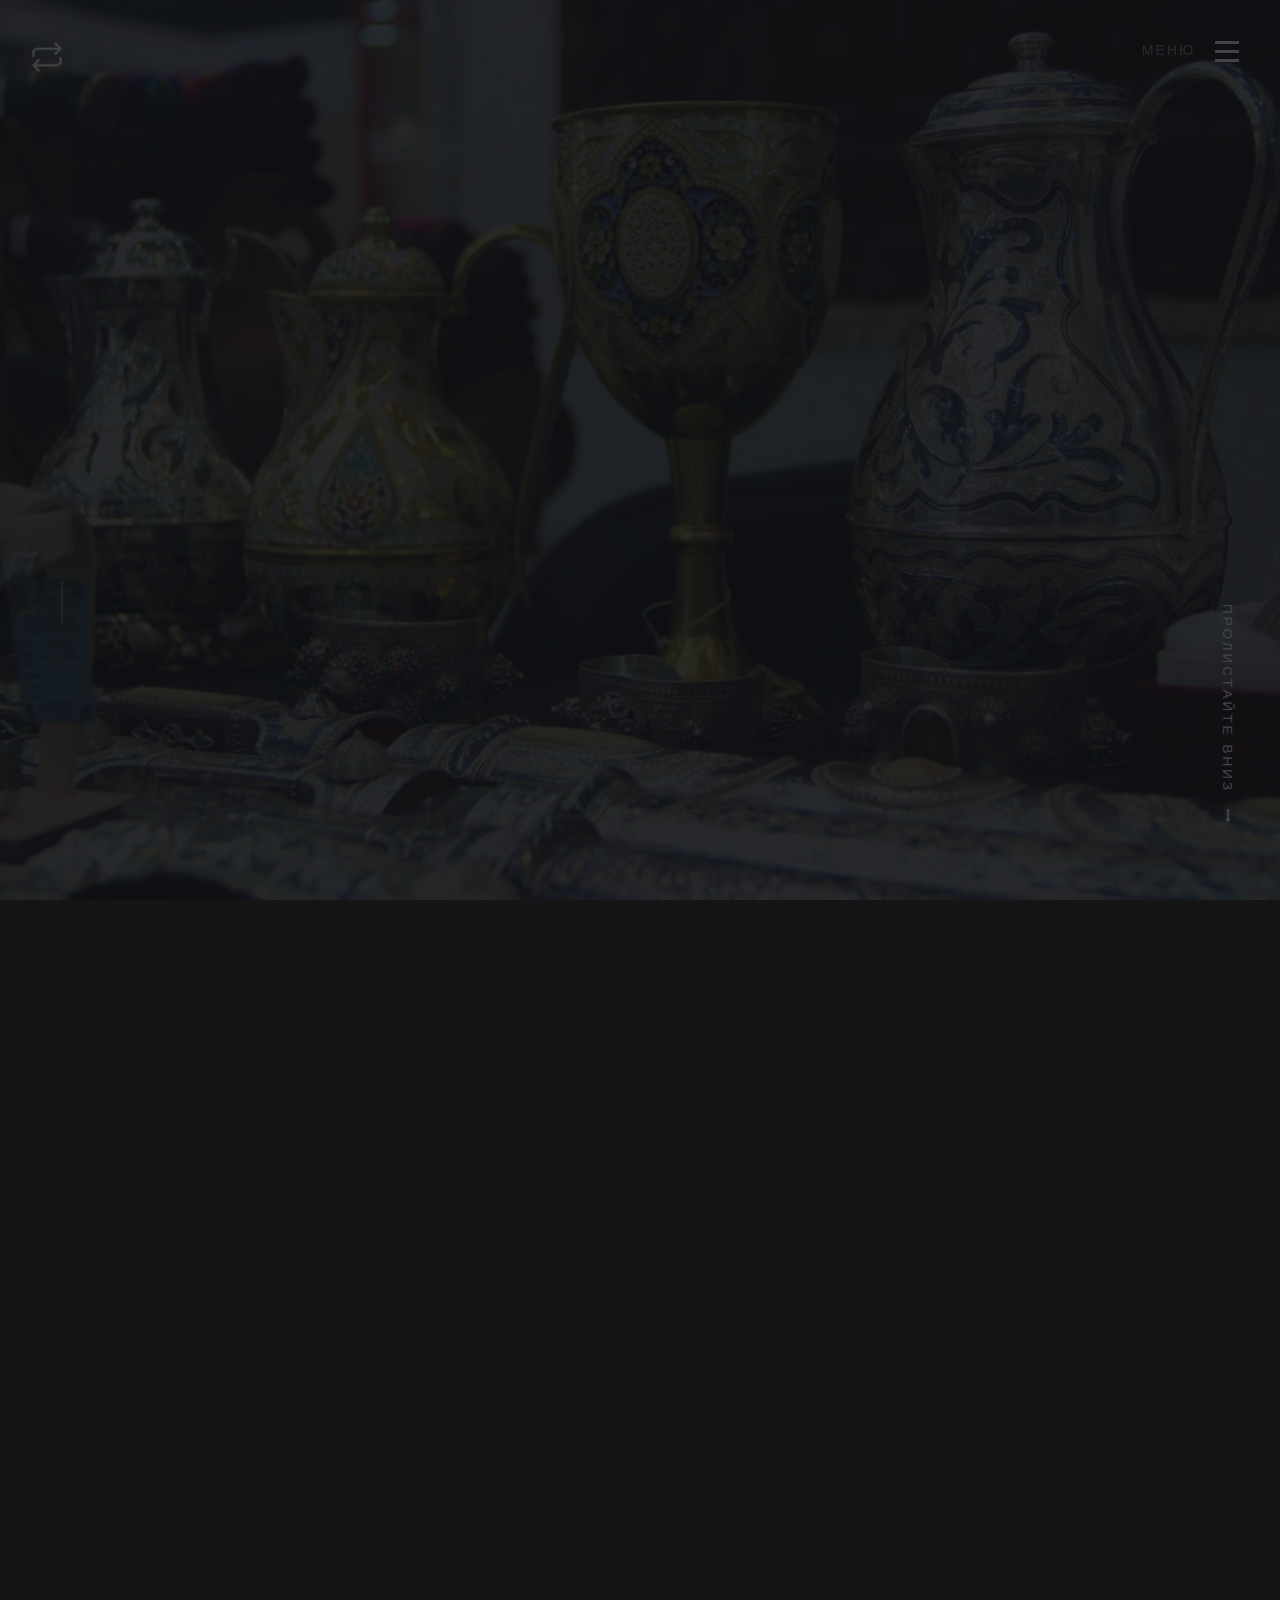
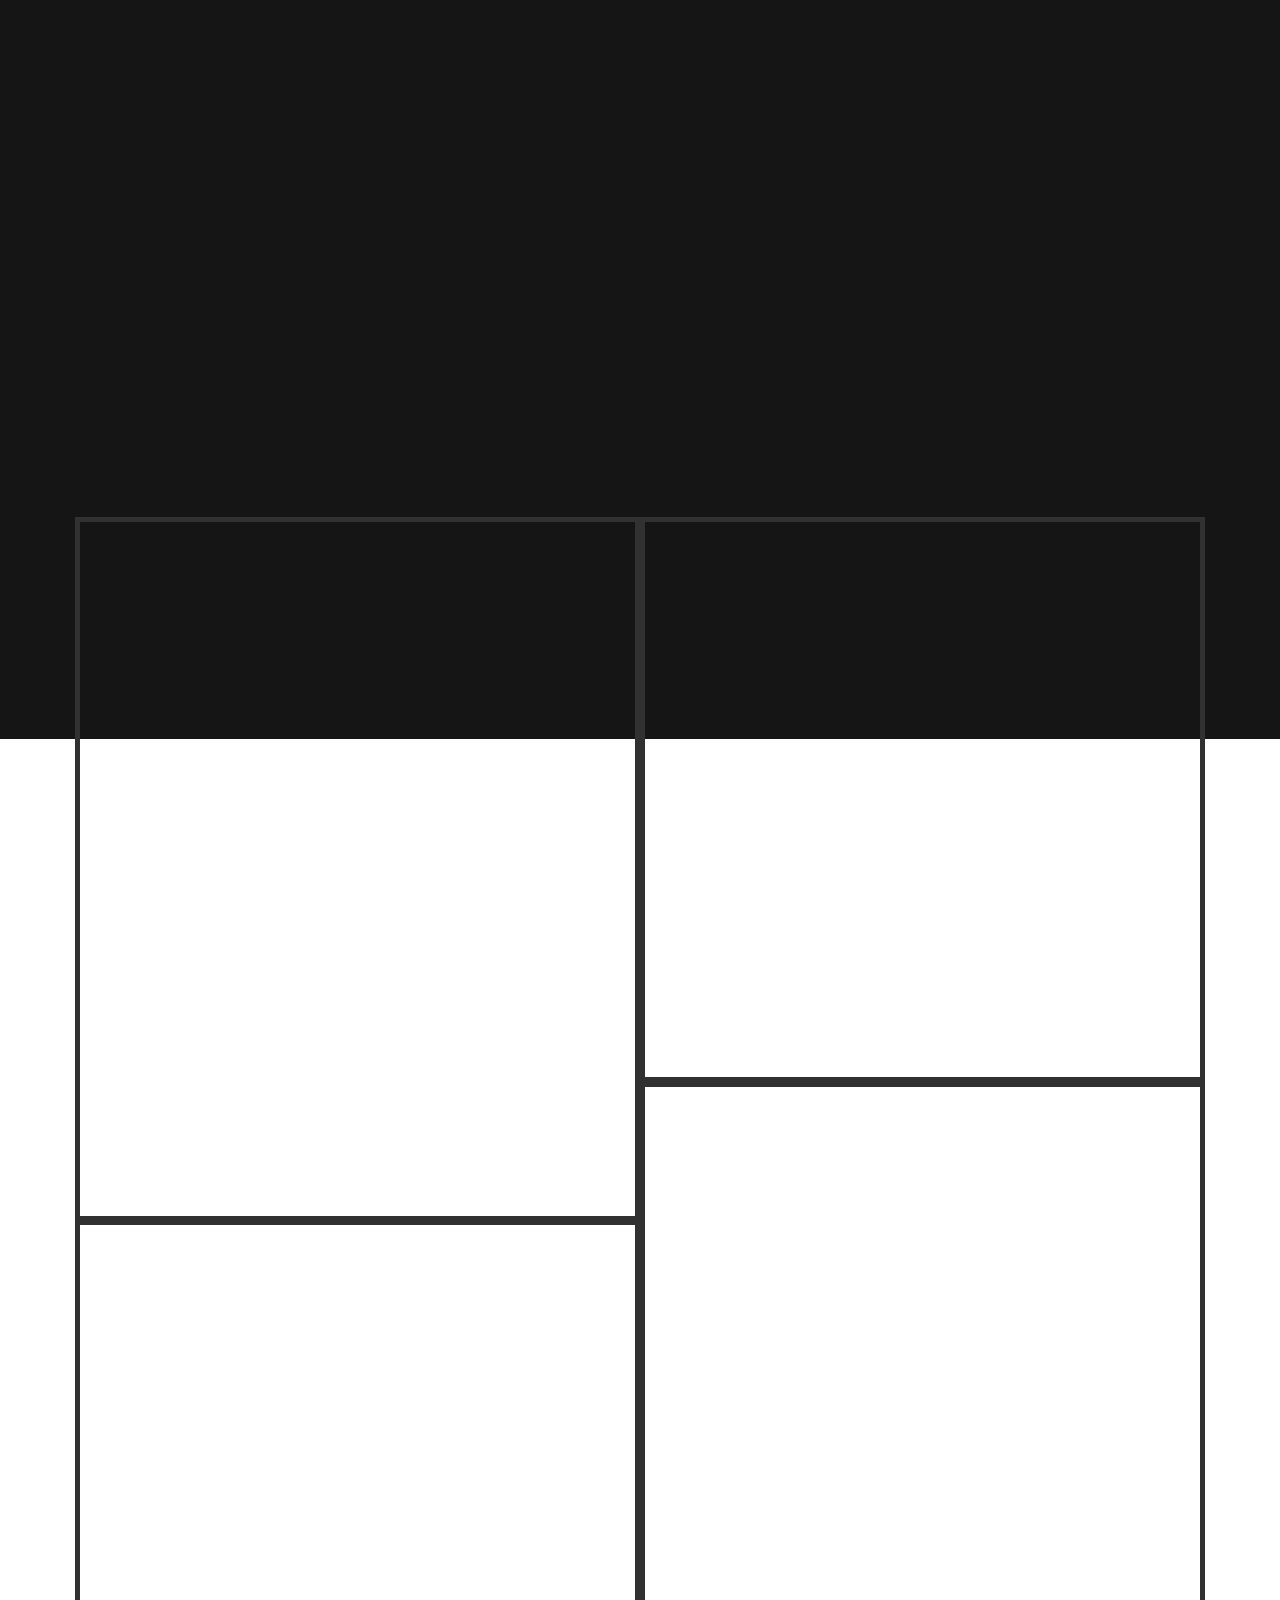
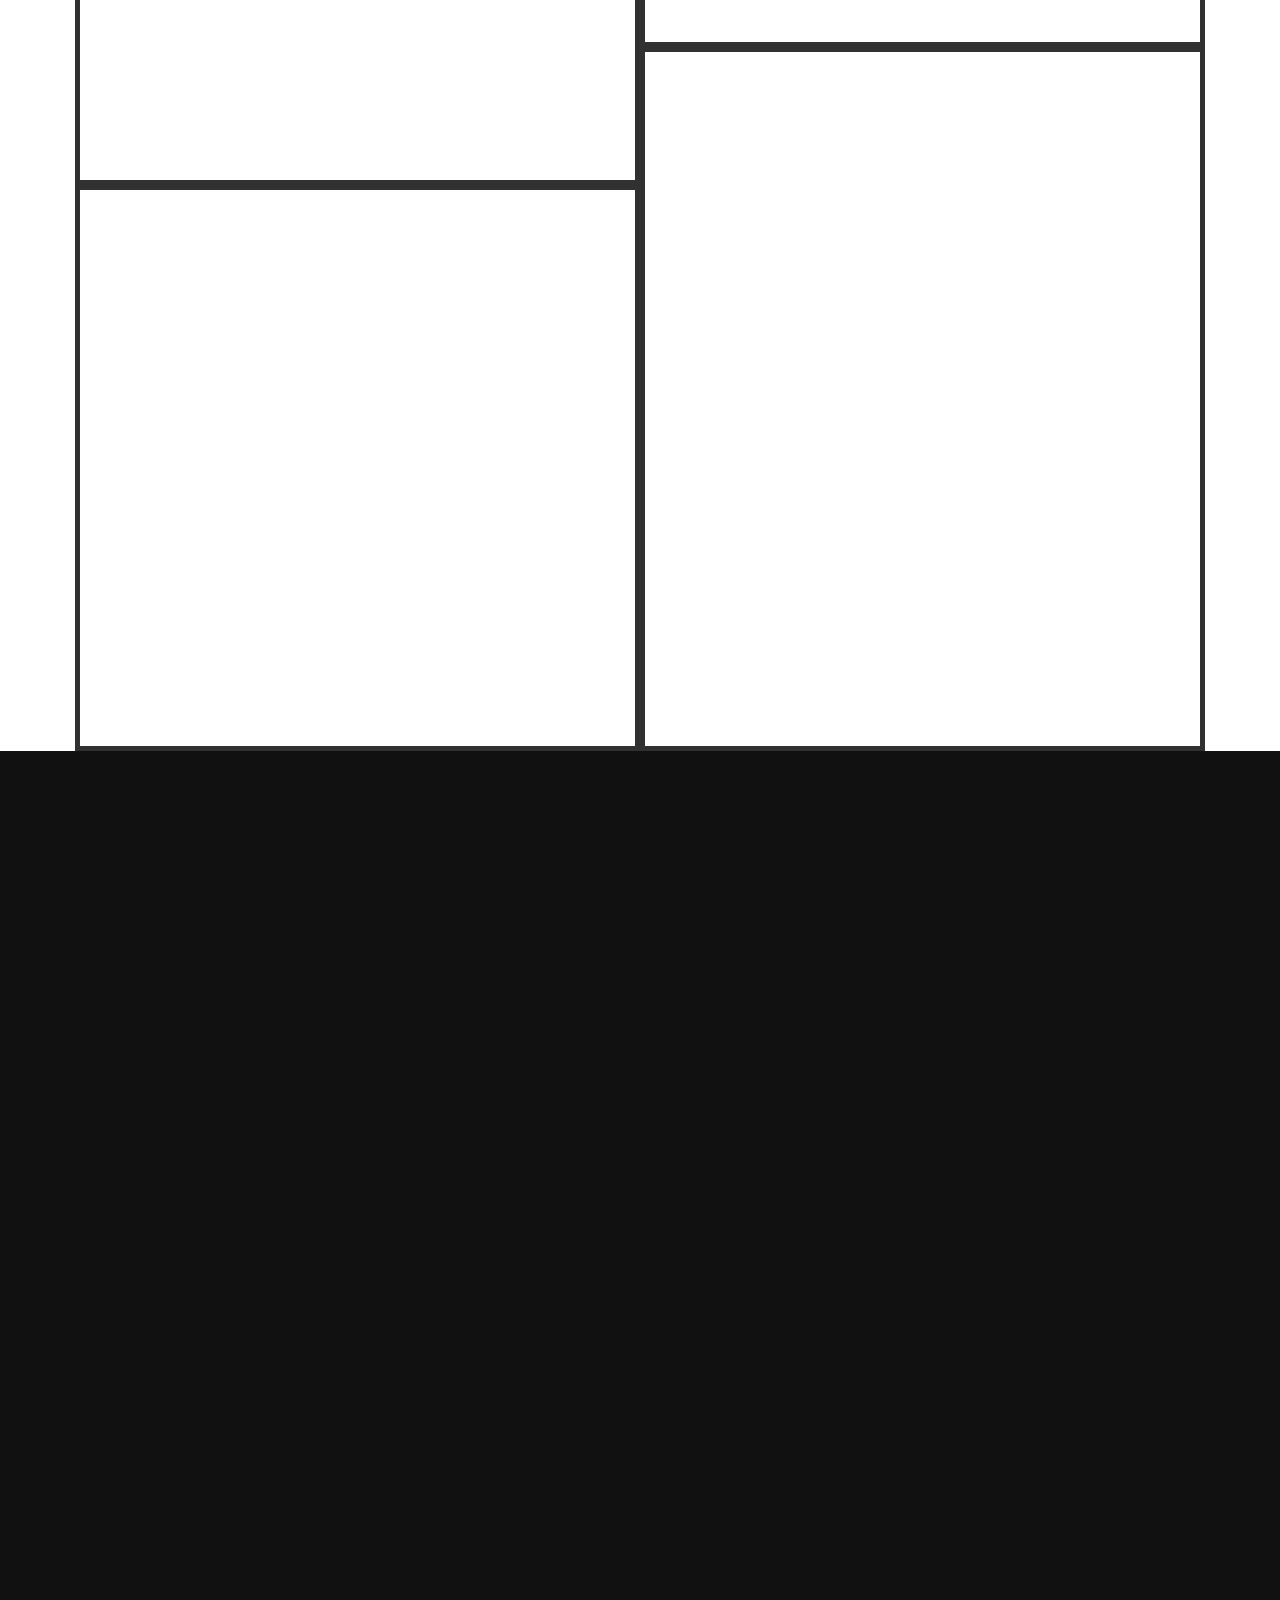
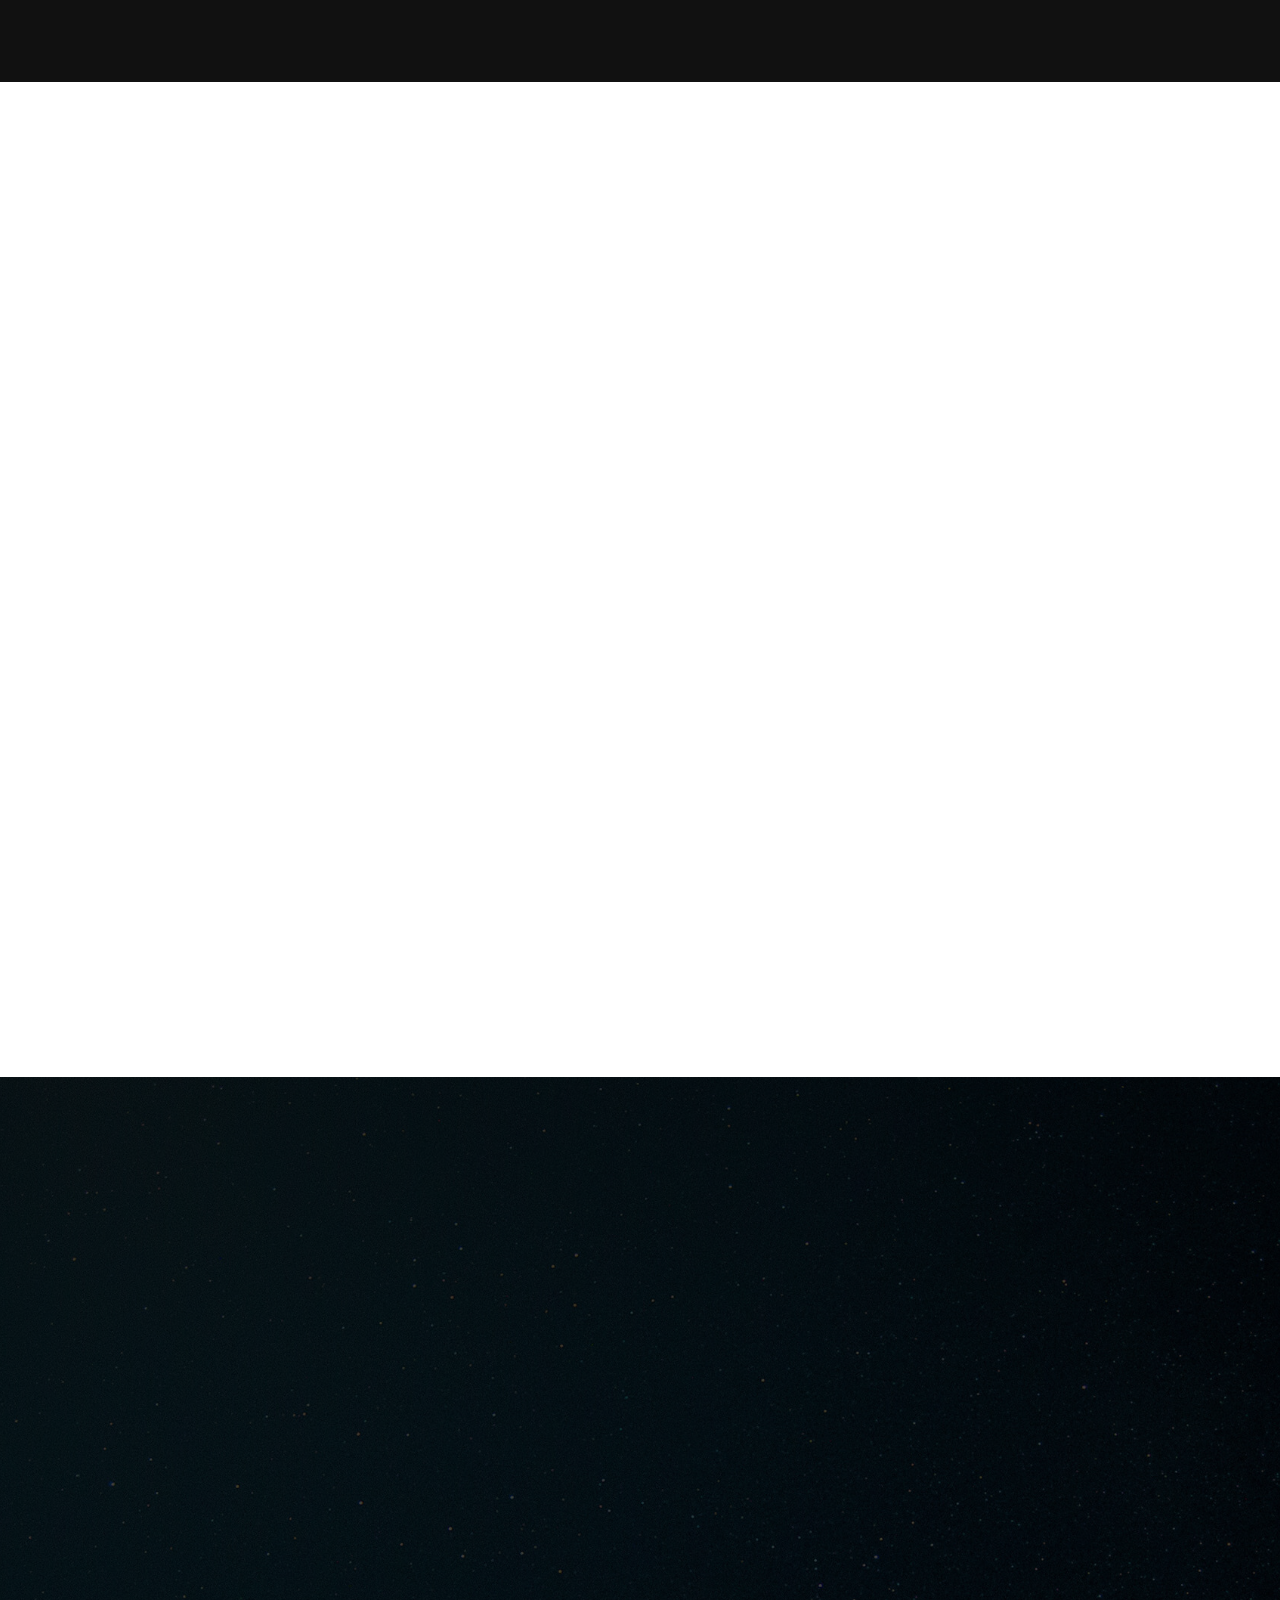
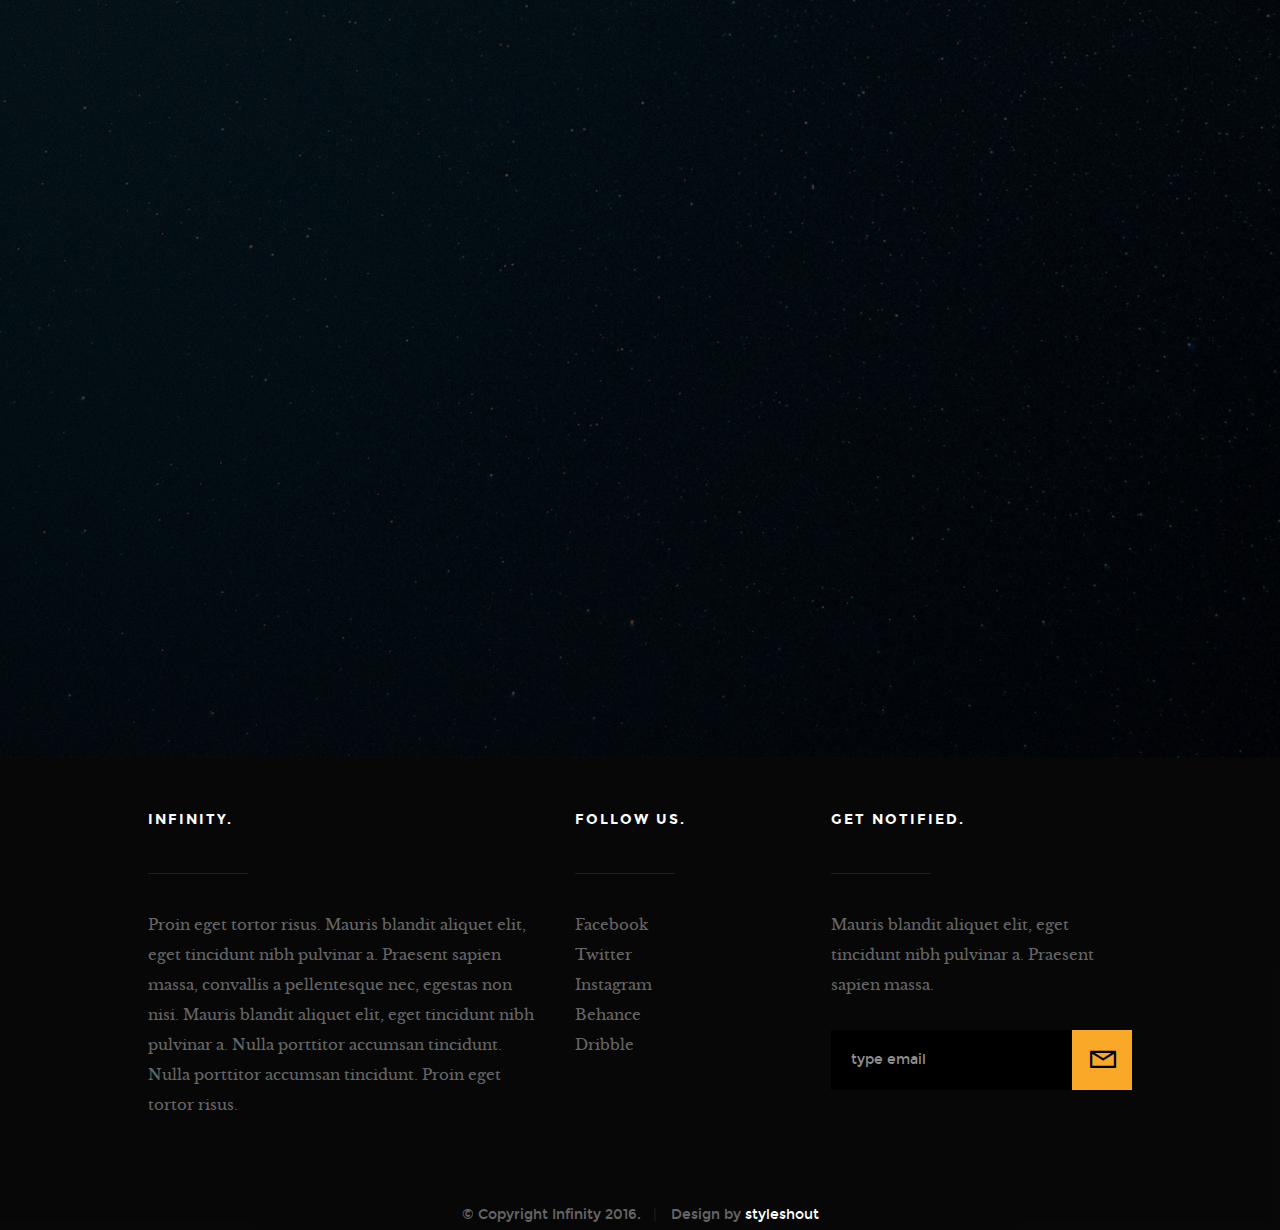
<file: index_reserve.html>
<!DOCTYPE html>
<!--[if IE 8 ]><html class="no-js oldie ie8" lang="en"> <![endif]-->
<!--[if IE 9 ]><html class="no-js oldie ie9" lang="en"> <![endif]-->
<!--[if (gte IE 9)|!(IE)]><!--><html class="no-js" lang="en"> <!--<![endif]-->
<head>

   <!--- basic page needs
   ================================================== -->
   <meta charset="utf-8">
	<title>Народные промыслы</title>
	<meta name="description" content="">  
	<meta name="author" content="">

   <!-- mobile specific metas
   ================================================== -->
	<meta name="viewport" content="width=device-width, initial-scale=1, maximum-scale=1">

 	<!-- CSS
   ================================================== -->
   <link rel="stylesheet" href="css/base.css">
   <link rel="stylesheet" href="css/vendor.css">  
   <link rel="stylesheet" href="css/main.css">  

   <!-- script
   ================================================== -->
	<script src="js/modernizr.js"></script>
	<script src="js/pace.min.js"></script>

   <!-- favicons
	================================================== -->
	<link rel="shortcut icon" href="rgb.png" type="image/x-icon">
	<link rel="icon" href="rgb.png" type="image/x-icon">

</head>

<body id="top">

	<!-- header 
   ================================================== -->
   <header> 

   	<div class="header-logo">
	      <a href="index.html">Infinity</a>
	   </div> 

		<a id="header-menu-trigger" href="#0">
		 	<span class="header-menu-text">Меню</span>
		  	<span class="header-menu-icon"></span>
		</a> 

		<nav id="menu-nav-wrap">

			<a href="#0" class="close-button" title="close"><span>Close</span></a>	

	   	<h3>Содержание</h3>  

			<ul class="nav-list">
				<li class="current"><a class="smoothscroll" href="#home" title="">Заголовок</a></li>
				<li><a class="smoothscroll" href="#about" title="">Аннотация</a></li>
				<li><a class="smoothscroll" href="#services" title="">Пролистайте</a></li>
				<li><a class="smoothscroll" href="#portfolio" title="">Works</a></li>
				<li><a class="smoothscroll" href="#contact" title="">Контакты</a></li>						
			</ul>	

			<p class="sponsor-text">
				Looking for an awesome and reliable webhosting? Try <a href="http://www.dreamhost.com/r.cgi?287326|STYLESHOUT">DreamHost</a>.
				Get <span>$50 off</span> when you sign up with the promocode <span>styleshout</span>. 
				<!-- Simply type	the promocode in the box labeled “Promo Code” when placing your order. -->
			</p>			

			<ul class="header-social-list">
	         <li>
	         	<a href="#"><i class="fa fa-facebook-square"></i></a>
	         </li>
	         <li>
	         	<a href="#"><i class="fa fa-twitter"></i></a>
	         </li>
	         <li>
	         	<a href="#"><i class="fa fa-instagram"></i></a>
	         </li>
            <li>
            	<a href="#"><i class="fa fa-behance"></i></a>
            </li>
	         <li>
	         	<a href="#"><i class="fa fa-dribbble"></i></a>
	         </li>	         
	      </ul>		

		</nav>  <!-- end #menu-nav-wrap -->

	</header> <!-- end header -->  


   <!-- home
   ================================================== -->
   <section id="home">

   	<div class="overlay"></div>

   	<div class="home-content-table">	
		   <div class="home-content-tablecell">
		   	<div class="row">
		   		<div class="col-twelve">		   			
			  		
			  				<h3 class="animate-intro">
								ГАУ РД "Центр поддержки предпринимательства республики Дагестан"<br>
								Центр народных художественных промыслов

							</h3>
				  			<h1 class="animate-intro">
							Народные художественные <br>
							промыслы Дагестана
				  			</h1>	

				  			<div class="more animate-intro">
				  				<a class="smoothscroll button stroke" href="#about">
				  					Подробнее
				  				</a>
				  			</div>							

			  		</div> <!-- end col-twelve --> 
		   	</div> <!-- end row --> 
		   </div> <!-- end home-content-tablecell --> 		   
		</div> <!-- end home-content-table -->

		<ul class="home-social-list">
	      <li class="animate-intro">
	        	<a href="#"><i class="fa fa-facebook-square"></i></a>
	      </li>
	      <li class="animate-intro">
	        	<a href="#"><i class="fa fa-twitter"></i></a>
	      </li>
	      <li class="animate-intro">
	        	<a href="#"><i class="fa fa-instagram"></i></a>
	      </li>
         <li class="animate-intro">
           	<a href="#"><i class="fa fa-behance"></i></a>
         </li>
	      <li class="animate-intro">
	        	<a href="#"><i class="fa fa-dribbble"></i></a>
	      </li>	      
	   </ul> <!-- end home-social-list -->	

		<div class="scrolldown">
			<a href="#about" class="scroll-icon smoothscroll">		
		   	Пролистайте вниз		   	
		   	<i class="fa fa-long-arrow-right" aria-hidden="true"></i>
			</a>
		</div>			
   
   </section> <!-- end home -->





   <!-- portfolio
   ================================================== -->
   <section id="portfolio">
   	
   	<div class="intro-wrap">

   		<div class="row narrow section-intro with-bottom-sep animate-this">
	   		<div class="col-twelve">
	   			<h3>Народные художественное промыслы Дагестана</h3>
		   		<h1>Изделия Унцукульских мастеров</h1>  			
		   		
		   		<p class="lead">
					Изящество унцукульских вещей скрывает в себе сложность и трудоемкость их изготовления: орнамент возникает из тысяч движений резца и ударов молоточка, вбивающего тончайшие мельхиоровые и серебряные пластинки в твердую, непокорную поверхность кизила, боярышника и абрикоса.
					<br>
					Более двухсот лет назад зародился промысел — унцукульская орнаментальная насечка и инкрустация металлом по дереву. Сначала из тростника унцукульцы изготовляли кнутовища, ручки для нагаек, трости. Позже эти изделия стали инкрустировать металлом (медь, серебро, мельхиор), а также костью, рогом, бирюзой.
					<br>
					Сейчас для насечки и инкрустации применяется кизиловая, боярышниковая и абрикосовая древесина, которая прочно удерживает кусочки металла.
					<br>
					Элементы узора насечки и их сочетания поныне сохранили определенные названия. Линии, исходящие веером из одной точки, называются «птичьим следом», зигзагообразный узор — «улицей» и т. д. Основные элементы орнамента располагаются по окружности, так как в основе рисунка лежит триада — орнаментальный мотив, традиционные композиционные принципы, четко фиксированная, стойкая композиционная структура, получившая название «ишан» (узор).
					<br>
					В арсенале унцукульских мастеров: трости, курительные трубки, блюда, декоративные вазы, панно, кувшины, наборы для вина, журнальные столики, письменные приборы, кинжалы, подсвечники, шкатулки и т.д.
					<br>
					Традиционные для унцукульских мастеров узоры геометрического и растительного орнамента, сверкающие серебром на темной поверхности полированного с великолепной текстурой дерева, придают изделиям царственную роскошь и благородство.
				</p>	   			
	   		</div>   		
	   	</div> <!-- end row section-intro -->   		

   	</div> <!-- end intro-wrap -->   	

   	<div class="row portfolio-content">
   		<div class="col-twelve">
   			<div id="folio-wrap" class="bricks-wrapper">					

   				<div class="brick folio-item">
	               <div class="item-wrap animate-this" data-src="images/portfolio/gallery/g-shutterbug.jpg" data-sub-html="#01" > 	
	                  <a href="#" class="overlay">
	                  	<img src="images/portfolio/shutterbug.jpg" alt="Skaterboy">	                     
	                     <div class="item-text">
	                     	<span class="folio-types">
		     					      Web Development
		     					   </span>
		     					   <h3 class="folio-title">Shutterbug</h3>	     					   
		     					</div>                                        
	                  </a>
	                  <a href="https://www.behance.net/" class='details-link' title="details">
	                  	<i class="icon-link"></i>
	                  </a>
	               </div> <!-- end item-wrap -->
						
						<div id="01" class='hide'>
							<h4>Shutterbug</h4>
							<p>Lorem ipsum Dolor deserunt labore sint officia. Magna et aute enim proident tempor sunt quis nulla voluptate fugiat velit. <a href="https://www.behance.net/">Details</a></p>
						</div>
	        		</div> <!-- end folio-item -->

	        		<div class="brick folio-item">
	               <div class="item-wrap animate-this" data-src="images/portfolio/gallery/g-yellowwall.jpg" data-sub-html="#02"> 	
	                  <a href="#" class="overlay">
	                  	<img src="images/portfolio/yellowwall.jpg" alt="Shutterbug">	                     
	                     <div class="item-text">
	                     	<span class="folio-types">
		     					      Marketing
		     					   </span>
		     					   <h3 class="folio-title">Yellow Wall</h3>  	     					   
		     					</div>                                        
	                  </a>
	                  <a href="https://www.behance.net/" class='details-link' title="details">
	                  	<i class="icon-link"></i>
	                  </a>
	               </div> <!-- end item-wrap -->

	               <div id="02" class='hide'>
							<h4>Yellow Wall</h4>
							<p>Lorem ipsum Dolor deserunt labore sint officia. Magna et aute enim proident tempor sunt quis nulla voluptate fugiat velit. <a href="https://www.behance.net/">Details</a></p>
						</div>	               
	        		</div> <!-- end folio-item -->

	        		<div class="brick folio-item">
	               <div class="item-wrap animate-this" data-src="images/portfolio/gallery/g-architecture.jpg" data-sub-html="#03" >   	
	                  <a href="#" class="overlay">
	                  	<img src="images/portfolio/architecture.jpg" alt="Explore">	                     
	                     <div class="item-text">	                     		     					    
		     					   <span class="folio-types">
		     					      Web Design
		     					   </span>
		     					   <h3 class="folio-title">Architecture</h3>
		     					</div>                                        
	                  </a>
	                  <a href="https://www.behance.net/" class='details-link' title="details">
	                  	<i class="icon-link"></i>
	                  </a>
	               </div> <!-- end item-wrap -->	

	               <div id="03" class='hide'>
							<h4>Architecture</h4>
							<p>Lorem ipsum Dolor deserunt labore sint officia. Magna et aute enim proident tempor sunt quis nulla voluptate fugiat velit. <a href="https://www.behance.net/">Details</a></p>
						</div>               
	        		</div> <!-- end folio-item -->

					<div class="brick folio-item">
	               <div class="item-wrap animate-this"  data-src="images/portfolio/gallery/g-minimalismo.jpg"  data-sub-html="#04" >
	                  <a href="#" class="overlay">
	                  	<img src="images/portfolio/minimalismo.jpg" alt="Minimalismo">	                     
	                     <div class="item-text">	     					    
		     					   <span class="folio-types">
		     					      Web Design
		     					   </span>
		     					   <h3 class="folio-title">Minimalismo</h3>
		     					</div>                                        
	                  </a>
	                  <a href="https://www.behance.net/" class='details-link' title="details">
	                  	<i class="icon-link"></i>
	                  </a>
	               </div> <!-- end item-wrap -->

	               <div id="04" class='hide'>
							<h4>Minimalismo</h4>
							<p>Lorem ipsum Dolor deserunt labore sint officia. Magna et aute enim proident tempor sunt quis nulla voluptate fugiat velit. <a href="https://www.behance.net/">Details</a></p>
						</div>  	               
	        		</div> <!-- end folio-item -->

					<div class="brick folio-item">
	               <div class="item-wrap animate-this"  data-src="images/portfolio/gallery/g-skaterboy.jpg"  data-sub-html="#05" >  	
	                  <a href="#" class="overlay">
	                  	<img src="images/portfolio/skaterboy.jpg" alt="Bicycle">	                     
	                     <div class="item-text">	     					    
		     					   <span class="folio-types">
		     					      Branding
		     					   </span>
		     					   <h3 class="folio-title">Skaterboy</h3>
		     					</div>                                        
	                  </a>
	                  <a href="https://www.behance.net/" class='details-link' title="details">
	                  	<i class="icon-link"></i>
	                  </a>
	               </div> <!-- end item-wrap -->

	               <div id="05" class='hide'>
							<h4>Skaterboy</h4>
							<p>Lorem ipsum Dolor deserunt labore sint officia. Magna et aute enim proident tempor sunt quis nulla voluptate fugiat velit. <a href="https://www.behance.net/">Details</a></p>
						</div>	               
	        		</div> <!-- end folio-item -->
	           
					<div class="brick folio-item">
	               <div class="item-wrap animate-this"  data-src="images/portfolio/gallery/g-salad.jpg"  data-sub-html="#06">     	
	                  <a href="#" class="overlay">
	                  	<img src="images/portfolio/salad.jpg" alt="Salad">	                     
	                     <div class="item-text">	     					    
		     					   <span class="folio-types">
		     					      Branding
		     					   </span>
		     					   <h3 class="folio-title">Salad</h3>
		     					</div>                                        
	                  </a>
	                  <a href="https://www.behance.net/" class='details-link' title="details">
	                  	<i class="icon-link"></i>
	                  </a>
	               </div> <!-- end item-wrap -->

	               <div id="06" class='hide'>
							<h4>Salad</h4>
							<p>Lorem ipsum Dolor deserunt labore sint officia. Magna et aute enim proident tempor sunt quis nulla voluptate fugiat velit. <a href="www.behance.net">Details</a></p>
						</div>	               
	        		</div> <!-- end folio-item -->   				

   			</div> <!-- end folio-wrap -->
   		</div> <!-- end twelve -->
   	</div> <!-- end portfolio-content -->   	

   </section>  <!-- end portfolio -->



		<div class="overlay"></div>
		<div class="gradient-overlay"></div>
		
		<div class="row narrow section-intro with-bottom-sep animate-this">
			<div class="col-full">
				
					<h3>Services</h3>
				   <h1>What We Do.</h1>
				
				   <p class="lead">Lorem ipsum Elit ut consequat veniam eu nulla nulla reprehenderit reprehenderit sit velit in cupidatat ex aliquip ut cupidatat Excepteur tempor id irure sed dolore sint sunt voluptate ullamco nulla qui Duis qui culpa voluptate enim ea aute qui veniam in irure et nisi nostrud deserunt est officia minim.</p>
				
		   </div> <!-- end col-full -->
		</div> <!-- end row -->
 
		<div class="row services-content">
 
			<div class="services-list block-1-2 block-tab-full group">
 
			   <div class="bgrid service-item animate-this">	
 
				   <span class="icon"><i class="icon-paint-brush"></i></span>            
 
				 <div class="service-content">
					 <h3 class="h05">Branding</h3>
 
					 <p>Sed ut perspiciatis unde omnis iste natus error sit voluptatem accusantium doloremque laudantium, totam rem aperiam, eaque ipsa quae ab illo inventore veritatis et quasi architecto beatae vitae dicta sunt explicabo. Nemo enim ipsam voluptatem quia voluptas sit aspernatur aut odit aut fugit.
					  </p>	         		
				  </div> 	         	 
 
				 </div> <!-- end bgrid -->
 
				 <div class="bgrid service-item animate-this">	
 
					 <span class="icon"><i class="icon-earth"></i></span>                          
 
				 <div class="service-content">	
					 <h3 class="h05">Web Design</h3>  
 
					 <p>Sed ut perspiciatis unde omnis iste natus error sit voluptatem accusantium doloremque laudantium, totam rem aperiam, eaque ipsa quae ab illo inventore veritatis et quasi architecto beatae vitae dicta sunt explicabo. Nemo enim ipsam voluptatem quia voluptas sit aspernatur aut odit aut fugit.
					  </p>	         		
				 </div>	                          
 
				</div> <!-- end bgrid -->
 
				<div class="bgrid service-item animate-this">
 
					<span class="icon"><i class="icon-lego-block"></i></span>		            
 
				 <div class="service-content">
					 <h3 class="h05">Web Development</h3>
 
					 <p>Sed ut perspiciatis unde omnis iste natus error sit voluptatem accusantium doloremque laudantium, totam rem aperiam, eaque ipsa quae ab illo inventore veritatis et quasi architecto beatae vitae dicta sunt explicabo. Nemo enim ipsam voluptatem quia voluptas sit aspernatur aut odit aut fugit.
						 </p>
				 </div> 	            	               
 
				</div> <!-- end bgrid -->
 
				 <div class="bgrid service-item animate-this">
 
					 <span class="icon"><i class="icon-megaphone"></i></span>	              
 
				 <div class="service-content">
					 <h3 class="h05">Marketing</h3>
 
					 <p>Sed ut perspiciatis unde omnis iste natus error sit voluptatem accusantium doloremque laudantium, totam rem aperiam, eaque ipsa quae ab illo inventore veritatis et quasi architecto beatae vitae dicta sunt explicabo. Nemo enim ipsam voluptatem quia voluptas sit aspernatur aut odit aut fugit.
					  </p>	         		
				 </div>                
 
				 </div> <!-- end bgrid -->			   
 
		   </div> <!-- end services-list -->
			
		</div> <!-- end services-content -->   			
 
	</section> <!-- end services -->
   <!-- Testimonials Section
   ================================================== -->
   <section id="testimonials">

   	<div class="row">
   		<div class="col-twelve">
   			<h2 class="animate-this">What They Say About Us.</h2>
   		</div>   		
   	</div>   	

      <div class="row flex-container">
    
         <div id="testimonial-slider" class="flex-slider animate-this">

            <ul class="slides">

               <li>
                  <p>
                  Your work is going to fill a large part of your life, and the only way to be truly satisfied is
                  to do what you believe is great work. And the only way to do great work is to love what you do.
                  If you haven't found it yet, keep looking. Don't settle. As with all matters of the heart, you'll know when you find it.
                  </p> 

                  <div class="testimonial-author">
                    	<img src="images/avatars/user-02.jpg" alt="Author image">
                    	<div class="author-info">
                    		Steve Jobs
                    		<span class="position">CEO, Apple.</span>
                    	</div>
                  </div>                 
             	</li> <!-- end slide -->

               <li>
                  <p>
                  This is Photoshop's version  of Lorem Ipsum. Proin gravida nibh vel velit auctor aliquet.
                  Aenean sollicitudin, lorem quis bibendum auctor, nisi elit consequat ipsum, nec sagittis sem
                  nibh id elit. Duis sed odio sit amet nibh vulputate cursus a sit amet mauris.    
                  </p>

               	<div class="testimonial-author">
                    	<img src="images/avatars/user-03.jpg" alt="Author image">
                    	<div class="author-info">
                    		John Doe
                    		<span>CEO, ABC Corp.</span>
                    	</div>
                  </div>                                         
               </li> <!-- end slide -->

            </ul> <!-- end slides -->

         </div> <!-- end testimonial-slider -->         
        
      </div> <!-- end flex-container -->

   </section> <!-- end testimonials -->


	<!-- stats
   ================================================== -->
   <section id="clients">

		<div class="row animate-this">
			<div class="col-twelve">

				<div class="client-lists owl-carousel">
  					<div><img src="images/clients/mozilla.png" alt=""></div>
  					<div><img src="images/clients/bower.png" alt=""></div>
  					<div><img src="images/clients/codepen.png" alt=""></div>
  					<div><img src="images/clients/envato.png" alt=""></div>
  					<div><img src="images/clients/firefox.png" alt=""></div>
  					<div><img src="images/clients/grunt.png" alt=""></div>
  					<div><img src="images/clients/evernote.png" alt=""></div>
  					<div><img src="images/clients/github.png" alt=""></div>
  					<div><img src="images/clients/joomla.png" alt=""></div>
  					<div><img src="images/clients/jQuery.png" alt=""></div>
  					<div><img src="images/clients/wordpress.png" alt=""></div>
				</div>
				
			</div> <!-- end col-twelve -->
		</div> <!-- end row -->

   </section> <!-- end clients -->


	<!-- contact
   ================================================== -->
   <section id="contact">

      <div class="overlay"></div>

		<div class="row narrow section-intro with-bottom-sep animate-this">
   		<div class="col-twelve">
   			<h3>Contact</h3>
   			<h1>Get In Touch.</h1>

   			<p class="lead">Quisque velit nisi, pretium ut lacinia in, elementum id enim. Curabitur arcu erat, accumsan id imperdiet et, porttitor at sem. Lorem ipsum dolor sit amet, consectetur adipiscing elit. Praesent sapien massa, convallis a pellentesque nec, egestas non nisi.</p>
   		</div> 
   	</div> <!-- end section-intro -->

   	<div class="row contact-content">

   		<div class="col-seven tab-full animate-this">

   			<h5>Send Us A Message</h5>

            <!-- form -->
            <form name="contactForm" id="contactForm" method="post">     			

               <div class="form-field">
 					   <input name="contactName" type="text" id="contactName" placeholder="Name" value="" minlength="2" required="">
               </div>

               <div class="row">
                 	<div class="col-six tab-full">
                 		<div class="form-field">
                 			<input name="contactEmail" type="email" id="contactEmail" placeholder="Email" value="" required="">
                 		</div>		      			   
		            </div>
	            	<div class="col-six tab-full">	            
	            		<div class="form-field">
	            			<input name="contactSubject" type="text" id="contactSubject" placeholder="Subject" value="">
	                  </div>		     				   
		            </div>
               </div>
                                         
               <div class="form-field">
	              	<textarea name="contactMessage" id="contactMessage" placeholder="message" rows="10" cols="50" required=""></textarea>
	            </div> 

               <div class="form-field">
                  <button class="submitform">Submit</button>

                  <div id="submit-loader">
                     <div class="text-loader">Sending...</div>                             
       			      <div class="s-loader">
							  	<div class="bounce1"></div>
							  	<div class="bounce2"></div>
							  	<div class="bounce3"></div>
							</div>
						</div>
               </div>

      		</form> <!-- end form -->

            <!-- contact-warning -->
            <div id="message-warning"></div> 

            <!-- contact-success -->
      		<div id="message-success">
               <i class="fa fa-check"></i>Your message was sent, thank you!<br>
      		</div>

         </div> <!-- end col-seven --> 

         <div class="col-four tab-full contact-info end animate-this">

         	<h5>Contact Information</h5>

         	<div class="cinfo">
	   			<h6>Where to Find Us</h6>
	   			<p>
	            	1600 Amphitheatre Parkway<br>
	            	Mountain View, CA<br>
	            	94043 US
	            </p>
	   		</div> <!-- end cinfo -->

	   		<div class="cinfo">
	   			<h6>Email Us At</h6>
	   			<p>
	   				someone@infinitysite.com<br>
				   	info@infinitysite.com			     
				   </p>
	   		</div> <!-- end cinfo -->

	   		<div class="cinfo">
	   			<h6>Call Us At</h6>
	   			<p>
	   				Phone: (+63) 555 1212<br>
				   	Mobile: (+63) 555 0100<br>
				     	Fax: (+63) 555 0101
				   </p>
	   		</div>

         </div> <!-- end cinfo --> 

   	</div> <!-- end row contact-content -->
		
	</section> <!-- end contact -->


	<!-- footer
   ================================================== -->
	<footer>
     	<div class="footer-main">

   		<div class="row">  

	      	<div class="col-five tab-full footer-about">       

	            <h4 class="h05">Infinity.</h4>

	            <p>Proin eget tortor risus. Mauris blandit aliquet elit, eget tincidunt nibh pulvinar a. Praesent sapien massa, convallis a pellentesque nec, egestas non nisi. Mauris blandit aliquet elit, eget tincidunt nibh pulvinar a. Nulla porttitor accumsan tincidunt. Nulla porttitor accumsan tincidunt. Proin eget tortor risus.</p>	            

		      </div> <!-- end footer-about -->

	      	<div class="col-three tab-full footer-social">

	      		<h4 class="h05">Follow Us.</h4>

	      		<ul class="list-links">
	      			<li><a href="#">Facebook</a></li>
						<li><a href="#">Twitter</a></li>
						<li><a href="#">Instagram</a></li>
						<li><a href="#">Behance</a></li>
						<li><a href="#">Dribble</a></li>						
					</ul>

	      	</div> <!-- end footer-social -->  

	      	<div class="col-four tab-full footer-subscribe end">

	      		<h4 class="h05">Get Notified.</h4>

	      		<p>Mauris blandit aliquet elit, eget tincidunt nibh pulvinar a. Praesent sapien massa.</p>

	      		<div class="subscribe-form">
	      	
	      			<form id="mc-form" class="group" novalidate="true">

							<input type="email" value="" name="dEmail" class="email" id="mc-email" placeholder="type email" required=""> 
	   		
			   			<!-- <input type="submit" name="subscribe" > -->
			   			<button><i class="icon-mail"></i></button>
		   	
		   				<label for="mc-email" class="subscribe-message"></label>
			
						</form>

	      		</div>
	      	           	
	      	</div> <!-- end footer-subscribe -->      	    

	      </div> <!-- end row -->

   	</div> <!-- end footer-main -->

   	<div class="footer-bottom">

      	<div class="row">

      		<div class="col-twelve">
	      		<div class="copyright">
		         	<span>© Copyright Infinity 2016.</span> 
		         	<span>Design by <a href="http://www.styleshout.com/">styleshout</a></span>		         	
		         </div>		               
	      	</div>

      	</div>   	

      </div> <!-- end footer-bottom -->

      <div id="go-top">
		   <a class="smoothscroll" title="Back to Top" href="#top">
		   	<i class="fa fa-long-arrow-up" aria-hidden="true"></i>
		   </a>
		</div>		
   </footer>

   <div id="preloader"> 
    	<div id="loader"></div>
   </div> 

   <!-- Java Script
   ================================================== --> 
   <script src="js/jquery-2.1.3.min.js"></script>
   <script src="js/plugins.js"></script>
   <script src="js/main.js"></script>

</body>

</html>
</file>
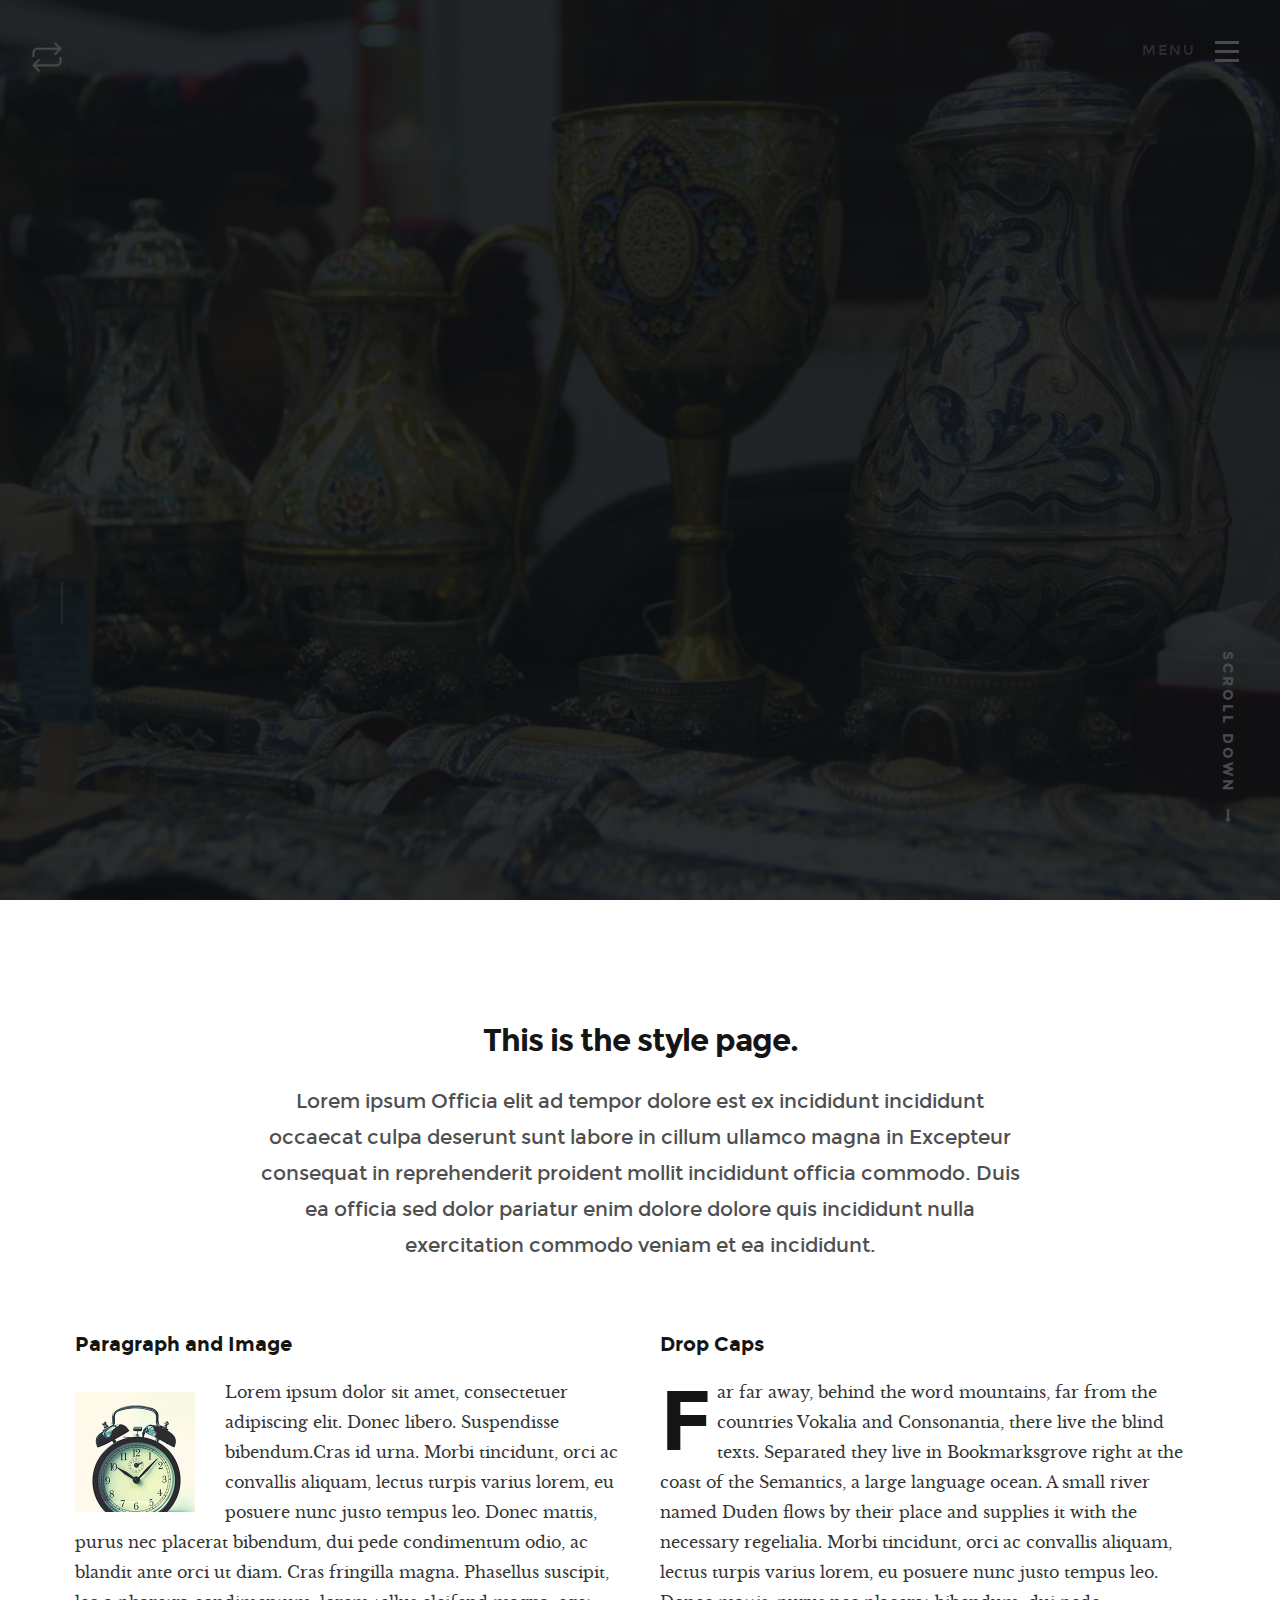
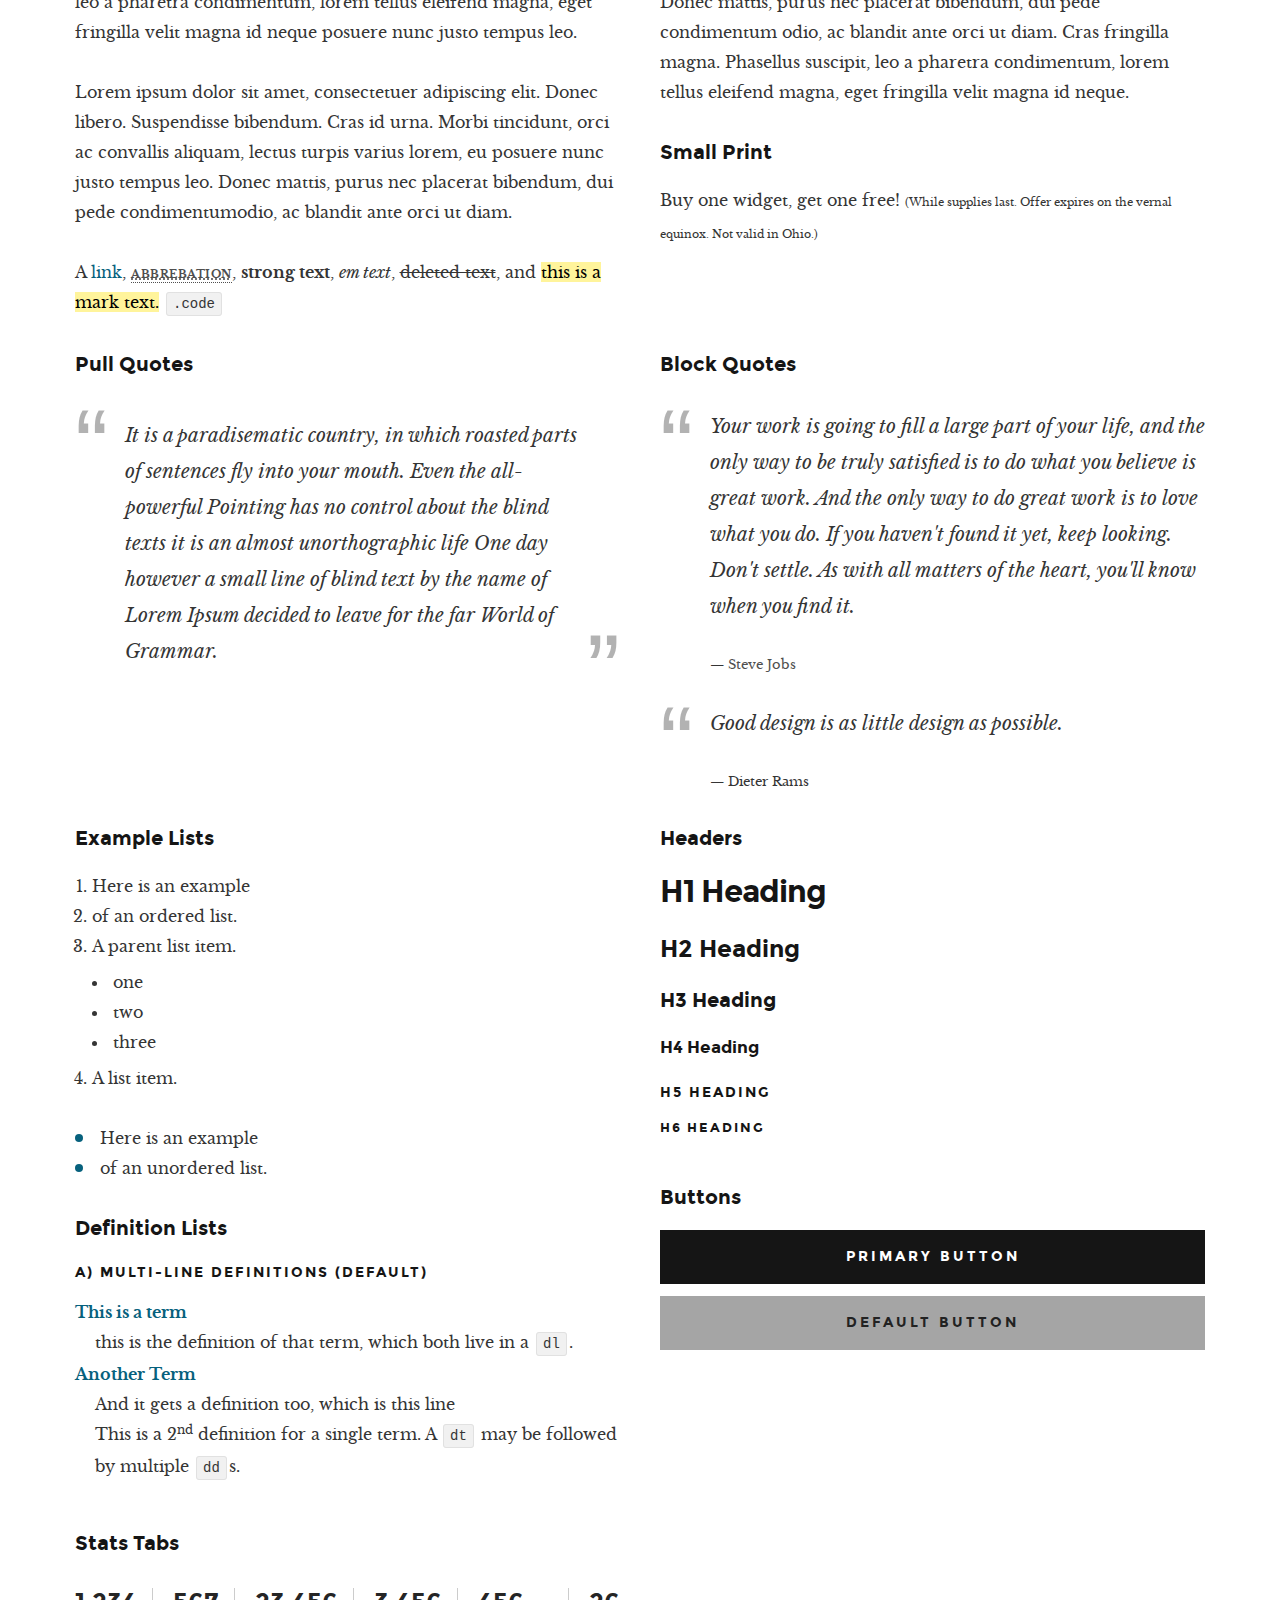
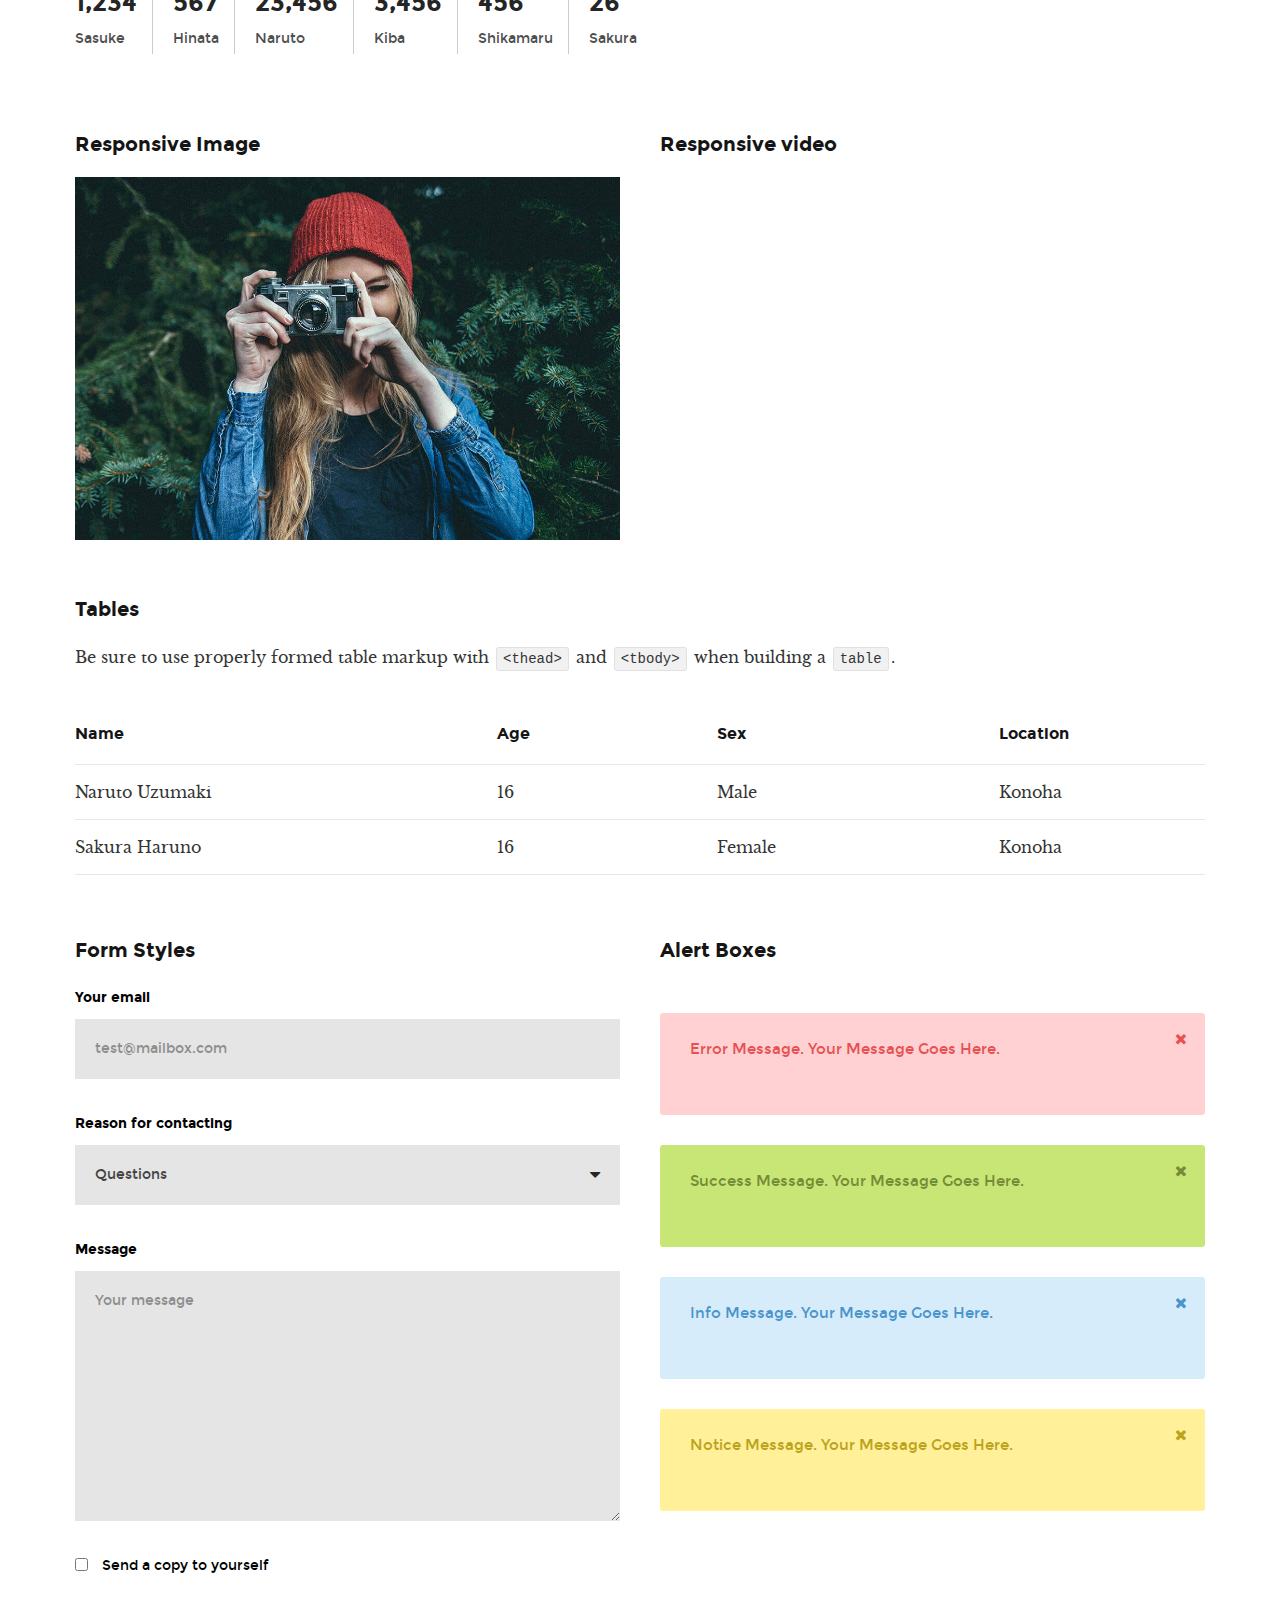
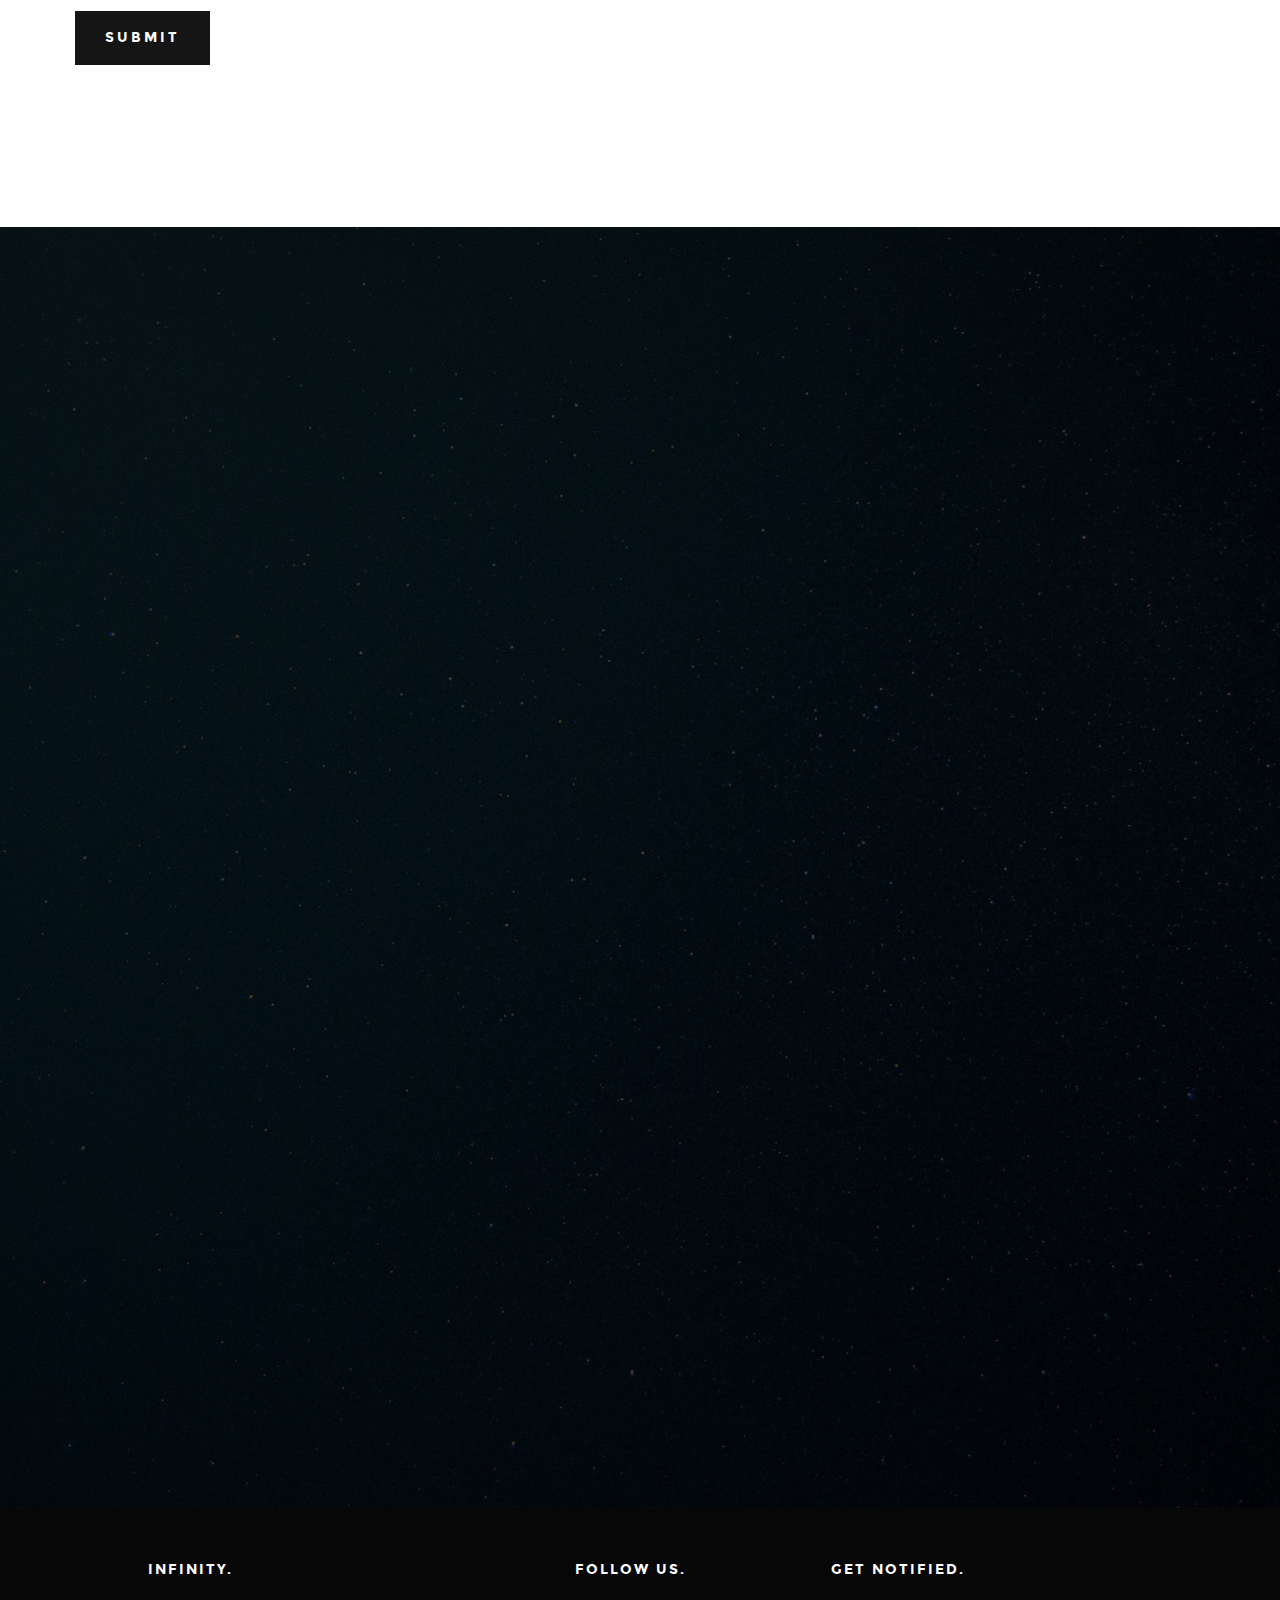
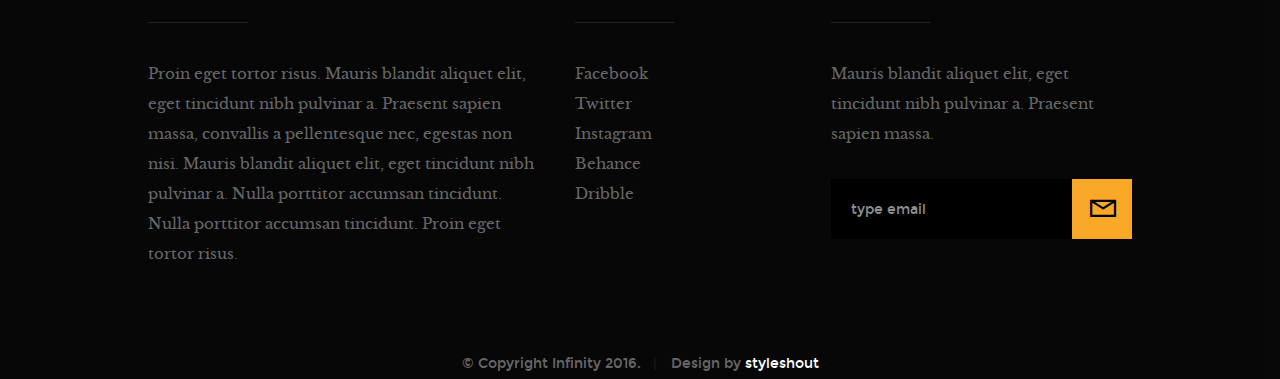
<file: styles.html>
<!DOCTYPE html>
<!--[if IE 8 ]><html class="no-js oldie ie8" lang="en"> <![endif]-->
<!--[if IE 9 ]><html class="no-js oldie ie9" lang="en"> <![endif]-->
<!--[if (gte IE 9)|!(IE)]><!--><html class="no-js" lang="en"> <!--<![endif]-->
<head>

   <!--- basic page needs
   ================================================== -->
   <meta charset="utf-8">
	<title>Style Guide - Infinity</title>
	<meta name="description" content="">  
	<meta name="author" content="">

   <!-- mobile specific metas
   ================================================== -->
	<meta name="viewport" content="width=device-width, initial-scale=1, maximum-scale=1">

 	<!-- CSS
   ================================================== -->
   <link rel="stylesheet" href="css/base.css">
   <link rel="stylesheet" href="css/vendor.css">  
   <link rel="stylesheet" href="css/main.css"> 

   <style type="text/css" media="screen">
   	#styles { 
   		background: white;
   		padding-top: 12rem;
   		padding-bottom: 12rem;
   	}      	
   </style>   

   <!-- script
   ================================================== -->
	<script src="js/modernizr.js"></script>
	<script src="js/pace.min.js"></script>

   <!-- favicons
	================================================== -->
	<link rel="shortcut icon" href="favicon.ico" type="image/x-icon">
	<link rel="icon" href="favicon.ico" type="image/x-icon">

</head>

<body id="top">

	<!-- header 
   ================================================== -->
   <header> 

   	<div class="header-logo">
	      <a href="index.html">Infinity</a>
	   </div> 

		<a id="header-menu-trigger" href="#0">
		 	<span class="header-menu-text">Menu</span>
		  	<span class="header-menu-icon"></span>
		</a> 

		<nav id="menu-nav-wrap">

			<a href="#0" class="close-button" title="close"><span>Close</span></a>	

	   	<h3>Infinity.</h3>  

			<ul class="nav-list">
				<li class="current"><a href="index.html" title="">Home</a></li>
				<li><a href="index.html#about" title="">About</a></li>
				<li><a href="index.html#services" title="">Services</a></li>
				<li><a href="index.html#portfolio" title="">Works</a></li>
				<li><a href="index.html#contact" title="">Contact</a></li>						
			</ul>	

			<p class="sponsor-text">
				Looking for an awesome and reliable webhosting? Try <a href="http://www.dreamhost.com/r.cgi?287326|STYLESHOUT">DreamHost</a>.
				Get <span>$50 off</span> when you sign up with the promocode <span>styleshout</span>. 
				<!-- Simply type	the promocode in the box labeled “Promo Code” when placing your order. -->
			</p>			

			<ul class="header-social-list">
	         <li>
	         	<a href="#"><i class="fa fa-facebook-square"></i></a>
	         </li>
	         <li>
	         	<a href="#"><i class="fa fa-twitter"></i></a>
	         </li>
	         <li>
	         	<a href="#"><i class="fa fa-instagram"></i></a>
	         </li>
            <li>
            	<a href="#"><i class="fa fa-behance"></i></a>
            </li>
	         <li>
	         	<a href="#"><i class="fa fa-dribbble"></i></a>
	         </li>	         
	      </ul>		

		</nav>  <!-- end #menu-nav-wrap -->

	</header> <!-- end header -->  


   <!-- home
   ================================================== -->
   <section id="home">

   	<div class="overlay"></div>

   	<div class="home-content-table">	
		   <div class="home-content-tablecell">
		   	<div class="row">
		   		<div class="col-twelve">		   			
			  		
			  				<h3 class="animate-intro">We Are Infinity.</h3>
				  			<h1 class="animate-intro">
							We Craft Stunning  <br>
							Digital Experiences.
				  			</h1>	

				  			<div class="more animate-intro">
				  				<a class="smoothscroll button stroke" href="#styles">
				  					Learn More
				  				</a>
				  			</div>							

			  		</div> <!-- end col-twelve --> 
		   	</div> <!-- end row --> 
		   </div> <!-- end home-content-tablecell --> 		   
		</div> <!-- end home-content-table -->

		<ul class="home-social-list">
	      <li class="animate-intro">
	        	<a href="#"><i class="fa fa-facebook-square"></i></a>
	      </li>
	      <li class="animate-intro">
	        	<a href="#"><i class="fa fa-twitter"></i></a>
	      </li>
	      <li class="animate-intro">
	        	<a href="#"><i class="fa fa-instagram"></i></a>
	      </li>
         <li class="animate-intro">
           	<a href="#"><i class="fa fa-behance"></i></a>
         </li>
	      <li class="animate-intro">
	        	<a href="#"><i class="fa fa-dribbble"></i></a>
	      </li>	      
	   </ul> <!-- end home-social-list -->	

		<div class="scrolldown">
			<a href="#about" class="scroll-icon smoothscroll">		
		   	Scroll Down		   	
		   	<i class="fa fa-long-arrow-right" aria-hidden="true"></i>
			</a>
		</div>			
   
   </section> <!-- end home -->


   <!-- styles
   ================================================== -->
	<section id="styles">
		
		<div class="row narrow add-bottom text-center">

   		<div class="col-twelve tab-full">

   			<h1>This is the style page.</h1>

   			<p class="lead">Lorem ipsum Officia elit ad tempor dolore est ex incididunt incididunt occaecat culpa deserunt sunt labore in cillum ullamco magna in Excepteur consequat in reprehenderit proident mollit incididunt officia commodo.
   			Duis ea officia sed dolor pariatur enim dolore dolore quis incididunt nulla exercitation commodo veniam et ea incididunt.</p>   			

   		</div>

     	</div>

     	<div class="row">

     		<div class="col-six tab-full">

		     	<h3>Paragraph and Image</h3>

		      <p><a href="#"><img width="120" height="120" class="pull-left" alt="sample-image" src="images/sample-image.jpg"></a>
		  		Lorem ipsum dolor sit amet, consectetuer adipiscing elit. Donec libero. Suspendisse bibendum.Cras id urna. Morbi tincidunt, orci ac convallis aliquam, lectus turpis varius lorem, eu posuere nunc justo tempus leo. Donec mattis, purus nec placerat bibendum, dui pede condimentum odio, ac blandit ante orci ut diam. Cras fringilla magna. Phasellus suscipit, leo a pharetra condimentum, lorem tellus eleifend magna, eget fringilla velit magna id neque posuere nunc justo tempus leo. </p>

		  		<p>
		  		Lorem ipsum dolor sit amet, consectetuer adipiscing elit. Donec libero. Suspendisse bibendum. Cras id urna. Morbi tincidunt, orci ac convallis aliquam, lectus turpis varius lorem, eu posuere nunc justo tempus leo. Donec mattis, purus nec placerat bibendum, dui pede condimentumodio, ac blandit ante orci ut diam.	
	 			</p>

	         <p>A <a href="#">link</a>,
	  			<abbr title="this really isn't a very good description">abbrebation</abbr>,
	  			<strong>strong text</strong>,
	         <em>em text</em>,
	  			<del>deleted text</del>, and
	         <mark>this is a mark text.</mark>
	         <code>.code</code>
	         </p>

	      </div>

	      <div class="col-six tab-full">

	         <h3>Drop Caps</h3>

		      <p class="drop-cap">Far far away, behind the word mountains, far from the countries Vokalia and Consonantia,
		      there live the blind texts. Separated they live in Bookmarksgrove right at the coast of the
		      Semantics, a large language ocean. A small river named Duden flows by their place and supplies it with the necessary regelialia. Morbi tincidunt, orci ac convallis aliquam, lectus turpis varius lorem, eu	posuere nunc justo tempus leo. Donec mattis, purus nec placerat bibendum, dui pede condimentum odio, ac blandit ante orci ut diam. Cras fringilla magna. Phasellus suscipit, leo a pharetra condimentum, lorem tellus eleifend magna, eget fringilla velit magna id neque.
				</p>

			   <h3>Small Print</h3>

			   <p>Buy one widget, get one free!
				<small>(While supplies last. Offer expires on the vernal equinox. Not valid in Ohio.)</small>
				</p>

			</div>	         

		</div> <!-- end row -->

		<div class="row">

		  	<div class="col-six tab-full">

		      <h3>Pull Quotes</h3>

		      <aside class="pull-quote">
				   <blockquote>
					   <p>It is a paradisematic country, in which roasted parts of
		            sentences fly into your mouth. Even the all-powerful Pointing has no control about the blind
		            texts it is an almost unorthographic life One day however a small line of blind text by the name
		            of Lorem Ipsum decided to leave for the far World of Grammar.</p>
					</blockquote>
				</aside>

		   </div>

		   <div class="col-six tab-full">

		      <h3>Block Quotes</h3>

		      <blockquote cite="http://where-i-got-my-info-from.com">
				   <p>Your work is going to fill a large part of your life, and the only way to be truly satisfied is
		         to do what you believe is great work. And the only way to do great work is to love what you do.
		         If you haven't found it yet, keep looking. Don't settle. As with all matters of the heart, you'll know when you find it.
		         </p>
					<cite>
					   <a href="#">Steve Jobs</a>
					</cite>
			   </blockquote>

		      <blockquote>
		         <p>Good design is as little design as possible.</p>
		         <cite>Dieter Rams</cite>
		      </blockquote>

		   </div>

		</div> <!-- end row -->

		<div class="row half-bottom">

			<div class="col-six tab-full">

			   <h3>Example Lists</h3>

			   <ol>
				   <li>Here is an example</li>
				   <li>of an ordered list.</li>
				   <li>A parent list item.
					  	<ul>
				  			<li>one</li>
				  			<li>two</li>
					   	<li>three</li>
					   </ul>
					</li>
					<li>A list item.</li>
				</ol>

			   <ul class="disc">
				   <li>Here is an example</li>
				   <li>of an unordered list.</li>
				</ul>	

				<h3>Definition Lists</h3>	            

			   <h5>a) Multi-line Definitions (default)</h5>

			   <dl>
				   <dt><strong>This is a term</strong></dt>
				      <dd>this is the definition of that term, which both live in a <code>dl</code>.</dd>
				   <dt><strong>Another Term</strong></dt>
				      <dd>And it gets a definition too, which is this line</dd>
				      <dd>This is a 2<sup>nd</sup> definition for a single term. A <code>dt</code> may be followed by multiple <code>dd</code>s.</dd>
			   </dl>

		   </div>

		   <div class="col-six tab-full">		                  

		      <h3>Headers</h3>

		      <h1>H1 Heading</h1>
		      <h2>H2 Heading</h2>
		      <h3>H3 Heading</h3>
		      <h4>H4 Heading</h4>
		      <h5>H5 Heading</h5>
		      <h6>H6 Heading</h6>

		      <br>

		      <h3>Buttons</h3>

		    	<p>
		     		<a class="button button-primary full-width" href="#">Primary Button</a>
		     		<a class="button full-width" href="#">Default Button</a>
		     	</p>

		   </div>

		</div> <!-- end row -->

		<div class="row half-bottom">

		   <div class="col-twelve">

		    	<h3>Stats Tabs</h3>

		      <ul class="stats-tabs">
				   <li><a href="#">1,234 <em>Sasuke</em></a></li>
				   <li><a href="#">567 <em>Hinata</em></a></li>
				   <li><a href="#">23,456 <em>Naruto</em></a></li>
				   <li><a href="#">3,456 <em>Kiba</em></a></li>
				   <li><a href="#">456 <em>Shikamaru</em></a></li>
				   <li><a href="#">26 <em>Sakura</em></a></li>
				</ul>	      		

		   </div>	      	

		</div> <!-- end row -->

		<div class="row half-bottom">

	      <div class="col-six tab-full">

      		<h3>Responsive Image</h3>
      		<p><img src="images/shutterbug.jpg"></p>

      	</div>

      	<div class="col-six tab-full">

      		<h3>Responsive video</h3>

      		<div class="fluid-video-wrapper">
               <iframe src="http://player.vimeo.com/video/14592941?title=0&amp;byline=0&amp;portrait=0&amp;color=F64B39" width="500" height="281" frameborder="0" webkitallowfullscreen mozallowfullscreen allowfullscreen></iframe> 
            </div>

      	</div>
	      	
      </div> <!-- end row -->

      <div class="row add-bottom">

	      <div class="col-twelve">

	      	<h3>Tables</h3>
	      	<p>Be sure to use properly formed table markup with <code>&lt;thead&gt;</code> and <code>&lt;tbody&gt;</code> when building a <code>table</code>.</p>

	      	<div class="table-responsive">

	      		<table>
						<thead>
						   <tr>
						 		<th>Name</th>
						      <th>Age</th>
						      <th>Sex</th>
						      <th>Location</th>					    
						   </tr>
						</thead>
						<tbody>
						   <tr>
						      <td>Naruto Uzumaki</td>
						      <td>16</td>
						      <td>Male</td>
						      <td>Konoha</td>					    
						   </tr>
						   <tr>
						      <td>Sakura Haruno</td>
						      <td>16</td>
						      <td>Female</td>
						      <td>Konoha</td>			    
						   </tr>
						</tbody>
				   </table>

	      	</div>     		

	      </div>
	      	
	   </div> <!-- end row -->

	   <div class="row">

		   <div class="col-six tab-full">

		      <h3>Form Styles</h3>

		      <form>
			     	<div>
			        	<label for="sampleInput">Your email</label>
			        	<input class="full-width" type="email" placeholder="test@mailbox.com" id="sampleInput">
			      </div>
			      <div>
			        	<label for="sampleRecipientInput">Reason for contacting</label>
			        	<div class="ss-custom-select">
			        		<select class="full-width" id="sampleRecipientInput">
				        		<option value="Option 1">Questions</option>
				        		<option value="Option 2">Report</option>
				        		<option value="Option 3">Others</option>
				        	</select>
			        	</div>			         	
			      </div>
			       
			     	<label for="exampleMessage">Message</label>
			     	<textarea class="full-width" placeholder="Your message" id="exampleMessage"></textarea>

			     	<label class="add-bottom">
			        	<input type="checkbox">			            
			        	<span class="label-text">Send a copy to yourself</span>
			     	</label>
			       
			     	<input class="button-primary" type="submit" value="Submit">

			   </form>	            

		   </div>

		   <div class="col-six tab-full">

		   	<h3>Alert Boxes</h3> 

		   	<br>
			        
            <div class="alert-box ss-error hideit">
		        <p>Error Message. Your Message Goes Here.</p>
		        <i class="fa fa-times close"></i>
		      </div><!-- /error -->
			        
		      <div class="alert-box ss-success hideit">
		        <p>Success Message. Your Message Goes Here.</p>
		        <i class="fa fa-times close"></i>
		      </div><!-- /success -->
			        
		      <div class="alert-box ss-info hideit">
		         <p>Info Message. Your Message Goes Here.</p>
		         <i class="fa fa-times close"></i>
		      </div><!-- /info -->
			        
		      <div class="alert-box ss-notice hideit">
		        <p>Notice Message. Your Message Goes Here.</p>
		        <i class="fa fa-times close"></i>
		      </div><!-- /notice -->
		        
		   </div>	         

		</div> <!-- end row -->

	</section> <!-- end styles -->   


	<!-- contact
   ================================================== -->
   <section id="contact">

      <div class="overlay"></div>

		<div class="row narrow section-intro with-bottom-sep animate-this">
   		<div class="col-twelve">
   			<h3>Contact</h3>
   			<h1>Get In Touch.</h1>

   			<p class="lead">Quisque velit nisi, pretium ut lacinia in, elementum id enim. Curabitur arcu erat, accumsan id imperdiet et, porttitor at sem. Lorem ipsum dolor sit amet, consectetur adipiscing elit. Praesent sapien massa, convallis a pellentesque nec, egestas non nisi.</p>
   		</div> 
   	</div> <!-- end section-intro -->

   	<div class="row contact-content">

   		<div class="col-seven tab-full animate-this">

   			<h5>Send Us A Message</h5>

            <!-- form -->
            <form name="contactForm" id="contactForm" method="post">     			

               <div class="form-field">
 					   <input name="contactName" type="text" id="contactName" placeholder="Name" value="" minlength="2" required="">
               </div>

               <div class="row">
                 	<div class="col-six tab-full">
                 		<div class="form-field">
                 			<input name="contactEmail" type="email" id="contactEmail" placeholder="Email" value="" required="">
                 		</div>		      			   
		            </div>
	            	<div class="col-six tab-full">	            
	            		<div class="form-field">
	            			<input name="contactSubject" type="text" id="contactSubject" placeholder="Subject" value="">
	                  </div>		     				   
		            </div>
               </div>
                                         
               <div class="form-field">
	              	<textarea name="contactMessage" id="contactMessage" placeholder="message" rows="10" cols="50" required=""></textarea>
	            </div> 

               <div class="form-field">
                  <button class="submitform">Submit</button>

                  <div id="submit-loader">
                     <div class="text-loader">Sending...</div>                             
       			      <div class="s-loader">
							  	<div class="bounce1"></div>
							  	<div class="bounce2"></div>
							  	<div class="bounce3"></div>
							</div>
						</div>
               </div>

      		</form> <!-- end form -->

            <!-- contact-warning -->
            <div id="message-warning"></div> 

            <!-- contact-success -->
      		<div id="message-success">
               <i class="fa fa-check"></i>Your message was sent, thank you!<br>
      		</div>

         </div> <!-- end col-seven --> 

         <div class="col-four tab-full contact-info end animate-this">

         	<h5>Contact Information</h5>

         	<div class="cinfo">
	   			<h6>Where to Find Us</h6>
	   			<p>
	            	1600 Amphitheatre Parkway<br>
	            	Mountain View, CA<br>
	            	94043 US
	            </p>
	   		</div> <!-- end cinfo -->

	   		<div class="cinfo">
	   			<h6>Email Us At</h6>
	   			<p>
	   				someone@infinitysite.com<br>
				   	info@infinitysite.com			     
				   </p>
	   		</div> <!-- end cinfo -->

	   		<div class="cinfo">
	   			<h6>Call Us At</h6>
	   			<p>
	   				Phone: (+63) 555 1212<br>
				   	Mobile: (+63) 555 0100<br>
				     	Fax: (+63) 555 0101
				   </p>
	   		</div>

         </div> <!-- end cinfo --> 

   	</div> <!-- end row contact-content -->
		
	</section> <!-- end contact -->


	<!-- footer
   ================================================== -->
	<footer>
     	<div class="footer-main">

   		<div class="row">  

	      	<div class="col-five tab-full footer-about">       

	            <h4 class="h05">Infinity.</h4>

	            <p>Proin eget tortor risus. Mauris blandit aliquet elit, eget tincidunt nibh pulvinar a. Praesent sapien massa, convallis a pellentesque nec, egestas non nisi. Mauris blandit aliquet elit, eget tincidunt nibh pulvinar a. Nulla porttitor accumsan tincidunt. Nulla porttitor accumsan tincidunt. Proin eget tortor risus.</p>	            

		      </div> <!-- end footer-about -->

	      	<div class="col-three tab-full footer-social">

	      		<h4 class="h05">Follow Us.</h4>

	      		<ul class="list-links">
	      			<li><a href="#">Facebook</a></li>
						<li><a href="#">Twitter</a></li>
						<li><a href="#">Instagram</a></li>
						<li><a href="#">Behance</a></li>
						<li><a href="#">Dribble</a></li>						
					</ul>

	      	</div> <!-- end footer-social -->  

	      	<div class="col-four tab-full footer-subscribe end">

	      		<h4 class="h05">Get Notified.</h4>

	      		<p>Mauris blandit aliquet elit, eget tincidunt nibh pulvinar a. Praesent sapien massa.</p>

	      		<div class="subscribe-form">
	      	
	      			<form id="mc-form" class="group" novalidate="true">

							<input type="email" value="" name="dEmail" class="email" id="mc-email" placeholder="type email" required=""> 
	   		
			   			<!-- <input type="submit" name="subscribe" > -->
			   			<button><i class="icon-mail"></i></button>
		   	
		   				<label for="mc-email" class="subscribe-message"></label>
			
						</form>

	      		</div>
	      	           	
	      	</div> <!-- end footer-subscribe -->      	    

	      </div> <!-- end row -->

   	</div> <!-- end footer-main -->

   	<div class="footer-bottom">

      	<div class="row">

      		<div class="col-twelve">
	      		<div class="copyright">
		         	<span>© Copyright Infinity 2016.</span> 
		         	<span>Design by <a href="http://www.styleshout.com/">styleshout</a></span>		         	
		         </div>		               
	      	</div>

      	</div>   	

      </div> <!-- end footer-bottom -->

      <div id="go-top">
		   <a class="smoothscroll" title="Back to Top" href="#top">
		   	<i class="fa fa-long-arrow-up" aria-hidden="true"></i>
		   </a>
		</div>		
   </footer>

   <div id="preloader"> 
    	<div id="loader"></div>
   </div> 

   <!-- Java Script
   ================================================== --> 
   <script src="js/jquery-2.1.3.min.js"></script>
   <script src="js/plugins.js"></script>
   <script src="js/main.js"></script>

</body>

</html>
</file>
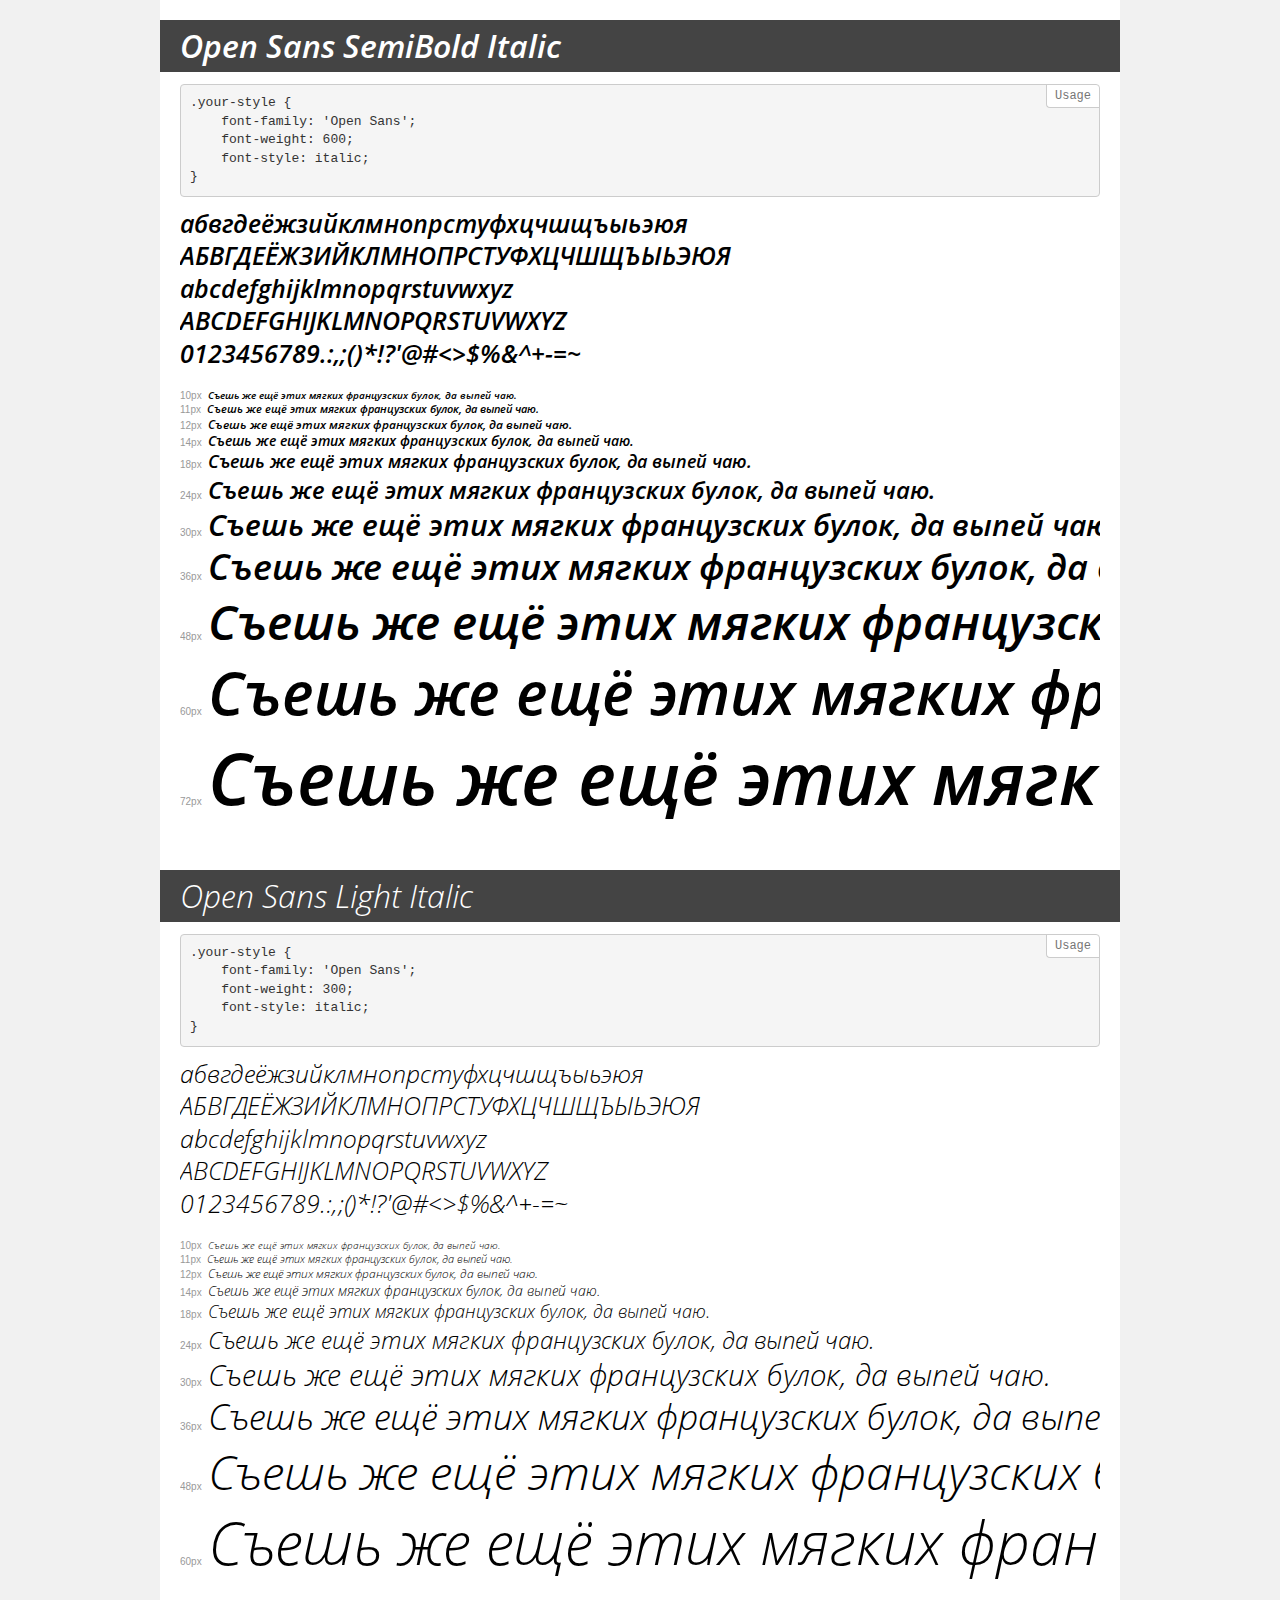
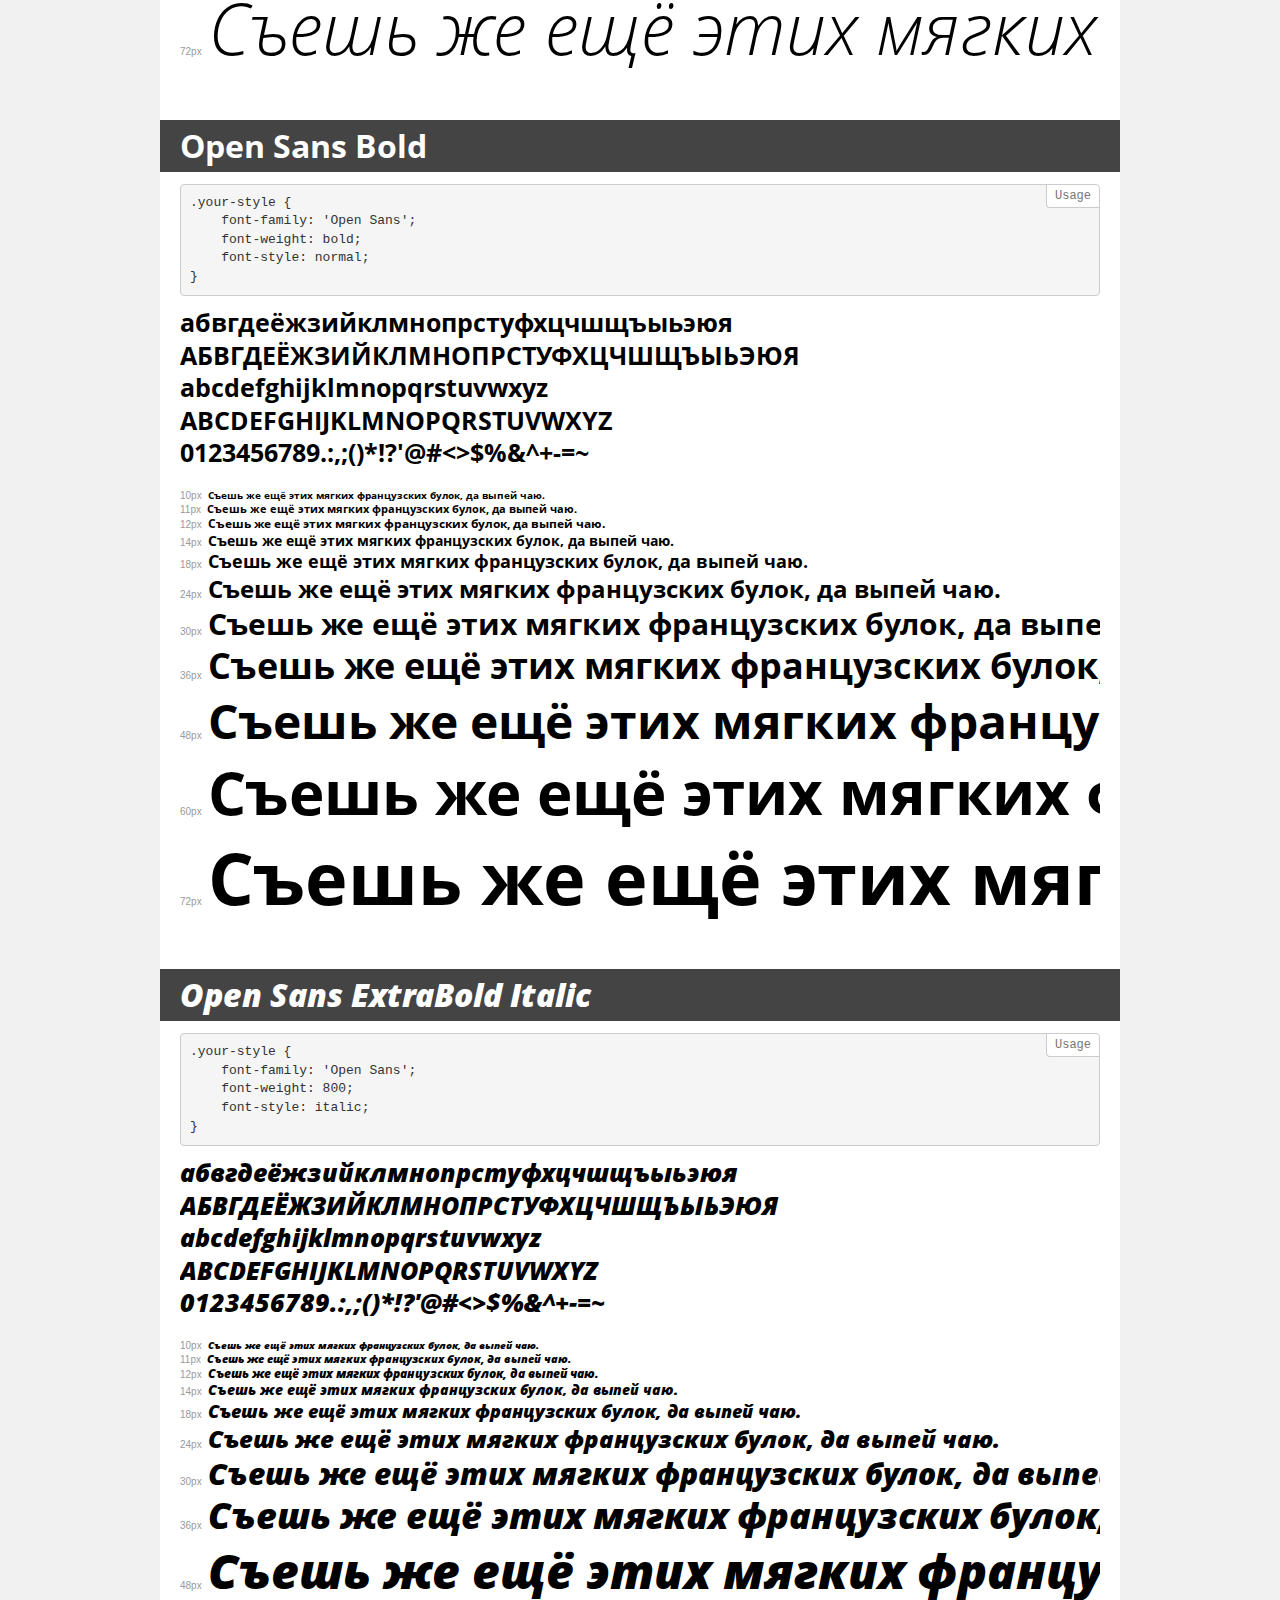
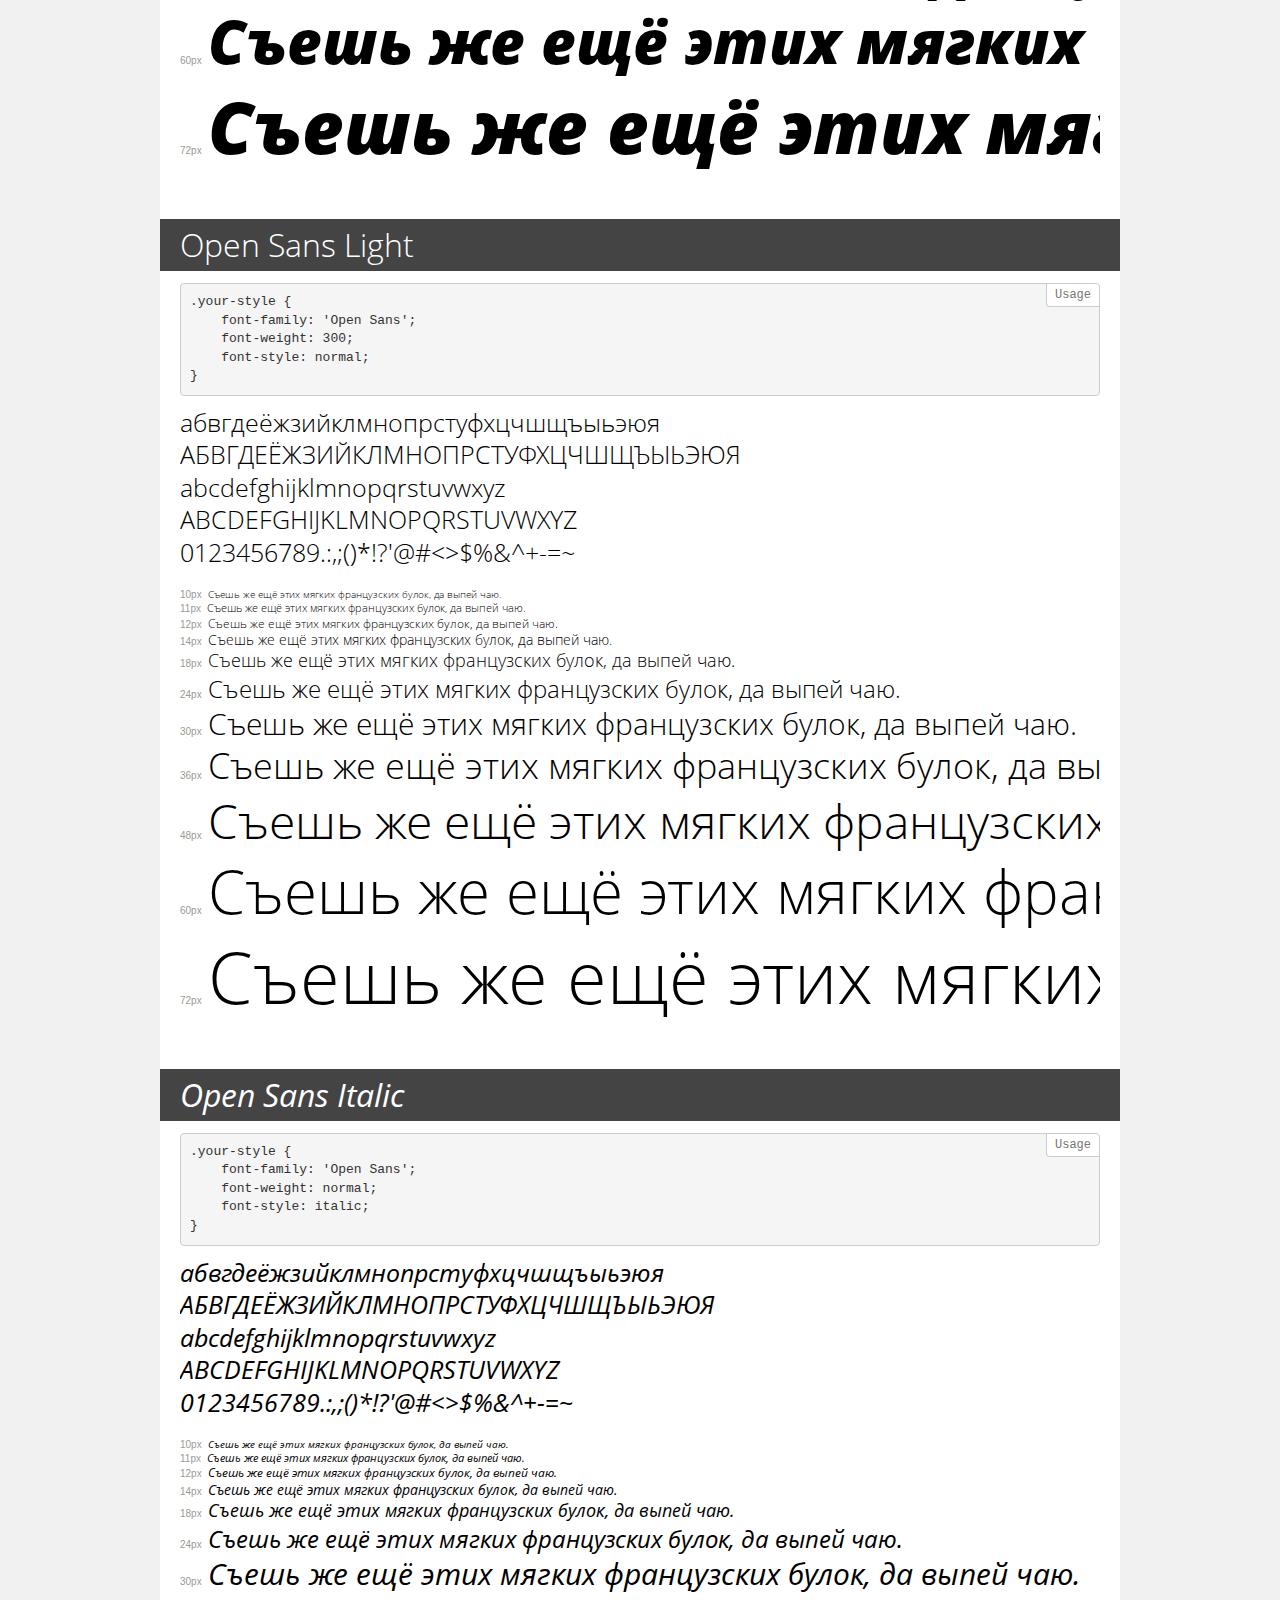
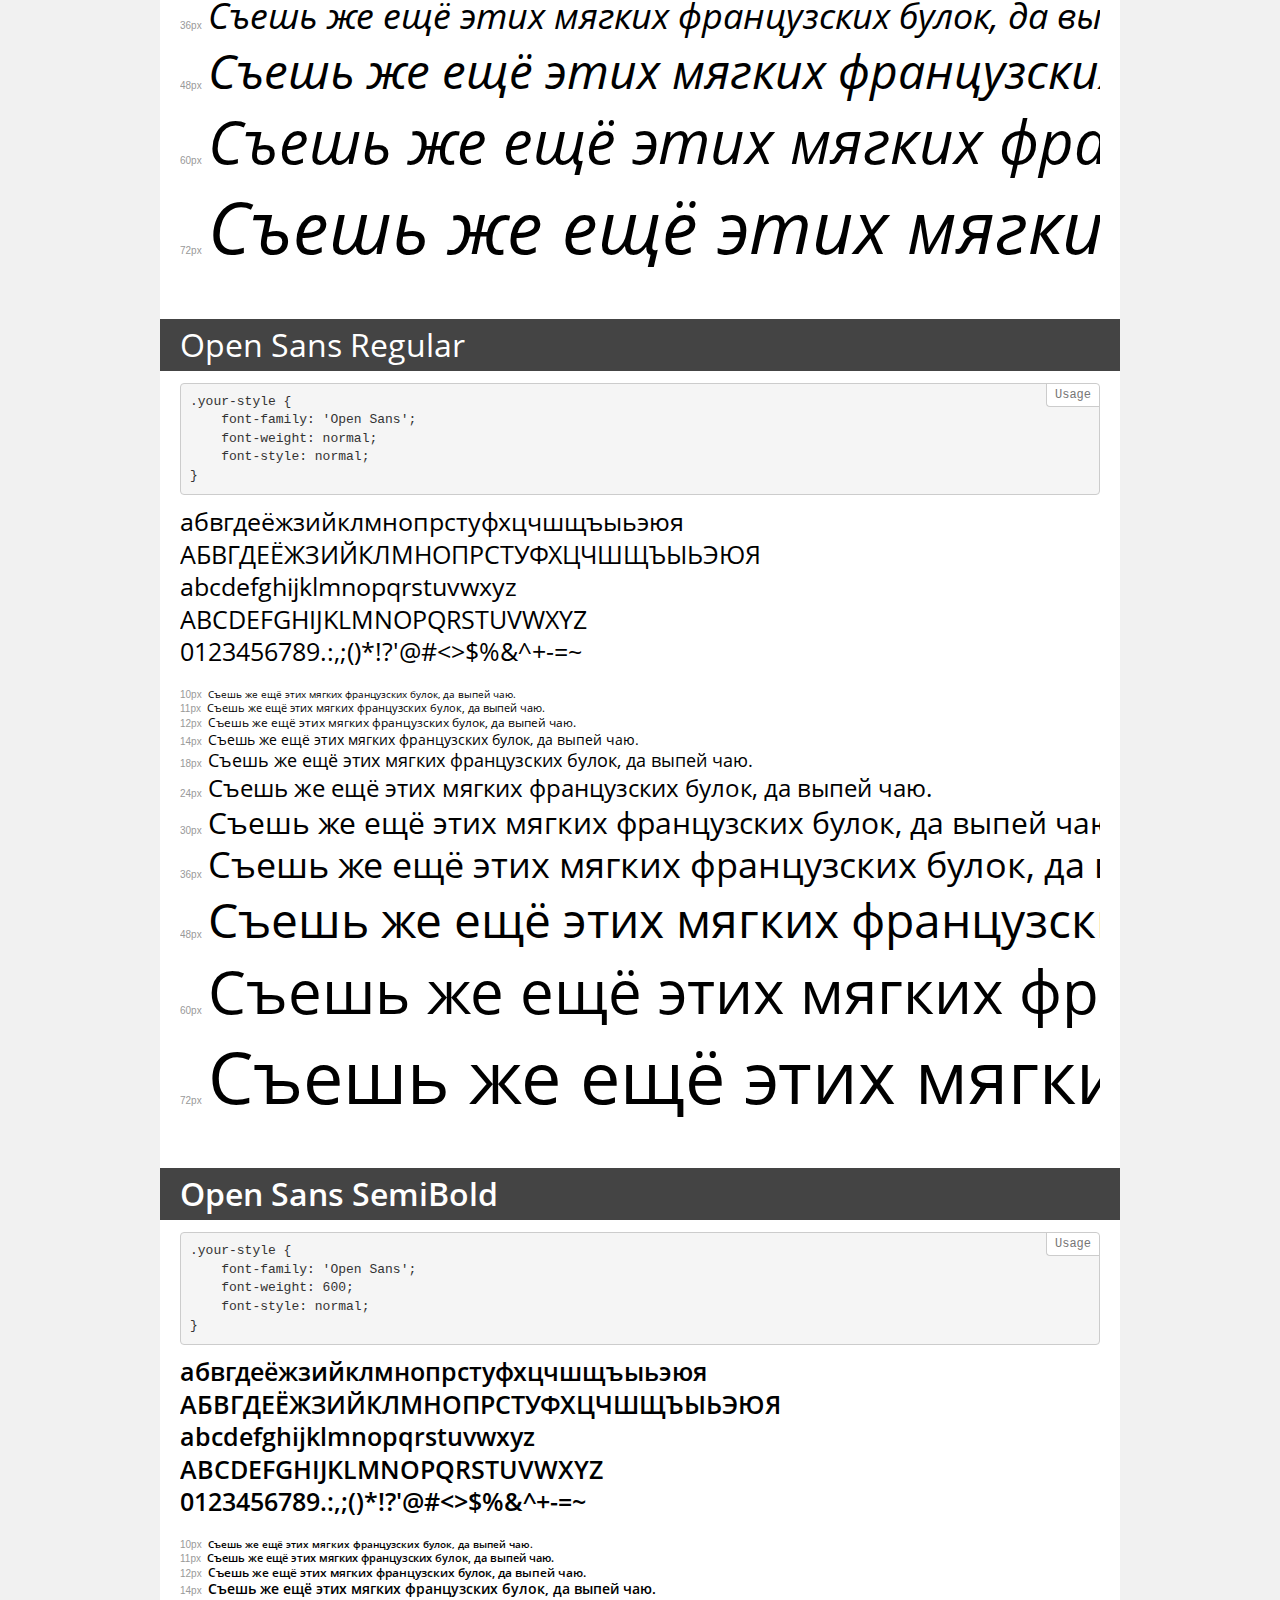
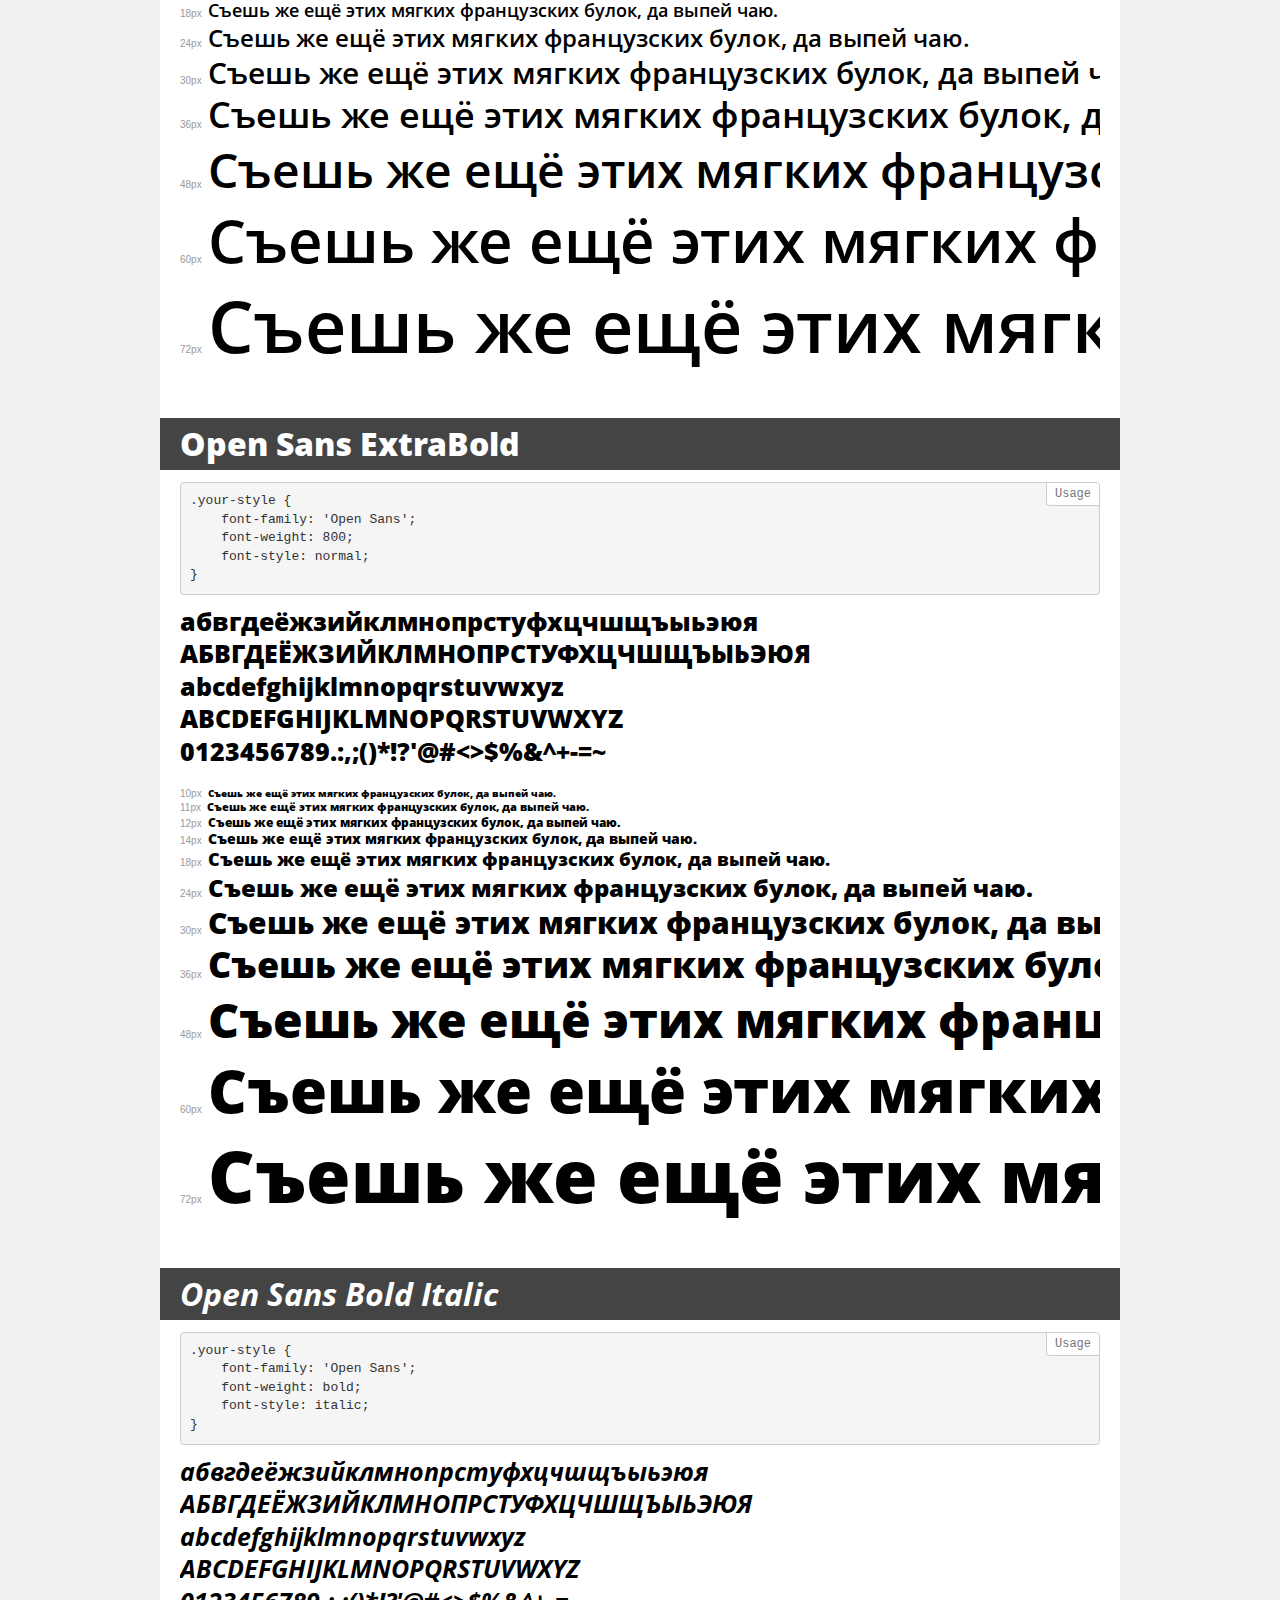
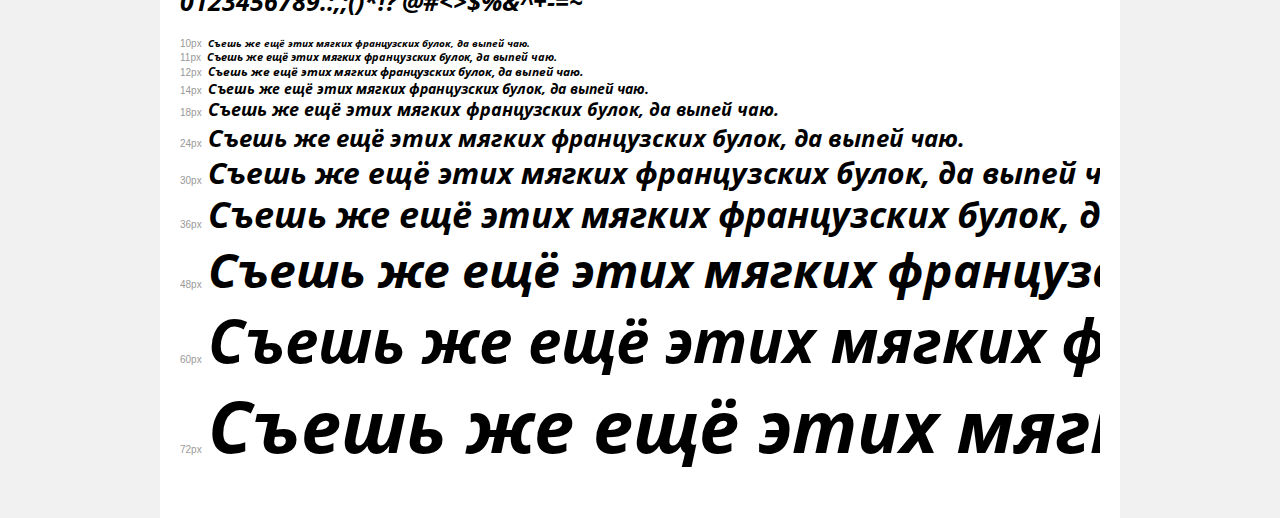
<file: fonts/OpenSans/demo.html>
<!DOCTYPE html>
<html>
<head>
	<meta charset="utf-8">
	<meta http-equiv="X-UA-Compatible" content="IE=edge">
	<meta name="viewport" content="width=device-width, initial-scale=1">
	<meta name="robots" content="noindex, noarchive">
	<title>Transfonter demo</title>
	<link href="stylesheet.css" rel="stylesheet">
	<style>
		/*
		http://meyerweb.com/eric/tools/css/reset/
		v2.0 | 20110126
		License: none (public domain)
		*/
		html, body, div, span, applet, object, iframe,
		h1, h2, h3, h4, h5, h6, p, blockquote, pre,
		a, abbr, acronym, address, big, cite, code,
		del, dfn, em, img, ins, kbd, q, s, samp,
		small, strike, strong, sub, sup, tt, var,
		b, u, i, center,
		dl, dt, dd, ol, ul, li,
		fieldset, form, label, legend,
		table, caption, tbody, tfoot, thead, tr, th, td,
		article, aside, canvas, details, embed,
		figure, figcaption, footer, header, hgroup,
		menu, nav, output, ruby, section, summary,
		time, mark, audio, video {
			margin: 0;
			padding: 0;
			border: 0;
			font-size: 100%;
			font: inherit;
			vertical-align: baseline;
		}
		/* HTML5 display-role reset for older browsers */
		article, aside, details, figcaption, figure,
		footer, header, hgroup, menu, nav, section {
			display: block;
		}
		body {
			line-height: 1;
		}
		ol, ul {
			list-style: none;
		}
		blockquote, q {
			quotes: none;
		}
		blockquote:before, blockquote:after,
		q:before, q:after {
			content: '';
			content: none;
		}
		table {
			border-collapse: collapse;
			border-spacing: 0;
		}
		/* common styles */
		body {
			background: #f1f1f1;
			color: #000;
		}
		.page {
			background: #fff;
			width: 920px;
			margin: 0 auto;
			padding: 20px 20px 0 20px;
			overflow: hidden;
		}
		.font-container {
			overflow-x: auto;
			overflow-y: hidden;
			margin-bottom: 40px;
			line-height: 1.3;
			white-space: nowrap;
			padding-bottom: 5px;
		}
		h1 {
			position: relative;
			background: #444;
			font-size: 32px;
			color: #fff;
			padding: 10px 20px;
			margin: 0 -20px 12px -20px;
		}
		.letters {
			font-size: 25px;
			margin-bottom: 20px;
		}
		.s10:before {
			content: '10px';
		}
		.s11:before {
			content: '11px';
		}
		.s12:before {
			content: '12px';
		}
		.s14:before {
			content: '14px';
		}
		.s18:before {
			content: '18px';
		}
		.s24:before {
			content: '24px';
		}
		.s30:before {
			content: '30px';
		}
		.s36:before {
			content: '36px';
		}
		.s48:before {
			content: '48px';
		}
		.s60:before {
			content: '60px';
		}
		.s72:before {
			content: '72px';
		}
		.s10:before, .s11:before, .s12:before, .s14:before,
		.s18:before, .s24:before, .s30:before, .s36:before,
		.s48:before, .s60:before, .s72:before {
			font-family: Arial, sans-serif;
			font-size: 10px;
			font-weight: normal;
			font-style: normal;
			color: #999;
			padding-right: 6px;
		}
		pre {
			display: block;
			position: relative;
			padding: 9px;
			margin: 0 0 10px;
			font-family: Monaco, Menlo, Consolas, "Courier New", monospace !important;
			font-size: 13px;
			line-height: 1.428571429;
			color: #333;
			font-weight: normal !important;
			font-style: normal !important;
			background-color: #f5f5f5;
			border: 1px solid #ccc;
			overflow-x: auto;
			border-radius: 4px;
		}
		pre:after {
			display: block;
			position: absolute;
			right: 0;
			top: 0;
			content: 'Usage';
			line-height: 1;
			padding: 5px 8px;
			font-size: 12px;
			color: #767676;
			background-color: #fff;
			border: 1px solid #ccc;
			border-right: none;
			border-top: none;
			border-radius: 0 4px 0 4px;
			z-index: 10;
		}
		/* responsive */
		@media (max-width: 959px) {
			.page {
				width: auto;
				margin: 0;
			}
		}
	</style>
</head>
<body>
<div class="page">
	<div class="demo" style="font-family: 'Open Sans'; font-weight: 600; font-style: italic;">
		<h1>Open Sans SemiBold Italic</h1>
		<pre>.your-style {
    font-family: 'Open Sans';
    font-weight: 600;
    font-style: italic;
}</pre>
		<div class="font-container">
			<p class="letters">
				абвгдеёжзийклмнопрстуфхцчшщъыьэюя <br />
				АБВГДЕЁЖЗИЙКЛМНОПРСТУФХЦЧШЩЪЫЬЭЮЯ <br />
				abcdefghijklmnopqrstuvwxyz <br />
				ABCDEFGHIJKLMNOPQRSTUVWXYZ <br />				0123456789.:,;()*!?'@#<>$%&^+-=~
			</p>
			<p class="s10" style="font-size: 10px;">Съешь же ещё этих мягких французских булок, да выпей чаю.</p>
			<p class="s11" style="font-size: 11px;">Съешь же ещё этих мягких французских булок, да выпей чаю.</p>
			<p class="s12" style="font-size: 12px;">Съешь же ещё этих мягких французских булок, да выпей чаю.</p>
			<p class="s14" style="font-size: 14px;">Съешь же ещё этих мягких французских булок, да выпей чаю.</p>
			<p class="s18" style="font-size: 18px;">Съешь же ещё этих мягких французских булок, да выпей чаю.</p>
			<p class="s24" style="font-size: 24px;">Съешь же ещё этих мягких французских булок, да выпей чаю.</p>
			<p class="s30" style="font-size: 30px;">Съешь же ещё этих мягких французских булок, да выпей чаю.</p>
			<p class="s36" style="font-size: 36px;">Съешь же ещё этих мягких французских булок, да выпей чаю.</p>
			<p class="s48" style="font-size: 48px;">Съешь же ещё этих мягких французских булок, да выпей чаю.</p>
			<p class="s60" style="font-size: 60px;">Съешь же ещё этих мягких французских булок, да выпей чаю.</p>
			<p class="s72" style="font-size: 72px;">Съешь же ещё этих мягких французских булок, да выпей чаю.</p>
		</div>
	</div>
	<div class="demo" style="font-family: 'Open Sans'; font-weight: 300; font-style: italic;">
		<h1>Open Sans Light Italic</h1>
		<pre>.your-style {
    font-family: 'Open Sans';
    font-weight: 300;
    font-style: italic;
}</pre>
		<div class="font-container">
			<p class="letters">
				абвгдеёжзийклмнопрстуфхцчшщъыьэюя <br />
				АБВГДЕЁЖЗИЙКЛМНОПРСТУФХЦЧШЩЪЫЬЭЮЯ <br />
				abcdefghijklmnopqrstuvwxyz <br />
				ABCDEFGHIJKLMNOPQRSTUVWXYZ <br />				0123456789.:,;()*!?'@#<>$%&^+-=~
			</p>
			<p class="s10" style="font-size: 10px;">Съешь же ещё этих мягких французских булок, да выпей чаю.</p>
			<p class="s11" style="font-size: 11px;">Съешь же ещё этих мягких французских булок, да выпей чаю.</p>
			<p class="s12" style="font-size: 12px;">Съешь же ещё этих мягких французских булок, да выпей чаю.</p>
			<p class="s14" style="font-size: 14px;">Съешь же ещё этих мягких французских булок, да выпей чаю.</p>
			<p class="s18" style="font-size: 18px;">Съешь же ещё этих мягких французских булок, да выпей чаю.</p>
			<p class="s24" style="font-size: 24px;">Съешь же ещё этих мягких французских булок, да выпей чаю.</p>
			<p class="s30" style="font-size: 30px;">Съешь же ещё этих мягких французских булок, да выпей чаю.</p>
			<p class="s36" style="font-size: 36px;">Съешь же ещё этих мягких французских булок, да выпей чаю.</p>
			<p class="s48" style="font-size: 48px;">Съешь же ещё этих мягких французских булок, да выпей чаю.</p>
			<p class="s60" style="font-size: 60px;">Съешь же ещё этих мягких французских булок, да выпей чаю.</p>
			<p class="s72" style="font-size: 72px;">Съешь же ещё этих мягких французских булок, да выпей чаю.</p>
		</div>
	</div>
	<div class="demo" style="font-family: 'Open Sans'; font-weight: bold; font-style: normal;">
		<h1>Open Sans Bold</h1>
		<pre>.your-style {
    font-family: 'Open Sans';
    font-weight: bold;
    font-style: normal;
}</pre>
		<div class="font-container">
			<p class="letters">
				абвгдеёжзийклмнопрстуфхцчшщъыьэюя <br />
				АБВГДЕЁЖЗИЙКЛМНОПРСТУФХЦЧШЩЪЫЬЭЮЯ <br />
				abcdefghijklmnopqrstuvwxyz <br />
				ABCDEFGHIJKLMNOPQRSTUVWXYZ <br />				0123456789.:,;()*!?'@#<>$%&^+-=~
			</p>
			<p class="s10" style="font-size: 10px;">Съешь же ещё этих мягких французских булок, да выпей чаю.</p>
			<p class="s11" style="font-size: 11px;">Съешь же ещё этих мягких французских булок, да выпей чаю.</p>
			<p class="s12" style="font-size: 12px;">Съешь же ещё этих мягких французских булок, да выпей чаю.</p>
			<p class="s14" style="font-size: 14px;">Съешь же ещё этих мягких французских булок, да выпей чаю.</p>
			<p class="s18" style="font-size: 18px;">Съешь же ещё этих мягких французских булок, да выпей чаю.</p>
			<p class="s24" style="font-size: 24px;">Съешь же ещё этих мягких французских булок, да выпей чаю.</p>
			<p class="s30" style="font-size: 30px;">Съешь же ещё этих мягких французских булок, да выпей чаю.</p>
			<p class="s36" style="font-size: 36px;">Съешь же ещё этих мягких французских булок, да выпей чаю.</p>
			<p class="s48" style="font-size: 48px;">Съешь же ещё этих мягких французских булок, да выпей чаю.</p>
			<p class="s60" style="font-size: 60px;">Съешь же ещё этих мягких французских булок, да выпей чаю.</p>
			<p class="s72" style="font-size: 72px;">Съешь же ещё этих мягких французских булок, да выпей чаю.</p>
		</div>
	</div>
	<div class="demo" style="font-family: 'Open Sans'; font-weight: 800; font-style: italic;">
		<h1>Open Sans ExtraBold Italic</h1>
		<pre>.your-style {
    font-family: 'Open Sans';
    font-weight: 800;
    font-style: italic;
}</pre>
		<div class="font-container">
			<p class="letters">
				абвгдеёжзийклмнопрстуфхцчшщъыьэюя <br />
				АБВГДЕЁЖЗИЙКЛМНОПРСТУФХЦЧШЩЪЫЬЭЮЯ <br />
				abcdefghijklmnopqrstuvwxyz <br />
				ABCDEFGHIJKLMNOPQRSTUVWXYZ <br />				0123456789.:,;()*!?'@#<>$%&^+-=~
			</p>
			<p class="s10" style="font-size: 10px;">Съешь же ещё этих мягких французских булок, да выпей чаю.</p>
			<p class="s11" style="font-size: 11px;">Съешь же ещё этих мягких французских булок, да выпей чаю.</p>
			<p class="s12" style="font-size: 12px;">Съешь же ещё этих мягких французских булок, да выпей чаю.</p>
			<p class="s14" style="font-size: 14px;">Съешь же ещё этих мягких французских булок, да выпей чаю.</p>
			<p class="s18" style="font-size: 18px;">Съешь же ещё этих мягких французских булок, да выпей чаю.</p>
			<p class="s24" style="font-size: 24px;">Съешь же ещё этих мягких французских булок, да выпей чаю.</p>
			<p class="s30" style="font-size: 30px;">Съешь же ещё этих мягких французских булок, да выпей чаю.</p>
			<p class="s36" style="font-size: 36px;">Съешь же ещё этих мягких французских булок, да выпей чаю.</p>
			<p class="s48" style="font-size: 48px;">Съешь же ещё этих мягких французских булок, да выпей чаю.</p>
			<p class="s60" style="font-size: 60px;">Съешь же ещё этих мягких французских булок, да выпей чаю.</p>
			<p class="s72" style="font-size: 72px;">Съешь же ещё этих мягких французских булок, да выпей чаю.</p>
		</div>
	</div>
	<div class="demo" style="font-family: 'Open Sans'; font-weight: 300; font-style: normal;">
		<h1>Open Sans Light</h1>
		<pre>.your-style {
    font-family: 'Open Sans';
    font-weight: 300;
    font-style: normal;
}</pre>
		<div class="font-container">
			<p class="letters">
				абвгдеёжзийклмнопрстуфхцчшщъыьэюя <br />
				АБВГДЕЁЖЗИЙКЛМНОПРСТУФХЦЧШЩЪЫЬЭЮЯ <br />
				abcdefghijklmnopqrstuvwxyz <br />
				ABCDEFGHIJKLMNOPQRSTUVWXYZ <br />				0123456789.:,;()*!?'@#<>$%&^+-=~
			</p>
			<p class="s10" style="font-size: 10px;">Съешь же ещё этих мягких французских булок, да выпей чаю.</p>
			<p class="s11" style="font-size: 11px;">Съешь же ещё этих мягких французских булок, да выпей чаю.</p>
			<p class="s12" style="font-size: 12px;">Съешь же ещё этих мягких французских булок, да выпей чаю.</p>
			<p class="s14" style="font-size: 14px;">Съешь же ещё этих мягких французских булок, да выпей чаю.</p>
			<p class="s18" style="font-size: 18px;">Съешь же ещё этих мягких французских булок, да выпей чаю.</p>
			<p class="s24" style="font-size: 24px;">Съешь же ещё этих мягких французских булок, да выпей чаю.</p>
			<p class="s30" style="font-size: 30px;">Съешь же ещё этих мягких французских булок, да выпей чаю.</p>
			<p class="s36" style="font-size: 36px;">Съешь же ещё этих мягких французских булок, да выпей чаю.</p>
			<p class="s48" style="font-size: 48px;">Съешь же ещё этих мягких французских булок, да выпей чаю.</p>
			<p class="s60" style="font-size: 60px;">Съешь же ещё этих мягких французских булок, да выпей чаю.</p>
			<p class="s72" style="font-size: 72px;">Съешь же ещё этих мягких французских булок, да выпей чаю.</p>
		</div>
	</div>
	<div class="demo" style="font-family: 'Open Sans'; font-weight: normal; font-style: italic;">
		<h1>Open Sans Italic</h1>
		<pre>.your-style {
    font-family: 'Open Sans';
    font-weight: normal;
    font-style: italic;
}</pre>
		<div class="font-container">
			<p class="letters">
				абвгдеёжзийклмнопрстуфхцчшщъыьэюя <br />
				АБВГДЕЁЖЗИЙКЛМНОПРСТУФХЦЧШЩЪЫЬЭЮЯ <br />
				abcdefghijklmnopqrstuvwxyz <br />
				ABCDEFGHIJKLMNOPQRSTUVWXYZ <br />				0123456789.:,;()*!?'@#<>$%&^+-=~
			</p>
			<p class="s10" style="font-size: 10px;">Съешь же ещё этих мягких французских булок, да выпей чаю.</p>
			<p class="s11" style="font-size: 11px;">Съешь же ещё этих мягких французских булок, да выпей чаю.</p>
			<p class="s12" style="font-size: 12px;">Съешь же ещё этих мягких французских булок, да выпей чаю.</p>
			<p class="s14" style="font-size: 14px;">Съешь же ещё этих мягких французских булок, да выпей чаю.</p>
			<p class="s18" style="font-size: 18px;">Съешь же ещё этих мягких французских булок, да выпей чаю.</p>
			<p class="s24" style="font-size: 24px;">Съешь же ещё этих мягких французских булок, да выпей чаю.</p>
			<p class="s30" style="font-size: 30px;">Съешь же ещё этих мягких французских булок, да выпей чаю.</p>
			<p class="s36" style="font-size: 36px;">Съешь же ещё этих мягких французских булок, да выпей чаю.</p>
			<p class="s48" style="font-size: 48px;">Съешь же ещё этих мягких французских булок, да выпей чаю.</p>
			<p class="s60" style="font-size: 60px;">Съешь же ещё этих мягких французских булок, да выпей чаю.</p>
			<p class="s72" style="font-size: 72px;">Съешь же ещё этих мягких французских булок, да выпей чаю.</p>
		</div>
	</div>
	<div class="demo" style="font-family: 'Open Sans'; font-weight: normal; font-style: normal;">
		<h1>Open Sans Regular</h1>
		<pre>.your-style {
    font-family: 'Open Sans';
    font-weight: normal;
    font-style: normal;
}</pre>
		<div class="font-container">
			<p class="letters">
				абвгдеёжзийклмнопрстуфхцчшщъыьэюя <br />
				АБВГДЕЁЖЗИЙКЛМНОПРСТУФХЦЧШЩЪЫЬЭЮЯ <br />
				abcdefghijklmnopqrstuvwxyz <br />
				ABCDEFGHIJKLMNOPQRSTUVWXYZ <br />				0123456789.:,;()*!?'@#<>$%&^+-=~
			</p>
			<p class="s10" style="font-size: 10px;">Съешь же ещё этих мягких французских булок, да выпей чаю.</p>
			<p class="s11" style="font-size: 11px;">Съешь же ещё этих мягких французских булок, да выпей чаю.</p>
			<p class="s12" style="font-size: 12px;">Съешь же ещё этих мягких французских булок, да выпей чаю.</p>
			<p class="s14" style="font-size: 14px;">Съешь же ещё этих мягких французских булок, да выпей чаю.</p>
			<p class="s18" style="font-size: 18px;">Съешь же ещё этих мягких французских булок, да выпей чаю.</p>
			<p class="s24" style="font-size: 24px;">Съешь же ещё этих мягких французских булок, да выпей чаю.</p>
			<p class="s30" style="font-size: 30px;">Съешь же ещё этих мягких французских булок, да выпей чаю.</p>
			<p class="s36" style="font-size: 36px;">Съешь же ещё этих мягких французских булок, да выпей чаю.</p>
			<p class="s48" style="font-size: 48px;">Съешь же ещё этих мягких французских булок, да выпей чаю.</p>
			<p class="s60" style="font-size: 60px;">Съешь же ещё этих мягких французских булок, да выпей чаю.</p>
			<p class="s72" style="font-size: 72px;">Съешь же ещё этих мягких французских булок, да выпей чаю.</p>
		</div>
	</div>
	<div class="demo" style="font-family: 'Open Sans'; font-weight: 600; font-style: normal;">
		<h1>Open Sans SemiBold</h1>
		<pre>.your-style {
    font-family: 'Open Sans';
    font-weight: 600;
    font-style: normal;
}</pre>
		<div class="font-container">
			<p class="letters">
				абвгдеёжзийклмнопрстуфхцчшщъыьэюя <br />
				АБВГДЕЁЖЗИЙКЛМНОПРСТУФХЦЧШЩЪЫЬЭЮЯ <br />
				abcdefghijklmnopqrstuvwxyz <br />
				ABCDEFGHIJKLMNOPQRSTUVWXYZ <br />				0123456789.:,;()*!?'@#<>$%&^+-=~
			</p>
			<p class="s10" style="font-size: 10px;">Съешь же ещё этих мягких французских булок, да выпей чаю.</p>
			<p class="s11" style="font-size: 11px;">Съешь же ещё этих мягких французских булок, да выпей чаю.</p>
			<p class="s12" style="font-size: 12px;">Съешь же ещё этих мягких французских булок, да выпей чаю.</p>
			<p class="s14" style="font-size: 14px;">Съешь же ещё этих мягких французских булок, да выпей чаю.</p>
			<p class="s18" style="font-size: 18px;">Съешь же ещё этих мягких французских булок, да выпей чаю.</p>
			<p class="s24" style="font-size: 24px;">Съешь же ещё этих мягких французских булок, да выпей чаю.</p>
			<p class="s30" style="font-size: 30px;">Съешь же ещё этих мягких французских булок, да выпей чаю.</p>
			<p class="s36" style="font-size: 36px;">Съешь же ещё этих мягких французских булок, да выпей чаю.</p>
			<p class="s48" style="font-size: 48px;">Съешь же ещё этих мягких французских булок, да выпей чаю.</p>
			<p class="s60" style="font-size: 60px;">Съешь же ещё этих мягких французских булок, да выпей чаю.</p>
			<p class="s72" style="font-size: 72px;">Съешь же ещё этих мягких французских булок, да выпей чаю.</p>
		</div>
	</div>
	<div class="demo" style="font-family: 'Open Sans'; font-weight: 800; font-style: normal;">
		<h1>Open Sans ExtraBold</h1>
		<pre>.your-style {
    font-family: 'Open Sans';
    font-weight: 800;
    font-style: normal;
}</pre>
		<div class="font-container">
			<p class="letters">
				абвгдеёжзийклмнопрстуфхцчшщъыьэюя <br />
				АБВГДЕЁЖЗИЙКЛМНОПРСТУФХЦЧШЩЪЫЬЭЮЯ <br />
				abcdefghijklmnopqrstuvwxyz <br />
				ABCDEFGHIJKLMNOPQRSTUVWXYZ <br />				0123456789.:,;()*!?'@#<>$%&^+-=~
			</p>
			<p class="s10" style="font-size: 10px;">Съешь же ещё этих мягких французских булок, да выпей чаю.</p>
			<p class="s11" style="font-size: 11px;">Съешь же ещё этих мягких французских булок, да выпей чаю.</p>
			<p class="s12" style="font-size: 12px;">Съешь же ещё этих мягких французских булок, да выпей чаю.</p>
			<p class="s14" style="font-size: 14px;">Съешь же ещё этих мягких французских булок, да выпей чаю.</p>
			<p class="s18" style="font-size: 18px;">Съешь же ещё этих мягких французских булок, да выпей чаю.</p>
			<p class="s24" style="font-size: 24px;">Съешь же ещё этих мягких французских булок, да выпей чаю.</p>
			<p class="s30" style="font-size: 30px;">Съешь же ещё этих мягких французских булок, да выпей чаю.</p>
			<p class="s36" style="font-size: 36px;">Съешь же ещё этих мягких французских булок, да выпей чаю.</p>
			<p class="s48" style="font-size: 48px;">Съешь же ещё этих мягких французских булок, да выпей чаю.</p>
			<p class="s60" style="font-size: 60px;">Съешь же ещё этих мягких французских булок, да выпей чаю.</p>
			<p class="s72" style="font-size: 72px;">Съешь же ещё этих мягких французских булок, да выпей чаю.</p>
		</div>
	</div>
	<div class="demo" style="font-family: 'Open Sans'; font-weight: bold; font-style: italic;">
		<h1>Open Sans Bold Italic</h1>
		<pre>.your-style {
    font-family: 'Open Sans';
    font-weight: bold;
    font-style: italic;
}</pre>
		<div class="font-container">
			<p class="letters">
				абвгдеёжзийклмнопрстуфхцчшщъыьэюя <br />
				АБВГДЕЁЖЗИЙКЛМНОПРСТУФХЦЧШЩЪЫЬЭЮЯ <br />
				abcdefghijklmnopqrstuvwxyz <br />
				ABCDEFGHIJKLMNOPQRSTUVWXYZ <br />				0123456789.:,;()*!?'@#<>$%&^+-=~
			</p>
			<p class="s10" style="font-size: 10px;">Съешь же ещё этих мягких французских булок, да выпей чаю.</p>
			<p class="s11" style="font-size: 11px;">Съешь же ещё этих мягких французских булок, да выпей чаю.</p>
			<p class="s12" style="font-size: 12px;">Съешь же ещё этих мягких французских булок, да выпей чаю.</p>
			<p class="s14" style="font-size: 14px;">Съешь же ещё этих мягких французских булок, да выпей чаю.</p>
			<p class="s18" style="font-size: 18px;">Съешь же ещё этих мягких французских булок, да выпей чаю.</p>
			<p class="s24" style="font-size: 24px;">Съешь же ещё этих мягких французских булок, да выпей чаю.</p>
			<p class="s30" style="font-size: 30px;">Съешь же ещё этих мягких французских булок, да выпей чаю.</p>
			<p class="s36" style="font-size: 36px;">Съешь же ещё этих мягких французских булок, да выпей чаю.</p>
			<p class="s48" style="font-size: 48px;">Съешь же ещё этих мягких французских булок, да выпей чаю.</p>
			<p class="s60" style="font-size: 60px;">Съешь же ещё этих мягких французских булок, да выпей чаю.</p>
			<p class="s72" style="font-size: 72px;">Съешь же ещё этих мягких французских булок, да выпей чаю.</p>
		</div>
	</div>
</div>
</body>
</html>
</file>
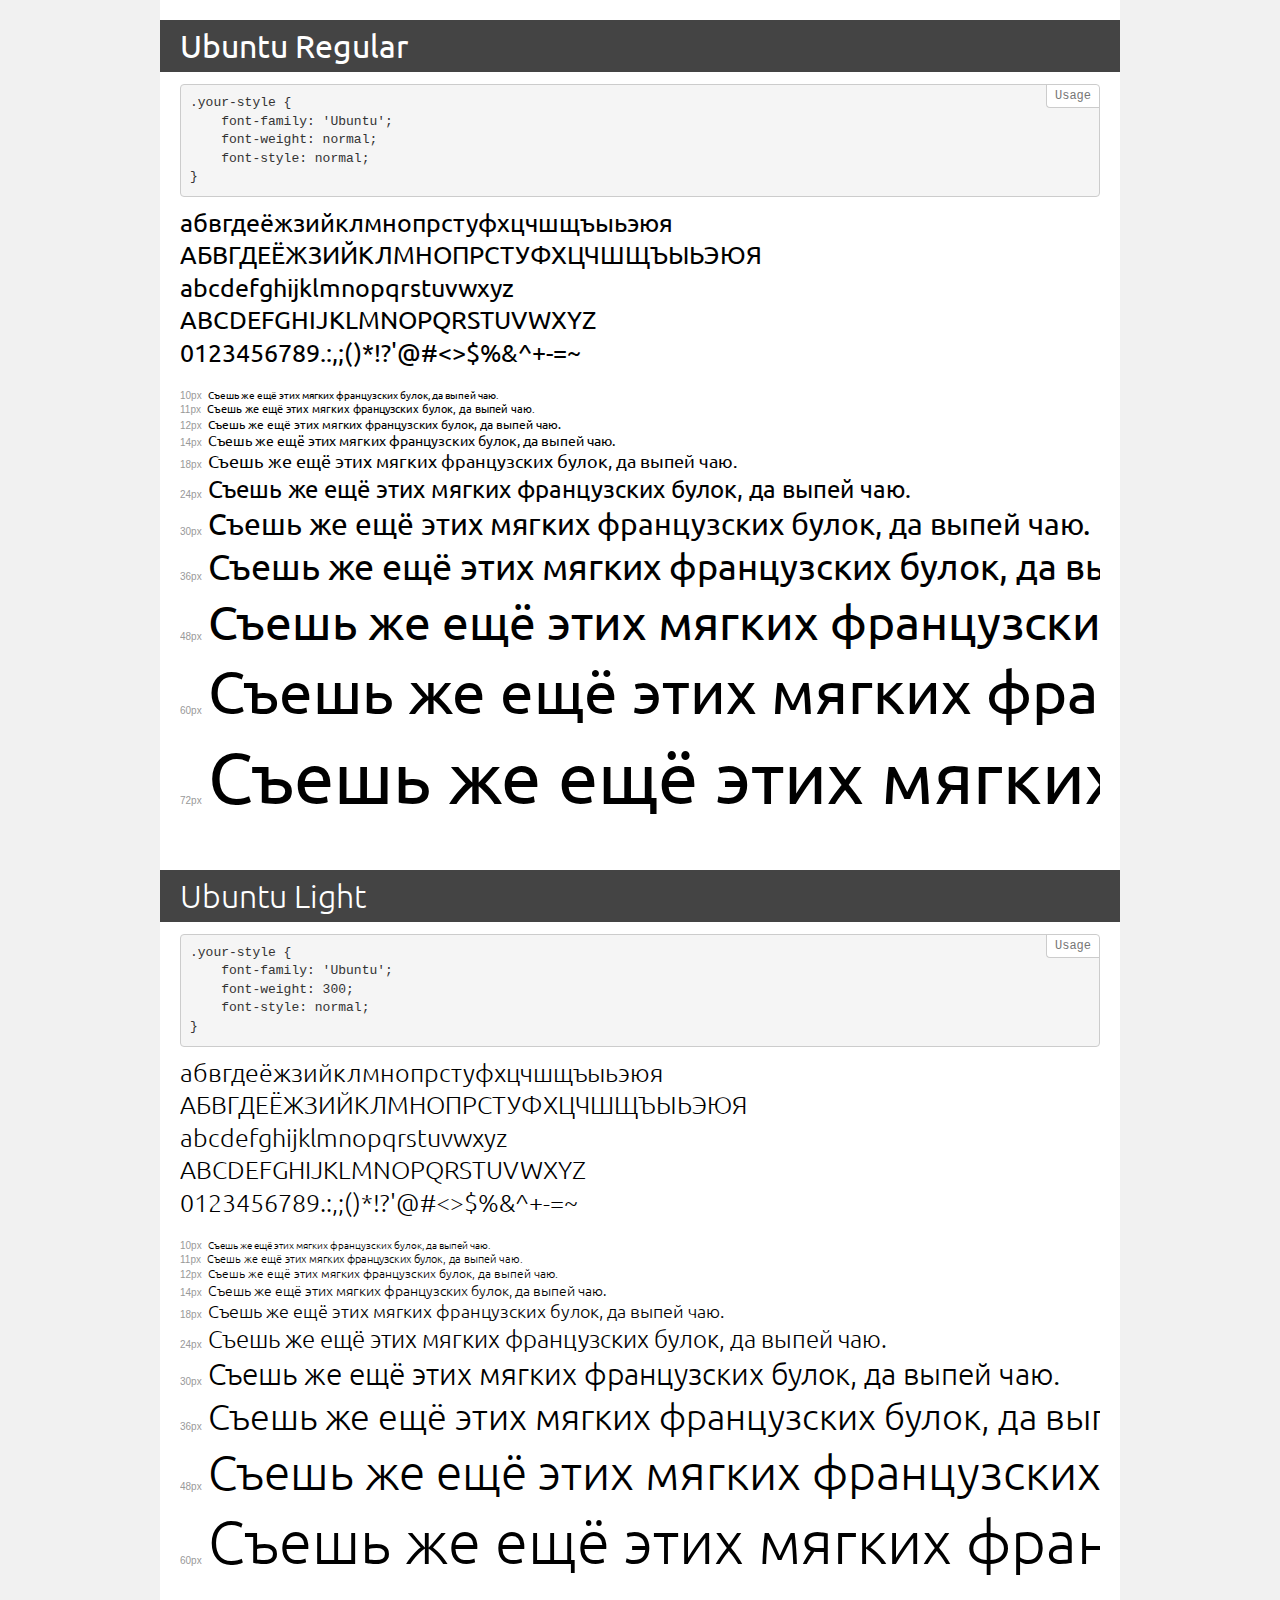
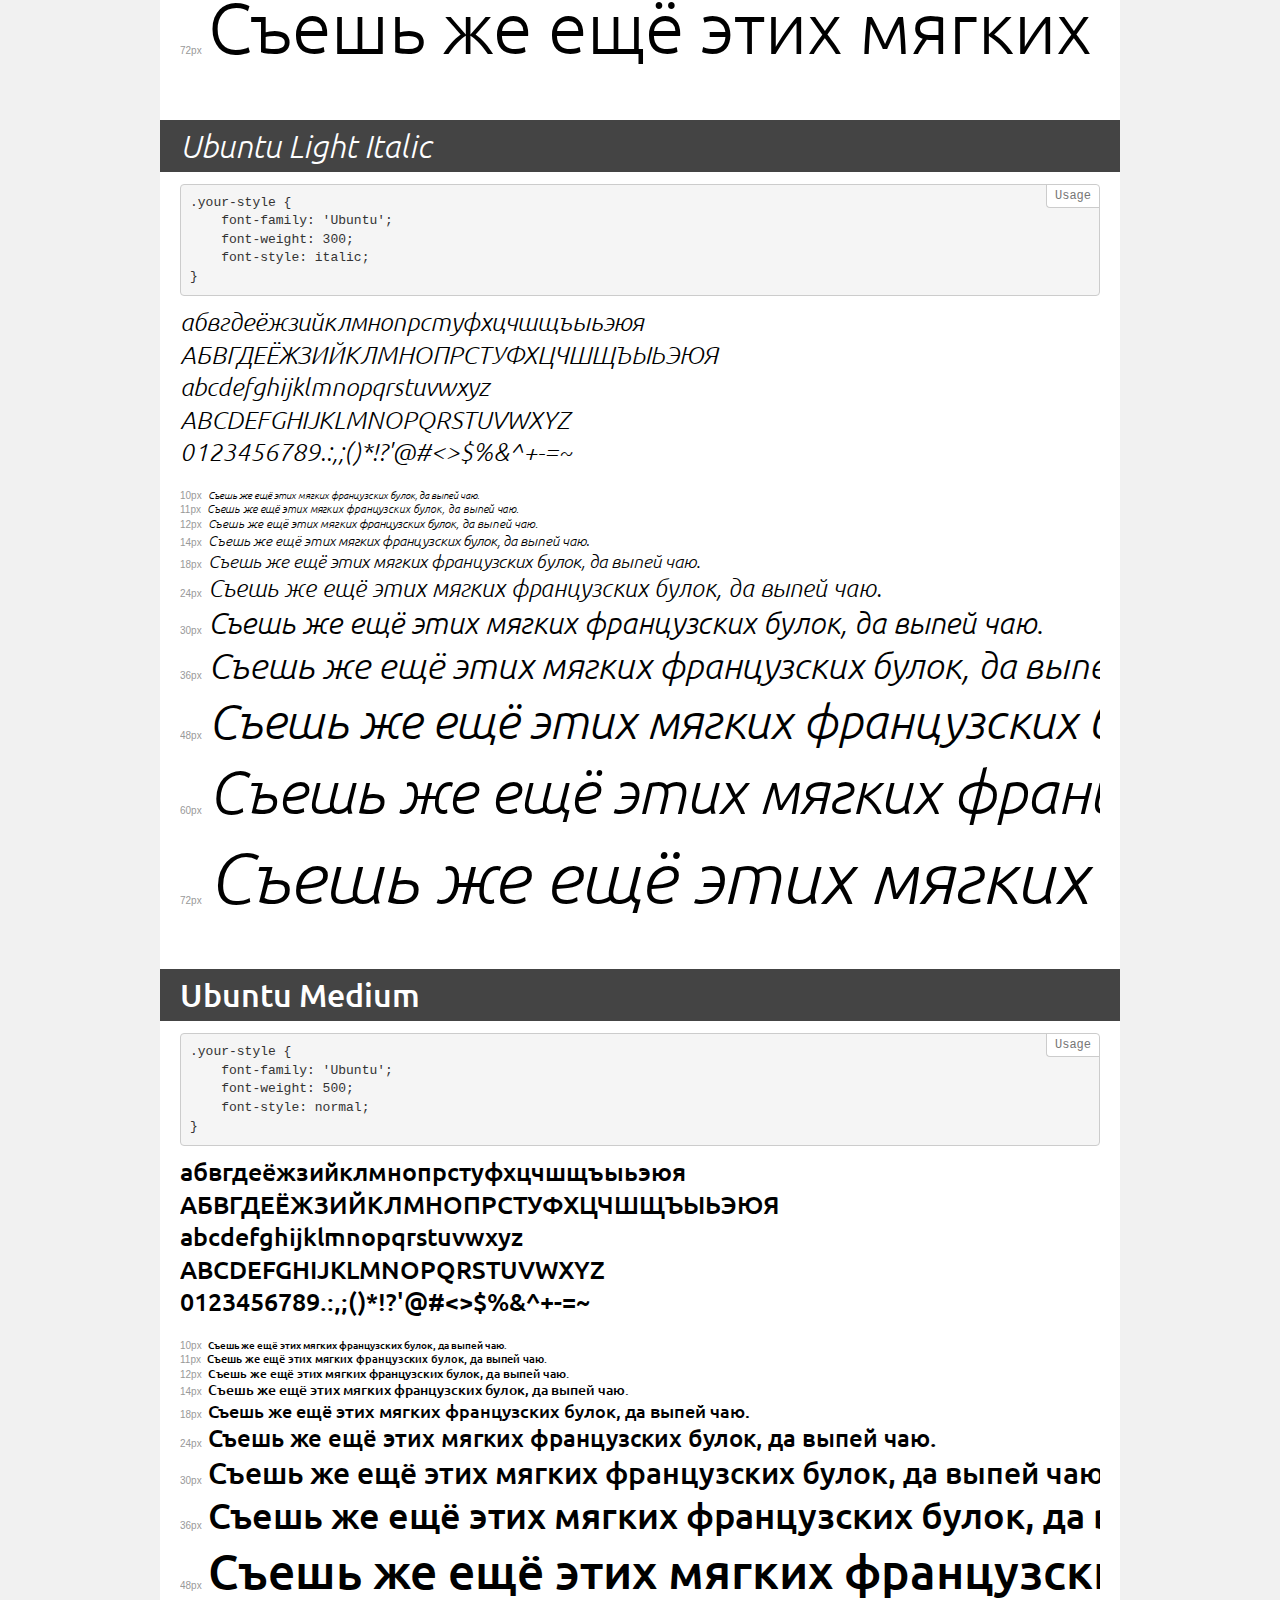
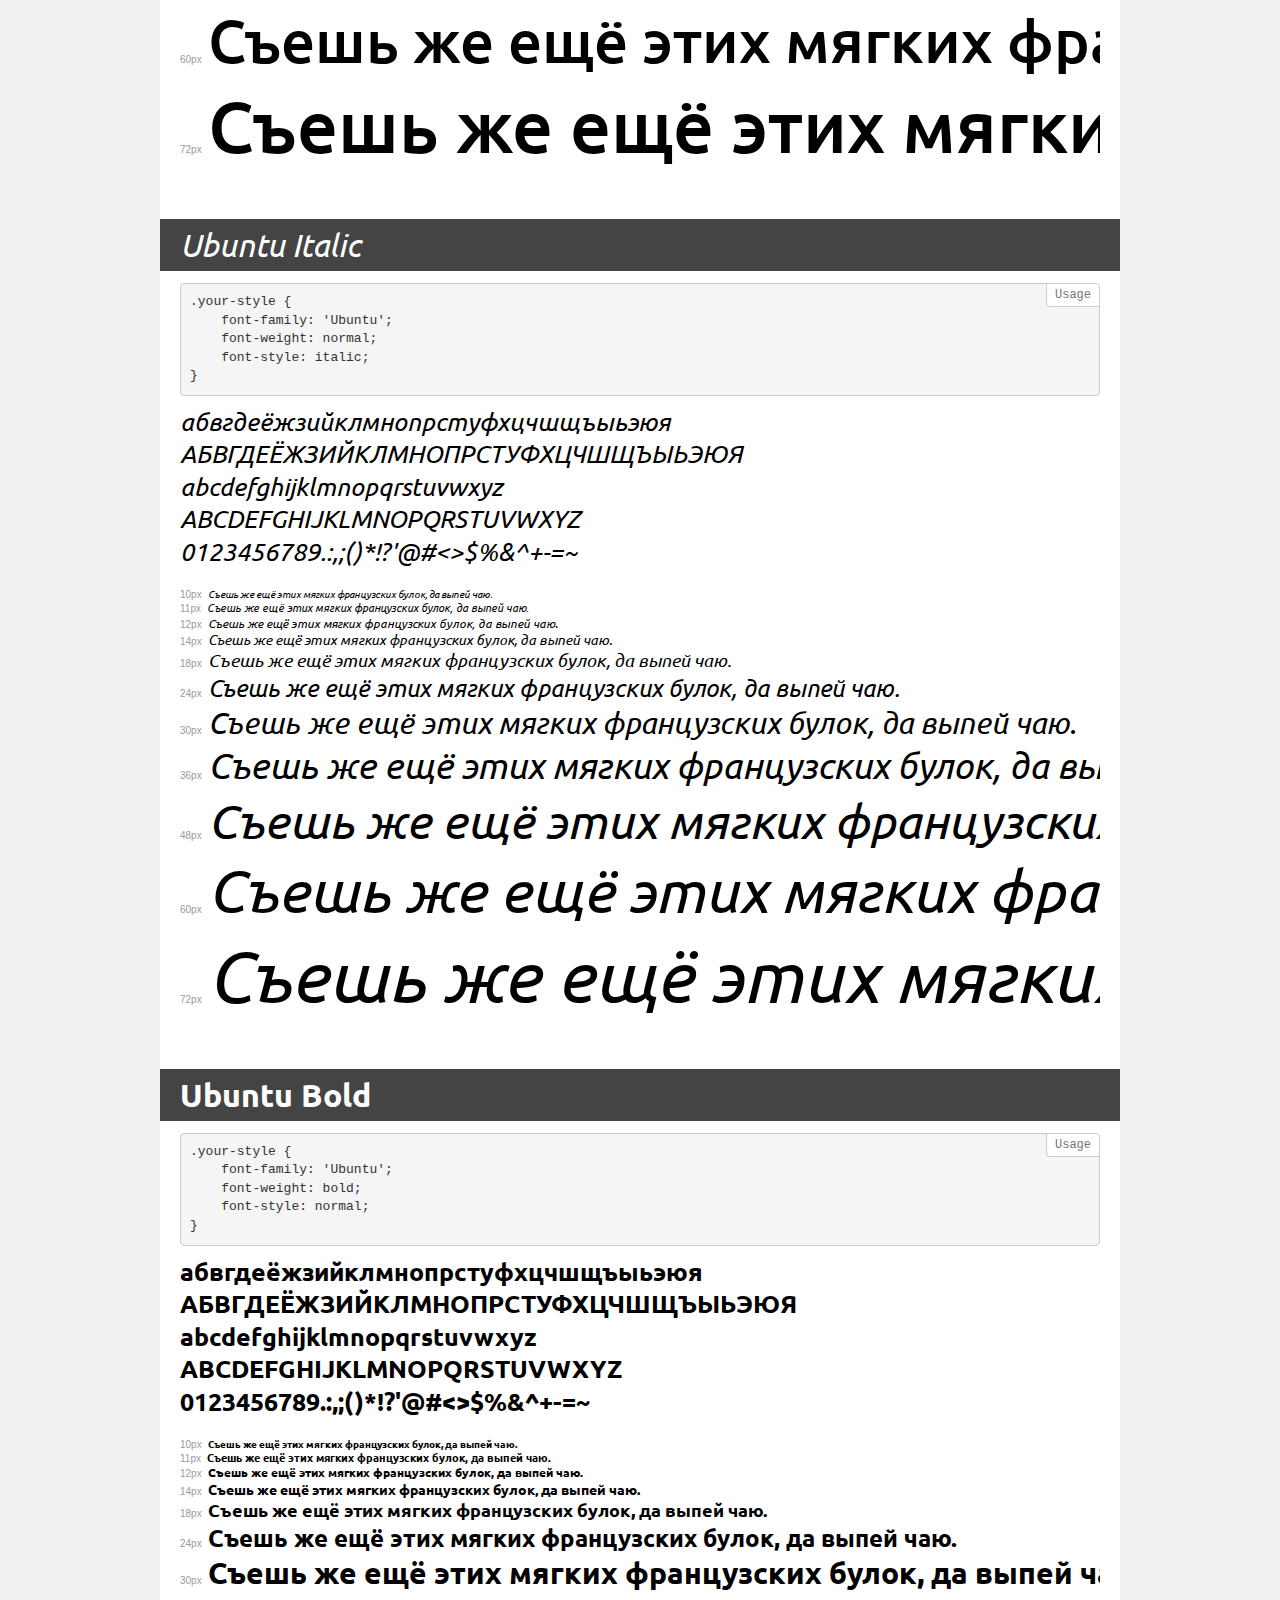
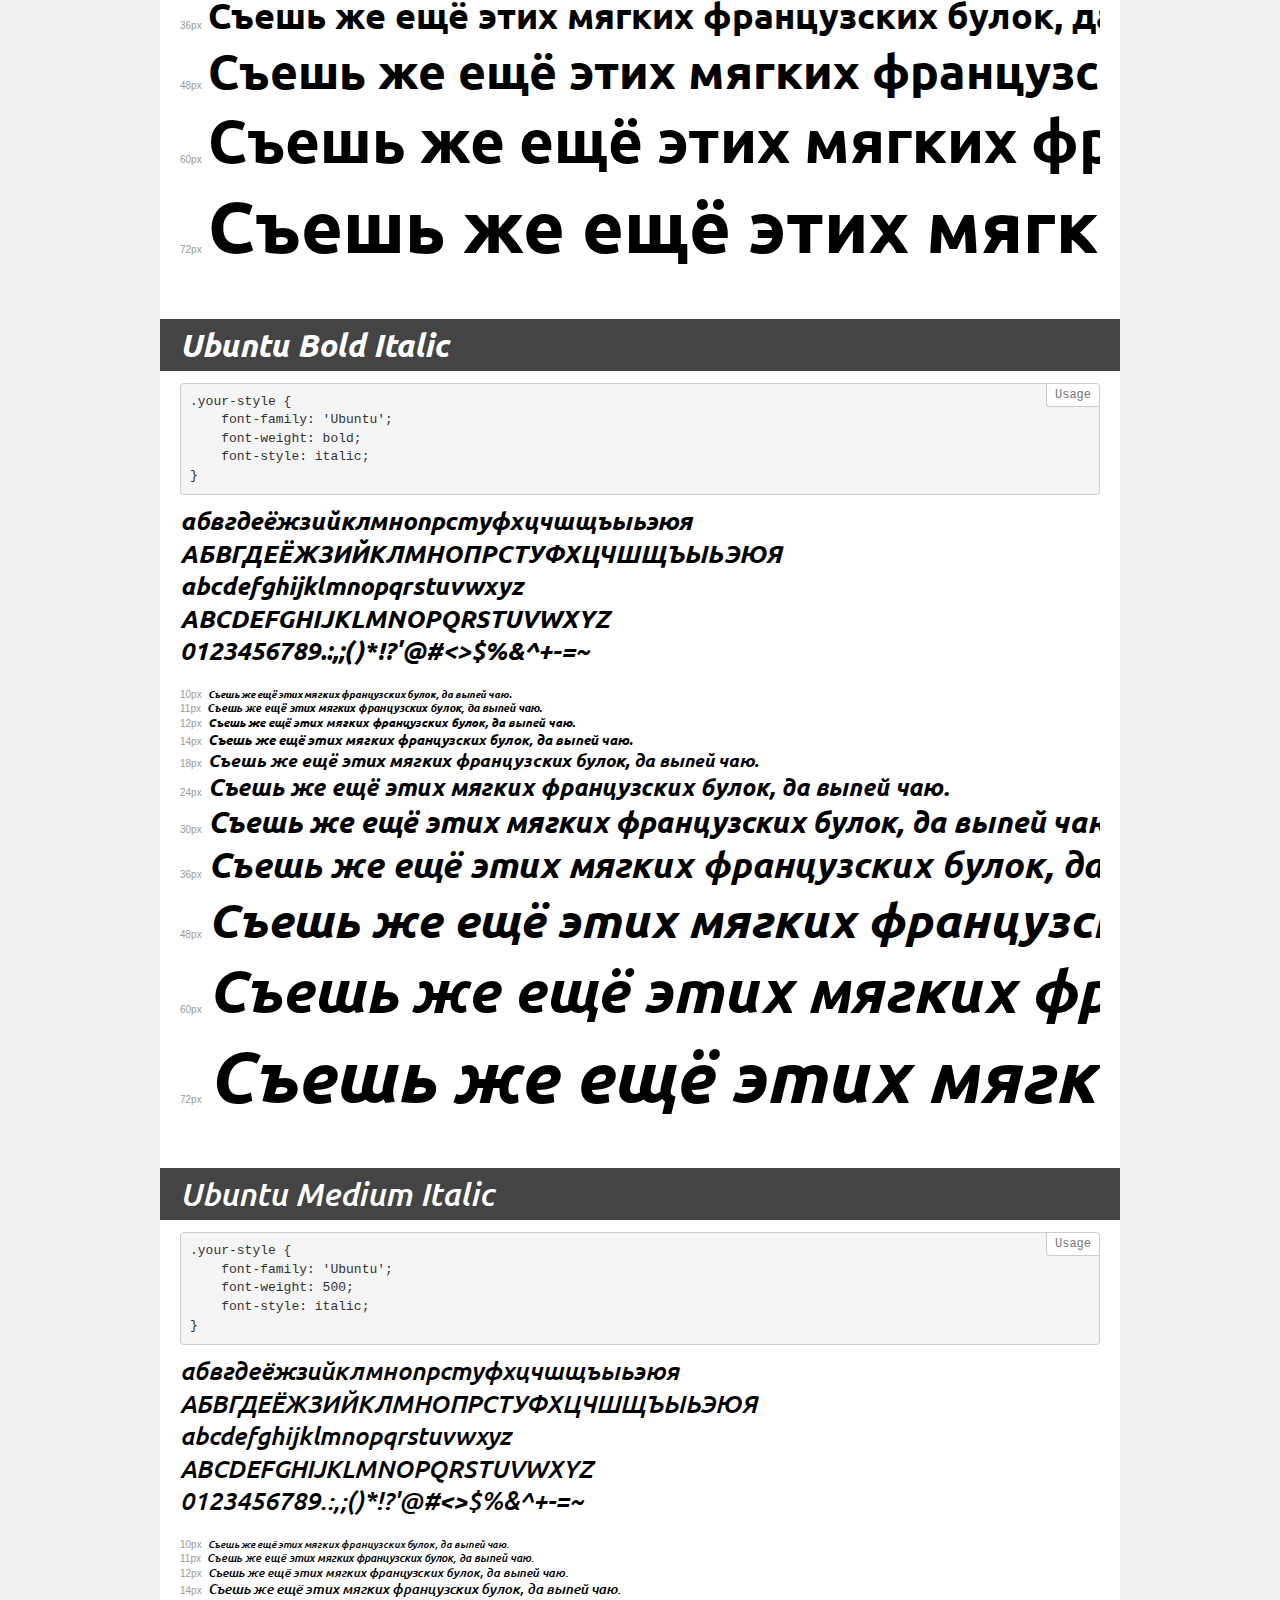
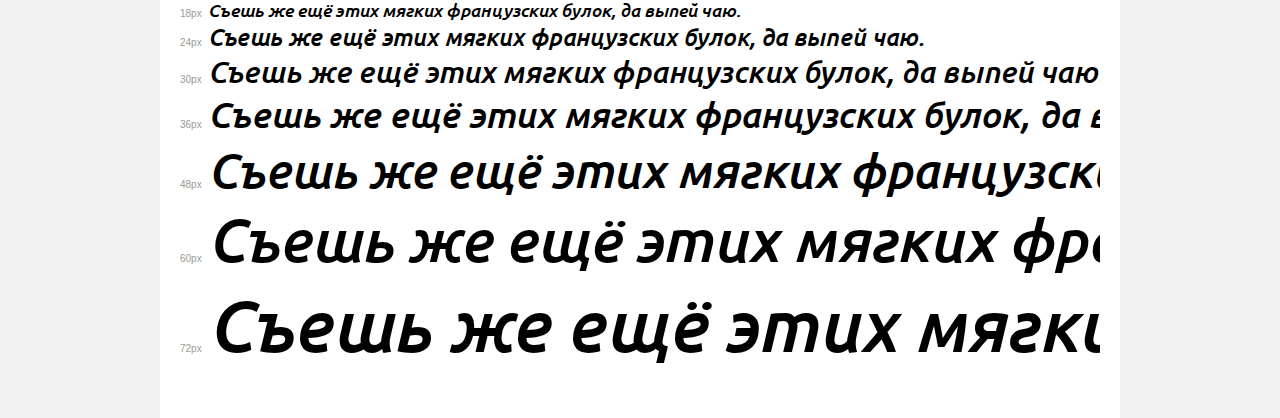
<file: fonts/ubuntu/demo.html>
<!DOCTYPE html>
<html>
<head>
    <meta charset="utf-8">
    <meta http-equiv="X-UA-Compatible" content="IE=edge">
    <meta name="viewport" content="width=device-width, initial-scale=1">
    <meta name="robots" content="noindex, noarchive">
    <title>Transfonter demo</title>
    <link href="stylesheet.css" rel="stylesheet">
    <style>
        /*
        http://meyerweb.com/eric/tools/css/reset/
        v2.0 | 20110126
        License: none (public domain)
        */
        html, body, div, span, applet, object, iframe,
        h1, h2, h3, h4, h5, h6, p, blockquote, pre,
        a, abbr, acronym, address, big, cite, code,
        del, dfn, em, img, ins, kbd, q, s, samp,
        small, strike, strong, sub, sup, tt, var,
        b, u, i, center,
        dl, dt, dd, ol, ul, li,
        fieldset, form, label, legend,
        table, caption, tbody, tfoot, thead, tr, th, td,
        article, aside, canvas, details, embed,
        figure, figcaption, footer, header, hgroup,
        menu, nav, output, ruby, section, summary,
        time, mark, audio, video {
            margin: 0;
            padding: 0;
            border: 0;
            font-size: 100%;
            font: inherit;
            vertical-align: baseline;
        }
        /* HTML5 display-role reset for older browsers */
        article, aside, details, figcaption, figure,
        footer, header, hgroup, menu, nav, section {
            display: block;
        }
        body {
            line-height: 1;
        }
        ol, ul {
            list-style: none;
        }
        blockquote, q {
            quotes: none;
        }
        blockquote:before, blockquote:after,
        q:before, q:after {
            content: '';
            content: none;
        }
        table {
            border-collapse: collapse;
            border-spacing: 0;
        }
        /* common styles */
        body {
            background: #f1f1f1;
            color: #000;
        }
        .page {
            background: #fff;
            width: 920px;
            margin: 0 auto;
            padding: 20px 20px 0 20px;
            overflow: hidden;
        }
        .font-container {
            overflow-x: auto;
            overflow-y: hidden;
            margin-bottom: 40px;
            line-height: 1.3;
            white-space: nowrap;
            padding-bottom: 5px;
        }
        h1 {
            position: relative;
            background: #444;
            font-size: 32px;
            color: #fff;
            padding: 10px 20px;
            margin: 0 -20px 12px -20px;
        }
        .letters {
            font-size: 25px;
            margin-bottom: 20px;
        }
        .s10:before {
            content: '10px';
        }
        .s11:before {
            content: '11px';
        }
        .s12:before {
            content: '12px';
        }
        .s14:before {
            content: '14px';
        }
        .s18:before {
            content: '18px';
        }
        .s24:before {
            content: '24px';
        }
        .s30:before {
            content: '30px';
        }
        .s36:before {
            content: '36px';
        }
        .s48:before {
            content: '48px';
        }
        .s60:before {
            content: '60px';
        }
        .s72:before {
            content: '72px';
        }
        .s10:before, .s11:before, .s12:before, .s14:before,
        .s18:before, .s24:before, .s30:before, .s36:before,
        .s48:before, .s60:before, .s72:before {
            font-family: Arial, sans-serif;
            font-size: 10px;
            font-weight: normal;
            font-style: normal;
            color: #999;
            padding-right: 6px;
        }
        pre {
            display: block;
            position: relative;
            padding: 9px;
            margin: 0 0 10px;
            font-family: Monaco, Menlo, Consolas, "Courier New", monospace !important;
            font-size: 13px;
            line-height: 1.428571429;
            color: #333;
            font-weight: normal !important;
            font-style: normal !important;
            background-color: #f5f5f5;
            border: 1px solid #ccc;
            overflow-x: auto;
            border-radius: 4px;
        }
        pre:after {
            display: block;
            position: absolute;
            right: 0;
            top: 0;
            content: 'Usage';
            line-height: 1;
            padding: 5px 8px;
            font-size: 12px;
            color: #767676;
            background-color: #fff;
            border: 1px solid #ccc;
            border-right: none;
            border-top: none;
            border-radius: 0 4px 0 4px;
            z-index: 10;
        }
        /* responsive */
        @media (max-width: 959px) {
            .page {
                width: auto;
                margin: 0;
            }
        }
    </style>
</head>
<body>
<div class="page">
    <div class="demo" style="font-family: 'Ubuntu'; font-weight: normal; font-style: normal;">
        <h1>Ubuntu Regular</h1>
        <pre>.your-style {
    font-family: 'Ubuntu';
    font-weight: normal;
    font-style: normal;
}</pre>
        <div class="font-container">
            <p class="letters">
                абвгдеёжзийклмнопрстуфхцчшщъыьэюя<br>
АБВГДЕЁЖЗИЙКЛМНОПРСТУФХЦЧШЩЪЫЬЭЮЯ<br>
abcdefghijklmnopqrstuvwxyz<br>
ABCDEFGHIJKLMNOPQRSTUVWXYZ<br>
                0123456789.:,;()*!?'@#<>$%&^+-=~
            </p>
            <p class="s10" style="font-size: 10px;">Съешь же ещё этих мягких французских булок, да выпей чаю.</p>
            <p class="s11" style="font-size: 11px;">Съешь же ещё этих мягких французских булок, да выпей чаю.</p>
            <p class="s12" style="font-size: 12px;">Съешь же ещё этих мягких французских булок, да выпей чаю.</p>
            <p class="s14" style="font-size: 14px;">Съешь же ещё этих мягких французских булок, да выпей чаю.</p>
            <p class="s18" style="font-size: 18px;">Съешь же ещё этих мягких французских булок, да выпей чаю.</p>
            <p class="s24" style="font-size: 24px;">Съешь же ещё этих мягких французских булок, да выпей чаю.</p>
            <p class="s30" style="font-size: 30px;">Съешь же ещё этих мягких французских булок, да выпей чаю.</p>
            <p class="s36" style="font-size: 36px;">Съешь же ещё этих мягких французских булок, да выпей чаю.</p>
            <p class="s48" style="font-size: 48px;">Съешь же ещё этих мягких французских булок, да выпей чаю.</p>
            <p class="s60" style="font-size: 60px;">Съешь же ещё этих мягких французских булок, да выпей чаю.</p>
            <p class="s72" style="font-size: 72px;">Съешь же ещё этих мягких французских булок, да выпей чаю.</p>
        </div>
    </div>
    <div class="demo" style="font-family: 'Ubuntu'; font-weight: 300; font-style: normal;">
        <h1>Ubuntu Light</h1>
        <pre>.your-style {
    font-family: 'Ubuntu';
    font-weight: 300;
    font-style: normal;
}</pre>
        <div class="font-container">
            <p class="letters">
                абвгдеёжзийклмнопрстуфхцчшщъыьэюя<br>
АБВГДЕЁЖЗИЙКЛМНОПРСТУФХЦЧШЩЪЫЬЭЮЯ<br>
abcdefghijklmnopqrstuvwxyz<br>
ABCDEFGHIJKLMNOPQRSTUVWXYZ<br>
                0123456789.:,;()*!?'@#<>$%&^+-=~
            </p>
            <p class="s10" style="font-size: 10px;">Съешь же ещё этих мягких французских булок, да выпей чаю.</p>
            <p class="s11" style="font-size: 11px;">Съешь же ещё этих мягких французских булок, да выпей чаю.</p>
            <p class="s12" style="font-size: 12px;">Съешь же ещё этих мягких французских булок, да выпей чаю.</p>
            <p class="s14" style="font-size: 14px;">Съешь же ещё этих мягких французских булок, да выпей чаю.</p>
            <p class="s18" style="font-size: 18px;">Съешь же ещё этих мягких французских булок, да выпей чаю.</p>
            <p class="s24" style="font-size: 24px;">Съешь же ещё этих мягких французских булок, да выпей чаю.</p>
            <p class="s30" style="font-size: 30px;">Съешь же ещё этих мягких французских булок, да выпей чаю.</p>
            <p class="s36" style="font-size: 36px;">Съешь же ещё этих мягких французских булок, да выпей чаю.</p>
            <p class="s48" style="font-size: 48px;">Съешь же ещё этих мягких французских булок, да выпей чаю.</p>
            <p class="s60" style="font-size: 60px;">Съешь же ещё этих мягких французских булок, да выпей чаю.</p>
            <p class="s72" style="font-size: 72px;">Съешь же ещё этих мягких французских булок, да выпей чаю.</p>
        </div>
    </div>
    <div class="demo" style="font-family: 'Ubuntu'; font-weight: 300; font-style: italic;">
        <h1>Ubuntu Light Italic</h1>
        <pre>.your-style {
    font-family: 'Ubuntu';
    font-weight: 300;
    font-style: italic;
}</pre>
        <div class="font-container">
            <p class="letters">
                абвгдеёжзийклмнопрстуфхцчшщъыьэюя<br>
АБВГДЕЁЖЗИЙКЛМНОПРСТУФХЦЧШЩЪЫЬЭЮЯ<br>
abcdefghijklmnopqrstuvwxyz<br>
ABCDEFGHIJKLMNOPQRSTUVWXYZ<br>
                0123456789.:,;()*!?'@#<>$%&^+-=~
            </p>
            <p class="s10" style="font-size: 10px;">Съешь же ещё этих мягких французских булок, да выпей чаю.</p>
            <p class="s11" style="font-size: 11px;">Съешь же ещё этих мягких французских булок, да выпей чаю.</p>
            <p class="s12" style="font-size: 12px;">Съешь же ещё этих мягких французских булок, да выпей чаю.</p>
            <p class="s14" style="font-size: 14px;">Съешь же ещё этих мягких французских булок, да выпей чаю.</p>
            <p class="s18" style="font-size: 18px;">Съешь же ещё этих мягких французских булок, да выпей чаю.</p>
            <p class="s24" style="font-size: 24px;">Съешь же ещё этих мягких французских булок, да выпей чаю.</p>
            <p class="s30" style="font-size: 30px;">Съешь же ещё этих мягких французских булок, да выпей чаю.</p>
            <p class="s36" style="font-size: 36px;">Съешь же ещё этих мягких французских булок, да выпей чаю.</p>
            <p class="s48" style="font-size: 48px;">Съешь же ещё этих мягких французских булок, да выпей чаю.</p>
            <p class="s60" style="font-size: 60px;">Съешь же ещё этих мягких французских булок, да выпей чаю.</p>
            <p class="s72" style="font-size: 72px;">Съешь же ещё этих мягких французских булок, да выпей чаю.</p>
        </div>
    </div>
    <div class="demo" style="font-family: 'Ubuntu'; font-weight: 500; font-style: normal;">
        <h1>Ubuntu Medium</h1>
        <pre>.your-style {
    font-family: 'Ubuntu';
    font-weight: 500;
    font-style: normal;
}</pre>
        <div class="font-container">
            <p class="letters">
                абвгдеёжзийклмнопрстуфхцчшщъыьэюя<br>
АБВГДЕЁЖЗИЙКЛМНОПРСТУФХЦЧШЩЪЫЬЭЮЯ<br>
abcdefghijklmnopqrstuvwxyz<br>
ABCDEFGHIJKLMNOPQRSTUVWXYZ<br>
                0123456789.:,;()*!?'@#<>$%&^+-=~
            </p>
            <p class="s10" style="font-size: 10px;">Съешь же ещё этих мягких французских булок, да выпей чаю.</p>
            <p class="s11" style="font-size: 11px;">Съешь же ещё этих мягких французских булок, да выпей чаю.</p>
            <p class="s12" style="font-size: 12px;">Съешь же ещё этих мягких французских булок, да выпей чаю.</p>
            <p class="s14" style="font-size: 14px;">Съешь же ещё этих мягких французских булок, да выпей чаю.</p>
            <p class="s18" style="font-size: 18px;">Съешь же ещё этих мягких французских булок, да выпей чаю.</p>
            <p class="s24" style="font-size: 24px;">Съешь же ещё этих мягких французских булок, да выпей чаю.</p>
            <p class="s30" style="font-size: 30px;">Съешь же ещё этих мягких французских булок, да выпей чаю.</p>
            <p class="s36" style="font-size: 36px;">Съешь же ещё этих мягких французских булок, да выпей чаю.</p>
            <p class="s48" style="font-size: 48px;">Съешь же ещё этих мягких французских булок, да выпей чаю.</p>
            <p class="s60" style="font-size: 60px;">Съешь же ещё этих мягких французских булок, да выпей чаю.</p>
            <p class="s72" style="font-size: 72px;">Съешь же ещё этих мягких французских булок, да выпей чаю.</p>
        </div>
    </div>
    <div class="demo" style="font-family: 'Ubuntu'; font-weight: normal; font-style: italic;">
        <h1>Ubuntu Italic</h1>
        <pre>.your-style {
    font-family: 'Ubuntu';
    font-weight: normal;
    font-style: italic;
}</pre>
        <div class="font-container">
            <p class="letters">
                абвгдеёжзийклмнопрстуфхцчшщъыьэюя<br>
АБВГДЕЁЖЗИЙКЛМНОПРСТУФХЦЧШЩЪЫЬЭЮЯ<br>
abcdefghijklmnopqrstuvwxyz<br>
ABCDEFGHIJKLMNOPQRSTUVWXYZ<br>
                0123456789.:,;()*!?'@#<>$%&^+-=~
            </p>
            <p class="s10" style="font-size: 10px;">Съешь же ещё этих мягких французских булок, да выпей чаю.</p>
            <p class="s11" style="font-size: 11px;">Съешь же ещё этих мягких французских булок, да выпей чаю.</p>
            <p class="s12" style="font-size: 12px;">Съешь же ещё этих мягких французских булок, да выпей чаю.</p>
            <p class="s14" style="font-size: 14px;">Съешь же ещё этих мягких французских булок, да выпей чаю.</p>
            <p class="s18" style="font-size: 18px;">Съешь же ещё этих мягких французских булок, да выпей чаю.</p>
            <p class="s24" style="font-size: 24px;">Съешь же ещё этих мягких французских булок, да выпей чаю.</p>
            <p class="s30" style="font-size: 30px;">Съешь же ещё этих мягких французских булок, да выпей чаю.</p>
            <p class="s36" style="font-size: 36px;">Съешь же ещё этих мягких французских булок, да выпей чаю.</p>
            <p class="s48" style="font-size: 48px;">Съешь же ещё этих мягких французских булок, да выпей чаю.</p>
            <p class="s60" style="font-size: 60px;">Съешь же ещё этих мягких французских булок, да выпей чаю.</p>
            <p class="s72" style="font-size: 72px;">Съешь же ещё этих мягких французских булок, да выпей чаю.</p>
        </div>
    </div>
    <div class="demo" style="font-family: 'Ubuntu'; font-weight: bold; font-style: normal;">
        <h1>Ubuntu Bold</h1>
        <pre>.your-style {
    font-family: 'Ubuntu';
    font-weight: bold;
    font-style: normal;
}</pre>
        <div class="font-container">
            <p class="letters">
                абвгдеёжзийклмнопрстуфхцчшщъыьэюя<br>
АБВГДЕЁЖЗИЙКЛМНОПРСТУФХЦЧШЩЪЫЬЭЮЯ<br>
abcdefghijklmnopqrstuvwxyz<br>
ABCDEFGHIJKLMNOPQRSTUVWXYZ<br>
                0123456789.:,;()*!?'@#<>$%&^+-=~
            </p>
            <p class="s10" style="font-size: 10px;">Съешь же ещё этих мягких французских булок, да выпей чаю.</p>
            <p class="s11" style="font-size: 11px;">Съешь же ещё этих мягких французских булок, да выпей чаю.</p>
            <p class="s12" style="font-size: 12px;">Съешь же ещё этих мягких французских булок, да выпей чаю.</p>
            <p class="s14" style="font-size: 14px;">Съешь же ещё этих мягких французских булок, да выпей чаю.</p>
            <p class="s18" style="font-size: 18px;">Съешь же ещё этих мягких французских булок, да выпей чаю.</p>
            <p class="s24" style="font-size: 24px;">Съешь же ещё этих мягких французских булок, да выпей чаю.</p>
            <p class="s30" style="font-size: 30px;">Съешь же ещё этих мягких французских булок, да выпей чаю.</p>
            <p class="s36" style="font-size: 36px;">Съешь же ещё этих мягких французских булок, да выпей чаю.</p>
            <p class="s48" style="font-size: 48px;">Съешь же ещё этих мягких французских булок, да выпей чаю.</p>
            <p class="s60" style="font-size: 60px;">Съешь же ещё этих мягких французских булок, да выпей чаю.</p>
            <p class="s72" style="font-size: 72px;">Съешь же ещё этих мягких французских булок, да выпей чаю.</p>
        </div>
    </div>
    <div class="demo" style="font-family: 'Ubuntu'; font-weight: bold; font-style: italic;">
        <h1>Ubuntu Bold Italic</h1>
        <pre>.your-style {
    font-family: 'Ubuntu';
    font-weight: bold;
    font-style: italic;
}</pre>
        <div class="font-container">
            <p class="letters">
                абвгдеёжзийклмнопрстуфхцчшщъыьэюя<br>
АБВГДЕЁЖЗИЙКЛМНОПРСТУФХЦЧШЩЪЫЬЭЮЯ<br>
abcdefghijklmnopqrstuvwxyz<br>
ABCDEFGHIJKLMNOPQRSTUVWXYZ<br>
                0123456789.:,;()*!?'@#<>$%&^+-=~
            </p>
            <p class="s10" style="font-size: 10px;">Съешь же ещё этих мягких французских булок, да выпей чаю.</p>
            <p class="s11" style="font-size: 11px;">Съешь же ещё этих мягких французских булок, да выпей чаю.</p>
            <p class="s12" style="font-size: 12px;">Съешь же ещё этих мягких французских булок, да выпей чаю.</p>
            <p class="s14" style="font-size: 14px;">Съешь же ещё этих мягких французских булок, да выпей чаю.</p>
            <p class="s18" style="font-size: 18px;">Съешь же ещё этих мягких французских булок, да выпей чаю.</p>
            <p class="s24" style="font-size: 24px;">Съешь же ещё этих мягких французских булок, да выпей чаю.</p>
            <p class="s30" style="font-size: 30px;">Съешь же ещё этих мягких французских булок, да выпей чаю.</p>
            <p class="s36" style="font-size: 36px;">Съешь же ещё этих мягких французских булок, да выпей чаю.</p>
            <p class="s48" style="font-size: 48px;">Съешь же ещё этих мягких французских булок, да выпей чаю.</p>
            <p class="s60" style="font-size: 60px;">Съешь же ещё этих мягких французских булок, да выпей чаю.</p>
            <p class="s72" style="font-size: 72px;">Съешь же ещё этих мягких французских булок, да выпей чаю.</p>
        </div>
    </div>
    <div class="demo" style="font-family: 'Ubuntu'; font-weight: 500; font-style: italic;">
        <h1>Ubuntu Medium Italic</h1>
        <pre>.your-style {
    font-family: 'Ubuntu';
    font-weight: 500;
    font-style: italic;
}</pre>
        <div class="font-container">
            <p class="letters">
                абвгдеёжзийклмнопрстуфхцчшщъыьэюя<br>
АБВГДЕЁЖЗИЙКЛМНОПРСТУФХЦЧШЩЪЫЬЭЮЯ<br>
abcdefghijklmnopqrstuvwxyz<br>
ABCDEFGHIJKLMNOPQRSTUVWXYZ<br>
                0123456789.:,;()*!?'@#<>$%&^+-=~
            </p>
            <p class="s10" style="font-size: 10px;">Съешь же ещё этих мягких французских булок, да выпей чаю.</p>
            <p class="s11" style="font-size: 11px;">Съешь же ещё этих мягких французских булок, да выпей чаю.</p>
            <p class="s12" style="font-size: 12px;">Съешь же ещё этих мягких французских булок, да выпей чаю.</p>
            <p class="s14" style="font-size: 14px;">Съешь же ещё этих мягких французских булок, да выпей чаю.</p>
            <p class="s18" style="font-size: 18px;">Съешь же ещё этих мягких французских булок, да выпей чаю.</p>
            <p class="s24" style="font-size: 24px;">Съешь же ещё этих мягких французских булок, да выпей чаю.</p>
            <p class="s30" style="font-size: 30px;">Съешь же ещё этих мягких французских булок, да выпей чаю.</p>
            <p class="s36" style="font-size: 36px;">Съешь же ещё этих мягких французских булок, да выпей чаю.</p>
            <p class="s48" style="font-size: 48px;">Съешь же ещё этих мягких французских булок, да выпей чаю.</p>
            <p class="s60" style="font-size: 60px;">Съешь же ещё этих мягких французских булок, да выпей чаю.</p>
            <p class="s72" style="font-size: 72px;">Съешь же ещё этих мягких французских булок, да выпей чаю.</p>
        </div>
    </div>
</div>
</body>
</html>
</file>
<file: css/base.css>
/* =================================================================== 
 *
 *  Infinity v1.0 Base Stylesheet
 *  01-02-2017
 *  ------------------------------------------------------------------
 *  TOC:
 *  01. reset
 *  02. basic/base setup styles
 *  03. grid
 *  04. MISC
 *
 * =================================================================== */

/* ===================================================================
 *  01. reset - normalize.css v3.0.2 | MIT License | git.io/normalize
 *
 * ------------------------------------------------------------------- */
html {
  font-family: sans-serif;
  -ms-text-size-adjust: 100%;
  -webkit-text-size-adjust: 100%;
}

body {
  margin: 0;
}

article,
aside,
details,
figcaption,
figure,
footer,
header,
hgroup,
main,
menu,
nav,
section,
summary {
  display: block;
}

audio, canvas, progress, video {
  display: inline-block;
  vertical-align: baseline;
}

audio:not([controls]) {
  display: none;
  height: 0;
}

[hidden],
template {
  display: none;
}

a {
  background: transparent;
}

a:active, a:hover {
  outline: 0;
}

abbr[title] {
  border-bottom: 1px dotted;
}

b, strong {
  font-weight: bold;
}

dfn {
  font-style: italic;
}

h1 {
  font-size: 2em;
  margin: 0.67em 0;
}

mark {
  background: #ff0;
  color: #000;
}

small {
  font-size: 80%;
}

sub,
sup {
  font-size: 75%;
  line-height: 0;
  position: relative;
  vertical-align: baseline;
}

sup {
  top: -0.5em;
}

sub {
  bottom: -0.25em;
}

img {
  border: 0;
}

svg:not(:root) {
  overflow: hidden;
}

figure {
  margin: 1em 40px;
}

hr {
  -moz-box-sizing: content-box;
  box-sizing: content-box;
  height: 0;
}

pre {
  overflow: auto;
}

code,
kbd,
pre,
samp {
  font-family: monospace, monospace;
  font-size: 1em;
}

button, input, optgroup,
select, textarea {
  color: inherit;
  font: inherit;
  margin: 0;
}

button {
  overflow: visible;
}

button, select {
  text-transform: none;
}

button,
html input[type="button"],
input[type="reset"],
input[type="submit"] {
  -webkit-appearance: button;
  cursor: pointer;
}

button[disabled],
html input[disabled] {
  cursor: default;
}

button::-moz-focus-inner,
input::-moz-focus-inner {
  border: 0;
  padding: 0;
}

input {
  line-height: normal;
}

input[type="checkbox"],
input[type="radio"] {
  box-sizing: border-box;
  padding: 0;
}

input[type="number"]::-webkit-inner-spin-button,
input[type="number"]::-webkit-outer-spin-button {
  height: auto;
}

input[type="search"] {
  -webkit-appearance: textfield;
  -moz-box-sizing: content-box;
  -webkit-box-sizing: content-box;
  box-sizing: content-box;
}

input[type="search"]::-webkit-search-cancel-button,
input[type="search"]::-webkit-search-decoration {
  -webkit-appearance: none;
}

fieldset {
  border: 1px solid #c0c0c0;
  margin: 0 2px;
  padding: 0.35em 0.625em 0.75em;
}

legend {
  border: 0;
  padding: 0;
}

textarea {
  overflow: auto;
}

optgroup {
  font-weight: bold;
}

table {
  border-collapse: collapse;
  border-spacing: 0;
}

td, th {
  padding: 0;
}

/* ===================================================================
 *  02. basic/base setup styles - (_basic.scss)
 *
 * ------------------------------------------------------------------- */
html {
  font-size: 62.5%;
  box-sizing: border-box;
}

*,
*::before,
*::after {
  box-sizing: inherit;
}

body {
  font-weight: normal;
  line-height: 1;
  text-rendering: optimizeLegibility;
  word-wrap: break-word;
  -webkit-overflow-scrolling: touch;
  -webkit-text-size-adjust: none;
}

body, input, button {
  -moz-osx-font-smoothing: grayscale;
  -webkit-font-smoothing: antialiased;
}

/* ------------------------------------------------------------------- 
 * Media - (_basic.scss)
 * ------------------------------------------------------------------- */
img, video {
  max-width: 100%;
  height: auto;
}

/* ------------------------------------------------------------------- 
 * Typography resets - (_basic.scss)
 * ------------------------------------------------------------------- */
div, dl, dt, dd, ul, ol, li, h1, h2, h3, h4, h5, h6, pre, form, p, blockquote, th, td {
  margin: 0;
  padding: 0;
}

h1, h2, h3, h4, h5, h6 {
  -webkit-font-variant-ligatures: common-ligatures;
  -moz-font-variant-ligatures: common-ligatures;
  font-variant-ligatures: common-ligatures;
  text-rendering: optimizeLegibility;
}

em, i {
  font-style: italic;
  line-height: inherit;
}

strong, b {
  font-weight: bold;
  line-height: inherit;
}

small {
  font-size: 60%;
  line-height: inherit;
}

ol, ul {
  list-style: none;
}

li {
  display: block;
}

/* ------------------------------------------------------------------- 
 * links - (_basic.scss)
 * ------------------------------------------------------------------- */
a {
  text-decoration: none;
  line-height: inherit;
}

a img {
  border: none;
}

/* ------------------------------------------------------------------- 
 * inputs - (_basic.scss)
 * ------------------------------------------------------------------- */
fieldset {
  margin: 0;
  padding: 0;
}

input[type="email"],
input[type="number"],
input[type="search"],
input[type="text"],
input[type="tel"],
input[type="url"],
input[type="password"],
textarea {
  -webkit-appearance: none;
  -moz-appearance: none;
  -ms-appearance: none;
  -o-appearance: none;
  appearance: none;
}

/* ===================================================================
 *  03. grid - (_grid.scss)
 *
 * ------------------------------------------------------------------- */
 .rowcontent {
  width: 100%;
  /*max-width: 1300px;*/
  margin: 0;
 }
 .rowcontent:before, .rowcontent:after {
  content: "";
  display: table;
}
 .rowcontent:after {
  clear: both;
}


 .row {
  width: 94%;
  max-width: 1170px;
  margin: 0 auto;
}

.row:before, .row:after {
  content: "";
  display: table;
}
.row:after {
  clear: both;
}

.row .row {
  width: auto;
  max-width: none;
  margin-left: -20px;
  margin-right: -20px;
}

[class*="col-"], .bgrid {
  float: left;
}

[class*="col-"] + [class*="col-"].end {
  float: right;
}

[class*="col-"] {
  padding: 0 20px;
}

.col-one {
  width: 8.33333%;
}

.col-two, .col-1-6 {
  width: 16.66667%;
}

.col-three, .col-1-4 {
  width: 25%;
}

.col-four, .col-1-3 {
  width: 33.33333%;
}

.col-five {
  width: 41.66667%;
}

.col-six, .col-1-2 {
  width: 50%;
}

.col-seven {
  width: 58.33333%;
}

.col-eight, .col-2-3 {
  width: 66.66667%;
}

.col-nine, .col-3-4 {
  width: 75%;
}

.col-ten, .col-5-6 {
  width: 83.33333%;
}

.col-eleven {
  width: 91.66667%;
}

.col-twelve, .col-full {
  width: 100%;
}

/* ------------------------------------------------------------------- 
 * small screens - (_grid.scss)
 * ------------------------------------------------------------------- */
@media screen and (max-width: 1024px) {
  .row .row {
    margin-left: -18px;
    margin-right: -18px;
  }

  [class*="col-"] {
    padding: 0 18px;
  }
}
/* ------------------------------------------------------------------- 
 * tablets - (_grid.scss)
 * ------------------------------------------------------------------- */
@media screen and (max-width: 768px) {
  .row {
    width: auto;
    padding-left: 30px;
    padding-right: 30px;
  }

  .row .row {
    padding-left: 0;
    padding-right: 0;
    margin-left: -15px;
    margin-right: -15px;
  }

  [class*="col-"] {
    padding: 0 15px;
  }

  .tab-1-4 {
    width: 25%;
  }

  .tab-1-3 {
    width: 33.33333%;
  }

  .tab-1-2 {
    width: 50%;
  }

  .tab-2-3 {
    width: 66.66667%;
  }

  .tab-3-4 {
    width: 75%;
  }

  .tab-full {
    width: 100%;
  }
}
/* ------------------------------------------------------------------- 
 * large mobile devices - (_grid.scss)
 * ------------------------------------------------------------------- */
@media screen and (max-width: 600px) {
  .row {
    padding-left: 25px;
    padding-right: 25px;
  }

  .row .row {
    margin-left: -10px;
    margin-right: -10px;
  }

  [class*="col-"] {
    padding: 0 10px;
  }

  .mob-1-4 {
    width: 25%;
  }

  .mob-1-2 {
    width: 50%;
  }

  .mob-3-4 {
    width: 75%;
  }

  .mob-full {
    width: 100%;
  }
}
/* ------------------------------------------------------------------- 
 * small mobile devices - (_grid.scss)
 * ------------------------------------------------------------------- */
@media screen and (max-width: 400px) {
  .row .row {
    padding-left: 0;
    padding-right: 0;
    margin-left: 0;
    margin-right: 0;
  }

  [class*="col-"] {
    width: 100% !important;
    float: none !important;
    clear: both !important;
    margin-left: 0;
    margin-right: 0;
    padding: 0;
  }

  [class*="col-"] + [class*="col-"].end {
    float: none;
  }
}
/* ===================================================================
 * block grids - (_grid.scss)
 *
 * ------------------------------------------------------------------- */
[class*="block-"]:before, [class*="block-"]:after {
  content: "";
  display: table;
}
[class*="block-"]:after {
  clear: both;
}

.block-1-6 .bgrid {
  width: 16.66667%;
}

.block-1-4 .bgrid {
  width: 25%;
}

.block-1-3 .bgrid {
  width: 33.33333%;
}

.block-1-2 .bgrid {
  width: 50%;
}

/**
 * Clearing for block grid columns. Allow columns with 
 * different heights to align properly.
 */
.block-1-6 .bgrid:nth-child(6n+1),
.block-1-4 .bgrid:nth-child(4n+1),
.block-1-3 .bgrid:nth-child(3n+1),
.block-1-2 .bgrid:nth-child(2n+1) {
  clear: both;
}

/* ------------------------------------------------------------------- 
 * small screens - (_grid.scss)
 * ------------------------------------------------------------------- */
@media screen and (max-width: 1024px) {
  .block-s-1-6 .bgrid {
    width: 16.66667%;
  }

  .block-s-1-4 .bgrid {
    width: 25%;
  }

  .block-s-1-3 .bgrid {
    width: 33.33333%;
  }

  .block-s-1-2 .bgrid {
    width: 50%;
  }

  .block-s-full .bgrid {
    width: 100%;
    clear: both;
  }

  [class*="block-s-"] .bgrid:nth-child(n) {
    clear: none;
  }

  .block-s-1-6 .bgrid:nth-child(6n+1),
  .block-s-1-4 .bgrid:nth-child(4n+1),
  .block-s-1-3 .bgrid:nth-child(3n+1),
  .block-s-1-2 .bgrid:nth-child(2n+1) {
    clear: both;
  }
}
/* ------------------------------------------------------------------- 
 * tablets - (_grid.scss)
 * ------------------------------------------------------------------- */
@media screen and (max-width: 768px) {
  .block-tab-1-6 .bgrid {
    width: 16.66667%;
  }

  .block-tab-1-4 .bgrid {
    width: 25%;
  }

  .block-tab-1-3 .bgrid {
    width: 33.33333%;
  }

  .block-tab-1-2 .bgrid {
    width: 50%;
  }

  .block-tab-full .bgrid {
    width: 100%;
    clear: both;
  }

  [class*="block-tab-"] .bgrid:nth-child(n) {
    clear: none;
  }

  .block-tab-1-6 .bgrid:nth-child(6n+1),
  .block-tab-1-4 .bgrid:nth-child(4n+1),
  .block-tab-1-3 .bgrid:nth-child(3n+1),
  .block-tab-1-2 .bgrid:nth-child(2n+1) {
    clear: both;
  }
}
/* ------------------------------------------------------------------- 
 * large mobile devices - (_grid.scss)
 * ------------------------------------------------------------------- */
@media screen and (max-width: 600px) {
  .block-mob-1-6 .bgrid {
    width: 16.66667%;
  }

  .block-mob-1-4 .bgrid {
    width: 25%;
  }

  .block-mob-1-3 .bgrid {
    width: 33.33333%;
  }

  .block-mob-1-2 .bgrid {
    width: 50%;
  }

  .block-mob-full .bgrid {
    width: 100%;
    clear: both;
  }

  [class*="block-mob-"] .bgrid:nth-child(n) {
    clear: none;
  }

  .block-mob-1-6 .bgrid:nth-child(6n+1),
  .block-mob-1-4 .bgrid:nth-child(4n+1),
  .block-mob-1-3 .bgrid:nth-child(3n+1),
  .block-mob-1-2 .bgrid:nth-child(2n+1) {
    clear: both;
  }
}
/* ------------------------------------------------------------------- 
 * stack on small mobile devices - (_grid.scss)
 * ------------------------------------------------------------------- */
@media screen and (max-width: 400px) {
  .stack .bgrid {
    width: 100% !important;
    float: none !important;
    clear: both !important;
    margin-left: 0;
    margin-right: 0;
  }
}
/* ===================================================================
 *  04. MISC  - (_grid.scss)
 *
 * ------------------------------------------------------------------- */
 
/* Clearing - (http://nicolasgallagher.com/micro-clearfix-hack/
 */
.group:before, .group:after {
  content: "";
  display: table;
}
.group:after {
  clear: both;
}

/* Misc Helper Styles 
 */
.hide {
  display: none;
}

.invisible {
  visibility: hidden;
}

.antialiased {
  -webkit-font-smoothing: antialiased;
  -moz-osx-font-smoothing: grayscale;
}

.overflow-hidden {
  overflow: hidden;
}

.remove-bottom {
  margin-bottom: 0;
}

.half-bottom {
  margin-bottom: 1.5rem !important;
}

.add-bottom {
  margin-bottom: 3rem !important;
}

.no-border {
  border: none;
}

.full-width {
  width: 100%;
}

.text-center {
  text-align: center;
}

.text-left {
  text-align: left;
}

.text-right {
  text-align: right;
}

.pull-left {
  float: left;
}

.pull-right {
  float: right;
}

.align-center {
  margin-left: auto;
  margin-right: auto;
  text-align: center;
}
</file>
<file: css/vendor.css>
/* =================================================================== 
 *
 *  Infinity v1.0 Vendor/Third Party CSS 
 *  01-02-2017
 *  ------------------------------------------------------------------
 *
 *  TOC:
 *  01. Animate.css
 *  02. Lightgallery 
 *  03. Owl Carousel 
 *  04. Flexslider
 *
 * =================================================================== */

/**
 * 01. 
 * Animate.css - http://daneden.me/animate
 * Licensed under the MIT license - http://opensource.org/licenses/MIT
 *
 * Copyright (c) 2015 Daniel Eden
 * ===================================================================
 */
.animated {
  -webkit-animation-duration: 1s;
  animation-duration: 1s;
  -webkit-animation-fill-mode: both;
  animation-fill-mode: both;
}

.animated.infinite {
  -webkit-animation-iteration-count: infinite;
  animation-iteration-count: infinite;
}

.animated.hinge {
  -webkit-animation-duration: 2s;
  animation-duration: 2s;
}

.animated.bounceIn, .animated.bounceOut, .animated.flipOutX, .animated.flipOutY {
  -webkit-animation-duration: .75s;
  animation-duration: .75s;
}

@-webkit-keyframes bounce {
  20%,53%,80%,from,to {
    -webkit-animation-timing-function: cubic-bezier(0.215, 0.61, 0.355, 1);
    animation-timing-function: cubic-bezier(0.215, 0.61, 0.355, 1);
    -webkit-transform: translate3d(0, 0, 0);
    transform: translate3d(0, 0, 0);
  }
  40%,43% {
    -webkit-animation-timing-function: cubic-bezier(0.755, 0.05, 0.855, 0.06);
    animation-timing-function: cubic-bezier(0.755, 0.05, 0.855, 0.06);
    -webkit-transform: translate3d(0, -30px, 0);
    transform: translate3d(0, -30px, 0);
  }
  70% {
    -webkit-animation-timing-function: cubic-bezier(0.755, 0.05, 0.855, 0.06);
    animation-timing-function: cubic-bezier(0.755, 0.05, 0.855, 0.06);
    -webkit-transform: translate3d(0, -15px, 0);
    transform: translate3d(0, -15px, 0);
  }
  90% {
    -webkit-transform: translate3d(0, -4px, 0);
    transform: translate3d(0, -4px, 0);
  }
}
@keyframes bounce {
  20%,53%,80%,from,to {
    -webkit-animation-timing-function: cubic-bezier(0.215, 0.61, 0.355, 1);
    animation-timing-function: cubic-bezier(0.215, 0.61, 0.355, 1);
    -webkit-transform: translate3d(0, 0, 0);
    transform: translate3d(0, 0, 0);
  }
  40%,43% {
    -webkit-animation-timing-function: cubic-bezier(0.755, 0.05, 0.855, 0.06);
    animation-timing-function: cubic-bezier(0.755, 0.05, 0.855, 0.06);
    -webkit-transform: translate3d(0, -30px, 0);
    transform: translate3d(0, -30px, 0);
  }
  70% {
    -webkit-animation-timing-function: cubic-bezier(0.755, 0.05, 0.855, 0.06);
    animation-timing-function: cubic-bezier(0.755, 0.05, 0.855, 0.06);
    -webkit-transform: translate3d(0, -15px, 0);
    transform: translate3d(0, -15px, 0);
  }
  90% {
    -webkit-transform: translate3d(0, -4px, 0);
    transform: translate3d(0, -4px, 0);
  }
}
.bounce {
  -webkit-animation-name: bounce;
  animation-name: bounce;
  -webkit-transform-origin: center bottom;
  transform-origin: center bottom;
}

@-webkit-keyframes flash {
  50%,from,to {
    opacity: 1;
  }
  25%,75% {
    opacity: 0;
  }
}
@keyframes flash {
  50%,from,to {
    opacity: 1;
  }
  25%,75% {
    opacity: 0;
  }
}
.flash {
  -webkit-animation-name: flash;
  animation-name: flash;
}

@-webkit-keyframes pulse {
  from {
    -webkit-transform: scale3d(1, 1, 1);
    transform: scale3d(1, 1, 1);
  }
  50% {
    -webkit-transform: scale3d(1.05, 1.05, 1.05);
    transform: scale3d(1.05, 1.05, 1.05);
  }
  to {
    -webkit-transform: scale3d(1, 1, 1);
    transform: scale3d(1, 1, 1);
  }
}
@keyframes pulse {
  from {
    -webkit-transform: scale3d(1, 1, 1);
    transform: scale3d(1, 1, 1);
  }
  50% {
    -webkit-transform: scale3d(1.05, 1.05, 1.05);
    transform: scale3d(1.05, 1.05, 1.05);
  }
  to {
    -webkit-transform: scale3d(1, 1, 1);
    transform: scale3d(1, 1, 1);
  }
}
.pulse {
  -webkit-animation-name: pulse;
  animation-name: pulse;
}

@-webkit-keyframes rubberBand {
  from {
    -webkit-transform: scale3d(1, 1, 1);
    transform: scale3d(1, 1, 1);
  }
  30% {
    -webkit-transform: scale3d(1.25, 0.75, 1);
    transform: scale3d(1.25, 0.75, 1);
  }
  40% {
    -webkit-transform: scale3d(0.75, 1.25, 1);
    transform: scale3d(0.75, 1.25, 1);
  }
  50% {
    -webkit-transform: scale3d(1.15, 0.85, 1);
    transform: scale3d(1.15, 0.85, 1);
  }
  65% {
    -webkit-transform: scale3d(0.95, 1.05, 1);
    transform: scale3d(0.95, 1.05, 1);
  }
  75% {
    -webkit-transform: scale3d(1.05, 0.95, 1);
    transform: scale3d(1.05, 0.95, 1);
  }
  to {
    -webkit-transform: scale3d(1, 1, 1);
    transform: scale3d(1, 1, 1);
  }
}
@keyframes rubberBand {
  from {
    -webkit-transform: scale3d(1, 1, 1);
    transform: scale3d(1, 1, 1);
  }
  30% {
    -webkit-transform: scale3d(1.25, 0.75, 1);
    transform: scale3d(1.25, 0.75, 1);
  }
  40% {
    -webkit-transform: scale3d(0.75, 1.25, 1);
    transform: scale3d(0.75, 1.25, 1);
  }
  50% {
    -webkit-transform: scale3d(1.15, 0.85, 1);
    transform: scale3d(1.15, 0.85, 1);
  }
  65% {
    -webkit-transform: scale3d(0.95, 1.05, 1);
    transform: scale3d(0.95, 1.05, 1);
  }
  75% {
    -webkit-transform: scale3d(1.05, 0.95, 1);
    transform: scale3d(1.05, 0.95, 1);
  }
  to {
    -webkit-transform: scale3d(1, 1, 1);
    transform: scale3d(1, 1, 1);
  }
}
.rubberBand {
  -webkit-animation-name: rubberBand;
  animation-name: rubberBand;
}

@-webkit-keyframes shake {
  from,to {
    -webkit-transform: translate3d(0, 0, 0);
    transform: translate3d(0, 0, 0);
  }
  10%,30%,50%,70%,90% {
    -webkit-transform: translate3d(-10px, 0, 0);
    transform: translate3d(-10px, 0, 0);
  }
  20%,40%,60%,80% {
    -webkit-transform: translate3d(10px, 0, 0);
    transform: translate3d(10px, 0, 0);
  }
}
@keyframes shake {
  from,to {
    -webkit-transform: translate3d(0, 0, 0);
    transform: translate3d(0, 0, 0);
  }
  10%,30%,50%,70%,90% {
    -webkit-transform: translate3d(-10px, 0, 0);
    transform: translate3d(-10px, 0, 0);
  }
  20%,40%,60%,80% {
    -webkit-transform: translate3d(10px, 0, 0);
    transform: translate3d(10px, 0, 0);
  }
}
.shake {
  -webkit-animation-name: shake;
  animation-name: shake;
}

@-webkit-keyframes swing {
  20% {
    -webkit-transform: rotate3d(0, 0, 1, 15deg);
    transform: rotate3d(0, 0, 1, 15deg);
  }
  40% {
    -webkit-transform: rotate3d(0, 0, 1, -10deg);
    transform: rotate3d(0, 0, 1, -10deg);
  }
  60% {
    -webkit-transform: rotate3d(0, 0, 1, 5deg);
    transform: rotate3d(0, 0, 1, 5deg);
  }
  80% {
    -webkit-transform: rotate3d(0, 0, 1, -5deg);
    transform: rotate3d(0, 0, 1, -5deg);
  }
  to {
    -webkit-transform: rotate3d(0, 0, 1, 0deg);
    transform: rotate3d(0, 0, 1, 0deg);
  }
}
@keyframes swing {
  20% {
    -webkit-transform: rotate3d(0, 0, 1, 15deg);
    transform: rotate3d(0, 0, 1, 15deg);
  }
  40% {
    -webkit-transform: rotate3d(0, 0, 1, -10deg);
    transform: rotate3d(0, 0, 1, -10deg);
  }
  60% {
    -webkit-transform: rotate3d(0, 0, 1, 5deg);
    transform: rotate3d(0, 0, 1, 5deg);
  }
  80% {
    -webkit-transform: rotate3d(0, 0, 1, -5deg);
    transform: rotate3d(0, 0, 1, -5deg);
  }
  to {
    -webkit-transform: rotate3d(0, 0, 1, 0deg);
    transform: rotate3d(0, 0, 1, 0deg);
  }
}
.swing {
  -webkit-transform-origin: top center;
  transform-origin: top center;
  -webkit-animation-name: swing;
  animation-name: swing;
}

@-webkit-keyframes tada {
  from {
    -webkit-transform: scale3d(1, 1, 1);
    transform: scale3d(1, 1, 1);
  }
  10%,20% {
    -webkit-transform: scale3d(0.9, 0.9, 0.9) rotate3d(0, 0, 1, -3deg);
    transform: scale3d(0.9, 0.9, 0.9) rotate3d(0, 0, 1, -3deg);
  }
  30%,50%,70%,90% {
    -webkit-transform: scale3d(1.1, 1.1, 1.1) rotate3d(0, 0, 1, 3deg);
    transform: scale3d(1.1, 1.1, 1.1) rotate3d(0, 0, 1, 3deg);
  }
  40%,60%,80% {
    -webkit-transform: scale3d(1.1, 1.1, 1.1) rotate3d(0, 0, 1, -3deg);
    transform: scale3d(1.1, 1.1, 1.1) rotate3d(0, 0, 1, -3deg);
  }
  to {
    -webkit-transform: scale3d(1, 1, 1);
    transform: scale3d(1, 1, 1);
  }
}
@keyframes tada {
  from {
    -webkit-transform: scale3d(1, 1, 1);
    transform: scale3d(1, 1, 1);
  }
  10%,20% {
    -webkit-transform: scale3d(0.9, 0.9, 0.9) rotate3d(0, 0, 1, -3deg);
    transform: scale3d(0.9, 0.9, 0.9) rotate3d(0, 0, 1, -3deg);
  }
  30%,50%,70%,90% {
    -webkit-transform: scale3d(1.1, 1.1, 1.1) rotate3d(0, 0, 1, 3deg);
    transform: scale3d(1.1, 1.1, 1.1) rotate3d(0, 0, 1, 3deg);
  }
  40%,60%,80% {
    -webkit-transform: scale3d(1.1, 1.1, 1.1) rotate3d(0, 0, 1, -3deg);
    transform: scale3d(1.1, 1.1, 1.1) rotate3d(0, 0, 1, -3deg);
  }
  to {
    -webkit-transform: scale3d(1, 1, 1);
    transform: scale3d(1, 1, 1);
  }
}
.tada {
  -webkit-animation-name: tada;
  animation-name: tada;
}

@-webkit-keyframes wobble {
  from {
    -webkit-transform: none;
    transform: none;
  }
  15% {
    -webkit-transform: translate3d(-25%, 0, 0) rotate3d(0, 0, 1, -5deg);
    transform: translate3d(-25%, 0, 0) rotate3d(0, 0, 1, -5deg);
  }
  30% {
    -webkit-transform: translate3d(20%, 0, 0) rotate3d(0, 0, 1, 3deg);
    transform: translate3d(20%, 0, 0) rotate3d(0, 0, 1, 3deg);
  }
  45% {
    -webkit-transform: translate3d(-15%, 0, 0) rotate3d(0, 0, 1, -3deg);
    transform: translate3d(-15%, 0, 0) rotate3d(0, 0, 1, -3deg);
  }
  60% {
    -webkit-transform: translate3d(10%, 0, 0) rotate3d(0, 0, 1, 2deg);
    transform: translate3d(10%, 0, 0) rotate3d(0, 0, 1, 2deg);
  }
  75% {
    -webkit-transform: translate3d(-5%, 0, 0) rotate3d(0, 0, 1, -1deg);
    transform: translate3d(-5%, 0, 0) rotate3d(0, 0, 1, -1deg);
  }
  to {
    -webkit-transform: none;
    transform: none;
  }
}
@keyframes wobble {
  from {
    -webkit-transform: none;
    transform: none;
  }
  15% {
    -webkit-transform: translate3d(-25%, 0, 0) rotate3d(0, 0, 1, -5deg);
    transform: translate3d(-25%, 0, 0) rotate3d(0, 0, 1, -5deg);
  }
  30% {
    -webkit-transform: translate3d(20%, 0, 0) rotate3d(0, 0, 1, 3deg);
    transform: translate3d(20%, 0, 0) rotate3d(0, 0, 1, 3deg);
  }
  45% {
    -webkit-transform: translate3d(-15%, 0, 0) rotate3d(0, 0, 1, -3deg);
    transform: translate3d(-15%, 0, 0) rotate3d(0, 0, 1, -3deg);
  }
  60% {
    -webkit-transform: translate3d(10%, 0, 0) rotate3d(0, 0, 1, 2deg);
    transform: translate3d(10%, 0, 0) rotate3d(0, 0, 1, 2deg);
  }
  75% {
    -webkit-transform: translate3d(-5%, 0, 0) rotate3d(0, 0, 1, -1deg);
    transform: translate3d(-5%, 0, 0) rotate3d(0, 0, 1, -1deg);
  }
  to {
    -webkit-transform: none;
    transform: none;
  }
}
.wobble {
  -webkit-animation-name: wobble;
  animation-name: wobble;
}

@-webkit-keyframes jello {
  11.1%,from,to {
    -webkit-transform: none;
    transform: none;
  }
  22.2% {
    -webkit-transform: skewX(-12.5deg) skewY(-12.5deg);
    transform: skewX(-12.5deg) skewY(-12.5deg);
  }
  33.3% {
    -webkit-transform: skewX(6.25deg) skewY(6.25deg);
    transform: skewX(6.25deg) skewY(6.25deg);
  }
  44.4% {
    -webkit-transform: skewX(-3.125deg) skewY(-3.125deg);
    transform: skewX(-3.125deg) skewY(-3.125deg);
  }
  55.5% {
    -webkit-transform: skewX(1.5625deg) skewY(1.5625deg);
    transform: skewX(1.5625deg) skewY(1.5625deg);
  }
  66.6% {
    -webkit-transform: skewX(-0.78125deg) skewY(-0.78125deg);
    transform: skewX(-0.78125deg) skewY(-0.78125deg);
  }
  77.7% {
    -webkit-transform: skewX(0.39063deg) skewY(0.39063deg);
    transform: skewX(0.39063deg) skewY(0.39063deg);
  }
  88.8% {
    -webkit-transform: skewX(-0.19531deg) skewY(-0.19531deg);
    transform: skewX(-0.19531deg) skewY(-0.19531deg);
  }
}
@keyframes jello {
  11.1%,from,to {
    -webkit-transform: none;
    transform: none;
  }
  22.2% {
    -webkit-transform: skewX(-12.5deg) skewY(-12.5deg);
    transform: skewX(-12.5deg) skewY(-12.5deg);
  }
  33.3% {
    -webkit-transform: skewX(6.25deg) skewY(6.25deg);
    transform: skewX(6.25deg) skewY(6.25deg);
  }
  44.4% {
    -webkit-transform: skewX(-3.125deg) skewY(-3.125deg);
    transform: skewX(-3.125deg) skewY(-3.125deg);
  }
  55.5% {
    -webkit-transform: skewX(1.5625deg) skewY(1.5625deg);
    transform: skewX(1.5625deg) skewY(1.5625deg);
  }
  66.6% {
    -webkit-transform: skewX(-0.78125deg) skewY(-0.78125deg);
    transform: skewX(-0.78125deg) skewY(-0.78125deg);
  }
  77.7% {
    -webkit-transform: skewX(0.39063deg) skewY(0.39063deg);
    transform: skewX(0.39063deg) skewY(0.39063deg);
  }
  88.8% {
    -webkit-transform: skewX(-0.19531deg) skewY(-0.19531deg);
    transform: skewX(-0.19531deg) skewY(-0.19531deg);
  }
}
.jello {
  -webkit-animation-name: jello;
  animation-name: jello;
  -webkit-transform-origin: center;
  transform-origin: center;
}

@-webkit-keyframes bounceIn {
  20%,40%,60%,80%,from,to {
    -webkit-animation-timing-function: cubic-bezier(0.215, 0.61, 0.355, 1);
    animation-timing-function: cubic-bezier(0.215, 0.61, 0.355, 1);
  }
  0% {
    opacity: 0;
    -webkit-transform: scale3d(0.3, 0.3, 0.3);
    transform: scale3d(0.3, 0.3, 0.3);
  }
  20% {
    -webkit-transform: scale3d(1.1, 1.1, 1.1);
    transform: scale3d(1.1, 1.1, 1.1);
  }
  40% {
    -webkit-transform: scale3d(0.9, 0.9, 0.9);
    transform: scale3d(0.9, 0.9, 0.9);
  }
  60% {
    opacity: 1;
    -webkit-transform: scale3d(1.03, 1.03, 1.03);
    transform: scale3d(1.03, 1.03, 1.03);
  }
  80% {
    -webkit-transform: scale3d(0.97, 0.97, 0.97);
    transform: scale3d(0.97, 0.97, 0.97);
  }
  to {
    opacity: 1;
    -webkit-transform: scale3d(1, 1, 1);
    transform: scale3d(1, 1, 1);
  }
}
@keyframes bounceIn {
  20%,40%,60%,80%,from,to {
    -webkit-animation-timing-function: cubic-bezier(0.215, 0.61, 0.355, 1);
    animation-timing-function: cubic-bezier(0.215, 0.61, 0.355, 1);
  }
  0% {
    opacity: 0;
    -webkit-transform: scale3d(0.3, 0.3, 0.3);
    transform: scale3d(0.3, 0.3, 0.3);
  }
  20% {
    -webkit-transform: scale3d(1.1, 1.1, 1.1);
    transform: scale3d(1.1, 1.1, 1.1);
  }
  40% {
    -webkit-transform: scale3d(0.9, 0.9, 0.9);
    transform: scale3d(0.9, 0.9, 0.9);
  }
  60% {
    opacity: 1;
    -webkit-transform: scale3d(1.03, 1.03, 1.03);
    transform: scale3d(1.03, 1.03, 1.03);
  }
  80% {
    -webkit-transform: scale3d(0.97, 0.97, 0.97);
    transform: scale3d(0.97, 0.97, 0.97);
  }
  to {
    opacity: 1;
    -webkit-transform: scale3d(1, 1, 1);
    transform: scale3d(1, 1, 1);
  }
}
.bounceIn {
  -webkit-animation-name: bounceIn;
  animation-name: bounceIn;
}

@-webkit-keyframes bounceInDown {
  60%,75%,90%,from,to {
    -webkit-animation-timing-function: cubic-bezier(0.215, 0.61, 0.355, 1);
    animation-timing-function: cubic-bezier(0.215, 0.61, 0.355, 1);
  }
  0% {
    opacity: 0;
    -webkit-transform: translate3d(0, -3000px, 0);
    transform: translate3d(0, -3000px, 0);
  }
  60% {
    opacity: 1;
    -webkit-transform: translate3d(0, 25px, 0);
    transform: translate3d(0, 25px, 0);
  }
  75% {
    -webkit-transform: translate3d(0, -10px, 0);
    transform: translate3d(0, -10px, 0);
  }
  90% {
    -webkit-transform: translate3d(0, 5px, 0);
    transform: translate3d(0, 5px, 0);
  }
  to {
    -webkit-transform: none;
    transform: none;
  }
}
@keyframes bounceInDown {
  60%,75%,90%,from,to {
    -webkit-animation-timing-function: cubic-bezier(0.215, 0.61, 0.355, 1);
    animation-timing-function: cubic-bezier(0.215, 0.61, 0.355, 1);
  }
  0% {
    opacity: 0;
    -webkit-transform: translate3d(0, -3000px, 0);
    transform: translate3d(0, -3000px, 0);
  }
  60% {
    opacity: 1;
    -webkit-transform: translate3d(0, 25px, 0);
    transform: translate3d(0, 25px, 0);
  }
  75% {
    -webkit-transform: translate3d(0, -10px, 0);
    transform: translate3d(0, -10px, 0);
  }
  90% {
    -webkit-transform: translate3d(0, 5px, 0);
    transform: translate3d(0, 5px, 0);
  }
  to {
    -webkit-transform: none;
    transform: none;
  }
}
.bounceInDown {
  -webkit-animation-name: bounceInDown;
  animation-name: bounceInDown;
}

@-webkit-keyframes bounceInLeft {
  60%,75%,90%,from,to {
    -webkit-animation-timing-function: cubic-bezier(0.215, 0.61, 0.355, 1);
    animation-timing-function: cubic-bezier(0.215, 0.61, 0.355, 1);
  }
  0% {
    opacity: 0;
    -webkit-transform: translate3d(-3000px, 0, 0);
    transform: translate3d(-3000px, 0, 0);
  }
  60% {
    opacity: 1;
    -webkit-transform: translate3d(25px, 0, 0);
    transform: translate3d(25px, 0, 0);
  }
  75% {
    -webkit-transform: translate3d(-10px, 0, 0);
    transform: translate3d(-10px, 0, 0);
  }
  90% {
    -webkit-transform: translate3d(5px, 0, 0);
    transform: translate3d(5px, 0, 0);
  }
  to {
    -webkit-transform: none;
    transform: none;
  }
}
@keyframes bounceInLeft {
  60%,75%,90%,from,to {
    -webkit-animation-timing-function: cubic-bezier(0.215, 0.61, 0.355, 1);
    animation-timing-function: cubic-bezier(0.215, 0.61, 0.355, 1);
  }
  0% {
    opacity: 0;
    -webkit-transform: translate3d(-3000px, 0, 0);
    transform: translate3d(-3000px, 0, 0);
  }
  60% {
    opacity: 1;
    -webkit-transform: translate3d(25px, 0, 0);
    transform: translate3d(25px, 0, 0);
  }
  75% {
    -webkit-transform: translate3d(-10px, 0, 0);
    transform: translate3d(-10px, 0, 0);
  }
  90% {
    -webkit-transform: translate3d(5px, 0, 0);
    transform: translate3d(5px, 0, 0);
  }
  to {
    -webkit-transform: none;
    transform: none;
  }
}
.bounceInLeft {
  -webkit-animation-name: bounceInLeft;
  animation-name: bounceInLeft;
}

@-webkit-keyframes bounceInRight {
  60%,75%,90%,from,to {
    -webkit-animation-timing-function: cubic-bezier(0.215, 0.61, 0.355, 1);
    animation-timing-function: cubic-bezier(0.215, 0.61, 0.355, 1);
  }
  from {
    opacity: 0;
    -webkit-transform: translate3d(3000px, 0, 0);
    transform: translate3d(3000px, 0, 0);
  }
  60% {
    opacity: 1;
    -webkit-transform: translate3d(-25px, 0, 0);
    transform: translate3d(-25px, 0, 0);
  }
  75% {
    -webkit-transform: translate3d(10px, 0, 0);
    transform: translate3d(10px, 0, 0);
  }
  90% {
    -webkit-transform: translate3d(-5px, 0, 0);
    transform: translate3d(-5px, 0, 0);
  }
  to {
    -webkit-transform: none;
    transform: none;
  }
}
@keyframes bounceInRight {
  60%,75%,90%,from,to {
    -webkit-animation-timing-function: cubic-bezier(0.215, 0.61, 0.355, 1);
    animation-timing-function: cubic-bezier(0.215, 0.61, 0.355, 1);
  }
  from {
    opacity: 0;
    -webkit-transform: translate3d(3000px, 0, 0);
    transform: translate3d(3000px, 0, 0);
  }
  60% {
    opacity: 1;
    -webkit-transform: translate3d(-25px, 0, 0);
    transform: translate3d(-25px, 0, 0);
  }
  75% {
    -webkit-transform: translate3d(10px, 0, 0);
    transform: translate3d(10px, 0, 0);
  }
  90% {
    -webkit-transform: translate3d(-5px, 0, 0);
    transform: translate3d(-5px, 0, 0);
  }
  to {
    -webkit-transform: none;
    transform: none;
  }
}
.bounceInRight {
  -webkit-animation-name: bounceInRight;
  animation-name: bounceInRight;
}

@-webkit-keyframes bounceInUp {
  60%,75%,90%,from,to {
    -webkit-animation-timing-function: cubic-bezier(0.215, 0.61, 0.355, 1);
    animation-timing-function: cubic-bezier(0.215, 0.61, 0.355, 1);
  }
  from {
    opacity: 0;
    -webkit-transform: translate3d(0, 3000px, 0);
    transform: translate3d(0, 3000px, 0);
  }
  60% {
    opacity: 1;
    -webkit-transform: translate3d(0, -20px, 0);
    transform: translate3d(0, -20px, 0);
  }
  75% {
    -webkit-transform: translate3d(0, 10px, 0);
    transform: translate3d(0, 10px, 0);
  }
  90% {
    -webkit-transform: translate3d(0, -5px, 0);
    transform: translate3d(0, -5px, 0);
  }
  to {
    -webkit-transform: translate3d(0, 0, 0);
    transform: translate3d(0, 0, 0);
  }
}
@keyframes bounceInUp {
  60%,75%,90%,from,to {
    -webkit-animation-timing-function: cubic-bezier(0.215, 0.61, 0.355, 1);
    animation-timing-function: cubic-bezier(0.215, 0.61, 0.355, 1);
  }
  from {
    opacity: 0;
    -webkit-transform: translate3d(0, 3000px, 0);
    transform: translate3d(0, 3000px, 0);
  }
  60% {
    opacity: 1;
    -webkit-transform: translate3d(0, -20px, 0);
    transform: translate3d(0, -20px, 0);
  }
  75% {
    -webkit-transform: translate3d(0, 10px, 0);
    transform: translate3d(0, 10px, 0);
  }
  90% {
    -webkit-transform: translate3d(0, -5px, 0);
    transform: translate3d(0, -5px, 0);
  }
  to {
    -webkit-transform: translate3d(0, 0, 0);
    transform: translate3d(0, 0, 0);
  }
}
.bounceInUp {
  -webkit-animation-name: bounceInUp;
  animation-name: bounceInUp;
}

@-webkit-keyframes bounceOut {
  20% {
    -webkit-transform: scale3d(0.9, 0.9, 0.9);
    transform: scale3d(0.9, 0.9, 0.9);
  }
  50%,55% {
    opacity: 1;
    -webkit-transform: scale3d(1.1, 1.1, 1.1);
    transform: scale3d(1.1, 1.1, 1.1);
  }
  to {
    opacity: 0;
    -webkit-transform: scale3d(0.3, 0.3, 0.3);
    transform: scale3d(0.3, 0.3, 0.3);
  }
}
@keyframes bounceOut {
  20% {
    -webkit-transform: scale3d(0.9, 0.9, 0.9);
    transform: scale3d(0.9, 0.9, 0.9);
  }
  50%,55% {
    opacity: 1;
    -webkit-transform: scale3d(1.1, 1.1, 1.1);
    transform: scale3d(1.1, 1.1, 1.1);
  }
  to {
    opacity: 0;
    -webkit-transform: scale3d(0.3, 0.3, 0.3);
    transform: scale3d(0.3, 0.3, 0.3);
  }
}
.bounceOut {
  -webkit-animation-name: bounceOut;
  animation-name: bounceOut;
}

@-webkit-keyframes bounceOutDown {
  20% {
    -webkit-transform: translate3d(0, 10px, 0);
    transform: translate3d(0, 10px, 0);
  }
  40%,45% {
    opacity: 1;
    -webkit-transform: translate3d(0, -20px, 0);
    transform: translate3d(0, -20px, 0);
  }
  to {
    opacity: 0;
    -webkit-transform: translate3d(0, 2000px, 0);
    transform: translate3d(0, 2000px, 0);
  }
}
@keyframes bounceOutDown {
  20% {
    -webkit-transform: translate3d(0, 10px, 0);
    transform: translate3d(0, 10px, 0);
  }
  40%,45% {
    opacity: 1;
    -webkit-transform: translate3d(0, -20px, 0);
    transform: translate3d(0, -20px, 0);
  }
  to {
    opacity: 0;
    -webkit-transform: translate3d(0, 2000px, 0);
    transform: translate3d(0, 2000px, 0);
  }
}
.bounceOutDown {
  -webkit-animation-name: bounceOutDown;
  animation-name: bounceOutDown;
}

@-webkit-keyframes bounceOutLeft {
  20% {
    opacity: 1;
    -webkit-transform: translate3d(20px, 0, 0);
    transform: translate3d(20px, 0, 0);
  }
  to {
    opacity: 0;
    -webkit-transform: translate3d(-2000px, 0, 0);
    transform: translate3d(-2000px, 0, 0);
  }
}
@keyframes bounceOutLeft {
  20% {
    opacity: 1;
    -webkit-transform: translate3d(20px, 0, 0);
    transform: translate3d(20px, 0, 0);
  }
  to {
    opacity: 0;
    -webkit-transform: translate3d(-2000px, 0, 0);
    transform: translate3d(-2000px, 0, 0);
  }
}
.bounceOutLeft {
  -webkit-animation-name: bounceOutLeft;
  animation-name: bounceOutLeft;
}

@-webkit-keyframes bounceOutRight {
  20% {
    opacity: 1;
    -webkit-transform: translate3d(-20px, 0, 0);
    transform: translate3d(-20px, 0, 0);
  }
  to {
    opacity: 0;
    -webkit-transform: translate3d(2000px, 0, 0);
    transform: translate3d(2000px, 0, 0);
  }
}
@keyframes bounceOutRight {
  20% {
    opacity: 1;
    -webkit-transform: translate3d(-20px, 0, 0);
    transform: translate3d(-20px, 0, 0);
  }
  to {
    opacity: 0;
    -webkit-transform: translate3d(2000px, 0, 0);
    transform: translate3d(2000px, 0, 0);
  }
}
.bounceOutRight {
  -webkit-animation-name: bounceOutRight;
  animation-name: bounceOutRight;
}

@-webkit-keyframes bounceOutUp {
  20% {
    -webkit-transform: translate3d(0, -10px, 0);
    transform: translate3d(0, -10px, 0);
  }
  40%,45% {
    opacity: 1;
    -webkit-transform: translate3d(0, 20px, 0);
    transform: translate3d(0, 20px, 0);
  }
  to {
    opacity: 0;
    -webkit-transform: translate3d(0, -2000px, 0);
    transform: translate3d(0, -2000px, 0);
  }
}
@keyframes bounceOutUp {
  20% {
    -webkit-transform: translate3d(0, -10px, 0);
    transform: translate3d(0, -10px, 0);
  }
  40%,45% {
    opacity: 1;
    -webkit-transform: translate3d(0, 20px, 0);
    transform: translate3d(0, 20px, 0);
  }
  to {
    opacity: 0;
    -webkit-transform: translate3d(0, -2000px, 0);
    transform: translate3d(0, -2000px, 0);
  }
}
.bounceOutUp {
  -webkit-animation-name: bounceOutUp;
  animation-name: bounceOutUp;
}

@-webkit-keyframes fadeIn {
  from {
    opacity: 0;
  }
  to {
    opacity: 1;
  }
}
@keyframes fadeIn {
  from {
    opacity: 0;
  }
  to {
    opacity: 1;
  }
}
.fadeIn {
  -webkit-animation-name: fadeIn;
  animation-name: fadeIn;
}

@-webkit-keyframes fadeInDown {
  from {
    opacity: 0;
    -webkit-transform: translate3d(0, -100%, 0);
    transform: translate3d(0, -100%, 0);
  }
  to {
    opacity: 1;
    -webkit-transform: none;
    transform: none;
  }
}
@keyframes fadeInDown {
  from {
    opacity: 0;
    -webkit-transform: translate3d(0, -100%, 0);
    transform: translate3d(0, -100%, 0);
  }
  to {
    opacity: 1;
    -webkit-transform: none;
    transform: none;
  }
}
.fadeInDown {
  -webkit-animation-name: fadeInDown;
  animation-name: fadeInDown;
}

@-webkit-keyframes fadeInDownBig {
  from {
    opacity: 0;
    -webkit-transform: translate3d(0, -2000px, 0);
    transform: translate3d(0, -2000px, 0);
  }
  to {
    opacity: 1;
    -webkit-transform: none;
    transform: none;
  }
}
@keyframes fadeInDownBig {
  from {
    opacity: 0;
    -webkit-transform: translate3d(0, -2000px, 0);
    transform: translate3d(0, -2000px, 0);
  }
  to {
    opacity: 1;
    -webkit-transform: none;
    transform: none;
  }
}
.fadeInDownBig {
  -webkit-animation-name: fadeInDownBig;
  animation-name: fadeInDownBig;
}

@-webkit-keyframes fadeInLeft {
  from {
    opacity: 0;
    -webkit-transform: translate3d(-100%, 0, 0);
    transform: translate3d(-100%, 0, 0);
  }
  to {
    opacity: 1;
    -webkit-transform: none;
    transform: none;
  }
}
@keyframes fadeInLeft {
  from {
    opacity: 0;
    -webkit-transform: translate3d(-100%, 0, 0);
    transform: translate3d(-100%, 0, 0);
  }
  to {
    opacity: 1;
    -webkit-transform: none;
    transform: none;
  }
}
.fadeInLeft {
  -webkit-animation-name: fadeInLeft;
  animation-name: fadeInLeft;
}

@-webkit-keyframes fadeInLeftBig {
  from {
    opacity: 0;
    -webkit-transform: translate3d(-2000px, 0, 0);
    transform: translate3d(-2000px, 0, 0);
  }
  to {
    opacity: 1;
    -webkit-transform: none;
    transform: none;
  }
}
@keyframes fadeInLeftBig {
  from {
    opacity: 0;
    -webkit-transform: translate3d(-2000px, 0, 0);
    transform: translate3d(-2000px, 0, 0);
  }
  to {
    opacity: 1;
    -webkit-transform: none;
    transform: none;
  }
}
.fadeInLeftBig {
  -webkit-animation-name: fadeInLeftBig;
  animation-name: fadeInLeftBig;
}

@-webkit-keyframes fadeInRight {
  from {
    opacity: 0;
    -webkit-transform: translate3d(100%, 0, 0);
    transform: translate3d(100%, 0, 0);
  }
  to {
    opacity: 1;
    -webkit-transform: none;
    transform: none;
  }
}
@keyframes fadeInRight {
  from {
    opacity: 0;
    -webkit-transform: translate3d(100%, 0, 0);
    transform: translate3d(100%, 0, 0);
  }
  to {
    opacity: 1;
    -webkit-transform: none;
    transform: none;
  }
}
.fadeInRight {
  -webkit-animation-name: fadeInRight;
  animation-name: fadeInRight;
}

@-webkit-keyframes fadeInRightBig {
  from {
    opacity: 0;
    -webkit-transform: translate3d(2000px, 0, 0);
    transform: translate3d(2000px, 0, 0);
  }
  to {
    opacity: 1;
    -webkit-transform: none;
    transform: none;
  }
}
@keyframes fadeInRightBig {
  from {
    opacity: 0;
    -webkit-transform: translate3d(2000px, 0, 0);
    transform: translate3d(2000px, 0, 0);
  }
  to {
    opacity: 1;
    -webkit-transform: none;
    transform: none;
  }
}
.fadeInRightBig {
  -webkit-animation-name: fadeInRightBig;
  animation-name: fadeInRightBig;
}

@-webkit-keyframes fadeInUp {
  from {
    opacity: 0;
    -webkit-transform: translate3d(0, 100%, 0);
    transform: translate3d(0, 100%, 0);
  }
  to {
    opacity: 1;
    -webkit-transform: none;
    transform: none;
  }
}
@keyframes fadeInUp {
  from {
    opacity: 0;
    -webkit-transform: translate3d(0, 100%, 0);
    transform: translate3d(0, 100%, 0);
  }
  to {
    opacity: 1;
    -webkit-transform: none;
    transform: none;
  }
}
.fadeInUp {
  -webkit-animation-name: fadeInUp;
  animation-name: fadeInUp;
}

@-webkit-keyframes fadeInUpBig {
  from {
    opacity: 0;
    -webkit-transform: translate3d(0, 2000px, 0);
    transform: translate3d(0, 2000px, 0);
  }
  to {
    opacity: 1;
    -webkit-transform: none;
    transform: none;
  }
}
@keyframes fadeInUpBig {
  from {
    opacity: 0;
    -webkit-transform: translate3d(0, 2000px, 0);
    transform: translate3d(0, 2000px, 0);
  }
  to {
    opacity: 1;
    -webkit-transform: none;
    transform: none;
  }
}
.fadeInUpBig {
  -webkit-animation-name: fadeInUpBig;
  animation-name: fadeInUpBig;
}

@-webkit-keyframes fadeOut {
  from {
    opacity: 1;
  }
  to {
    opacity: 0;
  }
}
@keyframes fadeOut {
  from {
    opacity: 1;
  }
  to {
    opacity: 0;
  }
}
.fadeOut {
  -webkit-animation-name: fadeOut;
  animation-name: fadeOut;
}

@-webkit-keyframes fadeOutDown {
  from {
    opacity: 1;
  }
  to {
    opacity: 0;
    -webkit-transform: translate3d(0, 100%, 0);
    transform: translate3d(0, 100%, 0);
  }
}
@keyframes fadeOutDown {
  from {
    opacity: 1;
  }
  to {
    opacity: 0;
    -webkit-transform: translate3d(0, 100%, 0);
    transform: translate3d(0, 100%, 0);
  }
}
.fadeOutDown {
  -webkit-animation-name: fadeOutDown;
  animation-name: fadeOutDown;
}

@-webkit-keyframes fadeOutDownBig {
  from {
    opacity: 1;
  }
  to {
    opacity: 0;
    -webkit-transform: translate3d(0, 2000px, 0);
    transform: translate3d(0, 2000px, 0);
  }
}
@keyframes fadeOutDownBig {
  from {
    opacity: 1;
  }
  to {
    opacity: 0;
    -webkit-transform: translate3d(0, 2000px, 0);
    transform: translate3d(0, 2000px, 0);
  }
}
.fadeOutDownBig {
  -webkit-animation-name: fadeOutDownBig;
  animation-name: fadeOutDownBig;
}

@-webkit-keyframes fadeOutLeft {
  from {
    opacity: 1;
  }
  to {
    opacity: 0;
    -webkit-transform: translate3d(-100%, 0, 0);
    transform: translate3d(-100%, 0, 0);
  }
}
@keyframes fadeOutLeft {
  from {
    opacity: 1;
  }
  to {
    opacity: 0;
    -webkit-transform: translate3d(-100%, 0, 0);
    transform: translate3d(-100%, 0, 0);
  }
}
.fadeOutLeft {
  -webkit-animation-name: fadeOutLeft;
  animation-name: fadeOutLeft;
}

@-webkit-keyframes fadeOutLeftBig {
  from {
    opacity: 1;
  }
  to {
    opacity: 0;
    -webkit-transform: translate3d(-2000px, 0, 0);
    transform: translate3d(-2000px, 0, 0);
  }
}
@keyframes fadeOutLeftBig {
  from {
    opacity: 1;
  }
  to {
    opacity: 0;
    -webkit-transform: translate3d(-2000px, 0, 0);
    transform: translate3d(-2000px, 0, 0);
  }
}
.fadeOutLeftBig {
  -webkit-animation-name: fadeOutLeftBig;
  animation-name: fadeOutLeftBig;
}

@-webkit-keyframes fadeOutRight {
  from {
    opacity: 1;
  }
  to {
    opacity: 0;
    -webkit-transform: translate3d(100%, 0, 0);
    transform: translate3d(100%, 0, 0);
  }
}
@keyframes fadeOutRight {
  from {
    opacity: 1;
  }
  to {
    opacity: 0;
    -webkit-transform: translate3d(100%, 0, 0);
    transform: translate3d(100%, 0, 0);
  }
}
.fadeOutRight {
  -webkit-animation-name: fadeOutRight;
  animation-name: fadeOutRight;
}

@-webkit-keyframes fadeOutRightBig {
  from {
    opacity: 1;
  }
  to {
    opacity: 0;
    -webkit-transform: translate3d(2000px, 0, 0);
    transform: translate3d(2000px, 0, 0);
  }
}
@keyframes fadeOutRightBig {
  from {
    opacity: 1;
  }
  to {
    opacity: 0;
    -webkit-transform: translate3d(2000px, 0, 0);
    transform: translate3d(2000px, 0, 0);
  }
}
.fadeOutRightBig {
  -webkit-animation-name: fadeOutRightBig;
  animation-name: fadeOutRightBig;
}

@-webkit-keyframes fadeOutUp {
  from {
    opacity: 1;
  }
  to {
    opacity: 0;
    -webkit-transform: translate3d(0, -100%, 0);
    transform: translate3d(0, -100%, 0);
  }
}
@keyframes fadeOutUp {
  from {
    opacity: 1;
  }
  to {
    opacity: 0;
    -webkit-transform: translate3d(0, -100%, 0);
    transform: translate3d(0, -100%, 0);
  }
}
.fadeOutUp {
  -webkit-animation-name: fadeOutUp;
  animation-name: fadeOutUp;
}

@-webkit-keyframes fadeOutUpBig {
  from {
    opacity: 1;
  }
  to {
    opacity: 0;
    -webkit-transform: translate3d(0, -2000px, 0);
    transform: translate3d(0, -2000px, 0);
  }
}
@keyframes fadeOutUpBig {
  from {
    opacity: 1;
  }
  to {
    opacity: 0;
    -webkit-transform: translate3d(0, -2000px, 0);
    transform: translate3d(0, -2000px, 0);
  }
}
.fadeOutUpBig {
  -webkit-animation-name: fadeOutUpBig;
  animation-name: fadeOutUpBig;
}

@-webkit-keyframes flip {
  from {
    -webkit-transform: perspective(400px) rotate3d(0, 1, 0, -360deg);
    transform: perspective(400px) rotate3d(0, 1, 0, -360deg);
    -webkit-animation-timing-function: ease-out;
    animation-timing-function: ease-out;
  }
  40% {
    -webkit-transform: perspective(400px) translate3d(0, 0, 150px) rotate3d(0, 1, 0, -190deg);
    transform: perspective(400px) translate3d(0, 0, 150px) rotate3d(0, 1, 0, -190deg);
    -webkit-animation-timing-function: ease-out;
    animation-timing-function: ease-out;
  }
  50% {
    -webkit-transform: perspective(400px) translate3d(0, 0, 150px) rotate3d(0, 1, 0, -170deg);
    transform: perspective(400px) translate3d(0, 0, 150px) rotate3d(0, 1, 0, -170deg);
    -webkit-animation-timing-function: ease-in;
    animation-timing-function: ease-in;
  }
  80% {
    -webkit-transform: perspective(400px) scale3d(0.95, 0.95, 0.95);
    transform: perspective(400px) scale3d(0.95, 0.95, 0.95);
    -webkit-animation-timing-function: ease-in;
    animation-timing-function: ease-in;
  }
  to {
    -webkit-transform: perspective(400px);
    transform: perspective(400px);
    -webkit-animation-timing-function: ease-in;
    animation-timing-function: ease-in;
  }
}
@keyframes flip {
  from {
    -webkit-transform: perspective(400px) rotate3d(0, 1, 0, -360deg);
    transform: perspective(400px) rotate3d(0, 1, 0, -360deg);
    -webkit-animation-timing-function: ease-out;
    animation-timing-function: ease-out;
  }
  40% {
    -webkit-transform: perspective(400px) translate3d(0, 0, 150px) rotate3d(0, 1, 0, -190deg);
    transform: perspective(400px) translate3d(0, 0, 150px) rotate3d(0, 1, 0, -190deg);
    -webkit-animation-timing-function: ease-out;
    animation-timing-function: ease-out;
  }
  50% {
    -webkit-transform: perspective(400px) translate3d(0, 0, 150px) rotate3d(0, 1, 0, -170deg);
    transform: perspective(400px) translate3d(0, 0, 150px) rotate3d(0, 1, 0, -170deg);
    -webkit-animation-timing-function: ease-in;
    animation-timing-function: ease-in;
  }
  80% {
    -webkit-transform: perspective(400px) scale3d(0.95, 0.95, 0.95);
    transform: perspective(400px) scale3d(0.95, 0.95, 0.95);
    -webkit-animation-timing-function: ease-in;
    animation-timing-function: ease-in;
  }
  to {
    -webkit-transform: perspective(400px);
    transform: perspective(400px);
    -webkit-animation-timing-function: ease-in;
    animation-timing-function: ease-in;
  }
}
.animated.flip {
  -webkit-backface-visibility: visible;
  backface-visibility: visible;
  -webkit-animation-name: flip;
  animation-name: flip;
}

@-webkit-keyframes flipInX {
  from {
    -webkit-transform: perspective(400px) rotate3d(1, 0, 0, 90deg);
    transform: perspective(400px) rotate3d(1, 0, 0, 90deg);
    -webkit-animation-timing-function: ease-in;
    animation-timing-function: ease-in;
    opacity: 0;
  }
  40% {
    -webkit-transform: perspective(400px) rotate3d(1, 0, 0, -20deg);
    transform: perspective(400px) rotate3d(1, 0, 0, -20deg);
    -webkit-animation-timing-function: ease-in;
    animation-timing-function: ease-in;
  }
  60% {
    -webkit-transform: perspective(400px) rotate3d(1, 0, 0, 10deg);
    transform: perspective(400px) rotate3d(1, 0, 0, 10deg);
    opacity: 1;
  }
  80% {
    -webkit-transform: perspective(400px) rotate3d(1, 0, 0, -5deg);
    transform: perspective(400px) rotate3d(1, 0, 0, -5deg);
  }
  to {
    -webkit-transform: perspective(400px);
    transform: perspective(400px);
  }
}
@keyframes flipInX {
  from {
    -webkit-transform: perspective(400px) rotate3d(1, 0, 0, 90deg);
    transform: perspective(400px) rotate3d(1, 0, 0, 90deg);
    -webkit-animation-timing-function: ease-in;
    animation-timing-function: ease-in;
    opacity: 0;
  }
  40% {
    -webkit-transform: perspective(400px) rotate3d(1, 0, 0, -20deg);
    transform: perspective(400px) rotate3d(1, 0, 0, -20deg);
    -webkit-animation-timing-function: ease-in;
    animation-timing-function: ease-in;
  }
  60% {
    -webkit-transform: perspective(400px) rotate3d(1, 0, 0, 10deg);
    transform: perspective(400px) rotate3d(1, 0, 0, 10deg);
    opacity: 1;
  }
  80% {
    -webkit-transform: perspective(400px) rotate3d(1, 0, 0, -5deg);
    transform: perspective(400px) rotate3d(1, 0, 0, -5deg);
  }
  to {
    -webkit-transform: perspective(400px);
    transform: perspective(400px);
  }
}
.flipInX {
  -webkit-backface-visibility: visible !important;
  backface-visibility: visible !important;
  -webkit-animation-name: flipInX;
  animation-name: flipInX;
}

@-webkit-keyframes flipInY {
  from {
    -webkit-transform: perspective(400px) rotate3d(0, 1, 0, 90deg);
    transform: perspective(400px) rotate3d(0, 1, 0, 90deg);
    -webkit-animation-timing-function: ease-in;
    animation-timing-function: ease-in;
    opacity: 0;
  }
  40% {
    -webkit-transform: perspective(400px) rotate3d(0, 1, 0, -20deg);
    transform: perspective(400px) rotate3d(0, 1, 0, -20deg);
    -webkit-animation-timing-function: ease-in;
    animation-timing-function: ease-in;
  }
  60% {
    -webkit-transform: perspective(400px) rotate3d(0, 1, 0, 10deg);
    transform: perspective(400px) rotate3d(0, 1, 0, 10deg);
    opacity: 1;
  }
  80% {
    -webkit-transform: perspective(400px) rotate3d(0, 1, 0, -5deg);
    transform: perspective(400px) rotate3d(0, 1, 0, -5deg);
  }
  to {
    -webkit-transform: perspective(400px);
    transform: perspective(400px);
  }
}
@keyframes flipInY {
  from {
    -webkit-transform: perspective(400px) rotate3d(0, 1, 0, 90deg);
    transform: perspective(400px) rotate3d(0, 1, 0, 90deg);
    -webkit-animation-timing-function: ease-in;
    animation-timing-function: ease-in;
    opacity: 0;
  }
  40% {
    -webkit-transform: perspective(400px) rotate3d(0, 1, 0, -20deg);
    transform: perspective(400px) rotate3d(0, 1, 0, -20deg);
    -webkit-animation-timing-function: ease-in;
    animation-timing-function: ease-in;
  }
  60% {
    -webkit-transform: perspective(400px) rotate3d(0, 1, 0, 10deg);
    transform: perspective(400px) rotate3d(0, 1, 0, 10deg);
    opacity: 1;
  }
  80% {
    -webkit-transform: perspective(400px) rotate3d(0, 1, 0, -5deg);
    transform: perspective(400px) rotate3d(0, 1, 0, -5deg);
  }
  to {
    -webkit-transform: perspective(400px);
    transform: perspective(400px);
  }
}
.flipInY {
  -webkit-backface-visibility: visible !important;
  backface-visibility: visible !important;
  -webkit-animation-name: flipInY;
  animation-name: flipInY;
}

@-webkit-keyframes flipOutX {
  from {
    -webkit-transform: perspective(400px);
    transform: perspective(400px);
  }
  30% {
    -webkit-transform: perspective(400px) rotate3d(1, 0, 0, -20deg);
    transform: perspective(400px) rotate3d(1, 0, 0, -20deg);
    opacity: 1;
  }
  to {
    -webkit-transform: perspective(400px) rotate3d(1, 0, 0, 90deg);
    transform: perspective(400px) rotate3d(1, 0, 0, 90deg);
    opacity: 0;
  }
}
@keyframes flipOutX {
  from {
    -webkit-transform: perspective(400px);
    transform: perspective(400px);
  }
  30% {
    -webkit-transform: perspective(400px) rotate3d(1, 0, 0, -20deg);
    transform: perspective(400px) rotate3d(1, 0, 0, -20deg);
    opacity: 1;
  }
  to {
    -webkit-transform: perspective(400px) rotate3d(1, 0, 0, 90deg);
    transform: perspective(400px) rotate3d(1, 0, 0, 90deg);
    opacity: 0;
  }
}
.flipOutX {
  -webkit-animation-name: flipOutX;
  animation-name: flipOutX;
  -webkit-backface-visibility: visible !important;
  backface-visibility: visible !important;
}

@-webkit-keyframes flipOutY {
  from {
    -webkit-transform: perspective(400px);
    transform: perspective(400px);
  }
  30% {
    -webkit-transform: perspective(400px) rotate3d(0, 1, 0, -15deg);
    transform: perspective(400px) rotate3d(0, 1, 0, -15deg);
    opacity: 1;
  }
  to {
    -webkit-transform: perspective(400px) rotate3d(0, 1, 0, 90deg);
    transform: perspective(400px) rotate3d(0, 1, 0, 90deg);
    opacity: 0;
  }
}
@keyframes flipOutY {
  from {
    -webkit-transform: perspective(400px);
    transform: perspective(400px);
  }
  30% {
    -webkit-transform: perspective(400px) rotate3d(0, 1, 0, -15deg);
    transform: perspective(400px) rotate3d(0, 1, 0, -15deg);
    opacity: 1;
  }
  to {
    -webkit-transform: perspective(400px) rotate3d(0, 1, 0, 90deg);
    transform: perspective(400px) rotate3d(0, 1, 0, 90deg);
    opacity: 0;
  }
}
.flipOutY {
  -webkit-backface-visibility: visible !important;
  backface-visibility: visible !important;
  -webkit-animation-name: flipOutY;
  animation-name: flipOutY;
}

@-webkit-keyframes lightSpeedIn {
  from {
    -webkit-transform: translate3d(100%, 0, 0) skewX(-30deg);
    transform: translate3d(100%, 0, 0) skewX(-30deg);
    opacity: 0;
  }
  60% {
    -webkit-transform: skewX(20deg);
    transform: skewX(20deg);
    opacity: 1;
  }
  80% {
    -webkit-transform: skewX(-5deg);
    transform: skewX(-5deg);
    opacity: 1;
  }
  to {
    -webkit-transform: none;
    transform: none;
    opacity: 1;
  }
}
@keyframes lightSpeedIn {
  from {
    -webkit-transform: translate3d(100%, 0, 0) skewX(-30deg);
    transform: translate3d(100%, 0, 0) skewX(-30deg);
    opacity: 0;
  }
  60% {
    -webkit-transform: skewX(20deg);
    transform: skewX(20deg);
    opacity: 1;
  }
  80% {
    -webkit-transform: skewX(-5deg);
    transform: skewX(-5deg);
    opacity: 1;
  }
  to {
    -webkit-transform: none;
    transform: none;
    opacity: 1;
  }
}
.lightSpeedIn {
  -webkit-animation-name: lightSpeedIn;
  animation-name: lightSpeedIn;
  -webkit-animation-timing-function: ease-out;
  animation-timing-function: ease-out;
}

@-webkit-keyframes lightSpeedOut {
  from {
    opacity: 1;
  }
  to {
    -webkit-transform: translate3d(100%, 0, 0) skewX(30deg);
    transform: translate3d(100%, 0, 0) skewX(30deg);
    opacity: 0;
  }
}
@keyframes lightSpeedOut {
  from {
    opacity: 1;
  }
  to {
    -webkit-transform: translate3d(100%, 0, 0) skewX(30deg);
    transform: translate3d(100%, 0, 0) skewX(30deg);
    opacity: 0;
  }
}
.lightSpeedOut {
  -webkit-animation-name: lightSpeedOut;
  animation-name: lightSpeedOut;
  -webkit-animation-timing-function: ease-in;
  animation-timing-function: ease-in;
}

@-webkit-keyframes rotateIn {
  from {
    -webkit-transform-origin: center;
    transform-origin: center;
    -webkit-transform: rotate3d(0, 0, 1, -200deg);
    transform: rotate3d(0, 0, 1, -200deg);
    opacity: 0;
  }
  to {
    -webkit-transform-origin: center;
    transform-origin: center;
    -webkit-transform: none;
    transform: none;
    opacity: 1;
  }
}
@keyframes rotateIn {
  from {
    -webkit-transform-origin: center;
    transform-origin: center;
    -webkit-transform: rotate3d(0, 0, 1, -200deg);
    transform: rotate3d(0, 0, 1, -200deg);
    opacity: 0;
  }
  to {
    -webkit-transform-origin: center;
    transform-origin: center;
    -webkit-transform: none;
    transform: none;
    opacity: 1;
  }
}
.rotateIn {
  -webkit-animation-name: rotateIn;
  animation-name: rotateIn;
}

@-webkit-keyframes rotateInDownLeft {
  from {
    -webkit-transform-origin: left bottom;
    transform-origin: left bottom;
    -webkit-transform: rotate3d(0, 0, 1, -45deg);
    transform: rotate3d(0, 0, 1, -45deg);
    opacity: 0;
  }
  to {
    -webkit-transform-origin: left bottom;
    transform-origin: left bottom;
    -webkit-transform: none;
    transform: none;
    opacity: 1;
  }
}
@keyframes rotateInDownLeft {
  from {
    -webkit-transform-origin: left bottom;
    transform-origin: left bottom;
    -webkit-transform: rotate3d(0, 0, 1, -45deg);
    transform: rotate3d(0, 0, 1, -45deg);
    opacity: 0;
  }
  to {
    -webkit-transform-origin: left bottom;
    transform-origin: left bottom;
    -webkit-transform: none;
    transform: none;
    opacity: 1;
  }
}
.rotateInDownLeft {
  -webkit-animation-name: rotateInDownLeft;
  animation-name: rotateInDownLeft;
}

@-webkit-keyframes rotateInDownRight {
  from {
    -webkit-transform-origin: right bottom;
    transform-origin: right bottom;
    -webkit-transform: rotate3d(0, 0, 1, 45deg);
    transform: rotate3d(0, 0, 1, 45deg);
    opacity: 0;
  }
  to {
    -webkit-transform-origin: right bottom;
    transform-origin: right bottom;
    -webkit-transform: none;
    transform: none;
    opacity: 1;
  }
}
@keyframes rotateInDownRight {
  from {
    -webkit-transform-origin: right bottom;
    transform-origin: right bottom;
    -webkit-transform: rotate3d(0, 0, 1, 45deg);
    transform: rotate3d(0, 0, 1, 45deg);
    opacity: 0;
  }
  to {
    -webkit-transform-origin: right bottom;
    transform-origin: right bottom;
    -webkit-transform: none;
    transform: none;
    opacity: 1;
  }
}
.rotateInDownRight {
  -webkit-animation-name: rotateInDownRight;
  animation-name: rotateInDownRight;
}

@-webkit-keyframes rotateInUpLeft {
  from {
    -webkit-transform-origin: left bottom;
    transform-origin: left bottom;
    -webkit-transform: rotate3d(0, 0, 1, 45deg);
    transform: rotate3d(0, 0, 1, 45deg);
    opacity: 0;
  }
  to {
    -webkit-transform-origin: left bottom;
    transform-origin: left bottom;
    -webkit-transform: none;
    transform: none;
    opacity: 1;
  }
}
@keyframes rotateInUpLeft {
  from {
    -webkit-transform-origin: left bottom;
    transform-origin: left bottom;
    -webkit-transform: rotate3d(0, 0, 1, 45deg);
    transform: rotate3d(0, 0, 1, 45deg);
    opacity: 0;
  }
  to {
    -webkit-transform-origin: left bottom;
    transform-origin: left bottom;
    -webkit-transform: none;
    transform: none;
    opacity: 1;
  }
}
.rotateInUpLeft {
  -webkit-animation-name: rotateInUpLeft;
  animation-name: rotateInUpLeft;
}

@-webkit-keyframes rotateInUpRight {
  from {
    -webkit-transform-origin: right bottom;
    transform-origin: right bottom;
    -webkit-transform: rotate3d(0, 0, 1, -90deg);
    transform: rotate3d(0, 0, 1, -90deg);
    opacity: 0;
  }
  to {
    -webkit-transform-origin: right bottom;
    transform-origin: right bottom;
    -webkit-transform: none;
    transform: none;
    opacity: 1;
  }
}
@keyframes rotateInUpRight {
  from {
    -webkit-transform-origin: right bottom;
    transform-origin: right bottom;
    -webkit-transform: rotate3d(0, 0, 1, -90deg);
    transform: rotate3d(0, 0, 1, -90deg);
    opacity: 0;
  }
  to {
    -webkit-transform-origin: right bottom;
    transform-origin: right bottom;
    -webkit-transform: none;
    transform: none;
    opacity: 1;
  }
}
.rotateInUpRight {
  -webkit-animation-name: rotateInUpRight;
  animation-name: rotateInUpRight;
}

@-webkit-keyframes rotateOut {
  from {
    -webkit-transform-origin: center;
    transform-origin: center;
    opacity: 1;
  }
  to {
    -webkit-transform-origin: center;
    transform-origin: center;
    -webkit-transform: rotate3d(0, 0, 1, 200deg);
    transform: rotate3d(0, 0, 1, 200deg);
    opacity: 0;
  }
}
@keyframes rotateOut {
  from {
    -webkit-transform-origin: center;
    transform-origin: center;
    opacity: 1;
  }
  to {
    -webkit-transform-origin: center;
    transform-origin: center;
    -webkit-transform: rotate3d(0, 0, 1, 200deg);
    transform: rotate3d(0, 0, 1, 200deg);
    opacity: 0;
  }
}
.rotateOut {
  -webkit-animation-name: rotateOut;
  animation-name: rotateOut;
}

@-webkit-keyframes rotateOutDownLeft {
  from {
    -webkit-transform-origin: left bottom;
    transform-origin: left bottom;
    opacity: 1;
  }
  to {
    -webkit-transform-origin: left bottom;
    transform-origin: left bottom;
    -webkit-transform: rotate3d(0, 0, 1, 45deg);
    transform: rotate3d(0, 0, 1, 45deg);
    opacity: 0;
  }
}
@keyframes rotateOutDownLeft {
  from {
    -webkit-transform-origin: left bottom;
    transform-origin: left bottom;
    opacity: 1;
  }
  to {
    -webkit-transform-origin: left bottom;
    transform-origin: left bottom;
    -webkit-transform: rotate3d(0, 0, 1, 45deg);
    transform: rotate3d(0, 0, 1, 45deg);
    opacity: 0;
  }
}
.rotateOutDownLeft {
  -webkit-animation-name: rotateOutDownLeft;
  animation-name: rotateOutDownLeft;
}

@-webkit-keyframes rotateOutDownRight {
  from {
    -webkit-transform-origin: right bottom;
    transform-origin: right bottom;
    opacity: 1;
  }
  to {
    -webkit-transform-origin: right bottom;
    transform-origin: right bottom;
    -webkit-transform: rotate3d(0, 0, 1, -45deg);
    transform: rotate3d(0, 0, 1, -45deg);
    opacity: 0;
  }
}
@keyframes rotateOutDownRight {
  from {
    -webkit-transform-origin: right bottom;
    transform-origin: right bottom;
    opacity: 1;
  }
  to {
    -webkit-transform-origin: right bottom;
    transform-origin: right bottom;
    -webkit-transform: rotate3d(0, 0, 1, -45deg);
    transform: rotate3d(0, 0, 1, -45deg);
    opacity: 0;
  }
}
.rotateOutDownRight {
  -webkit-animation-name: rotateOutDownRight;
  animation-name: rotateOutDownRight;
}

@-webkit-keyframes rotateOutUpLeft {
  from {
    -webkit-transform-origin: left bottom;
    transform-origin: left bottom;
    opacity: 1;
  }
  to {
    -webkit-transform-origin: left bottom;
    transform-origin: left bottom;
    -webkit-transform: rotate3d(0, 0, 1, -45deg);
    transform: rotate3d(0, 0, 1, -45deg);
    opacity: 0;
  }
}
@keyframes rotateOutUpLeft {
  from {
    -webkit-transform-origin: left bottom;
    transform-origin: left bottom;
    opacity: 1;
  }
  to {
    -webkit-transform-origin: left bottom;
    transform-origin: left bottom;
    -webkit-transform: rotate3d(0, 0, 1, -45deg);
    transform: rotate3d(0, 0, 1, -45deg);
    opacity: 0;
  }
}
.rotateOutUpLeft {
  -webkit-animation-name: rotateOutUpLeft;
  animation-name: rotateOutUpLeft;
}

@-webkit-keyframes rotateOutUpRight {
  from {
    -webkit-transform-origin: right bottom;
    transform-origin: right bottom;
    opacity: 1;
  }
  to {
    -webkit-transform-origin: right bottom;
    transform-origin: right bottom;
    -webkit-transform: rotate3d(0, 0, 1, 90deg);
    transform: rotate3d(0, 0, 1, 90deg);
    opacity: 0;
  }
}
@keyframes rotateOutUpRight {
  from {
    -webkit-transform-origin: right bottom;
    transform-origin: right bottom;
    opacity: 1;
  }
  to {
    -webkit-transform-origin: right bottom;
    transform-origin: right bottom;
    -webkit-transform: rotate3d(0, 0, 1, 90deg);
    transform: rotate3d(0, 0, 1, 90deg);
    opacity: 0;
  }
}
.rotateOutUpRight {
  -webkit-animation-name: rotateOutUpRight;
  animation-name: rotateOutUpRight;
}

@-webkit-keyframes hinge {
  0% {
    -webkit-transform-origin: top left;
    transform-origin: top left;
    -webkit-animation-timing-function: ease-in-out;
    animation-timing-function: ease-in-out;
  }
  20%,60% {
    -webkit-transform: rotate3d(0, 0, 1, 80deg);
    transform: rotate3d(0, 0, 1, 80deg);
    -webkit-transform-origin: top left;
    transform-origin: top left;
    -webkit-animation-timing-function: ease-in-out;
    animation-timing-function: ease-in-out;
  }
  40%,80% {
    -webkit-transform: rotate3d(0, 0, 1, 60deg);
    transform: rotate3d(0, 0, 1, 60deg);
    -webkit-transform-origin: top left;
    transform-origin: top left;
    -webkit-animation-timing-function: ease-in-out;
    animation-timing-function: ease-in-out;
    opacity: 1;
  }
  to {
    -webkit-transform: translate3d(0, 700px, 0);
    transform: translate3d(0, 700px, 0);
    opacity: 0;
  }
}
@keyframes hinge {
  0% {
    -webkit-transform-origin: top left;
    transform-origin: top left;
    -webkit-animation-timing-function: ease-in-out;
    animation-timing-function: ease-in-out;
  }
  20%,60% {
    -webkit-transform: rotate3d(0, 0, 1, 80deg);
    transform: rotate3d(0, 0, 1, 80deg);
    -webkit-transform-origin: top left;
    transform-origin: top left;
    -webkit-animation-timing-function: ease-in-out;
    animation-timing-function: ease-in-out;
  }
  40%,80% {
    -webkit-transform: rotate3d(0, 0, 1, 60deg);
    transform: rotate3d(0, 0, 1, 60deg);
    -webkit-transform-origin: top left;
    transform-origin: top left;
    -webkit-animation-timing-function: ease-in-out;
    animation-timing-function: ease-in-out;
    opacity: 1;
  }
  to {
    -webkit-transform: translate3d(0, 700px, 0);
    transform: translate3d(0, 700px, 0);
    opacity: 0;
  }
}
.hinge {
  -webkit-animation-name: hinge;
  animation-name: hinge;
}

@-webkit-keyframes rollIn {
  from {
    opacity: 0;
    -webkit-transform: translate3d(-100%, 0, 0) rotate3d(0, 0, 1, -120deg);
    transform: translate3d(-100%, 0, 0) rotate3d(0, 0, 1, -120deg);
  }
  to {
    opacity: 1;
    -webkit-transform: none;
    transform: none;
  }
}
@keyframes rollIn {
  from {
    opacity: 0;
    -webkit-transform: translate3d(-100%, 0, 0) rotate3d(0, 0, 1, -120deg);
    transform: translate3d(-100%, 0, 0) rotate3d(0, 0, 1, -120deg);
  }
  to {
    opacity: 1;
    -webkit-transform: none;
    transform: none;
  }
}
.rollIn {
  -webkit-animation-name: rollIn;
  animation-name: rollIn;
}

@-webkit-keyframes rollOut {
  from {
    opacity: 1;
  }
  to {
    opacity: 0;
    -webkit-transform: translate3d(100%, 0, 0) rotate3d(0, 0, 1, 120deg);
    transform: translate3d(100%, 0, 0) rotate3d(0, 0, 1, 120deg);
  }
}
@keyframes rollOut {
  from {
    opacity: 1;
  }
  to {
    opacity: 0;
    -webkit-transform: translate3d(100%, 0, 0) rotate3d(0, 0, 1, 120deg);
    transform: translate3d(100%, 0, 0) rotate3d(0, 0, 1, 120deg);
  }
}
.rollOut {
  -webkit-animation-name: rollOut;
  animation-name: rollOut;
}

@-webkit-keyframes zoomIn {
  from {
    opacity: 0;
    -webkit-transform: scale3d(0.3, 0.3, 0.3);
    transform: scale3d(0.3, 0.3, 0.3);
  }
  50% {
    opacity: 1;
  }
}
@keyframes zoomIn {
  from {
    opacity: 0;
    -webkit-transform: scale3d(0.3, 0.3, 0.3);
    transform: scale3d(0.3, 0.3, 0.3);
  }
  50% {
    opacity: 1;
  }
}
.zoomIn {
  -webkit-animation-name: zoomIn;
  animation-name: zoomIn;
}

@-webkit-keyframes zoomInDown {
  from {
    opacity: 0;
    -webkit-transform: scale3d(0.1, 0.1, 0.1) translate3d(0, -1000px, 0);
    transform: scale3d(0.1, 0.1, 0.1) translate3d(0, -1000px, 0);
    -webkit-animation-timing-function: cubic-bezier(0.55, 0.055, 0.675, 0.19);
    animation-timing-function: cubic-bezier(0.55, 0.055, 0.675, 0.19);
  }
  60% {
    opacity: 1;
    -webkit-transform: scale3d(0.475, 0.475, 0.475) translate3d(0, 60px, 0);
    transform: scale3d(0.475, 0.475, 0.475) translate3d(0, 60px, 0);
    -webkit-animation-timing-function: cubic-bezier(0.175, 0.885, 0.32, 1);
    animation-timing-function: cubic-bezier(0.175, 0.885, 0.32, 1);
  }
}
@keyframes zoomInDown {
  from {
    opacity: 0;
    -webkit-transform: scale3d(0.1, 0.1, 0.1) translate3d(0, -1000px, 0);
    transform: scale3d(0.1, 0.1, 0.1) translate3d(0, -1000px, 0);
    -webkit-animation-timing-function: cubic-bezier(0.55, 0.055, 0.675, 0.19);
    animation-timing-function: cubic-bezier(0.55, 0.055, 0.675, 0.19);
  }
  60% {
    opacity: 1;
    -webkit-transform: scale3d(0.475, 0.475, 0.475) translate3d(0, 60px, 0);
    transform: scale3d(0.475, 0.475, 0.475) translate3d(0, 60px, 0);
    -webkit-animation-timing-function: cubic-bezier(0.175, 0.885, 0.32, 1);
    animation-timing-function: cubic-bezier(0.175, 0.885, 0.32, 1);
  }
}
.zoomInDown {
  -webkit-animation-name: zoomInDown;
  animation-name: zoomInDown;
}

@-webkit-keyframes zoomInLeft {
  from {
    opacity: 0;
    -webkit-transform: scale3d(0.1, 0.1, 0.1) translate3d(-1000px, 0, 0);
    transform: scale3d(0.1, 0.1, 0.1) translate3d(-1000px, 0, 0);
    -webkit-animation-timing-function: cubic-bezier(0.55, 0.055, 0.675, 0.19);
    animation-timing-function: cubic-bezier(0.55, 0.055, 0.675, 0.19);
  }
  60% {
    opacity: 1;
    -webkit-transform: scale3d(0.475, 0.475, 0.475) translate3d(10px, 0, 0);
    transform: scale3d(0.475, 0.475, 0.475) translate3d(10px, 0, 0);
    -webkit-animation-timing-function: cubic-bezier(0.175, 0.885, 0.32, 1);
    animation-timing-function: cubic-bezier(0.175, 0.885, 0.32, 1);
  }
}
@keyframes zoomInLeft {
  from {
    opacity: 0;
    -webkit-transform: scale3d(0.1, 0.1, 0.1) translate3d(-1000px, 0, 0);
    transform: scale3d(0.1, 0.1, 0.1) translate3d(-1000px, 0, 0);
    -webkit-animation-timing-function: cubic-bezier(0.55, 0.055, 0.675, 0.19);
    animation-timing-function: cubic-bezier(0.55, 0.055, 0.675, 0.19);
  }
  60% {
    opacity: 1;
    -webkit-transform: scale3d(0.475, 0.475, 0.475) translate3d(10px, 0, 0);
    transform: scale3d(0.475, 0.475, 0.475) translate3d(10px, 0, 0);
    -webkit-animation-timing-function: cubic-bezier(0.175, 0.885, 0.32, 1);
    animation-timing-function: cubic-bezier(0.175, 0.885, 0.32, 1);
  }
}
.zoomInLeft {
  -webkit-animation-name: zoomInLeft;
  animation-name: zoomInLeft;
}

@-webkit-keyframes zoomInRight {
  from {
    opacity: 0;
    -webkit-transform: scale3d(0.1, 0.1, 0.1) translate3d(1000px, 0, 0);
    transform: scale3d(0.1, 0.1, 0.1) translate3d(1000px, 0, 0);
    -webkit-animation-timing-function: cubic-bezier(0.55, 0.055, 0.675, 0.19);
    animation-timing-function: cubic-bezier(0.55, 0.055, 0.675, 0.19);
  }
  60% {
    opacity: 1;
    -webkit-transform: scale3d(0.475, 0.475, 0.475) translate3d(-10px, 0, 0);
    transform: scale3d(0.475, 0.475, 0.475) translate3d(-10px, 0, 0);
    -webkit-animation-timing-function: cubic-bezier(0.175, 0.885, 0.32, 1);
    animation-timing-function: cubic-bezier(0.175, 0.885, 0.32, 1);
  }
}
@keyframes zoomInRight {
  from {
    opacity: 0;
    -webkit-transform: scale3d(0.1, 0.1, 0.1) translate3d(1000px, 0, 0);
    transform: scale3d(0.1, 0.1, 0.1) translate3d(1000px, 0, 0);
    -webkit-animation-timing-function: cubic-bezier(0.55, 0.055, 0.675, 0.19);
    animation-timing-function: cubic-bezier(0.55, 0.055, 0.675, 0.19);
  }
  60% {
    opacity: 1;
    -webkit-transform: scale3d(0.475, 0.475, 0.475) translate3d(-10px, 0, 0);
    transform: scale3d(0.475, 0.475, 0.475) translate3d(-10px, 0, 0);
    -webkit-animation-timing-function: cubic-bezier(0.175, 0.885, 0.32, 1);
    animation-timing-function: cubic-bezier(0.175, 0.885, 0.32, 1);
  }
}
.zoomInRight {
  -webkit-animation-name: zoomInRight;
  animation-name: zoomInRight;
}

@-webkit-keyframes zoomInUp {
  from {
    opacity: 0;
    -webkit-transform: scale3d(0.1, 0.1, 0.1) translate3d(0, 1000px, 0);
    transform: scale3d(0.1, 0.1, 0.1) translate3d(0, 1000px, 0);
    -webkit-animation-timing-function: cubic-bezier(0.55, 0.055, 0.675, 0.19);
    animation-timing-function: cubic-bezier(0.55, 0.055, 0.675, 0.19);
  }
  60% {
    opacity: 1;
    -webkit-transform: scale3d(0.475, 0.475, 0.475) translate3d(0, -60px, 0);
    transform: scale3d(0.475, 0.475, 0.475) translate3d(0, -60px, 0);
    -webkit-animation-timing-function: cubic-bezier(0.175, 0.885, 0.32, 1);
    animation-timing-function: cubic-bezier(0.175, 0.885, 0.32, 1);
  }
}
@keyframes zoomInUp {
  from {
    opacity: 0;
    -webkit-transform: scale3d(0.1, 0.1, 0.1) translate3d(0, 1000px, 0);
    transform: scale3d(0.1, 0.1, 0.1) translate3d(0, 1000px, 0);
    -webkit-animation-timing-function: cubic-bezier(0.55, 0.055, 0.675, 0.19);
    animation-timing-function: cubic-bezier(0.55, 0.055, 0.675, 0.19);
  }
  60% {
    opacity: 1;
    -webkit-transform: scale3d(0.475, 0.475, 0.475) translate3d(0, -60px, 0);
    transform: scale3d(0.475, 0.475, 0.475) translate3d(0, -60px, 0);
    -webkit-animation-timing-function: cubic-bezier(0.175, 0.885, 0.32, 1);
    animation-timing-function: cubic-bezier(0.175, 0.885, 0.32, 1);
  }
}
.zoomInUp {
  -webkit-animation-name: zoomInUp;
  animation-name: zoomInUp;
}

@-webkit-keyframes zoomOut {
  from {
    opacity: 1;
  }
  50% {
    opacity: 0;
    -webkit-transform: scale3d(0.3, 0.3, 0.3);
    transform: scale3d(0.3, 0.3, 0.3);
  }
  to {
    opacity: 0;
  }
}
@keyframes zoomOut {
  from {
    opacity: 1;
  }
  50% {
    opacity: 0;
    -webkit-transform: scale3d(0.3, 0.3, 0.3);
    transform: scale3d(0.3, 0.3, 0.3);
  }
  to {
    opacity: 0;
  }
}
.zoomOut {
  -webkit-animation-name: zoomOut;
  animation-name: zoomOut;
}

@-webkit-keyframes zoomOutDown {
  40% {
    opacity: 1;
    -webkit-transform: scale3d(0.475, 0.475, 0.475) translate3d(0, -60px, 0);
    transform: scale3d(0.475, 0.475, 0.475) translate3d(0, -60px, 0);
    -webkit-animation-timing-function: cubic-bezier(0.55, 0.055, 0.675, 0.19);
    animation-timing-function: cubic-bezier(0.55, 0.055, 0.675, 0.19);
  }
  to {
    opacity: 0;
    -webkit-transform: scale3d(0.1, 0.1, 0.1) translate3d(0, 2000px, 0);
    transform: scale3d(0.1, 0.1, 0.1) translate3d(0, 2000px, 0);
    -webkit-transform-origin: center bottom;
    transform-origin: center bottom;
    -webkit-animation-timing-function: cubic-bezier(0.175, 0.885, 0.32, 1);
    animation-timing-function: cubic-bezier(0.175, 0.885, 0.32, 1);
  }
}
@keyframes zoomOutDown {
  40% {
    opacity: 1;
    -webkit-transform: scale3d(0.475, 0.475, 0.475) translate3d(0, -60px, 0);
    transform: scale3d(0.475, 0.475, 0.475) translate3d(0, -60px, 0);
    -webkit-animation-timing-function: cubic-bezier(0.55, 0.055, 0.675, 0.19);
    animation-timing-function: cubic-bezier(0.55, 0.055, 0.675, 0.19);
  }
  to {
    opacity: 0;
    -webkit-transform: scale3d(0.1, 0.1, 0.1) translate3d(0, 2000px, 0);
    transform: scale3d(0.1, 0.1, 0.1) translate3d(0, 2000px, 0);
    -webkit-transform-origin: center bottom;
    transform-origin: center bottom;
    -webkit-animation-timing-function: cubic-bezier(0.175, 0.885, 0.32, 1);
    animation-timing-function: cubic-bezier(0.175, 0.885, 0.32, 1);
  }
}
.zoomOutDown {
  -webkit-animation-name: zoomOutDown;
  animation-name: zoomOutDown;
}

@-webkit-keyframes zoomOutLeft {
  40% {
    opacity: 1;
    -webkit-transform: scale3d(0.475, 0.475, 0.475) translate3d(42px, 0, 0);
    transform: scale3d(0.475, 0.475, 0.475) translate3d(42px, 0, 0);
  }
  to {
    opacity: 0;
    -webkit-transform: scale(0.1) translate3d(-2000px, 0, 0);
    transform: scale(0.1) translate3d(-2000px, 0, 0);
    -webkit-transform-origin: left center;
    transform-origin: left center;
  }
}
@keyframes zoomOutLeft {
  40% {
    opacity: 1;
    -webkit-transform: scale3d(0.475, 0.475, 0.475) translate3d(42px, 0, 0);
    transform: scale3d(0.475, 0.475, 0.475) translate3d(42px, 0, 0);
  }
  to {
    opacity: 0;
    -webkit-transform: scale(0.1) translate3d(-2000px, 0, 0);
    transform: scale(0.1) translate3d(-2000px, 0, 0);
    -webkit-transform-origin: left center;
    transform-origin: left center;
  }
}
.zoomOutLeft {
  -webkit-animation-name: zoomOutLeft;
  animation-name: zoomOutLeft;
}

@-webkit-keyframes zoomOutRight {
  40% {
    opacity: 1;
    -webkit-transform: scale3d(0.475, 0.475, 0.475) translate3d(-42px, 0, 0);
    transform: scale3d(0.475, 0.475, 0.475) translate3d(-42px, 0, 0);
  }
  to {
    opacity: 0;
    -webkit-transform: scale(0.1) translate3d(2000px, 0, 0);
    transform: scale(0.1) translate3d(2000px, 0, 0);
    -webkit-transform-origin: right center;
    transform-origin: right center;
  }
}
@keyframes zoomOutRight {
  40% {
    opacity: 1;
    -webkit-transform: scale3d(0.475, 0.475, 0.475) translate3d(-42px, 0, 0);
    transform: scale3d(0.475, 0.475, 0.475) translate3d(-42px, 0, 0);
  }
  to {
    opacity: 0;
    -webkit-transform: scale(0.1) translate3d(2000px, 0, 0);
    transform: scale(0.1) translate3d(2000px, 0, 0);
    -webkit-transform-origin: right center;
    transform-origin: right center;
  }
}
.zoomOutRight {
  -webkit-animation-name: zoomOutRight;
  animation-name: zoomOutRight;
}

@-webkit-keyframes zoomOutUp {
  40% {
    opacity: 1;
    -webkit-transform: scale3d(0.475, 0.475, 0.475) translate3d(0, 60px, 0);
    transform: scale3d(0.475, 0.475, 0.475) translate3d(0, 60px, 0);
    -webkit-animation-timing-function: cubic-bezier(0.55, 0.055, 0.675, 0.19);
    animation-timing-function: cubic-bezier(0.55, 0.055, 0.675, 0.19);
  }
  to {
    opacity: 0;
    -webkit-transform: scale3d(0.1, 0.1, 0.1) translate3d(0, -2000px, 0);
    transform: scale3d(0.1, 0.1, 0.1) translate3d(0, -2000px, 0);
    -webkit-transform-origin: center bottom;
    transform-origin: center bottom;
    -webkit-animation-timing-function: cubic-bezier(0.175, 0.885, 0.32, 1);
    animation-timing-function: cubic-bezier(0.175, 0.885, 0.32, 1);
  }
}
@keyframes zoomOutUp {
  40% {
    opacity: 1;
    -webkit-transform: scale3d(0.475, 0.475, 0.475) translate3d(0, 60px, 0);
    transform: scale3d(0.475, 0.475, 0.475) translate3d(0, 60px, 0);
    -webkit-animation-timing-function: cubic-bezier(0.55, 0.055, 0.675, 0.19);
    animation-timing-function: cubic-bezier(0.55, 0.055, 0.675, 0.19);
  }
  to {
    opacity: 0;
    -webkit-transform: scale3d(0.1, 0.1, 0.1) translate3d(0, -2000px, 0);
    transform: scale3d(0.1, 0.1, 0.1) translate3d(0, -2000px, 0);
    -webkit-transform-origin: center bottom;
    transform-origin: center bottom;
    -webkit-animation-timing-function: cubic-bezier(0.175, 0.885, 0.32, 1);
    animation-timing-function: cubic-bezier(0.175, 0.885, 0.32, 1);
  }
}
.zoomOutUp {
  -webkit-animation-name: zoomOutUp;
  animation-name: zoomOutUp;
}

@-webkit-keyframes slideInDown {
  from {
    -webkit-transform: translate3d(0, -100%, 0);
    transform: translate3d(0, -100%, 0);
    visibility: visible;
  }
  to {
    -webkit-transform: translate3d(0, 0, 0);
    transform: translate3d(0, 0, 0);
  }
}
@keyframes slideInDown {
  from {
    -webkit-transform: translate3d(0, -100%, 0);
    transform: translate3d(0, -100%, 0);
    visibility: visible;
  }
  to {
    -webkit-transform: translate3d(0, 0, 0);
    transform: translate3d(0, 0, 0);
  }
}
.slideInDown {
  -webkit-animation-name: slideInDown;
  animation-name: slideInDown;
}

@-webkit-keyframes slideInLeft {
  from {
    -webkit-transform: translate3d(-100%, 0, 0);
    transform: translate3d(-100%, 0, 0);
    visibility: visible;
  }
  to {
    -webkit-transform: translate3d(0, 0, 0);
    transform: translate3d(0, 0, 0);
  }
}
@keyframes slideInLeft {
  from {
    -webkit-transform: translate3d(-100%, 0, 0);
    transform: translate3d(-100%, 0, 0);
    visibility: visible;
  }
  to {
    -webkit-transform: translate3d(0, 0, 0);
    transform: translate3d(0, 0, 0);
  }
}
.slideInLeft {
  -webkit-animation-name: slideInLeft;
  animation-name: slideInLeft;
}

@-webkit-keyframes slideInRight {
  from {
    -webkit-transform: translate3d(100%, 0, 0);
    transform: translate3d(100%, 0, 0);
    visibility: visible;
  }
  to {
    -webkit-transform: translate3d(0, 0, 0);
    transform: translate3d(0, 0, 0);
  }
}
@keyframes slideInRight {
  from {
    -webkit-transform: translate3d(100%, 0, 0);
    transform: translate3d(100%, 0, 0);
    visibility: visible;
  }
  to {
    -webkit-transform: translate3d(0, 0, 0);
    transform: translate3d(0, 0, 0);
  }
}
.slideInRight {
  -webkit-animation-name: slideInRight;
  animation-name: slideInRight;
}

@-webkit-keyframes slideInUp {
  from {
    -webkit-transform: translate3d(0, 100%, 0);
    transform: translate3d(0, 100%, 0);
    visibility: visible;
  }
  to {
    -webkit-transform: translate3d(0, 0, 0);
    transform: translate3d(0, 0, 0);
  }
}
@keyframes slideInUp {
  from {
    -webkit-transform: translate3d(0, 100%, 0);
    transform: translate3d(0, 100%, 0);
    visibility: visible;
  }
  to {
    -webkit-transform: translate3d(0, 0, 0);
    transform: translate3d(0, 0, 0);
  }
}
.slideInUp {
  -webkit-animation-name: slideInUp;
  animation-name: slideInUp;
}

@-webkit-keyframes slideOutDown {
  from {
    -webkit-transform: translate3d(0, 0, 0);
    transform: translate3d(0, 0, 0);
  }
  to {
    visibility: hidden;
    -webkit-transform: translate3d(0, 100%, 0);
    transform: translate3d(0, 100%, 0);
  }
}
@keyframes slideOutDown {
  from {
    -webkit-transform: translate3d(0, 0, 0);
    transform: translate3d(0, 0, 0);
  }
  to {
    visibility: hidden;
    -webkit-transform: translate3d(0, 100%, 0);
    transform: translate3d(0, 100%, 0);
  }
}
.slideOutDown {
  -webkit-animation-name: slideOutDown;
  animation-name: slideOutDown;
}

@-webkit-keyframes slideOutLeft {
  from {
    -webkit-transform: translate3d(0, 0, 0);
    transform: translate3d(0, 0, 0);
  }
  to {
    visibility: hidden;
    -webkit-transform: translate3d(-100%, 0, 0);
    transform: translate3d(-100%, 0, 0);
  }
}
@keyframes slideOutLeft {
  from {
    -webkit-transform: translate3d(0, 0, 0);
    transform: translate3d(0, 0, 0);
  }
  to {
    visibility: hidden;
    -webkit-transform: translate3d(-100%, 0, 0);
    transform: translate3d(-100%, 0, 0);
  }
}
.slideOutLeft {
  -webkit-animation-name: slideOutLeft;
  animation-name: slideOutLeft;
}

@-webkit-keyframes slideOutRight {
  from {
    -webkit-transform: translate3d(0, 0, 0);
    transform: translate3d(0, 0, 0);
  }
  to {
    visibility: hidden;
    -webkit-transform: translate3d(100%, 0, 0);
    transform: translate3d(100%, 0, 0);
  }
}
@keyframes slideOutRight {
  from {
    -webkit-transform: translate3d(0, 0, 0);
    transform: translate3d(0, 0, 0);
  }
  to {
    visibility: hidden;
    -webkit-transform: translate3d(100%, 0, 0);
    transform: translate3d(100%, 0, 0);
  }
}
.slideOutRight {
  -webkit-animation-name: slideOutRight;
  animation-name: slideOutRight;
}

@-webkit-keyframes slideOutUp {
  from {
    -webkit-transform: translate3d(0, 0, 0);
    transform: translate3d(0, 0, 0);
  }
  to {
    visibility: hidden;
    -webkit-transform: translate3d(0, -100%, 0);
    transform: translate3d(0, -100%, 0);
  }
}
@keyframes slideOutUp {
  from {
    -webkit-transform: translate3d(0, 0, 0);
    transform: translate3d(0, 0, 0);
  }
  to {
    visibility: hidden;
    -webkit-transform: translate3d(0, -100%, 0);
    transform: translate3d(0, -100%, 0);
  }
}
.slideOutUp {
  -webkit-animation-name: slideOutUp;
  animation-name: slideOutUp;
}


/*----------------------------------------
 * 02.
 * light gallery default styles
 * ---------------------------------------- */

@font-face {
  font-family: 'lg';
  src: url("../fonts/lightgallery/lg.eot?n1z373");
  src: url("../fonts/lightgallery/lg.eot?#iefixn1z373") format("embedded-opentype"), url("../fonts/lightgallery/lg.woff?n1z373") format("woff"), url("../fonts/lightgallery/lg.ttf?n1z373") format("truetype"), url("../fonts/lightgallery/lg.svg?n1z373#lg") format("svg");
  font-weight: normal;
  font-style: normal;
}
.lg-icon {
  font-family: 'lg';
  speak: none;
  font-style: normal;
  font-weight: normal;
  font-variant: normal;
  text-transform: none;
  line-height: 1;
  /* Better Font Rendering =========== */
  -webkit-font-smoothing: antialiased;
  -moz-osx-font-smoothing: grayscale;
}

.lg-actions .lg-next, .lg-actions .lg-prev {
  background-color: rgba(0, 0, 0, 0.45);
  border-radius: 2px;
  color: #999;
  cursor: pointer;
  display: block;
  font-size: 22px;
  margin-top: -10px;
  padding: 8px 10px 9px;
  position: absolute;
  top: 50%;
  z-index: 1080;
}

.lg-actions .lg-next.disabled, .lg-actions .lg-prev.disabled {
  pointer-events: none;
  opacity: 0.5;
}

.lg-actions .lg-next:hover, .lg-actions .lg-prev:hover {
  color: #FFF;
}

.lg-actions .lg-next {
  right: 20px;
}

.lg-actions .lg-next:before {
  content: "\e095";
}

.lg-actions .lg-prev {
  left: 20px;
}

.lg-actions .lg-prev:after {
  content: "\e094";
}

@-webkit-keyframes lg-right-end {
  0% {
    left: 0;
  }
  50% {
    left: -30px;
  }
  100% {
    left: 0;
  }
}
@-moz-keyframes lg-right-end {
  0% {
    left: 0;
  }
  50% {
    left: -30px;
  }
  100% {
    left: 0;
  }
}
@-ms-keyframes lg-right-end {
  0% {
    left: 0;
  }
  50% {
    left: -30px;
  }
  100% {
    left: 0;
  }
}
@keyframes lg-right-end {
  0% {
    left: 0;
  }
  50% {
    left: -30px;
  }
  100% {
    left: 0;
  }
}
@-webkit-keyframes lg-left-end {
  0% {
    left: 0;
  }
  50% {
    left: 30px;
  }
  100% {
    left: 0;
  }
}
@-moz-keyframes lg-left-end {
  0% {
    left: 0;
  }
  50% {
    left: 30px;
  }
  100% {
    left: 0;
  }
}
@-ms-keyframes lg-left-end {
  0% {
    left: 0;
  }
  50% {
    left: 30px;
  }
  100% {
    left: 0;
  }
}
@keyframes lg-left-end {
  0% {
    left: 0;
  }
  50% {
    left: 30px;
  }
  100% {
    left: 0;
  }
}
.lg-outer.lg-right-end .lg-object {
  -webkit-animation: lg-right-end 0.3s;
  -o-animation: lg-right-end 0.3s;
  animation: lg-right-end 0.3s;
  position: relative;
}

.lg-outer.lg-left-end .lg-object {
  -webkit-animation: lg-left-end 0.3s;
  -o-animation: lg-left-end 0.3s;
  animation: lg-left-end 0.3s;
  position: relative;
}

.lg-toolbar {
  z-index: 1082;
  left: 0;
  position: absolute;
  top: 0;
  width: 100%;
  background-color: rgba(0, 0, 0, 0.45);
}

.lg-toolbar .lg-icon {
  color: #999;
  cursor: pointer;
  float: right;
  font-size: 24px;
  height: 47px;
  line-height: 27px;
  padding: 10px 0;
  text-align: center;
  width: 50px;
  text-decoration: none !important;
  outline: medium none;
  -webkit-transition: color 0.2s linear;
  -o-transition: color 0.2s linear;
  transition: color 0.2s linear;
}

.lg-toolbar .lg-icon:hover {
  color: #FFF;
}

.lg-toolbar .lg-close:after {
  content: "\e070";
}

.lg-toolbar .lg-download:after {
  content: "\e0f2";
}

.lg-sub-html {
  background-color: rgba(0, 0, 0, 0.45);
  bottom: 0;
  color: #EEE;
  font-size: 16px;
  left: 0;
  padding: 10px 40px;
  position: fixed;
  right: 0;
  text-align: center;
  z-index: 1080;
}

.lg-sub-html h4 {
  margin: 0;
  font-size: 13px;
  font-weight: bold;
}

.lg-sub-html p {
  font-size: 12px;
  margin: 5px 0 0;
}

#lg-counter {
  color: #999;
  display: inline-block;
  font-size: 16px;
  padding-left: 20px;
  padding-top: 12px;
  vertical-align: middle;
}

.lg-toolbar, .lg-prev, .lg-next {
  opacity: 1;
  -webkit-transition: -webkit-transform 0.35s cubic-bezier(0, 0, 0.25, 1) 0s, opacity 0.35s cubic-bezier(0, 0, 0.25, 1) 0s, color 0.2s linear;
  -moz-transition: -moz-transform 0.35s cubic-bezier(0, 0, 0.25, 1) 0s, opacity 0.35s cubic-bezier(0, 0, 0.25, 1) 0s, color 0.2s linear;
  -o-transition: -o-transform 0.35s cubic-bezier(0, 0, 0.25, 1) 0s, opacity 0.35s cubic-bezier(0, 0, 0.25, 1) 0s, color 0.2s linear;
  transition: transform 0.35s cubic-bezier(0, 0, 0.25, 1) 0s, opacity 0.35s cubic-bezier(0, 0, 0.25, 1) 0s, color 0.2s linear;
}

.lg-hide-items .lg-prev {
  opacity: 0;
  -webkit-transform: translate3d(-10px, 0, 0);
  transform: translate3d(-10px, 0, 0);
}

.lg-hide-items .lg-next {
  opacity: 0;
  -webkit-transform: translate3d(10px, 0, 0);
  transform: translate3d(10px, 0, 0);
}

.lg-hide-items .lg-toolbar {
  opacity: 0;
  -webkit-transform: translate3d(0, -10px, 0);
  transform: translate3d(0, -10px, 0);
}

body:not(.lg-from-hash) .lg-outer.lg-start-zoom .lg-object {
  -webkit-transform: scale3d(0.5, 0.5, 0.5);
  transform: scale3d(0.5, 0.5, 0.5);
  opacity: 0;
  -webkit-transition: -webkit-transform 250ms cubic-bezier(0, 0, 0.25, 1) 0s, opacity 250ms cubic-bezier(0, 0, 0.25, 1) !important;
  -moz-transition: -moz-transform 250ms cubic-bezier(0, 0, 0.25, 1) 0s, opacity 250ms cubic-bezier(0, 0, 0.25, 1) !important;
  -o-transition: -o-transform 250ms cubic-bezier(0, 0, 0.25, 1) 0s, opacity 250ms cubic-bezier(0, 0, 0.25, 1) !important;
  transition: transform 250ms cubic-bezier(0, 0, 0.25, 1) 0s, opacity 250ms cubic-bezier(0, 0, 0.25, 1) !important;
  -webkit-transform-origin: 50% 50%;
  -moz-transform-origin: 50% 50%;
  -ms-transform-origin: 50% 50%;
  transform-origin: 50% 50%;
}

body:not(.lg-from-hash) .lg-outer.lg-start-zoom .lg-item.lg-complete .lg-object {
  -webkit-transform: scale3d(1, 1, 1);
  transform: scale3d(1, 1, 1);
  opacity: 1;
}

.lg-outer .lg-thumb-outer {
  background-color: #0D0A0A;
  bottom: 0;
  position: absolute;
  width: 100%;
  z-index: 1080;
  max-height: 350px;
  -webkit-transform: translate3d(0, 100%, 0);
  transform: translate3d(0, 100%, 0);
  -webkit-transition: -webkit-transform 0.25s cubic-bezier(0, 0, 0.25, 1) 0s;
  -moz-transition: -moz-transform 0.25s cubic-bezier(0, 0, 0.25, 1) 0s;
  -o-transition: -o-transform 0.25s cubic-bezier(0, 0, 0.25, 1) 0s;
  transition: transform 0.25s cubic-bezier(0, 0, 0.25, 1) 0s;
}

.lg-outer .lg-thumb-outer.lg-grab .lg-thumb-item {
  cursor: -webkit-grab;
  cursor: -moz-grab;
  cursor: -o-grab;
  cursor: -ms-grab;
  cursor: grab;
}

.lg-outer .lg-thumb-outer.lg-grabbing .lg-thumb-item {
  cursor: move;
  cursor: -webkit-grabbing;
  cursor: -moz-grabbing;
  cursor: -o-grabbing;
  cursor: -ms-grabbing;
  cursor: grabbing;
}

.lg-outer .lg-thumb-outer.lg-dragging .lg-thumb {
  -webkit-transition-duration: 0s !important;
  transition-duration: 0s !important;
}

.lg-outer.lg-thumb-open .lg-thumb-outer {
  -webkit-transform: translate3d(0, 0%, 0);
  transform: translate3d(0, 0%, 0);
}

.lg-outer .lg-thumb {
  padding: 10px 0;
  height: 100%;
  margin-bottom: -5px;
}

.lg-outer .lg-thumb-item {
  border-radius: 5px;
  cursor: pointer;
  float: left;
  overflow: hidden;
  height: 100%;
  border: 2px solid #FFF;
  border-radius: 4px;
  margin-bottom: 5px;
}

@media (min-width: 1025px) {
  .lg-outer .lg-thumb-item {
    -webkit-transition: border-color 0.25s ease;
    -o-transition: border-color 0.25s ease;
    transition: border-color 0.25s ease;
  }
}
.lg-outer .lg-thumb-item.active, .lg-outer .lg-thumb-item:hover {
  border-color: #a90707;
}

.lg-outer .lg-thumb-item img {
  width: 100%;
  height: 100%;
  object-fit: cover;
}

.lg-outer.lg-has-thumb .lg-item {
  padding-bottom: 120px;
}

.lg-outer.lg-can-toggle .lg-item {
  padding-bottom: 0;
}

.lg-outer.lg-pull-caption-up .lg-sub-html {
  -webkit-transition: bottom 0.25s ease;
  -o-transition: bottom 0.25s ease;
  transition: bottom 0.25s ease;
}

.lg-outer.lg-pull-caption-up.lg-thumb-open .lg-sub-html {
  bottom: 100px;
}

.lg-outer .lg-toogle-thumb {
  background-color: #0D0A0A;
  border-radius: 2px 2px 0 0;
  color: #999;
  cursor: pointer;
  font-size: 24px;
  height: 39px;
  line-height: 27px;
  padding: 5px 0;
  position: absolute;
  right: 20px;
  text-align: center;
  top: -39px;
  width: 50px;
}

.lg-outer .lg-toogle-thumb:after {
  content: "\e1ff";
}

.lg-outer .lg-toogle-thumb:hover {
  color: #FFF;
}

.lg-outer .lg-video-cont {
  display: inline-block;
  vertical-align: middle;
  max-width: 1140px;
  max-height: 100%;
  width: 100%;
  padding: 0 5px;
}

.lg-outer .lg-video {
  width: 100%;
  height: 0;
  padding-bottom: 56.25%;
  overflow: hidden;
  position: relative;
}

.lg-outer .lg-video .lg-object {
  display: inline-block;
  position: absolute;
  top: 0;
  left: 0;
  width: 100% !important;
  height: 100% !important;
}

.lg-outer .lg-video .lg-video-play {
  width: 84px;
  height: 59px;
  position: absolute;
  left: 50%;
  top: 50%;
  margin-left: -42px;
  margin-top: -30px;
  z-index: 1080;
  cursor: pointer;
}

.lg-outer .lg-has-vimeo .lg-video-play {
  background: url("../images/lightgallery/vimeo-play.png") no-repeat scroll 0 0 transparent;
}

.lg-outer .lg-has-vimeo:hover .lg-video-play {
  background: url("../images/lightgallery/vimeo-play.png") no-repeat scroll 0 -58px transparent;
}

.lg-outer .lg-has-html5 .lg-video-play {
  background: transparent url("../images/lightgallery/video-play.png") no-repeat scroll 0 0;
  height: 64px;
  margin-left: -32px;
  margin-top: -32px;
  width: 64px;
  opacity: 0.8;
}

.lg-outer .lg-has-html5:hover .lg-video-play {
  opacity: 1;
}

.lg-outer .lg-has-youtube .lg-video-play {
  background: url("../images/lightgallery/youtube-play.png") no-repeat scroll 0 0 transparent;
}

.lg-outer .lg-has-youtube:hover .lg-video-play {
  background: url("../images/lightgallery/youtube-play.png") no-repeat scroll 0 -60px transparent;
}

.lg-outer .lg-video-object {
  width: 100% !important;
  height: 100% !important;
  position: absolute;
  top: 0;
  left: 0;
}

.lg-outer .lg-has-video .lg-video-object {
  visibility: hidden;
}

.lg-outer .lg-has-video.lg-video-playing .lg-object, .lg-outer .lg-has-video.lg-video-playing .lg-video-play {
  display: none;
}

.lg-outer .lg-has-video.lg-video-playing .lg-video-object {
  visibility: visible;
}

.lg-progress-bar {
  background-color: #333;
  height: 5px;
  left: 0;
  position: absolute;
  top: 0;
  width: 100%;
  z-index: 1083;
  opacity: 0;
  -webkit-transition: opacity 0.08s ease 0s;
  -moz-transition: opacity 0.08s ease 0s;
  -o-transition: opacity 0.08s ease 0s;
  transition: opacity 0.08s ease 0s;
}

.lg-progress-bar .lg-progress {
  background-color: #a90707;
  height: 5px;
  width: 0;
}

.lg-progress-bar.lg-start .lg-progress {
  width: 100%;
}

.lg-show-autoplay .lg-progress-bar {
  opacity: 1;
}

.lg-autoplay-button:after {
  content: "\e01d";
}

.lg-show-autoplay .lg-autoplay-button:after {
  content: "\e01a";
}

.lg-outer.lg-css3.lg-zoom-dragging .lg-item.lg-complete.lg-zoomable .lg-img-wrap, .lg-outer.lg-css3.lg-zoom-dragging .lg-item.lg-complete.lg-zoomable .lg-image {
  -webkit-transition-duration: 0s;
  transition-duration: 0s;
}

.lg-outer .lg-item.lg-complete.lg-zoomable .lg-img-wrap {
  -webkit-transition: left 0.3s cubic-bezier(0, 0, 0.25, 1) 0s, top 0.3s cubic-bezier(0, 0, 0.25, 1) 0s;
  -moz-transition: left 0.3s cubic-bezier(0, 0, 0.25, 1) 0s, top 0.3s cubic-bezier(0, 0, 0.25, 1) 0s;
  -o-transition: left 0.3s cubic-bezier(0, 0, 0.25, 1) 0s, top 0.3s cubic-bezier(0, 0, 0.25, 1) 0s;
  transition: left 0.3s cubic-bezier(0, 0, 0.25, 1) 0s, top 0.3s cubic-bezier(0, 0, 0.25, 1) 0s;
  -webkit-transform: translate3d(0, 0, 0);
  transform: translate3d(0, 0, 0);
  -webkit-backface-visibility: hidden;
  -moz-backface-visibility: hidden;
  backface-visibility: hidden;
}

.lg-outer .lg-item.lg-complete.lg-zoomable .lg-image {
  -webkit-transform: scale3d(1, 1, 1);
  transform: scale3d(1, 1, 1);
  -webkit-transition: -webkit-transform 0.3s cubic-bezier(0, 0, 0.25, 1) 0s, opacity 0.15s !important;
  -moz-transition: -moz-transform 0.3s cubic-bezier(0, 0, 0.25, 1) 0s, opacity 0.15s !important;
  -o-transition: -o-transform 0.3s cubic-bezier(0, 0, 0.25, 1) 0s, opacity 0.15s !important;
  transition: transform 0.3s cubic-bezier(0, 0, 0.25, 1) 0s, opacity 0.15s !important;
  -webkit-transform-origin: 0 0;
  -moz-transform-origin: 0 0;
  -ms-transform-origin: 0 0;
  transform-origin: 0 0;
  -webkit-backface-visibility: hidden;
  -moz-backface-visibility: hidden;
  backface-visibility: hidden;
}

#lg-zoom-in:after {
  content: "\e311";
}

#lg-actual-size {
  font-size: 20px;
}

#lg-actual-size:after {
  content: "\e033";
}

#lg-zoom-out {
  opacity: 0.5;
  pointer-events: none;
}

#lg-zoom-out:after {
  content: "\e312";
}

.lg-zoomed #lg-zoom-out {
  opacity: 1;
  pointer-events: auto;
}

.lg-outer .lg-pager-outer {
  bottom: 60px;
  left: 0;
  position: absolute;
  right: 0;
  text-align: center;
  z-index: 1080;
  height: 10px;
}

.lg-outer .lg-pager-outer.lg-pager-hover .lg-pager-cont {
  overflow: visible;
}

.lg-outer .lg-pager-cont {
  cursor: pointer;
  display: inline-block;
  overflow: hidden;
  position: relative;
  vertical-align: top;
  margin: 0 5px;
}

.lg-outer .lg-pager-cont:hover .lg-pager-thumb-cont {
  opacity: 1;
  -webkit-transform: translate3d(0, 0, 0);
  transform: translate3d(0, 0, 0);
}

.lg-outer .lg-pager-cont.lg-pager-active .lg-pager {
  box-shadow: 0 0 0 2px white inset;
}

.lg-outer .lg-pager-thumb-cont {
  background-color: #fff;
  color: #FFF;
  bottom: 100%;
  height: 83px;
  left: 0;
  margin-bottom: 20px;
  margin-left: -60px;
  opacity: 0;
  padding: 5px;
  position: absolute;
  width: 120px;
  border-radius: 3px;
  -webkit-transition: opacity 0.15s ease 0s, -webkit-transform 0.15s ease 0s;
  -moz-transition: opacity 0.15s ease 0s, -moz-transform 0.15s ease 0s;
  -o-transition: opacity 0.15s ease 0s, -o-transform 0.15s ease 0s;
  transition: opacity 0.15s ease 0s, transform 0.15s ease 0s;
  -webkit-transform: translate3d(0, 5px, 0);
  transform: translate3d(0, 5px, 0);
}

.lg-outer .lg-pager-thumb-cont img {
  width: 100%;
  height: 100%;
}

.lg-outer .lg-pager {
  background-color: rgba(255, 255, 255, 0.5);
  border-radius: 50%;
  box-shadow: 0 0 0 8px rgba(255, 255, 255, 0.7) inset;
  display: block;
  height: 12px;
  -webkit-transition: box-shadow 0.3s ease 0s;
  -o-transition: box-shadow 0.3s ease 0s;
  transition: box-shadow 0.3s ease 0s;
  width: 12px;
}

.lg-outer .lg-pager:hover, .lg-outer .lg-pager:focus {
  box-shadow: 0 0 0 8px white inset;
}

.lg-outer .lg-caret {
  border-left: 10px solid transparent;
  border-right: 10px solid transparent;
  border-top: 10px dashed;
  bottom: -10px;
  display: inline-block;
  height: 0;
  left: 50%;
  margin-left: -5px;
  position: absolute;
  vertical-align: middle;
  width: 0;
}

.lg-fullscreen:after {
  content: "\e20c";
}

.lg-fullscreen-on .lg-fullscreen:after {
  content: "\e20d";
}

.group {
  *zoom: 1;
}

.group:before, .group:after {
  display: table;
  content: "";
  line-height: 0;
}

.group:after {
  clear: both;
}

.lg-outer {
  width: 100%;
  height: 100%;
  position: fixed;
  top: 0;
  left: 0;
  z-index: 1050;
  opacity: 0;
  -webkit-transition: opacity 0.15s ease 0s;
  -o-transition: opacity 0.15s ease 0s;
  transition: opacity 0.15s ease 0s;
}

.lg-outer * {
  -webkit-box-sizing: border-box;
  -moz-box-sizing: border-box;
  box-sizing: border-box;
}

.lg-outer.lg-visible {
  opacity: 1;
}

.lg-outer.lg-css3 .lg-item.lg-prev-slide, .lg-outer.lg-css3 .lg-item.lg-next-slide, .lg-outer.lg-css3 .lg-item.lg-current {
  -webkit-transition-duration: inherit !important;
  transition-duration: inherit !important;
  -webkit-transition-timing-function: inherit !important;
  transition-timing-function: inherit !important;
}

.lg-outer.lg-css3.lg-dragging .lg-item.lg-prev-slide, .lg-outer.lg-css3.lg-dragging .lg-item.lg-next-slide, .lg-outer.lg-css3.lg-dragging .lg-item.lg-current {
  -webkit-transition-duration: 0s !important;
  transition-duration: 0s !important;
  opacity: 1;
}

.lg-outer.lg-grab img.lg-object {
  cursor: -webkit-grab;
  cursor: -moz-grab;
  cursor: -o-grab;
  cursor: -ms-grab;
  cursor: grab;
}

.lg-outer.lg-grabbing img.lg-object {
  cursor: move;
  cursor: -webkit-grabbing;
  cursor: -moz-grabbing;
  cursor: -o-grabbing;
  cursor: -ms-grabbing;
  cursor: grabbing;
}

.lg-outer .lg {
  height: 100%;
  width: 100%;
  position: relative;
  overflow: hidden;
  margin-left: auto;
  margin-right: auto;
  max-width: 100%;
  max-height: 100%;
}

.lg-outer .lg-inner {
  width: 100%;
  height: 100%;
  position: absolute;
  left: 0;
  top: 0;
  white-space: nowrap;
}

.lg-outer .lg-item {
  background: url("../images/lightgallery/loading.gif") no-repeat scroll center center transparent;
  display: none !important;
}

.lg-outer.lg-css3 .lg-prev-slide, .lg-outer.lg-css3 .lg-current, .lg-outer.lg-css3 .lg-next-slide {
  display: inline-block !important;
}

.lg-outer.lg-css .lg-current {
  display: inline-block !important;
}

.lg-outer .lg-item, .lg-outer .lg-img-wrap {
  display: inline-block;
  text-align: center;
  position: absolute;
  width: 100%;
  height: 100%;
}

.lg-outer .lg-item:before, .lg-outer .lg-img-wrap:before {
  content: "";
  display: inline-block;
  height: 50%;
  width: 1px;
  margin-right: -1px;
}

.lg-outer .lg-img-wrap {
  position: absolute;
  padding: 0 5px;
  left: 0;
  right: 0;
  top: 0;
  bottom: 0;
}

.lg-outer .lg-item.lg-complete {
  background-image: none;
}

.lg-outer .lg-item.lg-current {
  z-index: 1060;
}

.lg-outer .lg-image {
  display: inline-block;
  vertical-align: middle;
  max-width: 100%;
  max-height: 100%;
  width: auto !important;
  height: auto !important;
}

.lg-outer.lg-show-after-load .lg-item .lg-object, .lg-outer.lg-show-after-load .lg-item .lg-video-play {
  opacity: 0;
  -webkit-transition: opacity 0.15s ease 0s;
  -o-transition: opacity 0.15s ease 0s;
  transition: opacity 0.15s ease 0s;
}

.lg-outer.lg-show-after-load .lg-item.lg-complete .lg-object, .lg-outer.lg-show-after-load .lg-item.lg-complete .lg-video-play {
  opacity: 1;
}

.lg-outer .lg-empty-html {
  display: none;
}

.lg-outer.lg-hide-download #lg-download {
  display: none;
}

.lg-backdrop {
  position: fixed;
  top: 0;
  left: 0;
  right: 0;
  bottom: 0;
  z-index: 1040;
  background-color: #000;
  opacity: 0;
  -webkit-transition: opacity 0.15s ease 0s;
  -o-transition: opacity 0.15s ease 0s;
  transition: opacity 0.15s ease 0s;
}

.lg-backdrop.in {
  opacity: 1;
}

.lg-css3.lg-no-trans .lg-prev-slide, .lg-css3.lg-no-trans .lg-next-slide, .lg-css3.lg-no-trans .lg-current {
  -webkit-transition: none 0s ease 0s !important;
  -moz-transition: none 0s ease 0s !important;
  -o-transition: none 0s ease 0s !important;
  transition: none 0s ease 0s !important;
}

.lg-css3.lg-use-css3 .lg-item {
  -webkit-backface-visibility: hidden;
  -moz-backface-visibility: hidden;
  backface-visibility: hidden;
}

.lg-css3.lg-use-left .lg-item {
  -webkit-backface-visibility: hidden;
  -moz-backface-visibility: hidden;
  backface-visibility: hidden;
}

.lg-css3.lg-fade .lg-item {
  opacity: 0;
}

.lg-css3.lg-fade .lg-item.lg-current {
  opacity: 1;
}

.lg-css3.lg-fade .lg-item.lg-prev-slide, .lg-css3.lg-fade .lg-item.lg-next-slide, .lg-css3.lg-fade .lg-item.lg-current {
  -webkit-transition: opacity 0.1s ease 0s;
  -moz-transition: opacity 0.1s ease 0s;
  -o-transition: opacity 0.1s ease 0s;
  transition: opacity 0.1s ease 0s;
}

.lg-css3.lg-slide.lg-use-css3 .lg-item {
  opacity: 0;
}

.lg-css3.lg-slide.lg-use-css3 .lg-item.lg-prev-slide {
  -webkit-transform: translate3d(-100%, 0, 0);
  transform: translate3d(-100%, 0, 0);
}

.lg-css3.lg-slide.lg-use-css3 .lg-item.lg-next-slide {
  -webkit-transform: translate3d(100%, 0, 0);
  transform: translate3d(100%, 0, 0);
}

.lg-css3.lg-slide.lg-use-css3 .lg-item.lg-current {
  -webkit-transform: translate3d(0, 0, 0);
  transform: translate3d(0, 0, 0);
  opacity: 1;
}

.lg-css3.lg-slide.lg-use-css3 .lg-item.lg-prev-slide, .lg-css3.lg-slide.lg-use-css3 .lg-item.lg-next-slide, .lg-css3.lg-slide.lg-use-css3 .lg-item.lg-current {
  -webkit-transition: -webkit-transform 1s cubic-bezier(0, 0, 0.25, 1) 0s, opacity 0.1s ease 0s;
  -moz-transition: -moz-transform 1s cubic-bezier(0, 0, 0.25, 1) 0s, opacity 0.1s ease 0s;
  -o-transition: -o-transform 1s cubic-bezier(0, 0, 0.25, 1) 0s, opacity 0.1s ease 0s;
  transition: transform 1s cubic-bezier(0, 0, 0.25, 1) 0s, opacity 0.1s ease 0s;
}

.lg-css3.lg-slide.lg-use-left .lg-item {
  opacity: 0;
  position: absolute;
  left: 0;
}

.lg-css3.lg-slide.lg-use-left .lg-item.lg-prev-slide {
  left: -100%;
}

.lg-css3.lg-slide.lg-use-left .lg-item.lg-next-slide {
  left: 100%;
}

.lg-css3.lg-slide.lg-use-left .lg-item.lg-current {
  left: 0;
  opacity: 1;
}

.lg-css3.lg-slide.lg-use-left .lg-item.lg-prev-slide, .lg-css3.lg-slide.lg-use-left .lg-item.lg-next-slide, .lg-css3.lg-slide.lg-use-left .lg-item.lg-current {
  -webkit-transition: left 1s cubic-bezier(0, 0, 0.25, 1) 0s, opacity 0.1s ease 0s;
  -moz-transition: left 1s cubic-bezier(0, 0, 0.25, 1) 0s, opacity 0.1s ease 0s;
  -o-transition: left 1s cubic-bezier(0, 0, 0.25, 1) 0s, opacity 0.1s ease 0s;
  transition: left 1s cubic-bezier(0, 0, 0.25, 1) 0s, opacity 0.1s ease 0s;
}

/*# sourceMappingURL=lightgallery.css.map */
/**
 * 03.
 * Owl Carousel v2.2.0
 * Copyright 2013-2016 David Deutsch
 * Licensed under MIT (https://github.com/OwlCarousel2/OwlCarousel2/blob/master/LICENSE)
 */
/*
 *  Owl Carousel - Core
 */
.owl-carousel {
  display: none;
  width: 100%;
  -webkit-tap-highlight-color: transparent;
  /* position relative and z-index fix webkit rendering fonts issue */
  position: relative;
  z-index: 1;
}

.owl-carousel .owl-stage {
  position: relative;
  -ms-touch-action: pan-Y;
}

.owl-carousel .owl-stage:after {
  content: ".";
  display: block;
  clear: both;
  visibility: hidden;
  line-height: 0;
  height: 0;
}

.owl-carousel .owl-stage-outer {
  position: relative;
  overflow: hidden;
  /* fix for flashing background */
  -webkit-transform: translate3d(0px, 0px, 0px);
}

.owl-carousel .owl-item {
  position: relative;
  min-height: 1px;
  float: left;
  -webkit-backface-visibility: hidden;
  -webkit-tap-highlight-color: transparent;
  -webkit-touch-callout: none;
}

.owl-carousel .owl-item img {
  display: block;
  width: 100%;
  -webkit-transform-style: preserve-3d;
}

.owl-carousel .owl-nav.disabled,
.owl-carousel .owl-dots.disabled {
  display: none;
}

.owl-carousel .owl-nav .owl-prev,
.owl-carousel .owl-nav .owl-next,
.owl-carousel .owl-dot {
  cursor: pointer;
  cursor: hand;
  -webkit-user-select: none;
  -khtml-user-select: none;
  -moz-user-select: none;
  -ms-user-select: none;
  user-select: none;
}

.owl-carousel.owl-loaded {
  display: block;
}

.owl-carousel.owl-loading {
  opacity: 0;
  display: block;
}

.owl-carousel.owl-hidden {
  opacity: 0;
}

.owl-carousel.owl-refresh .owl-item {
  visibility: hidden;
}

.owl-carousel.owl-drag .owl-item {
  -webkit-user-select: none;
  -moz-user-select: none;
  -ms-user-select: none;
  user-select: none;
}

.owl-carousel.owl-grab {
  cursor: move;
  cursor: grab;
}

.owl-carousel.owl-rtl {
  direction: rtl;
}

.owl-carousel.owl-rtl .owl-item {
  float: right;
}

/* No Js */
.no-js .owl-carousel {
  display: block;
}

/*
 *  Owl Carousel - Animate Plugin
 */
.owl-carousel .animated {
  -webkit-animation-duration: 1000ms;
  animation-duration: 1000ms;
  -webkit-animation-fill-mode: both;
  animation-fill-mode: both;
}

.owl-carousel .owl-animated-in {
  z-index: 0;
}

.owl-carousel .owl-animated-out {
  z-index: 1;
}

.owl-carousel .fadeOut {
  -webkit-animation-name: fadeOut;
  animation-name: fadeOut;
}

@-webkit-keyframes fadeOut {
  0% {
    opacity: 1;
  }
  100% {
    opacity: 0;
  }
}
@keyframes fadeOut {
  0% {
    opacity: 1;
  }
  100% {
    opacity: 0;
  }
}
/*
 * 	Owl Carousel - Auto Height Plugin
 */
.owl-height {
  transition: height 500ms ease-in-out;
}

/*
 * 	Owl Carousel - Lazy Load Plugin
 */
.owl-carousel .owl-item .owl-lazy {
  opacity: 0;
  transition: opacity 400ms ease;
}

.owl-carousel .owl-item img.owl-lazy {
  -webkit-transform-style: preserve-3d;
  transform-style: preserve-3d;
}

/*
 * 	Owl Carousel - Video Plugin
 */
.owl-carousel .owl-video-wrapper {
  position: relative;
  height: 100%;
  background: #000;
}

.owl-carousel .owl-video-play-icon {
  position: absolute;
  height: 80px;
  width: 80px;
  left: 50%;
  top: 50%;
  margin-left: -40px;
  margin-top: -40px;
  background: url("owl.video.play.png") no-repeat;
  cursor: pointer;
  z-index: 1;
  -webkit-backface-visibility: hidden;
  transition: -webkit-transform 100ms ease;
  transition: transform 100ms ease;
}

.owl-carousel .owl-video-play-icon:hover {
  -webkit-transform: scale(1.3, 1.3);
  -ms-transform: scale(1.3, 1.3);
  transform: scale(1.3, 1.3);
}

.owl-carousel .owl-video-playing .owl-video-tn,
.owl-carousel .owl-video-playing .owl-video-play-icon {
  display: none;
}

.owl-carousel .owl-video-tn {
  opacity: 0;
  height: 100%;
  background-position: center center;
  background-repeat: no-repeat;
  background-size: contain;
  transition: opacity 400ms ease;
}

.owl-carousel .owl-video-frame {
  position: relative;
  z-index: 1;
  height: 100%;
  width: 100%;
}

/**
 * 04.
 * jQuery FlexSlider v2.5.0
 * http://www.woothemes.com/flexslider/
 *
 * Copyright 2012 WooThemes
 * Free to use under the GPLv2 and later license.
 * http://www.gnu.org/licenses/gpl-2.0.html
 *
 * Contributing author: Tyler Smith (@mbmufffin)
 * 
 * ===================================================================
 */
/* reset */
.flex-container a:hover,
.flex-slider a:hover,
.flex-container a:focus,
.flex-slider a:focus {
  outline: none;
}

.slides,
.slides > li,
.flex-control-nav,
.flex-direction-nav {
  margin: 0;
  padding: 0;
  list-style: none;
}

.flex-pauseplay span {
  text-transform: capitalize;
}

/* base styles */
.flexslider {
  margin: 0;
  padding: 0;
}

.flexslider .slides > li {
  display: none;
  -webkit-backface-visibility: hidden;
}

.flexslider .slides img {
  width: 100%;
  display: block;
}

.flexslider .slides:after {
  content: "\0020";
  display: block;
  clear: both;
  visibility: hidden;
  line-height: 0;
  height: 0;
}

html[xmlns] .flexslider .slides {
  display: block;
}

* html .flexslider .slides {
  height: 1%;
}

.no-js .flexslider .slides > li:first-child {
  display: block;
}
</file>
<file: css/main.css>
/* =================================================================== 
 *
 *  Infinity v1.0 Main Stylesheet
 *  01-02-2017
 *  ------------------------------------------------------------------
 *
 *  TOC:
 *  01. webfonts and iconfonts
 *  02. base style overrides
 *  03. typography & general theme styles
 *  04. preloader
 *  05. forms
 *  06. buttons
 *  07. other components
 *  08. common and reusable styles 
 *  09. header styles
 *  10. home
 *  11. about
 *  12. services
 *  13. portfolio
 *  14. testimonials
 *  15. clients
 *  16. contact
 *  17. footer
 *
 * =================================================================== */


/* ===================================================================
 *  01. webfonts and iconfonts - (_document-setup)
 *
 * ------------------------------------------------------------------- */
@import url("font-awesome/css/font-awesome.min.css");
@import url("micons/micons.css");
@import url("fonts.css");


/* ===================================================================
 *  02. base style overrides - (_document-setup)
 *
 * ------------------------------------------------------------------- */
html {
  font-size: 10px;
}
@media only screen and (max-width: 1024px) {
  html {
    font-size: 9.375px;
  }
}
@media only screen and (max-width: 768px) {
  html {
    font-size: 10px;
  }
}
@media only screen and (max-width: 400px) {
  html {
    font-size: 9.375px;
  }
}

html, body {
  height: 100%;
}

body {
  background: #111111;
  font-family: "librebaskerville-regular", serif;
  font-size: 1.6rem;
  line-height: 3rem;
  color: #353535;
  margin: 0;
  padding: 0;
}

/* ------------------------------------------------------------------- 
 * links - (_document-setup) 
 * ------------------------------------------------------------------- */
a, a:visited {
  color: #07617d;
  -moz-transition: all 0.3s ease-in-out;
  -o-transition: all 0.3s ease-in-out;
  -webkit-transition: all 0.3s ease-in-out;
  -ms-transition: all 0.3s ease-in-out;
  transition: all 0.3s ease-in-out;
}

a:hover, a:focus {
  color: #000000;
}


/* ===================================================================
 *  03. typography & general theme styles - (_document-setup.scss) 
 *
 * ------------------------------------------------------------------- */
h1, h2, h3, h4, h5, h6,
.h01, .h02, .h03, .h04, .h05, .h06 {
  font-family: "montserrat-bold", sans-serif;
  color: #151515;
  font-style: normal;
  text-rendering: optimizeLegibility;
  margin-bottom: 2.1rem;
}

h3, .h03, h4, .h04 {
  margin-bottom: 1.8rem;
}

h5, .h05, h6, .h06 {
  margin-bottom: 1.2rem;
}

h1, .h01 {
  font-size: 3.1rem;
  line-height: 1.35;
  letter-spacing: -.1rem;
}
@media only screen and (max-width: 600px) {
  h1, .h01 {
    font-size: 2.6rem;
    letter-spacing: -.07rem;
  }
}

h2, .h02 {
  font-size: 2.4rem;
  line-height: 1.25;
}

h3, .h03 {
  font-size: 2rem;
  line-height: 1.5;
}

h4, .h04 {
  font-size: 1.7rem;
  line-height: 1.76;
}

h5, .h05 {
  font-size: 1.4rem;
  line-height: 1.7;
  text-transform: uppercase;
  letter-spacing: .2rem;
}

h6, .h06 {
  font-size: 1.3rem;
  line-height: 1.85;
  text-transform: uppercase;
  letter-spacing: .2rem;
}

p img {
  margin: 0;
}

p.lead {
  font-family: "montserrat-regular", sans-serif;
  font-size: 2rem;
  line-height: 1.8;
  color: #4f4f4f;
  margin-bottom: 3.6rem;
}
@media only screen and (max-width: 768px) {
  p.lead {
    font-size: 1.8rem;
  }
}

em, i, strong, b {
  font-size: 1.6rem;
  line-height: 3rem;
  font-style: normal;
  font-weight: normal;
}

em, i {
  font-family: "librebaskerville-italic", serif;
}

strong, b {
  font-family: "librebaskerville-bold", serif;
}

small {
  font-size: 1.1rem;
  line-height: inherit;
}

blockquote {
  margin: 3rem 0;
  padding-left: 5rem;
  position: relative;
}

blockquote:before {
  content: "\201C";
  font-size: 10rem;
  line-height: 0px;
  margin: 0;
  color: rgba(0, 0, 0, 0.3);
  font-family: arial, sans-serif;
  position: absolute;
  top: 3.6rem;
  left: 0;
}

blockquote p {
  font-family: "librebaskerville-italic", georgia, serif;
  font-style: italic;
  padding: 0;
  font-size: 1.9rem;
  line-height: 1.895;
}

blockquote cite {
  display: block;
  font-size: 1.3rem;
  font-style: normal;
  line-height: 1.615;
}

blockquote cite:before {
  content: "\2014 \0020";
}

blockquote cite a,
blockquote cite a:visited {
  color: #4f4f4f;
  border: none;
}

abbr {
  font-family: "librebaskerville-bold", serif;
  font-variant: small-caps;
  text-transform: lowercase;
  letter-spacing: .05rem;
  color: #4f4f4f;
}

var, kbd, samp, code, pre {
  font-family: Consolas, "Andale Mono", Courier, "Courier New", monospace;
}

pre {
  padding: 2.4rem 3rem 3rem;
  background: #F1F1F1;
}

code {
  font-size: 1.4rem;
  margin: 0 .2rem;
  padding: .3rem .6rem;
  white-space: nowrap;
  background: #F1F1F1;
  border: 1px solid #E1E1E1;
  border-radius: 3px;
}

pre > code {
  display: block;
  white-space: pre;
  line-height: 2;
  padding: 0;
  margin: 0;
}

pre.prettyprint > code {
  border: none;
}

del {
  text-decoration: line-through;
}

abbr[title], dfn[title] {
  border-bottom: 1px dotted;
  cursor: help;
}

mark {
  background: #FFF49B;
  color: #000;
}

hr {
  border: solid #d2d2d2;
  border-width: 1px 0 0;
  clear: both;
  margin: 2.4rem 0 1.5rem;
  height: 0;
}

/* ------------------------------------------------------------------- 
 * Lists - (_document-setup.scss)  
 * ------------------------------------------------------------------- */
ol {
  list-style: decimal;
}

ul {
  list-style: disc;
}

li {
  display: list-item;
}

ol, ul {
  margin-left: 1.7rem;
}

ul li {
  padding-left: .4rem;
}

ul ul, ul ol,
ol ol, ol ul {
  margin: .6rem 0 .6rem 1.7rem;
}

ul.disc li {
  display: list-item;
  list-style: none;
  padding: 0 0 0 .8rem;
  position: relative;
}
ul.disc li::before {
  content: "";
  display: inline-block;
  width: 8px;
  height: 8px;
  border-radius: 50%;
  background: #07617d;
  position: absolute;
  left: -17px;
  top: 11px;
  vertical-align: middle;
}

dt {
  margin: 0;
  color: #07617d;
}

dd {
  margin: 0 0 0 2rem;
}

/* ------------------------------------------------------------------- 
 * Spacing - (_document-setup)  
 * ------------------------------------------------------------------- */
button, .button {
  margin-bottom: 1.2rem;
}

fieldset {
  margin-bottom: 1.5rem;
}

input,
textarea,
select,
pre,
blockquote,
figure,
table,
p,
ul,
ol,
dl,
form,
.fluid-video-wrapper,
.ss-custom-select {
  margin-bottom: 3rem;
}

/* ------------------------------------------------------------------- 
 * floated image - (_document-setup)  
 * ------------------------------------------------------------------- */
img.pull-right {
  margin: 1.5rem 0 0 3rem;
}

img.pull-left {
  margin: 1.5rem 3rem 0 0;
}

/* ------------------------------------------------------------------- 
 * block grids paddings
 * ------------------------------------------------------------------- */
.bgrid {
  padding: 0 20px;
}
@media only screen and (max-width: 1024px) {
  .bgrid {
    padding: 0 18px;
  }
}
@media only screen and (max-width: 768px) {
  .bgrid {
    padding: 0 15px;
  }
}
@media only screen and (max-width: 600px) {
  .bgrid {
    padding: 0 10px;
  }
}
@media only screen and (max-width: 400px) {
  .bgrid {
    padding: 0;
  }
}

/* ------------------------------------------------------------------- 
 * tables - (_document-setup.scss)  
 * ------------------------------------------------------------------- */
table {
  border-width: 0;
  width: 100%;
  max-width: 100%;
  font-family: "librebaskerville-regular", sans-serif;
}

th,
td {
  padding: 1.5rem 3rem;
  text-align: left;
  border-bottom: 1px solid #E8E8E8;
}

th {
  color: #151515;
  font-family: "montserrat-bold", sans-serif;
}

td {
  line-height: 1.5;
}

th:first-child,
td:first-child {
  padding-left: 0;
}

th:last-child,
td:last-child {
  padding-right: 0;
}

.table-responsive {
  overflow-x: auto;
  -webkit-overflow-scrolling: touch;
}

/* ------------------------------------------------------------------- 
 * pace.js styles - minimal  - (_document-setup.scss)
 * ------------------------------------------------------------------- */
.pace {
  -webkit-pointer-events: none;
  pointer-events: none;
  -webkit-user-select: none;
  -moz-user-select: none;
  user-select: none;
}

.pace-inactive {
  display: none;
}

.pace .pace-progress {
  background: #f9a828;
  position: fixed;
  z-index: 900;
  top: 0;
  right: 100%;
  width: 100%;
  height: 6px;
}


/* ===================================================================
 *  04. Preloader
 *
 * ------------------------------------------------------------------- */
#preloader {
  position: fixed;
  top: 0;
  left: 0;
  right: 0;
  bottom: 0;
  background: #0F1215;
  z-index: 800;
  height: 100%;
  width: 100%;
}

.no-js #preloader, .oldie #preloader {
  display: none;
}

#loader {
  position: absolute;
  left: 50%;
  top: 50%;
  width: 60px;
  height: 60px;
  margin-left: -30px;
  margin-top: -30px;
  padding: 0;
  background-color: #f9a828;
  border-radius: 100%;
  -webkit-animation: sk-scaleout 1.0s infinite ease-in-out;
  animation: sk-scaleout 1.0s infinite ease-in-out;
}

@-webkit-keyframes sk-scaleout {
  0% {
    -webkit-transform: scale(0);
  }
  100% {
    -webkit-transform: scale(1);
    opacity: 0;
  }
}
@keyframes sk-scaleout {
  0% {
    -webkit-transform: scale(0);
    transform: scale(0);
  }
  100% {
    -webkit-transform: scale(1);
    transform: scale(1);
    opacity: 0;
  }
}


/* ===================================================================
 *  05. forms - (_forms.scss)
 *
 * ------------------------------------------------------------------- */
fieldset {
  border: none;
}

input[type="email"],
input[type="number"],
input[type="search"],
input[type="text"],
input[type="tel"],
input[type="url"],
input[type="password"],
textarea,
select {
  display: block;
  height: 6rem;
  padding: 1.5rem 2rem;
  border: 0;
  outline: none;
  vertical-align: middle;
  color: #444444;
  font-family: "montserrat-regular", sans-serif;
  font-size: 1.4rem;
  line-height: 3rem;
  max-width: 100%;
  background: rgba(0, 0, 0, 0.1);
  -moz-transition: all 0.3s ease-in-out;
  -o-transition: all 0.3s ease-in-out;
  -webkit-transition: all 0.3s ease-in-out;
  -ms-transition: all 0.3s ease-in-out;
  transition: all 0.3s ease-in-out;
}

.ss-custom-select {
  position: relative;
  padding: 0;
}
.ss-custom-select select {
  -webkit-appearance: none;
  -moz-appearance: none;
  -ms-appearance: none;
  -o-appearance: none;
  appearance: none;
  text-indent: 0.01px;
  text-overflow: '';
  margin: 0;
  line-height: 3rem;
  vertical-align: middle;
}
.ss-custom-select select option {
  padding-left: 2rem;
  padding-right: 2rem;
}
.ss-custom-select select::-ms-expand {
  display: none;
}
.ss-custom-select::after {
  content: '\f0d7';
  font-family: 'FontAwesome';
  position: absolute;
  top: 50%;
  right: 1.5rem;
  margin-top: -10px;
  bottom: auto;
  width: 20px;
  height: 20px;
  line-height: 20px;
  font-size: 18px;
  text-align: center;
  pointer-events: none;
  color: #252525;
}

/* IE9 and below */
.oldie .ss-custom-select::after {
  display: none;
}

textarea {
  min-height: 25rem;
}

input[type="email"]:focus,
input[type="number"]:focus,
input[type="search"]:focus,
input[type="text"]:focus,
input[type="tel"]:focus,
input[type="url"]:focus,
input[type="password"]:focus,
textarea:focus,
select:focus {
  color: #000000;
}

label, legend {
  font-family: "montserrat-bold", sans-serif;
  font-size: 1.4rem;
  margin-bottom: .6rem;
  color: #020202;
  display: block;
}

input[type="checkbox"],
input[type="radio"] {
  display: inline;
}

label > .label-text {
  display: inline-block;
  margin-left: 1rem;
  font-family: "montserrat-regular", sans-serif;
  line-height: inherit;
}

label > input[type="checkbox"],
label > input[type="radio"] {
  margin: 0;
  position: relative;
  top: .15rem;
}

/* ------------------------------------------------------------------- 
 * Style Placeholder Text - (_forms.scss)
 * ------------------------------------------------------------------- */
::-webkit-input-placeholder {
  color: #8e8e8e;
}

:-moz-placeholder {
  color: #8e8e8e;
  /* Firefox 18- */
}

::-moz-placeholder {
  color: #8e8e8e;
  /* Firefox 19+ */
}

:-ms-input-placeholder {
  color: #8e8e8e;
}

.placeholder {
  color: #8e8e8e !important;
}

/* ------------------------------------------------------------------- 
 * Change Autocomplete styles in Chrome - (_forms.scss)
 * ------------------------------------------------------------------- */
input:-webkit-autofill,
input:-webkit-autofill:hover,
input:-webkit-autofill:focus
input:-webkit-autofill,
textarea:-webkit-autofill,
textarea:-webkit-autofill:hover
textarea:-webkit-autofill:focus,
select:-webkit-autofill,
select:-webkit-autofill:hover,
select:-webkit-autofill:focus {
  border: none;
  -webkit-text-fill-color: #fabc5a;
  transition: background-color 5000s ease-in-out 0s;
}


/* ===================================================================
 *  06. buttons - (_button-essentials.scss)
 *
 * ------------------------------------------------------------------- */
.button,
a.button,
button,
input[type="submit"],
input[type="reset"],
input[type="button"] {
  display: inline-block;
  font-family: "montserrat-bold", sans-serif;
  font-size: 1.4rem;
  text-transform: uppercase;
  letter-spacing: .3rem;
  height: 5.4rem;
  line-height: 5.4rem;
  padding: 0 3rem;
  margin: 0 .3rem 1.2rem 0;
  background: #A5A5A5;
  color: #222222;
  text-decoration: none;
  cursor: pointer;
  text-align: center;
  white-space: nowrap;
  border: none;
  -moz-transition: all 0.3s ease-in-out;
  -o-transition: all 0.3s ease-in-out;
  -webkit-transition: all 0.3s ease-in-out;
  -ms-transition: all 0.3s ease-in-out;
  transition: all 0.3s ease-in-out;
}

.button:hover,
a.button:hover,
button:hover,
input[type="submit"]:hover,
input[type="reset"]:hover,
input[type="button"]:hover,
.button:focus,
button:focus,
input[type="submit"]:focus,
input[type="reset"]:focus,
input[type="button"]:focus {
  background: #989898;
  color: #000000;
  outline: 0;
}

.button.button-primary,
a.button.button-primary,
button.button-primary,
input[type="submit"].button-primary,
input[type="reset"].button-primary,
input[type="button"].button-primary {
  background: #151515;
  color: #FFFFFF;
}

.button.button-primary:hover,
a.button.button-primary:hover,
button.button-primary:hover,
input[type="submit"].button-primary:hover,
input[type="reset"].button-primary:hover,
input[type="button"].button-primary:hover,
.button.button-primary:focus,
button.button-primary:focus,
input[type="submit"].button-primary:focus,
input[type="reset"].button-primary:focus,
input[type="button"].button-primary:focus {
  background: #030303;
}

button.full-width, .button.full-width {
  width: 100%;
  margin-right: 0;
}

button.medium, .button.medium {
  height: 5.7rem !important;
  line-height: 5.7rem !important;
  padding: 0 1.8rem !important;
}

button.large, .button.large {
  height: 6rem !important;
  line-height: 6rem !important;
  padding: 0rem 3rem !important;
}

button.stroke, .button.stroke {
  background: transparent !important;
  border: 3px solid #313131;
  line-height: 4.8rem;
}

button.stroke.medium, .button.stroke.medium {
  line-height: 5.1rem !important;
}

button.stroke.large, .button.stroke.large {
  line-height: 5.4rem !important;
}

button.stroke:hover, .button.stroke:hover {
  border: 3px solid #f9a828;
  color: #f9a828;
}

button::-moz-focus-inner,
input::-moz-focus-inner {
  border: 0;
  padding: 0;
}


/* ===================================================================
 *  07. other components - (_others.scss)
 *
 * ------------------------------------------------------------------- */

/**
 * alert box - (_alert-box.scss)
 * -------------------------------------------------------------------
 */
.alert-box {
  padding: 2.1rem 4rem 2.1rem 3rem;
  position: relative;
  margin-bottom: 3rem;
  border-radius: 3px;
  font-family: "montserrat-regular", sans-serif;
  font-size: 1.5rem;
}
.alert-box .close {
  position: absolute;
  right: 1.8rem;
  top: 1.8rem;
  cursor: pointer;
}

.ss-error {
  background-color: #ffd1d2;
  color: #e65153;
}

.ss-success {
  background-color: #c8e675;
  color: #758c36;
}

.ss-info {
  background-color: #d7ecfb;
  color: #4a95cc;
}

.ss-notice {
  background-color: #fff099;
  color: #bba31b;
}

/* ------------------------------------------------------------------- 
 * additional typo styles - (_additional-typo.scss)
 * ------------------------------------------------------------------- */
/* drop cap 
 * ----------------------------------------------- */
.drop-cap:first-letter {
  float: left;
  margin: 0;
  padding: 1.5rem .6rem 0 0;
  font-size: 8.4rem;
  font-family: "montserrat-bold", sans-serif;
  line-height: 6rem;
  text-indent: 0;
  background: transparent;
  color: #151515;
}

/* line definition style 
 * ----------------------------------------------- */
.lining dt, .lining dd {
  display: inline;
  margin: 0;
}
.lining dt + dt:before,
.lining dd + dt:before {
  content: "\A";
  white-space: pre;
}
.lining dd + dd:before {
  content: ", ";
}
.lining dd + dd:before {
  content: ", ";
}
.lining dd:before {
  content: ": ";
  margin-left: -0.2em;
}

/* dictionary definition style 
 * ----------------------------------------------- */
.dictionary-style dt {
  display: inline;
  counter-reset: definitions;
}
.dictionary-style dt + dt:before {
  content: ", ";
  margin-left: -0.2em;
}
.dictionary-style dd {
  display: block;
  counter-increment: definitions;
}
.dictionary-style dd:before {
  content: counter(definitions,decimal) ". ";
}

/** 
 * Pull Quotes
 * -----------
 * markup:
 *
 * <aside class="pull-quote">
 *		<blockquote>
 *			<p></p>
 *		</blockquote>
 *	</aside>
 *
 * --------------------------------------------------------------------- */
.pull-quote {
  position: relative;
  padding: 2.1rem 3rem 2.1rem 0px;
}
.pull-quote:before, .pull-quote:after {
  height: 1em;
  position: absolute;
  font-size: 10rem;
  font-family: Arial, Sans-Serif;
  color: rgba(0, 0, 0, 0.3);
}
.pull-quote:before {
  content: "\201C";
  top: 33px;
  left: 0;
}
.pull-quote:after {
  content: '\201D';
  bottom: -33px;
  right: 0;
}
.pull-quote blockquote {
  margin: 0;
}
.pull-quote blockquote:before {
  content: none;
}

/** 
 * Stats Tab
 * ---------
 * markup:
 *
 * <ul class="stats-tabs">
 *		<li><a href="#">[value]<em>[name]</em></a></li>
 *	</ul>
 *
 * Extend this object into your markup.
 *
 * --------------------------------------------------------------------- */
.stats-tabs {
  padding: 0;
  margin: 3rem 0;
}
.stats-tabs li {
  display: inline-block;
  margin: 0 1.5rem 3rem 0;
  padding: 0 1.5rem 0 0;
  border-right: 1px solid #ccc;
}
.stats-tabs li:last-child {
  margin: 0;
  padding: 0;
  border: none;
}
.stats-tabs li a {
  display: inline-block;
  font-size: 2.5rem;
  font-family: "montserrat-bold", sans-serif;
  border: none;
  color: #252525;
}
.stats-tabs li a:hover {
  color: #07617d;
}
.stats-tabs li a em {
  display: block;
  margin: .6rem 0 0 0;
  font-size: 1.4rem;
  font-family: "montserrat-regular", sans-serif;
  color: #4f4f4f;
}

/**
 * skillbars - (_skillbars.scss)
 * -------------------------------------------------------------------
 */
.skill-bars {
  list-style: none;
  margin: 6rem 0 3rem;
}
.skill-bars li {
  height: .6rem;
  background: #a1a1a1;
  width: 100%;
  margin-bottom: 6rem;
  padding: 0;
  position: relative;
}
.skill-bars li strong {
  position: absolute;
  left: 0;
  top: -3rem;
  font-family: "montserrat-bold", sans-serif;
  color: #313131;
  text-transform: uppercase;
  letter-spacing: .2rem;
  font-size: 1.5rem;
  line-height: 2.4rem;
}
.skill-bars li .progress {
  background: #313131;
  position: relative;
  height: 100%;
}
.skill-bars li .progress span {
  position: absolute;
  right: 0;
  top: -3.6rem;
  display: block;
  font-family: "montserrat-regular", sans-serif;
  color: white;
  font-size: 1.1rem;
  line-height: 1;
  background: #313131;
  padding: .6rem .6rem;
  border-radius: 3px;
}
.skill-bars li .progress span::after {
  position: absolute;
  left: 50%;
  bottom: -5px;
  margin-left: -5px;
  border-right: 5px solid transparent;
  border-left: 5px solid transparent;
  border-top: 5px solid #313131;
  content: "";
}
.skill-bars li .percent5 {
  width: 5%;
}
.skill-bars li .percent10 {
  width: 10%;
}
.skill-bars li .percent15 {
  width: 15%;
}
.skill-bars li .percent20 {
  width: 20%;
}
.skill-bars li .percent25 {
  width: 25%;
}
.skill-bars li .percent30 {
  width: 30%;
}
.skill-bars li .percent35 {
  width: 35%;
}
.skill-bars li .percent40 {
  width: 40%;
}
.skill-bars li .percent45 {
  width: 45%;
}
.skill-bars li .percent50 {
  width: 50%;
}
.skill-bars li .percent55 {
  width: 55%;
}
.skill-bars li .percent60 {
  width: 60%;
}
.skill-bars li .percent65 {
  width: 65%;
}
.skill-bars li .percent70 {
  width: 70%;
}
.skill-bars li .percent75 {
  width: 75%;
}
.skill-bars li .percent80 {
  width: 80%;
}
.skill-bars li .percent85 {
  width: 85%;
}
.skill-bars li .percent90 {
  width: 90%;
}
.skill-bars li .percent95 {
  width: 95%;
}
.skill-bars li .percent100 {
  width: 100%;
}

/* ===================================================================
 *  08. common and reusable styles 
 *
 * ------------------------------------------------------------------- */
.section-intro {
  text-align: center;
  position: relative;
  margin-bottom: 1.5rem;
}
.section-intro h1 {
  font-family: "librebaskerville-bold", serif;
  font-size: 4.8rem;
  line-height: 1.375;
  color: #151515;
}
.section-intro h3 {
  font-family: "montserrat-bold", sans-serif;
  font-size: 1.8 rem;
  line-height: 1.667;
  color: rgba(242, 242, 242, 0.5);
  text-transform: uppercase;
  letter-spacing: .3rem;
  margin-bottom: 1.2rem;
}
.section-intro .lead {
  font-family: "montserrat-regular", sans-serif;
  font-size: 1.8;
  line-height: 1.833;
}
.section-intro.with-bottom-sep {
  padding-bottom: 4.2rem;
  position: relative;
}
.section-intro.with-bottom-sep::after {
  display: inline-block;
  height: 1px;
  width: 200px;
  background-color: rgba(242, 242, 242, 0.1);
  text-align: center;
}

/* ------------------------------------------------------------------- 
 * responsive:
 * section-intro
 * ------------------------------------------------------------------- */
@media only screen and (max-width: 1024px) {
  .section-intro h1 {
    font-size: 4.4rem;
  }
  .section-intro .lead {
    font-size: 1.7rem;
  }
}
@media only screen and (max-width: 768px) {
  .section-intro h1 {
    font-size: 4rem;
  }
  .section-intro h3 {
    font-size: 1.7rem;
  }
}
@media only screen and (max-width: 600px) {
  .section-intro h1 {
    font-size: 3.4rem;
  }
  .section-intro h3 {
    font-size: 1.7rem;
  }
}
@media only screen and (max-width: 500px) {
  .section-intro h3 {
    font-size: 1.5rem;
  }
}
@media only screen and (max-width: 400px) {
  .section-intro h1 {
    font-size: 3.1rem;
  }
}
.wide {
  max-width: 1300px;
}

.narrow {
  max-width: 800px;
}

.js .animate-this, .js .animate-intro {
  opacity: 0;
}

.oldie .animate-this,
.oldie .animate-intro
.no-cssanimations .animate-this,
.no-cssanimations .animate-intro {
  opacity: 1;
}


/* ===================================================================
 *  09. header styles - (_layout.scss)
 *
 * ------------------------------------------------------------------- */
header {
  width: 100%;
  height: auto;
  position: absolute;
  left: 0;
  top: 0;
  z-index: 700;
}
header .row {
  height: auto;
  max-width: 1300px;
  position: relative;
}

/* ------------------------------------------------------------------- 
 * header logo - (_layout.css) 
 * ------------------------------------------------------------------- */
header .header-logo {
  position: absolute;
  left: 32px;
  top: 42px;
  -moz-transition: all 1s ease-in-out;
  -o-transition: all 1s ease-in-out;
  -webkit-transition: all 1s ease-in-out;
  -ms-transition: all 1s ease-in-out;
  transition: all 1s ease-in-out;
}
header .header-logo a {
  display: block;
  margin: 0;
  padding: 0;
  outline: 0;
  border: none;
  width: 30px;
  height: 30px;
  background: url("../images/logo_.png") no-repeat center;
  background-size: 30px 30px;
  font: 0/0 a;
  text-shadow: none;
  color: transparent;
  -moz-transition: all 0.5s ease-in-out;
  -o-transition: all 0.5s ease-in-out;
  -webkit-transition: all 0.5s ease-in-out;
  -ms-transition: all 0.5s ease-in-out;
  transition: all 0.5s ease-in-out;
}

/* ------------------------------------------------------------------- 
 * menu trigger - (_layout.css) 
 * ------------------------------------------------------------------- */
#header-menu-trigger {
  display: block;
  position: fixed;
  right: 32px;
  top: 30px;
  height: 42px;
  width: 42px;
  line-height: 42px;
  font-family: "montserrat-regular", sans-serif;
  font-size: 1.4rem;
  text-transform: uppercase;
  letter-spacing: .2rem;
  color: rgba(255, 255, 255, 0.5);
  -moz-transition: all 0.3s ease-in-out;
  -o-transition: all 0.3s ease-in-out;
  -webkit-transition: all 0.3s ease-in-out;
  -ms-transition: all 0.3s ease-in-out;
  transition: all 0.3s ease-in-out;
}
#header-menu-trigger.opaque {
  background-color: #000000;
}
#header-menu-trigger.opaque .header-menu-text {
  background-color: #000000;
}
#header-menu-trigger:hover, #header-menu-trigger:focus {
  color: #FFFFFF;
}
#header-menu-trigger .header-menu-text {
  display: block;
  position: absolute;
  top: 0;
  left: -75px;
  width: 75px;
  text-align: center;
  background-color: transparent;
  -moz-transition: all 0.3s ease-in-out;
  -o-transition: all 0.3s ease-in-out;
  -webkit-transition: all 0.3s ease-in-out;
  -ms-transition: all 0.3s ease-in-out;
  transition: all 0.3s ease-in-out;
}
#header-menu-trigger .header-menu-icon {
  display: block;
  height: 3px;
  width: 24px;
  background-color: #FFFFFF;
  position: absolute;
  top: 50%;
  right: 9px;
  margin-top: -1.5px;
}
#header-menu-trigger .header-menu-icon::before, 
#header-menu-trigger .header-menu-icon::after {
  content: '';
  width: 100%;
  height: 100%;
  background-color: inherit;
  position: absolute;
  left: 0;
}
#header-menu-trigger .header-menu-icon::before {
  top: -9px;
}
#header-menu-trigger .header-menu-icon::after {
  bottom: -9px;
}

/* ------------------------------------------------------------------- 
 * off-canvas menu - (_layout.scss) 
 * ------------------------------------------------------------------- */
#menu-nav-wrap {
  background: #0C0C0C;
  color: rgba(255, 255, 255, 0.25);
  font-size: 1.5rem;
  line-height: 1.6;
  padding: 3.6rem 3rem;
  height: 100%;
  width: 320px;
  position: fixed;
  right: 0;
  top: 0;
  visibility: hidden;
  overflow-y: auto;
  z-index: 800;
  -webkit-transform: translateZ(0);
  -webkit-backface-visibility: hidden;
  -webkit-transform: translateX(100%);
  -ms-transform: translateX(100%);
  transform: translateX(100%);
  -moz-transition: all 0.4s ease-in-out;
  -o-transition: all 0.4s ease-in-out;
  -webkit-transition: all 0.4s ease-in-out;
  -ms-transition: all 0.4s ease-in-out;
  transition: all 0.4s ease-in-out;
}
#menu-nav-wrap a, #menu-nav-wrap a:visited {
  color: rgba(255, 255, 255, 0.5);
}
#menu-nav-wrap a:hover, #menu-nav-wrap a:focus, #menu-nav-wrap a:active {
  color: white;
}
#menu-nav-wrap h3 {
  color: white;
  font-family: "montserrat-regular", sans-serif;
  font-size: 1.8rem;
  line-height: 1.5;
  margin-bottom: 1.5rem;
}
#menu-nav-wrap .nav-list {
  font-family: "montserrat-regular", sans-serif;
  margin: 3.6rem 0 1.5rem 0;
  padding: 0 0 1.8rem 0;
  list-style: none;
  line-height: 3.6rem;
}
#menu-nav-wrap .nav-list li {
  padding-left: 0;
  border-bottom: 1px dotted rgba(255, 255, 255, 0.08);
  line-height: 4.2rem;
}
#menu-nav-wrap .nav-list li:first-child {
  border-top: 1px dotted rgba(255, 255, 255, 0.08);
}
#menu-nav-wrap .nav-list li a {
  color: rgba(255, 255, 255, 0.25);
  display: block;
}
#menu-nav-wrap .nav-list li a:hover, 
#menu-nav-wrap .nav-list li a:focus {
  color: white;
}
#menu-nav-wrap .header-social-list {
  list-style: none;
  display: inline-block;
  margin: 0;
  font-size: 2.1rem;
}
#menu-nav-wrap .header-social-list li {
  margin-right: 12px;
  padding-left: 0;
  display: inline-block;
}
#menu-nav-wrap .header-social-list li a {
  color: rgba(255, 255, 255, 0.15);
}
#menu-nav-wrap .header-social-list li a:hover, 
#menu-nav-wrap .header-social-list li a:focus {
  color: white;
}
#menu-nav-wrap .header-social-list li:last-child {
  margin: 0;
}
#menu-nav-wrap .close-button {
  display: block;
  height: 30px;
  width: 30px;
  border-radius: 3px;
  background-color: rgba(0, 0, 0, 0.3);
  position: absolute;
  top: 36px;
  right: 30px;
  font: 0/0 a;
  text-shadow: none;
  color: transparent;
}
#menu-nav-wrap .close-button span::before, 
#menu-nav-wrap .close-button span::after {
  content: "";
  display: block;
  height: 2px;
  width: 12px;
  background-color: #fff;
  position: absolute;
  top: 50%;
  left: 9px;
  margin-top: -1px;
}
#menu-nav-wrap .close-button span::before {
  -webkit-transform: rotate(-45deg);
  -ms-transform: rotate(-45deg);
  transform: rotate(-45deg);
}
#menu-nav-wrap .close-button span::after {
  -webkit-transform: rotate(45deg);
  -ms-transform: rotate(45deg);
  transform: rotate(45deg);
}
#menu-nav-wrap .sponsor-text {
  font-family: "librebaskerville-regular", serif;
  font-size: 1.4rem;
  line-height: 3rem;
}
#menu-nav-wrap .sponsor-text span {
  color: rgba(255, 255, 255, 0.5);
}

/* menu is open */
.menu-is-open #menu-nav-wrap {
  -webkit-transform: translateX(0);
  -ms-transform: translateX(0);
  transform: translateX(0);
  visibility: visible;
  -webkit-overflow-scrolling: touch;
}

/* ------------------------------------------------------------------- 
 * responsive:
 * header section 
 * ------------------------------------------------------------------- */
@media only screen and (max-width: 768px) {
  header .header-logo a {
    width: 51px;
    height: 24px;
    background-size: 51px 24px;
  }
}
@media only screen and (max-width: 400px) {
  #header-menu-trigger .header-menu-text {
    display: none;
  }
}


/* ===================================================================
 *  10. home - (_layout.scss)
 *
 * ------------------------------------------------------------------- */
#home {
  width: 100%;
  height: 100%;
  background-color: #151515;
  background-image: url(../images/bg-home.jpg);
  background-repeat: no-repeat;
  background-position: center 30%;
  -webkit-background-size: cover;
  -moz-background-size: cover;
  background-size: cover;
  background-attachment: fixed;
  min-height: 804px;
  position: relative;
}
#home .overlay {
  position: absolute;
  top: 0;
  left: 0;
  width: 100%;
  height: 100%;
  opacity: .2;
  background-color: #19191b;
}

.home-content-table {
  width: 100%;
  height: 100%;
  display: table;
  position: relative;
  text-align: center;
}

.home-content-tablecell {
  display: table-cell;
  vertical-align: middle;
  z-index: 500;
}
.home-content-tablecell .row {
  position: relative;
  padding-top: 16.2rem;
  padding-bottom: 15rem;
}
.home-content-tablecell h3 {
  font-family: 'Ubuntu';
  font-weight: 300;
  font-style: normal;
  font-size: 1.8rem;
  color: white;
  text-transform: uppercase;
  letter-spacing: .3rem;
  margin: 0 0 .9rem 0;
}
.home-content-tablecell h1 {
  font-family: 'Ubuntu';
  font-weight: 500;
  font-style: normal;
  font-size: 7.5rem;
  line-height: 1.133;
  color: #FFFFFF;
}
.home-content-tablecell .more {
  margin: 4.8rem 0 0 0;
}
.home-content-tablecell .more .button {
  border-color: #FFFFFF;
  color: #FFFFFF;
}

/* home social-list */
.home-social-list {
  position: absolute;
  left: 48px;
  bottom: 54px;
  margin: 0;
  padding: 0;
  list-style: none;
  font-size: 2.4rem;
  line-height: 1.75;
  text-align: center;
}
.home-social-list::before {
  display: block;
  content: "";
  width: 2px;
  height: 42px;
  background-color: rgba(255, 255, 255, 0.3);
  margin-left: auto;
  margin-right: auto;
  margin-bottom: 12px;
}
.home-social-list li {
  padding-left: 0;
}
.home-social-list li a, .home-social-list li a:visited {
  color: #FFFFFF;
}
.home-social-list li a:hover, 
.home-social-list li a:focus, 
.home-social-list li a:active {
  color: #151515;
}

/* scroll down */
.scrolldown {
  position: absolute;
  bottom: 0;
  right: 0;
  -webkit-transform: rotate(90deg);
  -ms-transform: rotate(90deg);
  transform: rotate(90deg);
  -webkit-transform-origin: right top 0;
  -ms-transform-origin: right top 0;
  transform-origin: right top 0;
  float: right;
}
.scrolldown i {
  padding-left: 9px;
}
.scrolldown a:hover, .scrolldown a:focus, .scrolldown a:active {
  color: #151515 !important;
}

html[data-useragent*='MSIE 10.0'] .scrolldown,
.oldie .scrolldown {
  display: none;
}

.scroll-icon {
  display: inline-block;
  font-family: "montserrat-bold", sans-serif;
  font-size: 1.35rem;
  text-transform: uppercase;
  letter-spacing: .3rem;
  color: #FFFFFF !important;
  background: transparent;
  position: relative;
  top: 36px;
  right: 42px;
  -webkit-animation: animate-it 3s ease infinite;
  animation: animate-it 3s ease infinite;
}

/* vertical animation */
@-webkit-keyframes animate-it {
  0%, 60%, 80%, 100% {
    -webkit-transform: translateX(0);
  }
  20% {
    -webkit-transform: translateX(-5px);
  }
  40% {
    -webkit-transform: translateX(20px);
  }
}
@keyframes animate-it {
  0%, 60%, 80%, 100% {
    -webkit-transform: translateX(0);
  }
  20% {
    -webkit-transform: translateX(-5px);
  }
  40% {
    -webkit-transform: translateX(20px);
  }
}

/* ------------------------------------------------------------------- 
 * responsive:
 * home section 
 * ------------------------------------------------------------------- */
@media only screen and (max-width: 1200px) {
  .home-content-tablecell h3 {
    font-size: 2.1rem;
  }
  .home-content-tablecell h1 {
    font-size: 7rem;
  }
}
@media only screen and (max-width: 1024px) {
  .home-content-tablecell h3 {
    font-size: 2rem;
  }
  .home-content-tablecell h1 {
    font-size: 6rem;
  }
}
@media only screen and (max-width: 768px) {
  .home-content-tablecell .row {
    max-width: 600px;
  }
  .home-content-tablecell h3 {
    font-size: 1.8rem;
  }
  .home-content-tablecell h1 {
    font-size: 5.2rem;
  }
  .home-content-tablecell h1 br {
    display: none;
  }

  .home-social-list {
    left: 36px;
    bottom: 30px;
    font-size: 2.1rem;
  }
  .home-social-list::before {
    height: 30px;
  }

  .scrolldown .scroll-icon {
    font-size: 1.2rem;
    top: 24px;
    right: 10px;
  }
}
@media only screen and (max-width: 600px) {
  #home {
    min-height: 702px;
  }

  .home-content-tablecell .row {
    max-width: 480px;
    padding-top: 12rem;
    padding-bottom: 12rem;
  }
  .home-content-tablecell h3 {
    font-size: 1.7rem;
  }
  .home-content-tablecell h1 {
    font-size: 4.8rem;
  }
}
@media only screen and (max-width: 500px) {
  .home-content-tablecell .row {
    max-width: 420px;
  }
  .home-content-tablecell h3 {
    font-size: 1.5rem;
  }
  .home-content-tablecell h1 {
    font-size: 4.2rem;
  }

  .home-social-list {
    left: 30px;
    bottom: 30px;
    font-size: 1.8rem;
  }
  .home-social-list::before {
    height: 24px;
  }
}
@media only screen and (max-width: 400px) {
  #home {
    min-height: 654px;
  }

  .home-content-tablecell .row {
    padding-top: 4.8rem;
    padding-bottom: 10.8rem;
  }
  .home-content-tablecell h3 {
    font-size: 1.4rem;
  }
  .home-content-tablecell h1 {
    font-size: 3.6rem;
  }
}


/* ===================================================================
 *  11. about - (_layout.scss)
 *
 * ------------------------------------------------------------------- */
#about {
  position: relative;
  padding: 3rem 0 7rem;
  background-color: #FFFFFF;
  min-height: 696px;
  text-align: center;
}

.about-border{
  border-bottom: 5px dotted rgba(0, 0, 0, 0.5);
}

#about .about-wrap {
  max-width: 850px;
}

#about span {
  color: #2e383f;
}

#about h3 {
  font-family: "montserrat-bold", sans-serif;
  font-size: 2.5rem;
  line-height: 1.667;
  color: #2e383f;
  text-transform: uppercase;
  letter-spacing: .3rem;
  position: relative;
}
#about h3::before {
  display: block;
  content: "";
  width: 3px;
  height: 9.6rem;
  background-color: rgba(149, 149, 149, 0.7);
  margin: 0 auto 2.4rem;
}
#about .lead {
  font-family: "librebaskerville-bold", sans-serif;
  font-size: 2rem;
  line-height: 1.7;
  color: #2e383f;
  margin-top: 1rem;
  text-align: justify;
}

/* ------------------------------------------------------------------- 
 * responsive:
 * about 
 * ------------------------------------------------------------------- */
@media only screen and (max-width: 1024px) {
  #about {
    min-height: 636px;
  }
  #about .about-wrap {
    max-width: 800px;
  }
  #about .lead {
    font-size: 3.8rem;
  }
}
@media only screen and (max-width: 900px) {
  #about .about-wrap {
    max-width: 720px;
  }
  #about .lead {
    font-size: 3.6rem;
  }
}
@media only screen and (max-width: 768px) {
  #about h3 {
    font-size: 1.7rem;
  }
  #about .about-wrap {
    max-width: 600px;
  }
  #about .lead {
    font-size: 3.1rem;
  }
}
@media only screen and (max-width: 600px) {
  #about {
    min-height: auto;
  }
  #about .about-wrap {
    max-width: 500px;
  }
  #about .lead {
    margin-top: 4.8rem;
    font-size: 2.8rem;
  }
}
@media only screen and (max-width: 500px) {
  #about h3 {
    font-size: 1.5rem;
  }
  #about .lead {
    font-size: 2.5rem;
  }
}
@media only screen and (max-width: 400px) {
  #about {
    padding: 4.2rem 0 9.6rem;
  }
  #about .about-wrap {
    max-width: 380px;
  }
  #about .lead {
    font-size: 2.3rem;
  }
}


/* ===================================================================
 *  12. services - (_layout.scss)
 *
 * ------------------------------------------------------------------- */
#services {
  background-color: #19191b;
  background-image: url(../images/services-bg.jpg);
  background-repeat: no-repeat;
  background-position: center;
  -webkit-background-size: cover;
  -moz-background-size: cover;
  background-size: cover;
  min-height: 800px;
  position: relative;
  padding: 15rem 0 15rem;
  color: rgba(255, 255, 255, 0.3);
}
#services .overlay {
  position: absolute;
  top: 0;
  left: 0;
  width: 100%;
  height: 100%;
  background-color: rgba(5, 5, 5, 0.7);
}
#services .gradient-overlay {
  position: absolute;
  top: 0;
  left: 0;
  width: 100%;
  height: 100%;
  opacity: .4;
  background: -moz-linear-gradient(top, rgba(0, 0, 0, 0.85) 0%, transparent 100%);
  background: -webkit-linear-gradient(top, rgba(0, 0, 0, 0.85) 0%, transparent 100%);
  background: linear-gradient(to bottom, rgba(0, 0, 0, 0.85) 0%, transparent 100%);
  filter: progid:DXImageTransform.Microsoft.gradient( startColorstr='#d9000000', endColorstr='#00000000',GradientType=0 );
}
#services .section-intro h3 {
  color: rgba(242, 242, 242, 0.5);
}
#services .section-intro h1 {
  color: #FFFFFF;
}
#services .section-intro .lead {
  color: rgba(242, 242, 242, 0.4);
}
#services .services-content {
  text-align: center;
  max-width: 1040px;
}
#services .services-list {
  margin-top: 1.2rem;
  text-align: center;
}
#services .services-list .service-item {
  margin-bottom: 3rem;
  padding: 0 50px;
}
#services .services-list .service-item p {
  color: rgba(242, 242, 242, 0.5);
}
#services .services-list .icon {
  display: inline-block;
  margin-bottom: 1.5rem;
}
#services .services-list .icon i {
  font-size: 5.4rem;
  color: #f9a828;
}
#services .services-list .h05 {
  font-size: 1.7rem;
  line-height: 1.765;
  color: #FFFFFF;
  margin-bottom: 3rem;
}

/* ------------------------------------------------------------------- 
 * responsive:
 * services
 * ------------------------------------------------------------------- */
@media only screen and (max-width: 1024px) {
  #services .services-list .service-item {
    padding: 0 40px;
  }
}
@media only screen and (max-width: 900px) {
  #services .services-list .service-item {
    padding: 0 30px;
  }
}
@media only screen and (max-width: 768px) {
  #services {
    padding: 12rem 0 12rem;
  }
  #services .services-content {
    max-width: 550px;
  }
  #services .services-list .service-item {
    padding: 0 15px;
  }
  #services .services-list .icon i {
    font-size: 5.1rem;
  }
}
@media only screen and (max-width: 600px) {
  #services .services-list .service-item {
    padding: 0 10px;
  }
  #services .services-list .icon i {
    font-size: 5rem;
  }
}
@media only screen and (max-width: 400px) {
  #services .services-list .service-item {
    padding: 0;
  }
}


/* ===================================================================
 *  13. portfolio - (_layout.scss)
 *
 * ------------------------------------------------------------------- */
#portfolio {
  background: #FFFFFF;
  min-height: 800px;
  position: relative;
  padding: 0;
}

#portfolio .intro-wrap {
  padding: 15rem 0 21rem;
  background-color: #151515;
  background-image: url(../images/bg-uncukul.jpg);
  background-repeat: no-repeat;
  background-position: center 30%;
  -webkit-background-size: cover;
  -moz-background-size: cover;
  background-size: cover;
  background-attachment: fixed;
}
#portfolio .section-intro h3 {
  color: rgba(255, 255, 255, 0.9);
  font-family: 'Ubuntu';
  font-weight: 300;
  font-style: normal;
  font-size: 2rem;
}
#portfolio .section-intro h1 {
  font-family: 'Ubuntu';
  font-weight: 500;
  font-style: normal;
  font-size: 3.5rem;
  line-height: 1.133;
  text-transform: uppercase;
  color: #FFFFFF;
}
#portfolio .section-intro .lead {
  color: rgba(255, 255, 255, 0.9);
  font-family: "librebaskerville-bold", sans-serif;
  font-size: 2rem;
  line-height: 1.7;
  margin-top: 1rem;
  text-align: justify;
}
#portfolio .portfolio-content {
  margin-top: -22.2rem;
}
#portfolio .bricks-wrapper:before, 
#portfolio .bricks-wrapper:after {
  content: "";
  display: table;
}
#portfolio .bricks-wrapper:after {
  clear: both;
}
#portfolio .bricks-wrapper .brick {
  float: left;
  width: 50%;
  padding: 0;
  margin: 0;
  border: 5px solid #313131;
}
#portfolio .bricks-wrapper .brick:nth-child(2n+1) {
  clear: both;
}

/* ------------------------------------------------------------------- 
 * masonry entries - (_layout.css) 
 * ------------------------------------------------------------------- */
.bricks-wrapper .item-wrap {
  position: relative;
  overflow: hidden;
}
.bricks-wrapper .item-wrap .overlay {
  cursor: zoom-in;
}
.bricks-wrapper .item-wrap .overlay img {
  vertical-align: bottom;
  -moz-transition: all 0.3s ease-in-out;
  -o-transition: all 0.3s ease-in-out;
  -webkit-transition: all 0.3s ease-in-out;
  -ms-transition: all 0.3s ease-in-out;
  transition: all 0.3s ease-in-out;
}
.bricks-wrapper .item-wrap .overlay::before {
  content: "";
  display: block;
  background: rgba(0, 0, 0, 0.8);
  opacity: 0;
  visibility: hidden;
  position: absolute;
  top: 0;
  left: 0;
  width: 100%;
  height: 100%;
  -moz-transition: all 0.5s ease-in-out;
  -o-transition: all 0.5s ease-in-out;
  -webkit-transition: all 0.5s ease-in-out;
  -ms-transition: all 0.5s ease-in-out;
  transition: all 0.5s ease-in-out;
  z-index: 1;
}
.bricks-wrapper .item-wrap .overlay::after {
  content: "...";
  font-family: georgia, serif;
  font-size: 3rem;
  z-index: 1;
  display: block;
  height: 30px;
  width: 30px;
  line-height: 30px;
  margin-left: -15px;
  margin-top: -15px;
  position: absolute;
  left: 50%;
  top: 50%;
  text-align: left;
  color: #FFFFFF;
  opacity: 0;
  visibility: hidden;
  -moz-transition: all 0.3s ease-in-out;
  -o-transition: all 0.3s ease-in-out;
  -webkit-transition: all 0.3s ease-in-out;
  -ms-transition: all 0.3s ease-in-out;
  transition: all 0.3s ease-in-out;
  -webkit-transform: scale(0.5);
  -ms-transform: scale(0.5);
  transform: scale(0.5);
}
.bricks-wrapper .item-wrap .item-text {
  position: absolute;
  top: 0;
  left: 0;
  padding: 3.6rem 0 0 3rem;
  margin-right: 6rem;
  z-index: 3;
}
.bricks-wrapper .item-wrap .item-text .folio-title {
  color: #FFFFFF;
  font-size: 2.2rem;
  line-height: 1.364;
}
.bricks-wrapper .item-wrap .item-text .folio-types {
  font-family: "montserrat-regular", sans-serif;
  font-size: 1.1rem;
  line-height: 1.5rem;
  text-transform: uppercase;
  letter-spacing: .1rem;
  color: rgba(255, 255, 255, 0.7);
  display: block;
}
.bricks-wrapper .item-wrap .details-link {
  display: block;
  background-color: transparent;
  border: 1px solid rgba(255, 255, 255, 0.3);
  height: 4.6rem;
  width: 4.6rem;
  line-height: 4.6rem;
  color: white;
  text-align: center;
  z-index: 2;
  border-radius: 3px;
  position: absolute;
  top: 3.6rem;
  right: 3rem;
}
.bricks-wrapper .item-wrap .details-link i {
  font-size: 2rem;
  line-height: 4.2rem;
}
.bricks-wrapper .item-wrap .details-link:hover, .bricks-wrapper .item-wrap .details-link:focus {
  background-color: #FFFFFF;
  color: #000000;
}
.bricks-wrapper .item-wrap .item-text, .bricks-wrapper .item-wrap .details-link {
  opacity: 0;
  visibility: hidden;
  -webkit-transform: translateY(100%);
  -ms-transform: translateY(100%);
  transform: translateY(100%);
  -moz-transition: all 0.3s ease-in-out;
  -o-transition: all 0.3s ease-in-out;
  -webkit-transition: all 0.3s ease-in-out;
  -ms-transition: all 0.3s ease-in-out;
  transition: all 0.3s ease-in-out;
}
.bricks-wrapper .item-wrap:hover .overlay::before {
  opacity: 1;
  visibility: visible;
}
.bricks-wrapper .item-wrap:hover .overlay::after {
  opacity: 1;
  visibility: visible;
  -webkit-transform: scale(1);
  -ms-transform: scale(1);
  transform: scale(1);
}
.bricks-wrapper .item-wrap:hover .overlay img {
  -webkit-transform: scale(1.05);
  -ms-transform: scale(1.05);
  transform: scale(1.05);
}
.bricks-wrapper .item-wrap:hover .item-text, .bricks-wrapper .item-wrap:hover .details-link {
  opacity: 1;
  visibility: visible;
  -webkit-transform: translateX(0);
  -ms-transform: translateX(0);
  transform: translateX(0);
}

/* ------------------------------------------------------------------- 
 * Light Gallery Overrides - (_layout.css) 
 * ------------------------------------------------------------------- */
.lg-sub-html {
  padding: 12px 20% 15px;
}
.lg-sub-html a, .lg-sub-html a:visited {
  color: #f9a828;
}
.lg-sub-html a:hover, .lg-sub-html a:focus {
  color: #FFFFFF;
}
@media only screen and (max-width: 1024px) {
  .lg-sub-html {
    padding: 12px 15% 15px;
  }
}
@media only screen and (max-width: 768px) {
  .lg-sub-html {
    padding: 12px 40px 15px;
  }
}

.lg-sub-html h4 {
  color: #FFFFFF;
  font-family: "montserrat-regular", sans-serif;
  font-size: 1.8rem;
  line-height: 1.333;
}

.lg-sub-html p {
  font-family: "montserrat-regular", sans-serif;
  font-size: 1.3rem;
  line-height: 2.4rem;
  margin: .6rem 0 0;
  color: rgba(255, 255, 255, 0.6);
}

.lg-outer .lg-thumb-item.active, .lg-outer .lg-thumb-item:hover {
  border-color: #f9a828;
}

.lg-progress-bar .lg-progress {
  background-color: #FFFFFF;
}

#lg-counter {
  font-family: "montserrat-regular", sans-serif;
}

/* ------------------------------------------------------------------- 
 * responsive:
 * portfolio
 * ------------------------------------------------------------------- */
@media only screen and (max-width: 768px) {
  #portfolio .intro-wrap {
    padding: 12rem 0 21rem;
    background-color: #19191b;
    background-image: url(../images/bg-uncukul.jpg);
    background-repeat: no-repeat;
    background-position: center;
  }
}
@media only screen and (max-width: 600px) {
  #portfolio .bricks-wrapper .brick {
    float: none;
    width: 100%;
  }

  .bricks-wrapper .item-wrap .item-text .folio-title {
    font-size: 2rem;
    line-height: 1.5;
  }
}


/* ===================================================================
 *  14. testimonials - (_layout.scss)
 *
 * ------------------------------------------------------------------- */
#testimonials {
  background: #FFFFFF;
  padding: 12rem 0 7.8rem;
  text-align: center;
}
#testimonials h2 {
  font-family: "montserrat-bold", sans-serif;
  font-size: 1.8rem;
  line-height: 1.667;
  color: #07617d;
  text-transform: uppercase;
  letter-spacing: .3rem;
  position: relative;
  margin-bottom: 4.2rem;
}

#testimonials .flex-container {
  width: 80%;
  max-width: 900px;
  margin: 0 auto;
}

#testimonial-slider {
  margin: 0 0 3rem 0;
  position: relative;
}
#testimonial-slider .slides {
  padding-bottom: 3rem;
}
#testimonial-slider p {
  font-family: "librebaskerville-bold", serif;
  font-size: 3rem;
  line-height: 1.8;
  color: #151515;
}
#testimonial-slider p::before, #testimonial-slider p::after {
  display: inline-block;
  font-family: "librebaskerville-bold", serif;
  font-size: 3.6rem;
  line-height: 1;
}
#testimonial-slider p::before {
  content: '\201C';
}
#testimonial-slider p::after {
  content: '\201D';
}
#testimonial-slider .testimonial-author {
  margin-top: 4.2rem;
}
#testimonial-slider .testimonial-author img {
  width: 7.4rem;
  height: 7.4rem;
  margin: 0 auto 1.2rem auto;
  display: block;
  border-radius: 50%;
  vertical-align: middle;
}
#testimonial-slider .testimonial-author .author-info {
  display: inline-block;
  vertical-align: middle;
  text-align: center;
  font-family: "librebaskerville-bold", sans-serif;
  font-size: 2rem;
  margin-top: .9rem;
  margin-bottom: 3rem;
  color: #151515;
}
#testimonial-slider .testimonial-author .author-info span {
  display: block;
  font-family: "montserrat-bold", sans-serif;
  font-size: 1.6rem;
  line-height: 1.313;
  letter-spacing: 0;
  text-transform: none;
  color: rgba(0, 0, 0, 0.5);
  margin-top: .3rem;
}

/* control nav */
#testimonials .flex-control-nav {
  width: 100%;
  text-align: center;
  display: block;
  position: absolute;
  bottom: -1.5rem;
}
#testimonials .flex-control-nav li {
  margin: 0 6px;
  display: inline-block;
  zoom: 1;
}

#testimonials .flex-control-paging li a {
  width: 9px;
  height: 9px;
  background-color: #959595;
  display: block;
  cursor: pointer;
  border-radius: 50%;
  font: 0/0 a;
  text-shadow: none;
  color: transparent;
}
#testimonials .flex-control-paging li a:hover {
  background-color: #555555;
}
#testimonials .flex-control-paging li a.flex-active {
  background-color: #000000;
}

/* ------------------------------------------------------------------- 
 * responsive:
 * testimonials
 * ------------------------------------------------------------------- */
@media only screen and (max-width: 1024px) {
  #testimonial-slider p {
    font-size: 2.8rem;
  }
}
@media only screen and (max-width: 768px) {
  #testimonials h2 {
    font-size: 1.7rem;
  }

  #testimonial-slider p {
    font-size: 2.5rem;
  }
  #testimonial-slider .testimonial-author img {
    width: 6.6rem;
    height: 6.6rem;
  }
  #testimonial-slider .testimonial-author .author-info {
    font-size: 1.8rem;
  }
  #testimonial-slider .testimonial-author .author-info span {
    font-size: 1.5rem;
  }
}
@media only screen and (max-width: 600px) {
  #testimonials .flex-container {
    width: 90%;
  }

  #testimonial-slider p {
    font-size: 2.2rem;
  }
}
@media only screen and (max-width: 500px) {
  #testimonials h2 {
    font-size: 1.5rem;
  }
}
@media only screen and (max-width: 400px) {
  #testimonials .flex-container {
    width: 100%;
  }

  #testimonial-slider p {
    font-size: 2rem;
  }
}


/* ===================================================================
 *  15. clients - (_layout.scss)
 *
 * ------------------------------------------------------------------- */
#clients {
  background-color: #FFFFFF;
  padding: 0;
}

#clients h1 {
  font-family: 'Ubuntu';
  font-weight: 500;
  font-style: normal;
  font-size: 3.5rem;
  line-height: 1.133;
  text-transform: uppercase;
  color: #000000;
  text-align: center;
}

#works figcaption a{
	border:1px solid #fff;
	margin-top: 1em;
	display: inline-block;
	color: #fff;
	padding: 0 2em;
}

#works figcaption a:hover{
	text-decoration: none;
	padding: 0 3em;
}

#clients .client-lists .owl-item {
  opacity: .6;
  -moz-transition: all 0.6s ease-in-out;
  -o-transition: all 0.6s ease-in-out;
  -webkit-transition: all 0.6s ease-in-out;
  -ms-transition: all 0.6s ease-in-out;
  transition: all 0.6s ease-in-out;
}
#clients .client-lists .owl-item:hover {
  opacity: 1;
}
#clients .owl-carousel .owl-nav {
  margin-top: 1.8rem;
  margin-bottom: 1.5rem;
  text-align: center;
  -webkit-tap-highlight-color: transparent;
}
#clients .owl-carousel .owl-nav [class*='owl-'] {
  color: #FFFFFF;
  font-family: "montserrat-regular", sans-serif;
  font-size: 1.4rem;
  height: 3rem;
  line-height: 3rem;
  margin: .6rem;
  padding: 0 10px;
  background: rgba(0, 0, 0, 0.5);
  display: inline-block;
  cursor: pointer;
  border-radius: 3px;
}
#clients .owl-carousel .owl-nav [class*='owl-']:hover {
  background: rgba(0, 0, 0, 0.7);
  color: #FFFFFF;
  text-decoration: none;
}
#clients .owl-carousel .owl-nav .disabled {
  background: rgba(0, 0, 0, 0.2);
  cursor: default;
}
#clients .owl-carousel .owl-nav.disabled + .owl-dots {
  margin-top: 1.8rem;
}
#clients .owl-carousel .owl-dots {
  text-align: center;
  -webkit-tap-highlight-color: transparent;
}
#clients .owl-carousel .owl-dots .owl-dot {
  display: inline-block;
  zoom: 1;
  *display: inline;
}
#clients .owl-carousel .owl-dots .owl-dot span {
  width: 9px;
  height: 9px;
  background-color: #959595;
  margin: 6px 6px;
  display: block;
  -webkit-backface-visibility: visible;
  transition: opacity 200ms ease;
  border-radius: 50%;
}
#clients .owl-carousel .owl-dots .owl-dot.active span,
#clients .owl-carousel .owl-dots .owl-dot:hover span {
  background-color: #000000;
}


/* ===================================================================
 *  16. contact - (_layout.scss)
 *
 * ------------------------------------------------------------------- */
#contact {
  background-color: #111111;
  background-image: url(../images/contact-bg.jpg);
  background-repeat: no-repeat;
  background-position: center;
  -webkit-background-size: cover;
  -moz-background-size: cover;
  background-size: cover;
  padding: 12rem 0 12rem;
  position: relative;
}
#contact .overlay {
  position: absolute;
  top: 0;
  left: 0;
  width: 100%;
  height: 100%;
  opacity: .75;
  background-color: #000000;
}
#contact .section-intro h1 {
  color: white;
}
#contact .section-intro h3 {
  color: rgba(242, 242, 242, 0.5);
}
#contact .section-intro p.lead {
  color: rgba(242, 242, 242, 0.4);
}

.contact-content {
  max-width: 1024px;
  margin-top: 3rem;
  color: #FFFFFF;
  z-index: 600;
  position: relative;
}
.contact-content h5 {
  color: #FFFFFF;
  margin-bottom: 5.4rem;
}
.contact-content h6 {
  color: #555555;
  font-size: 1.4rem;
}

/* contact info */
.contact-info .cinfo {
  margin-bottom: 4.2rem;
}

/* contact form */
#contact form {
  margin-top: 0;
  margin-bottom: 3rem;
}
#contact form .form-field {
  position: relative;
}
#contact form .form-field:before, #contact form .form-field:after {
  content: "";
  display: table;
}
#contact form .form-field:after {
  clear: both;
}
#contact form .form-field label {
  font-family: "montserrat-bold", sans-serif;
  font-size: 1rem;
  line-height: 1.4;
  position: absolute;
  bottom: 1.5rem;
  right: 0;
  text-transform: uppercase;
  letter-spacing: .05rem;
  padding: .6rem 2rem .6rem 2rem;
  margin: 0;
  color: #000000;
  background: #f9a828;
  border-radius: 3px;
}
#contact form .form-field label::after {
  position: absolute;
  right: 15px;
  top: 1px;
  margin-top: -6px;
  border-left: 5px solid transparent;
  border-right: 5px solid transparent;
  border-bottom: 5px solid #f9a828;
  content: "";
}
#contact form ::-webkit-input-placeholder {
  color: rgba(255, 255, 255, 0.3);
}
#contact form :-moz-placeholder {
  color: rgba(255, 255, 255, 0.3);
  /* Firefox 18- */
}
#contact form ::-moz-placeholder {
  color: rgba(255, 255, 255, 0.3);
  /* Firefox 19+ */
}
#contact form :-ms-input-placeholder {
  color: rgba(255, 255, 255, 0.3);
}
#contact form .placeholder {
  color: rgba(255, 255, 255, 0.3) !important;
}

#contact input[type="text"],
#contact input[type="password"],
#contact input[type="email"],
#contact textarea {
  width: 100%;
  color: rgba(255, 255, 255, 0.6);
  margin-bottom: 3.6rem;
  background: rgba(255, 255, 255, 0.1);
}

#contact input[type="text"]:focus,
#contact input[type="password"]:focus,
#contact input[type="email"]:focus {
  color: #FFFFFF;
}

#contact textarea {
  min-height: 21rem;
  padding: 1.8rem 2rem;
}
#contact textarea:focus {
  color: #FFFFFF;
}

#contact button.submitform {
  font-size: 1.5rem;
  display: block;
  letter-spacing: .2rem;
  height: 6rem;
  line-height: 6rem;
  padding: 0 3rem;
  width: 100%;
  background: #f9a828;
  color: #000000;
  margin-top: .6rem;
}
#contact button.submitform:hover, #contact button.submitform:focus {
  background: #f89e0f;
}

#message-warning, #message-success {
  display: none;
  background: #000000;
  padding: 3rem;
  margin-bottom: 3.6rem;
  width: 100%;
}

#message-warning {
  color: #D32B2E;
}

#message-success {
  color: #f9a828;
}

#message-warning i,
#message-success i {
  margin-right: 10px;
}

/* form loader */
#submit-loader {
  display: none;
  position: relative;
  left: 0;
  top: 1.8rem;
  width: 100%;
  text-align: center;
  margin-bottom: 4.2rem;
}
#submit-loader .text-loader {
  display: none;
  font-family: "montserrat-bold", sans-serif;
  font-size: 1.4rem;
  color: #FFFFFF;
  letter-spacing: .2rem;
  text-transform: uppercase;
}

.oldie #submit-loader .s-loader {
  display: none;
}
.oldie #submit-loader .text-loader {
  display: block;
}

/* --------------------------------------------------------------- 
 * loader animation - (_layout.scss)
 * --------------------------------------------------------------- */
.s-loader {
  margin: 1.2rem auto 3rem;
  width: 70px;
  text-align: center;
  -webkit-transform: translateX(0.45rem);
  -ms-transform: translateX(0.45rem);
  transform: translateX(0.45rem);
}

.s-loader > div {
  width: 9px;
  height: 9px;
  background-color: #FFFFFF;
  border-radius: 100%;
  display: inline-block;
  margin-right: .9rem;
  -webkit-animation: sk-bouncedelay 1.4s infinite ease-in-out both;
  animation: sk-bouncedelay 1.4s infinite ease-in-out both;
}

.s-loader .bounce1 {
  -webkit-animation-delay: -0.32s;
  animation-delay: -0.32s;
}

.s-loader .bounce2 {
  -webkit-animation-delay: -0.16s;
  animation-delay: -0.16s;
}

@-webkit-keyframes sk-bouncedelay {
  0%, 80%, 100% {
    -webkit-transform: scale(0);
    -ms-transform: scale(0);
    transform: scale(0);
  }
  40% {
    -webkit-transform: scale(1);
    -ms-transform: scale(1);
    transform: scale(1);
  }
}
@keyframes sk-bouncedelay {
  0%, 80%, 100% {
    -webkit-transform: scale(0);
    -ms-transform: scale(0);
    transform: scale(0);
  }
  40% {
    -webkit-transform: scale(1);
    -ms-transform: scale(1);
    transform: scale(1);
  }
}
/* ------------------------------------------------------------------- 
 * responsive:
 * contact 
 * ------------------------------------------------------------------- */
@media only screen and (max-width: 900px) {
  .contact-info {
    width: 38%;
  }
}
@media only screen and (max-width: 768px) {
  .contact-content {
    max-width: 600px;
    text-align: center;
  }

  .contact-info {
    width: 100%;
    margin-top: 3.6rem;
  }
}
@media only screen and (max-width: 600px) {
  .contact-content {
    max-width: 480px;
  }
}
@media only screen and (max-width: 400px) {
  .contact-info {
    width: 100% !important;
    float: none !important;
    clear: both !important;
    margin-left: 0;
    margin-right: 0;
    padding: 0;
  }
}


/* ===================================================================
 *  17. footer - (_layout.scss)
 *
 * ------------------------------------------------------------------- */
footer {
  margin: 0;
  padding: 0;
  font-size: 1.5rem;
  color: rgba(255, 255, 255, 0.4);
  background-color: #00000088;
}
footer a, footer a:visited {
  color: #FFFFFF;
}
footer a:hover, footer a:focus {
  color: #f9a828;
}
footer .row {
  max-width: 1024px;
}
footer h4.h05 {
  color: #FFFFFF;
  position: relative;
  padding-bottom: 4.2rem;
  margin-bottom: 3.6rem;
}
footer h4.h05::after {
  display: block;
  content: "";
  width: 100px;
  height: 1px;
  background-color: rgba(255, 255, 255, 0.1);
  position: absolute;
  bottom: 0;
  left: 0;
}

/* footer main
 * --------------------------------- */
.footer-main {
  padding-top: 5rem;
  padding-bottom: 2rem;
}
.footer-main ul {
  font-size: 1.5rem;
  margin-left: 0;
}
.footer-main ul li {
  list-style: none;
  padding-left: 0;
}
.footer-main ul a, .footer-main ul a:visited {
  color: rgba(255, 255, 255, 0.4);
}
.footer-main ul a:hover, .footer-main ul a:focus {
  color: #FFFFFF;
}
.footer-main .subscribe-form {
  position: relative;
}
.footer-main #mc-form {
  margin: 0;
  padding: 0;
}
.footer-main #mc-form input[type="email"] {
  height: 6rem;
  padding: 1.5rem 8rem 1.5rem 2rem;
  margin-bottom: 1.5rem;
  width: 100%;
  background-color: rgba(0, 0, 0, 0.9);
}
.footer-main #mc-form button {
  background-color: #f9a828;
  color: #000000;
  width: 6rem;
  height: 6rem;
  line-height: 6rem;
  margin: 0;
  padding: 0;
  position: absolute;
  right: 0;
  top: 0;
}
.footer-main #mc-form button:hover {
  background-color: #f89e0f;
}
.footer-main #mc-form button i {
  font-size: 2.6rem;
  line-height: 6rem;
  margin: 0;
  position: relative;
  left: .2rem;
}
.footer-main #mc-form label {
  color: #f9a828;
  font-family: "montserrat-regular", sans-serif;
}

/* footer bottom
 * --------------------------------- */
.footer-bottom {
  margin-top: 3rem;
  text-align: center;
  font-family: "montserrat-regular", sans-serif;
  font-size: 1.4rem;
}
.footer-bottom .copyright span {
  display: inline-block;
}
.footer-bottom .copyright span::after {
  content: "|";
  display: inline-block;
  padding: 0 1rem 0 1.2rem;
  color: rgba(255, 255, 255, 0.1);
}
.footer-bottom .copyright span:last-child::after {
  display: none;
}

#go-top {
  position: fixed;
  bottom: 42px;
  right: 30px;
  z-index: 700;
  display: none;
}
#go-top a {
  text-decoration: none;
  border: 0 none;
  display: block;
  height: 63px;
  width: 60px;
  line-height: 63px;
  text-align: center;
  background-color: #000000;
  color: #888;
  text-align: center;
  text-transform: uppercase;
  -moz-transition: all 0.3s ease-in-out;
  -o-transition: all 0.3s ease-in-out;
  -webkit-transition: all 0.3s ease-in-out;
  -ms-transition: all 0.3s ease-in-out;
  transition: all 0.3s ease-in-out;
}
#go-top a i {
  font-size: 1.7rem;
  line-height: inherit;
}
#go-top a:visited {
  background: #000000;
  color: #888;
}
#go-top a:hover, #go-top a:focus {
  background: #000000;
  color: #FFFFFF;
}

/* ------------------------------------------------------------------- 
 * responsive:
 * footer
 * ------------------------------------------------------------------- */
@media only screen and (max-width: 768px) {
  #go-top {
    bottom: 0;
    right: 0;
  }

  .footer-main {
    text-align: center;
  }
  .footer-main .row {
    max-width: 480px;
  }
  .footer-main [class*="col-"] {
    margin-bottom: 3.6rem;
  }

  footer h4.h05 {
    padding-bottom: 3rem;
    margin-bottom: 3rem;
  }

  footer h4.h05::after {
    left: 50%;
    margin-left: -50px;
  }
}
@media only screen and (max-width: 600px) {
  .footer-bottom {
    padding-bottom: .6rem;
  }
  .footer-bottom .copyright span {
    display: block;
  }
  .footer-bottom .copyright span::after {
    display: none;
  }
}
</file>
<file: fonts/OpenSans/stylesheet.css>
/* This stylesheet generated by Transfonter (https://transfonter.org) on October 3, 2017 10:08 PM */

@font-face {
	font-family: 'Open Sans';
	src: url('OpenSans-SemiBoldItalic.eot');
	src: local('Open Sans SemiBold Italic'), local('OpenSans-SemiBoldItalic'),
		url('OpenSans-SemiBoldItalic.eot?#iefix') format('embedded-opentype'),
		url('OpenSans-SemiBoldItalic.woff') format('woff'),
		url('OpenSans-SemiBoldItalic.ttf') format('truetype');
	font-weight: 600;
	font-style: italic;
}

@font-face {
	font-family: 'Open Sans';
	src: url('OpenSans-LightItalic.eot');
	src: local('Open Sans Light Italic'), local('OpenSans-LightItalic'),
		url('OpenSans-LightItalic.eot?#iefix') format('embedded-opentype'),
		url('OpenSans-LightItalic.woff') format('woff'),
		url('OpenSans-LightItalic.ttf') format('truetype');
	font-weight: 300;
	font-style: italic;
}

@font-face {
	font-family: 'Open Sans';
	src: url('OpenSans-Bold.eot');
	src: local('Open Sans Bold'), local('OpenSans-Bold'),
		url('OpenSans-Bold.eot?#iefix') format('embedded-opentype'),
		url('OpenSans-Bold.woff') format('woff'),
		url('OpenSans-Bold.ttf') format('truetype');
	font-weight: bold;
	font-style: normal;
}

@font-face {
	font-family: 'Open Sans';
	src: url('OpenSans-ExtraBoldItalic.eot');
	src: local('Open Sans ExtraBold Italic'), local('OpenSans-ExtraBoldItalic'),
		url('OpenSans-ExtraBoldItalic.eot?#iefix') format('embedded-opentype'),
		url('OpenSans-ExtraBoldItalic.woff') format('woff'),
		url('OpenSans-ExtraBoldItalic.ttf') format('truetype');
	font-weight: 800;
	font-style: italic;
}

@font-face {
	font-family: 'Open Sans';
	src: url('OpenSans-Light.eot');
	src: local('Open Sans Light'), local('OpenSans-Light'),
		url('OpenSans-Light.eot?#iefix') format('embedded-opentype'),
		url('OpenSans-Light.woff') format('woff'),
		url('OpenSans-Light.ttf') format('truetype');
	font-weight: 300;
	font-style: normal;
}

@font-face {
	font-family: 'Open Sans';
	src: url('OpenSans-Italic.eot');
	src: local('Open Sans Italic'), local('OpenSans-Italic'),
		url('OpenSans-Italic.eot?#iefix') format('embedded-opentype'),
		url('OpenSans-Italic.woff') format('woff'),
		url('OpenSans-Italic.ttf') format('truetype');
	font-weight: normal;
	font-style: italic;
}

@font-face {
	font-family: 'Open Sans';
	src: url('OpenSans-Regular.eot');
	src: local('Open Sans Regular'), local('OpenSans-Regular'),
		url('OpenSans-Regular.eot?#iefix') format('embedded-opentype'),
		url('OpenSans-Regular.woff') format('woff'),
		url('OpenSans-Regular.ttf') format('truetype');
	font-weight: normal;
	font-style: normal;
}

@font-face {
	font-family: 'Open Sans';
	src: url('OpenSans-SemiBold.eot');
	src: local('Open Sans SemiBold'), local('OpenSans-SemiBold'),
		url('OpenSans-SemiBold.eot?#iefix') format('embedded-opentype'),
		url('OpenSans-SemiBold.woff') format('woff'),
		url('OpenSans-SemiBold.ttf') format('truetype');
	font-weight: 600;
	font-style: normal;
}

@font-face {
	font-family: 'Open Sans';
	src: url('OpenSans-ExtraBold.eot');
	src: local('Open Sans ExtraBold'), local('OpenSans-ExtraBold'),
		url('OpenSans-ExtraBold.eot?#iefix') format('embedded-opentype'),
		url('OpenSans-ExtraBold.woff') format('woff'),
		url('OpenSans-ExtraBold.ttf') format('truetype');
	font-weight: 800;
	font-style: normal;
}

@font-face {
	font-family: 'Open Sans';
	src: url('OpenSans-BoldItalic.eot');
	src: local('Open Sans Bold Italic'), local('OpenSans-BoldItalic'),
		url('OpenSans-BoldItalic.eot?#iefix') format('embedded-opentype'),
		url('OpenSans-BoldItalic.woff') format('woff'),
		url('OpenSans-BoldItalic.ttf') format('truetype');
	font-weight: bold;
	font-style: italic;
}
</file>
<file: fonts/ubuntu/stylesheet.css>
/* This stylesheet generated by Transfonter (https://transfonter.org) on February 25, 2018 4:05 PM */

@font-face {
    font-family: 'Ubuntu';
    src: url('Ubuntu-Regular.eot');
    src: local('Ubuntu Regular'), local('Ubuntu-Regular'),
        url('Ubuntu-Regular.eot?#iefix') format('embedded-opentype'),
        url('Ubuntu-Regular.woff') format('woff'),
        url('Ubuntu-Regular.ttf') format('truetype');
    font-weight: normal;
    font-style: normal;
}

@font-face {
    font-family: 'Ubuntu';
    src: url('Ubuntu-Light.eot');
    src: local('Ubuntu Light'), local('Ubuntu-Light'),
        url('Ubuntu-Light.eot?#iefix') format('embedded-opentype'),
        url('Ubuntu-Light.woff') format('woff'),
        url('Ubuntu-Light.ttf') format('truetype');
    font-weight: 300;
    font-style: normal;
}

@font-face {
    font-family: 'Ubuntu';
    src: url('Ubuntu-LightItalic.eot');
    src: local('Ubuntu Light Italic'), local('Ubuntu-LightItalic'),
        url('Ubuntu-LightItalic.eot?#iefix') format('embedded-opentype'),
        url('Ubuntu-LightItalic.woff') format('woff'),
        url('Ubuntu-LightItalic.ttf') format('truetype');
    font-weight: 300;
    font-style: italic;
}

@font-face {
    font-family: 'Ubuntu';
    src: url('Ubuntu-Medium.eot');
    src: local('Ubuntu Medium'), local('Ubuntu-Medium'),
        url('Ubuntu-Medium.eot?#iefix') format('embedded-opentype'),
        url('Ubuntu-Medium.woff') format('woff'),
        url('Ubuntu-Medium.ttf') format('truetype');
    font-weight: 500;
    font-style: normal;
}

@font-face {
    font-family: 'Ubuntu';
    src: url('Ubuntu-Italic.eot');
    src: local('Ubuntu Italic'), local('Ubuntu-Italic'),
        url('Ubuntu-Italic.eot?#iefix') format('embedded-opentype'),
        url('Ubuntu-Italic.woff') format('woff'),
        url('Ubuntu-Italic.ttf') format('truetype');
    font-weight: normal;
    font-style: italic;
}

@font-face {
    font-family: 'Ubuntu';
    src: url('Ubuntu-Bold.eot');
    src: local('Ubuntu Bold'), local('Ubuntu-Bold'),
        url('Ubuntu-Bold.eot?#iefix') format('embedded-opentype'),
        url('Ubuntu-Bold.woff') format('woff'),
        url('Ubuntu-Bold.ttf') format('truetype');
    font-weight: bold;
    font-style: normal;
}

@font-face {
    font-family: 'Ubuntu';
    src: url('Ubuntu-BoldItalic.eot');
    src: local('Ubuntu Bold Italic'), local('Ubuntu-BoldItalic'),
        url('Ubuntu-BoldItalic.eot?#iefix') format('embedded-opentype'),
        url('Ubuntu-BoldItalic.woff') format('woff'),
        url('Ubuntu-BoldItalic.ttf') format('truetype');
    font-weight: bold;
    font-style: italic;
}

@font-face {
    font-family: 'Ubuntu';
    src: url('Ubuntu-MediumItalic.eot');
    src: local('Ubuntu Medium Italic'), local('Ubuntu-MediumItalic'),
        url('Ubuntu-MediumItalic.eot?#iefix') format('embedded-opentype'),
        url('Ubuntu-MediumItalic.woff') format('woff'),
        url('Ubuntu-MediumItalic.ttf') format('truetype');
    font-weight: 500;
    font-style: italic;
}
</file>
